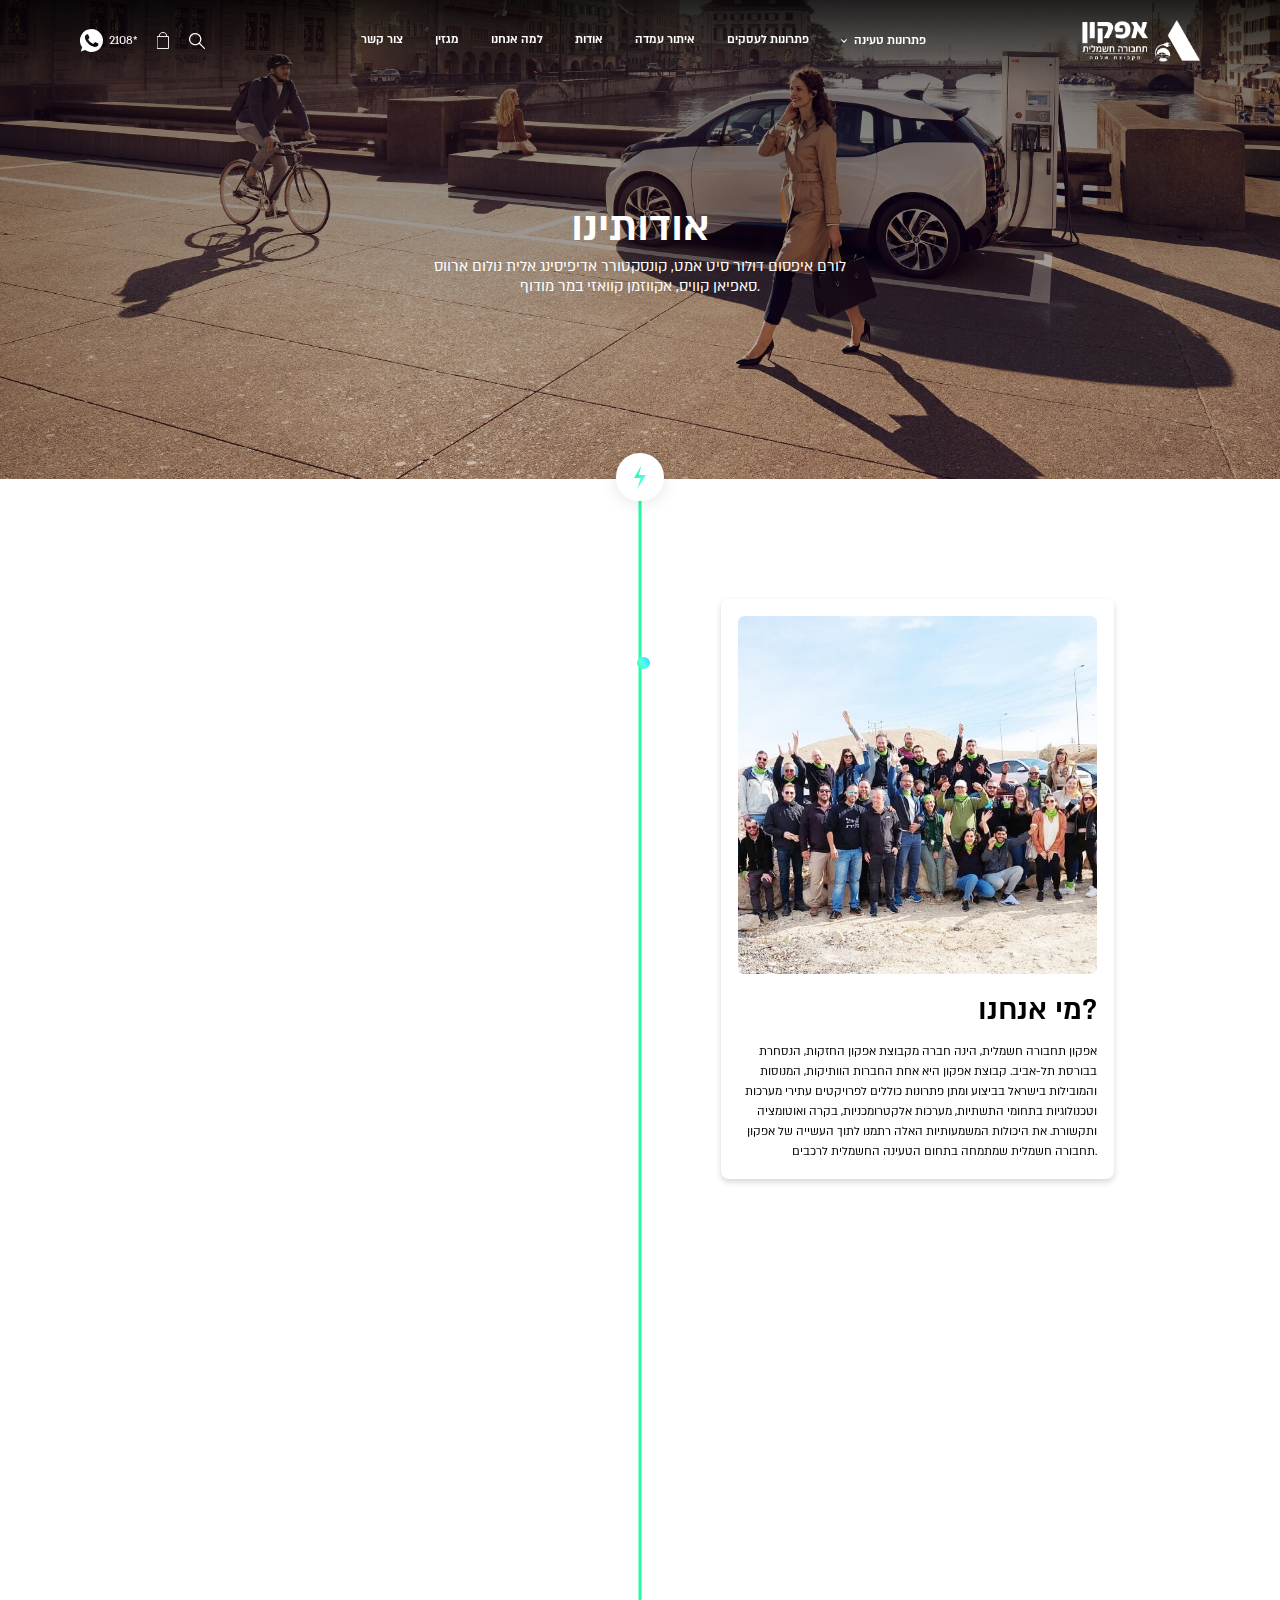
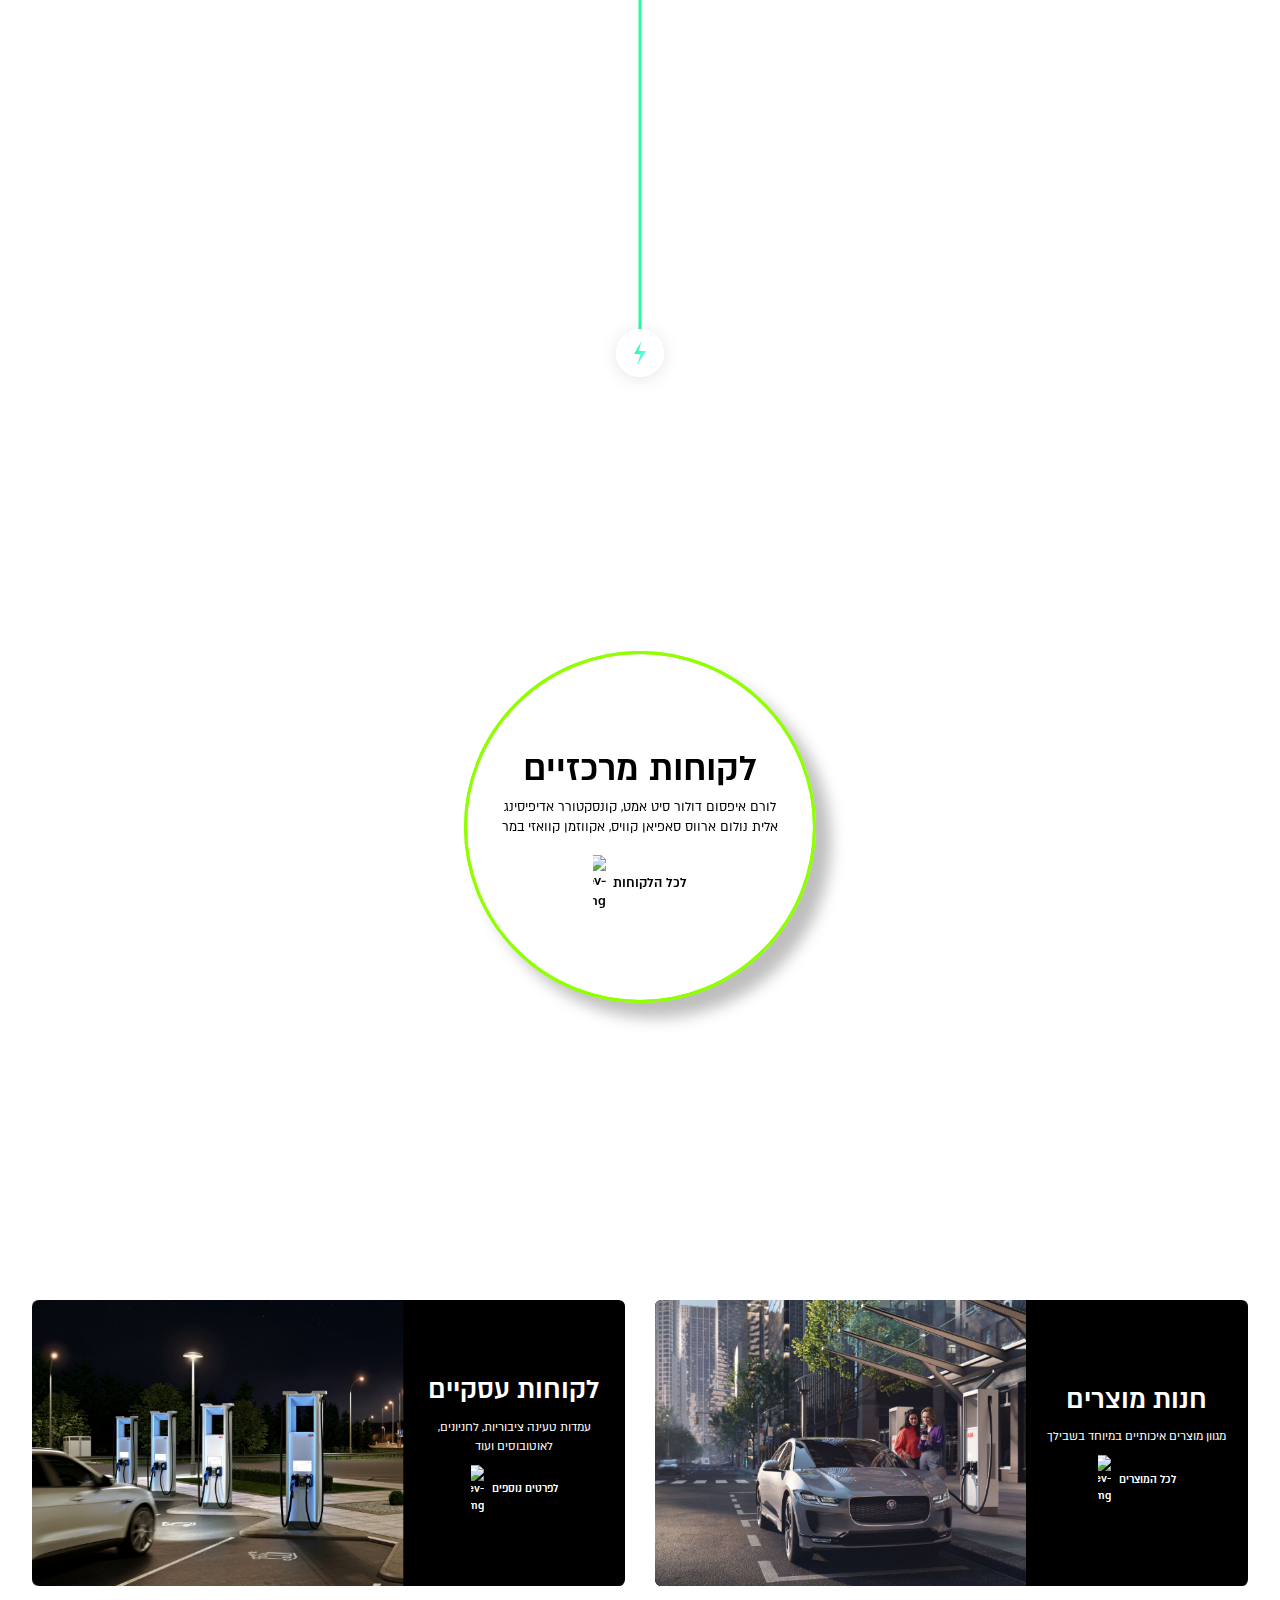
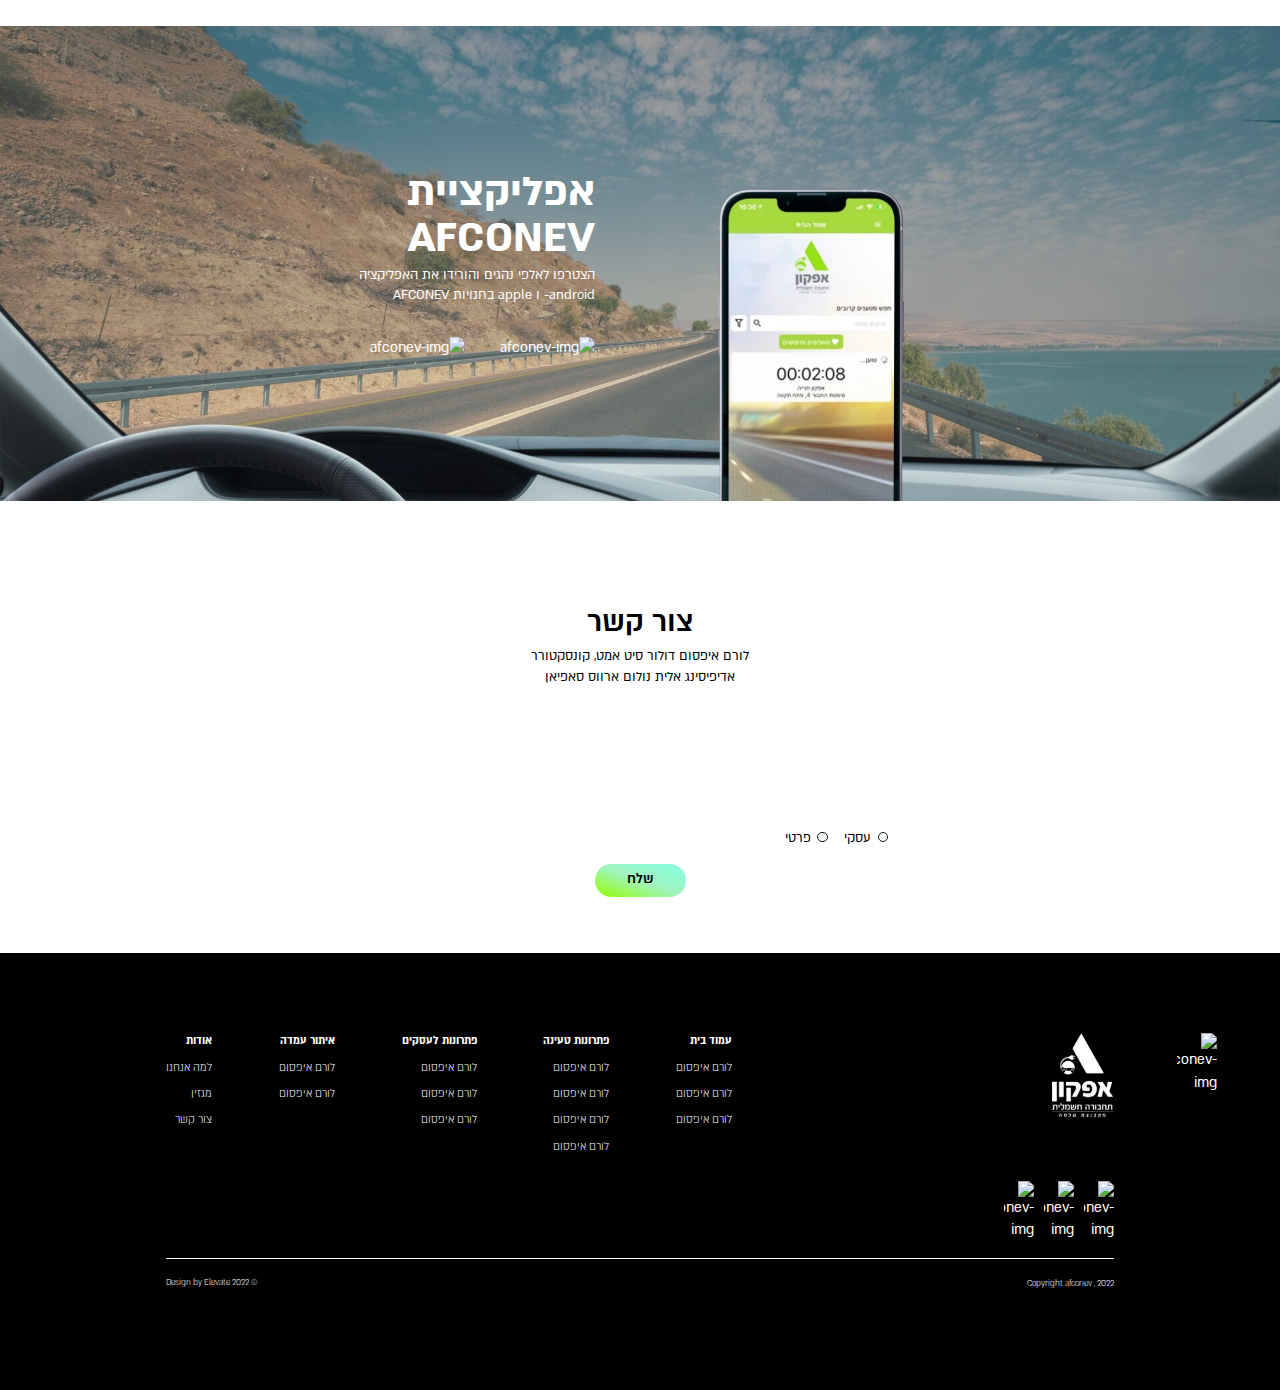
<file: about.html>
<!DOCTYPE html>
<html lang="he-IL" dir="rtl">

<head>
  <!-- Meta -->
  <meta charset="UTF-8">
  <meta name="viewport" content="width=device-width, initial-scale=1.0">
  <meta name="description" content="afconev">
  <title>Afconev</title>

  <!-- Style (Vendor) -->
  <link rel="stylesheet" href="css/swiper-bundle.min.css">
  <link rel="stylesheet" href="css/timeline.css">

  <!-- Style -->
  <link rel="stylesheet" href="css/elevate-framework.css">
  <link rel="stylesheet" href="css/style.css">

  <!-- Favicon -->
  <link rel="icon" href="img/favicon.png">

</head>

<body class="about-page">

  <!-- Header -->
  <div class="header header-shadow">
    <div class="container">
      <!-- Logo -->
      <div class="header-logo">
        <a href="#">
          <img class="lazy icon-white" data-src="img/global/logo-alt-2.png" alt="afconev-img">
          <img class="lazy icon-black" data-src="img/global/logo-alt-col.png" alt="afconev-img">
        </a>
      </div>
      <!-- Links -->
      <div class="header-links">
        <div class="header-search-form d-mobile header-search-icon">
          <a href="#" class="header-search-icon">
            <img src="img/icons/search-black.svg" alt="afconev-img">
          </a>
          <input type="text" class="f-d-20 f-m-32" placeholder="?מה אתה מחפש">
        </div>
        <ul class="f-d-20 f-m-32 medium">
          <!-- Item -->
          <li>
            <!-- Accordion -->
            <div class="accordion">
              <!-- Collapsible -->
              <div class="collapsible">
                <!-- Toggler -->
                <div class="collapse-toggler">
                  <a href="#" class="link link-white">פתרונות טעינה
                    <img class="lazy icon-white" data-src="img/icons/chevron-down-white.svg" alt="afconev-img">
                    <img class="lazy icon-black" data-src="img/icons/chevron-down-black.svg" alt="afconev-img">
                  </a>
                </div>
                <!-- Collapse -->
                <div class="collapse">
                  <div>
                    <div class="icons">
                      <!-- Icon -->
                      <div class="icon">
                        <a href="#">
                          <div class="img">
                            <img src="img/global/menu-icon-1.jpg" alt="afconev-img">
                          </div>
                          <p class="f-d-20 f-m-30">טסלה</p>
                        </a>
                      </div>
                      <!-- Icon -->
                      <div class="icon">
                        <a href="#">
                          <div class="img">
                            <img src="img/global/menu-icon-2.jpg" alt="afconev-img">
                          </div>
                          <p class="f-d-20 f-m-30">התקנה בבית
                            פרטי</p>
                        </a>
                      </div>
                      <!-- Icon -->
                      <div class="icon">
                        <a href="#">
                          <div class="img">
                            <img src="img/global/menu-icon-3.jpg" alt="afconev-img">
                          </div>
                          <p class="f-d-20 f-m-30">התקנה בבניין
                            משותף</p>
                        </a>
                      </div>
                      <!-- Icon -->
                      <div class="icon">
                        <a href="#">
                          <div class="img">
                            <img src="img/global/menu-icon-4.jpg" alt="afconev-img">
                          </div>
                          <p class="f-d-20 f-m-30">מטענים</p>
                        </a>
                      </div>
                      <!-- Icon -->
                      <div class="icon">
                        <a href="#">
                          <div class="img">
                            <img src="img/global/menu-icon-5.jpg" alt="afconev-img">
                          </div>
                          <p class="f-d-20 f-m-30">אביזרים</p>
                        </a>
                      </div>
                    </div>
                    <!-- Card -->
                    <div class="card">
                      <a href="#">
                        <div class="text">
                          <h3 class="f-d-25 f-m-45 medium">פתרונות ללקוחות עסקיים</h3>
                          <a href="#" class="link link-white f-d-20 f-m-30 medium">פרטים נוספים <img
                              src="img/icons/arrow-left-white.svg" alt="afconev-img"></a>
                        </div>
                        <div class="img">
                          <img src="img/global/menu-card-img.jpg" alt="afconev-img">
                        </div>
                      </a>
                    </div>
                  </div>
                </div>
              </div>
            </div>
          </li>
          <!-- Item -->
          <li><a href="#" class="link link-white">פתרונות לעסקים</a></li>
          <!-- Item -->
          <li><a href="#" class="link link-white">איתור עמדה</a></li>
          <!-- Item -->
          <li><a href="#" class="link link-white">אודות</a></li>
          <!-- Item -->
          <li><a href="#" class="link link-white">למה אנחנו</a></li>
          <!-- Item -->
          <li><a href="#" class="link link-white">מגזין</a></li>
          <!-- Item -->
          <li><a href="#" class="link link-white">צור קשר</a></li>
        </ul>
      </div>
      <!-- Action -->
      <div class="header-action">
        <!-- Hamburger -->
        <div class="header-hamburger d-mobile">
          <a href="#">
            <img class="lazy icon-white" data-src="img/icons/hamburger.svg" alt="afconev-img">
            <img class="lazy icon-black" data-src="img/icons/hamburger-black.svg" alt="afconev-img">
          </a>
        </div>
        <!-- Search -->
        <div class="header-search-icon d-desktop">
          <a href="#">
            <img class="lazy icon-white" data-src="img/icons/search.svg" alt="afconev-img">
            <img class="lazy icon-black" data-src="img/icons/search-black.svg" alt="afconev-img">
          </a>
        </div>
        <!-- Cart -->
        <div class="header-cart">
          <a href="#">
            <img class="lazy icon-white" data-src="img/icons/cart.svg" alt="afconev-img">
            <img class="lazy icon-black" data-src="img/icons/cart-black.svg" alt="afconev-img">
          </a>
        </div>
        <!-- Whatsapp -->
        <div class="header-whatsapp">
          <a href="#" class="f-d-20 f-m-30">
            *2108
            <img class="lazy icon-white" data-src="img/icons/wa.svg" alt="afconev-img">
            <img class="lazy icon-black" data-src="img/icons/wa-black.svg" alt="afconev-img">
          </a>
        </div>
      </div>
      <!-- Search -->
      <div class="header-search">
        <!-- Top -->
        <div class="top">
          <!-- Bar -->
          <div class="bar">
            <!-- Close -->
            <div class="close">
              <a href="#"><img class="lazy" data-src="img/icons/close.svg" alt="afconev-img"></a>
            </div>
          </div>
          <!-- Form -->
          <div class="header-search-form">
            <a href="#">
              <img src="img/icons/search-black.svg" alt="afconev-img">
            </a>
            <input type="text" class="f-d-20 f-m-32" placeholder="?מה אתה מחפש">
          </div>
        </div>
        <!-- Bottom -->
        <div class="bottom">
          <h2 class="f-d-25 f-m-40 medium">תוצאות חיפוש</h2>
          <ul>
            <li><a href="#" class="f-d-20 f-m-30">הטענה ביתית טסלה <img class="lazy" data-src="img/icons/chevron-left.svg" alt="afconev-img"></a></li>
            <li><a href="#" class="f-d-20 f-m-30">הטענה ביתית טסלה <img class="lazy" data-src="img/icons/chevron-left.svg" alt="afconev-img"></a></li>
            <li><a href="#" class="f-d-20 f-m-30">הטענה ביתית טסלה <img class="lazy" data-src="img/icons/chevron-left.svg" alt="afconev-img"></a></li>
          </ul>
        </div>
      </div>
    </div>
  </div>

  <!-- Banner -->
  <div class="banner">
    <!-- Slider -->
    <div class="swiper">
      <div class="swiper-wrapper">
        <!-- Slide -->
        <div class="swiper-slide">
          <!-- Img -->
          <div class="img">
            <picture>
              <source media="(min-width:1024px)" srcset="img/about/banner.jpg">
              <img class="lazy" data-src="img/about/banner-mobile.jpg" alt="afconev-img">
            </picture>
          </div>
          <!-- Text -->
          <div class="text">
            <h1 class="f-d-70 f-m-100 medium">
              אודותינו
            </h1>
            <p class="f-d-25 f-m-32"> לורם איפסום דולור סיט אמט, קונסקטורר אדיפיסינג אלית נולום ארווס
              .סאפיאן קוויס, אקווזמן קוואזי במר מודוף</p>
          </div>
        </div>
      </div>
    </div>
  </div>

  <!-- History -->
  <div class="history">
    <div class="container">
      <!-- Timeline -->
      <section class="cd-timeline js-cd-timeline">
        <div class="cd-timeline__container">
          <!-- Block -->
          <div class="cd-timeline__block">
            <!-- Img -->
            <div class="cd-timeline__img cd-timeline__img--picture">
              <img src="img/about/dot.svg" alt="afconev-img">
            </div>
            <!-- Text -->
            <div class="cd-timeline__content text-component">
              <img src="img/about/img-3.jpg" alt="afconev-img">
              <h3 class="f-d-50 f-m-50 medium">?מי אנחנו</h3>
              <p class="f-d-20 f-m-30">אפקון תחבורה חשמלית, הינה חברה מקבוצת אפקון החזקות, הנסחרת 
                בבורסת תל-אביב. קבוצת אפקון היא אחת החברות הוותיקות, המנוסות 
                והמובילות בישראל בביצוע ומתן פתרונות כוללים לפרויקטים עתירי מערכות 
                וטכנולוגיות בתחומי התשתיות, מערכות אלקטרומכניות, בקרה ואוטומציה 
                ותקשורת. את היכולות המשמעותיות האלה רתמנו לתוך העשייה של 
                אפקון .תחבורה חשמלית שמתמחה בתחום הטעינה החשמלית לרכבים</p>
            </div>
          </div>
          <!-- Block -->
          <div class="cd-timeline__block">
            <!-- Img -->
            <div class="cd-timeline__img cd-timeline__img--picture">
              <img src="img/about/dot.svg" alt="afconev-img">
            </div>
            <!-- Text -->
            <div class="cd-timeline__content text-component">
              <img src="img/about/img-4.jpg" alt="afconev-img">
              <h3 class="f-d-50 f-m-50 medium">?מי אנחנו</h3>
              <p class="f-d-20 f-m-30">אפקון תחבורה חשמלית, הינה חברה מקבוצת אפקון החזקות, הנסחרת 
                בבורסת תל-אביב. קבוצת אפקון היא אחת החברות הוותיקות, המנוסות 
                והמובילות בישראל בביצוע ומתן פתרונות כוללים לפרויקטים עתירי מערכות 
                וטכנולוגיות בתחומי התשתיות, מערכות אלקטרומכניות, בקרה ואוטומציה 
                ותקשורת. את היכולות המשמעותיות האלה רתמנו לתוך העשייה של 
                אפקון .תחבורה חשמלית שמתמחה בתחום הטעינה החשמלית לרכבים</p>
            </div>
          </div>
          <!-- Block -->
          <div class="cd-timeline__block">
            <!-- Img -->
            <div class="cd-timeline__img cd-timeline__img--picture">
              <img src="img/about/dot.svg" alt="afconev-img">
            </div>
            <!-- Text -->
            <div class="cd-timeline__content text-component">
              <img src="img/about/img-5.jpg" alt="afconev-img">
              <h3 class="f-d-50 f-m-50 medium">?מי אנחנו</h3>
              <p class="f-d-20 f-m-30">אפקון תחבורה חשמלית, הינה חברה מקבוצת אפקון החזקות, הנסחרת 
                בבורסת תל-אביב. קבוצת אפקון היא אחת החברות הוותיקות, המנוסות 
                והמובילות בישראל בביצוע ומתן פתרונות כוללים לפרויקטים עתירי מערכות 
                וטכנולוגיות בתחומי התשתיות, מערכות אלקטרומכניות, בקרה ואוטומציה 
                ותקשורת. את היכולות המשמעותיות האלה רתמנו לתוך העשייה של 
                אפקון .תחבורה חשמלית שמתמחה בתחום הטעינה החשמלית לרכבים</p>
            </div>
          </div>
        </div>
      </section>
      <!-- Lightning -->
      <div class="lightning">
        <img src="img/icons/lightning-circled.svg" alt="afconev-img">
        <img src="img/icons/lightning-circled.svg" alt="afconev-img">
      </div>
    </div>
  </div>

  <!-- Customers -->
  <div class="customers">
    <div class="container">
      <!-- Circle -->
      <div class="circle pulse-animation">
        <div class="text">
          <h2 class="f-d-60 f-m-50 medium">לקוחות מרכזיים</h2>
          <p class="f-d-22 f-m-30 d-desktop">לורם איפסום דולור סיט אמט, קונסקטורר אדיפיסינג אלית נולום ארווס סאפיאן קוויס, אקווזמן קוואזי במר</p>
          <p class="f-d-22 f-m-30 d-mobile">לורם איפסום דולור סיט אמט, קונסקטורר אדיפיסינג . </p>
          <a href="#" class="link f-d-22 f-m-30 medium">לכל הלקוחות <img class="lazy" data-src="img/icons/arrow-left.svg" alt="afconev-img"></a>
        </div>
      </div>
      <!-- Elements -->
      <div class="elements">
        <ul>
          <li><img class="lazy" data-src="img/home/customers-1.png" alt="afconev-img"></li>
          <li><img class="lazy" data-src="img/home/customers-2.png" alt="afconev-img"></li>
          <li><img class="lazy" data-src="img/home/customers-3.png" alt="afconev-img"></li>
          <li><img class="lazy" data-src="img/home/customers-4.png" alt="afconev-img"></li>
          <li><img class="lazy" data-src="img/home/customers-5.png" alt="afconev-img"></li>
          <li><img class="lazy" data-src="img/home/customers-6.png" alt="afconev-img"></li>
          <li><img class="lazy" data-src="img/home/customers-7.png" alt="afconev-img"></li>
          <li><img class="lazy" data-src="img/home/customers-8.png" alt="afconev-img"></li>
          <li><img class="lazy" data-src="img/home/customers-9.png" alt="afconev-img"></li>
          <li><img class="lazy" data-src="img/home/customers-10.png" alt="afconev-img"></li>
          <li><img class="lazy" data-src="img/home/customers-11.png" alt="afconev-img"></li>
        </ul>
      </div>
    </div>
  </div>

  <!-- Cards Banner -->
  <div class="cards-banner">
    <div class="cards">
      <!-- Card -->
      <div class="card">
        <div class="text">
          <h3 class="f-d-45 f-m-50 medium">חנות מוצרים</h3>
          <p class="f-d-20 f-m-30">מגוון מוצרים איכותיים במיוחד בשבילך </p>
          <a href="#" class="link link-white f-d-18 f-m-30 medium">לכל המוצרים <img class="lazy" data-src="img/icons/arrow-left-white.svg" alt="afconev-img"></a>
        </div>
        <div class="img">
          <img src="img/about/img-1.jpg" alt="afconev-img">
        </div>
      </div>
      <!-- Card -->
      <div class="card">
        <div class="text">
          <h3 class="f-d-45 f-m-50 medium">לקוחות עסקיים</h3>
          <p class="f-d-20 f-m-30">עמדות טעינה ציבוריות, לחניונים, לאוטובוסים ועוד</p>
          <a href="#" class="link link-white f-d-18 f-m-30 medium">לפרטים נוספים <img class="lazy" data-src="img/icons/arrow-left-white.svg" alt="afconev-img"></a>
        </div>
        <div class="img">
          <img src="img/about/img-2.jpg" alt="afconev-img">
        </div>
      </div>
    </div>
  </div>

  <!-- App Banner -->
  <div class="app-banner">
    <div class="img">
      <picture>
        <source media="(min-width:1024px)" srcset="img/global/app-banner.jpg">
        <img class="lazy" data-src="img/global/app-banner-mobile.jpg" alt="afconev-img">
      </picture>
    </div>
    <div class="text">
      <h2 class="f-d-70 f-m-50">אפליקציית
        AFCONEV</h2>
      <p class="f-d-22 f-m-30"> הצטרפו לאלפי נהגים והורידו את האפליקציה
        android- ו apple בחנויות AFCONEV</p>
      <div class="imgs">
        <a href="#"><img class="lazy" data-src="img/global/google-play.png" alt="afconev-img"></a>
        <a href="#"><img class="lazy" data-src="img/global/app-store.png" alt="afconev-img"></a>
      </div>
    </div>
  </div>

  <!-- Contact Form -->
  <div class="contact-form">
    <div class="container">
      <div class="heading">
        <h2 class="f-d-50 f-m-70 medium">צור קשר</h2>
        <p class="f-d-22 f-m-30"> לורם איפסום דולור סיט אמט, קונסקטורר אדיפיסינג אלית נולום ארווס סאפיאן</p>
      </div>
      <form>
        <input type="text" class="input-primary f-d-18 f-m-30" placeholder="שם מלא">
        <input type="text" class="input-primary f-d-18 f-m-30" placeholder="אימייל">
        <input type="text" class="input-primary f-d-18 f-m-30" placeholder="טלפון">
        <select class="select-primary f-d-18 f-m-30">
          <option value="1">נושא הפנייה</option>
          <option value="1">נושא הפנייה</option>
          <option value="1">נושא הפנייה</option>
        </select>
        <input type="text" class="input-primary f-d-18 f-m-30" placeholder="הערות">
      </form>
      <div class="checkboxes">
        <!-- Checkbox -->
        <div class="form-group checkbox">
          <input type="checkbox" id="checkbox-1">
          <label for="checkbox-1" class="f-d-22 f-m-30">
            עסקי
          </label>
        </div>
        <!-- Checkbox -->
        <div class="form-group checkbox">
          <input type="checkbox" id="checkbox-1">
          <label for="checkbox-1" class="f-d-22 f-m-30">
            פרטי
          </label>
        </div>
      </div>
      <div class="contact-form-btn">
        <a href="#" class="btn btn-primary"><span>שלח</span></a>
      </div>
    </div>
  </div>

  <!-- Footer -->
  <div class="footer">
    <div class="container">
      <!-- Top -->
      <div class="footer-top">
        <!-- Logo -->
        <div class="footer-logo">
          <picture>
            <source media="(min-width:1024px)" srcset="img/global/logo.png">
            <img class="lazy" data-src="img/global/logo-alt.png" alt="afconev-img">
          </picture>
        </div>
        <!-- Links -->
        <div class="footer-links">
          <ul class="f-d-18 f-m-30">
            <!-- Item -->
            <li>
              <p><a href="#" class="link link-white bold">עמוד בית</a></p>
              <p><a href="#" class="link link-white light">לורם איפסום</a></p>
              <p><a href="#" class="link link-white light">לורם איפסום</a></p>
              <p><a href="#" class="link link-white light">לורם איפסום</a></p>
            </li>
            <!-- Item -->
            <li>
              <p><a href="#" class="link link-white bold">פתרונות טעינה</a></p>
              <p><a href="#" class="link link-white light">לורם איפסום</a></p>
              <p><a href="#" class="link link-white light">לורם איפסום</a></p>
              <p><a href="#" class="link link-white light">לורם איפסום</a></p>
              <p><a href="#" class="link link-white light">לורם איפסום</a></p>
            </li>
            <!-- Item -->
            <li>
              <p><a href="#" class="link link-white bold">פתרונות לעסקים</a></p>
              <p><a href="#" class="link link-white light">לורם איפסום</a></p>
              <p><a href="#" class="link link-white light">לורם איפסום</a></p>
              <p><a href="#" class="link link-white light">לורם איפסום</a></p>
            </li>
            <!-- Item -->
            <li>
              <p><a href="#" class="link link-white bold">איתור עמדה</a></p>
              <p><a href="#" class="link link-white light">לורם איפסום</a></p>
              <p><a href="#" class="link link-white light">לורם איפסום</a></p>
            </li>
            <!-- Item -->
            <li>
              <p><a href="#" class="link link-white bold">אודות</a></p>
              <p><a href="#" class="link link-white light">למה אנחנו</a></p>
              <p><a href="#" class="link link-white light">מגזין</a></p>
              <p><a href="#" class="link link-white light">צור קשר</a></p>
            </li>
          </ul>
        </div>
        <div class="social">
          <ul>
            <li><a href="#"><img class="lazy" data-src="img/icons/wa-white-circle.svg" alt="afconev-img"></a></li>
            <li><a href="#"><img class="lazy" data-src="img/icons/fb-white-circle.svg" alt="afconev-img"></a></li>
            <li><a href="#"><img class="lazy" data-src="img/icons/tw-white-circle.svg" alt="afconev-img"></a></li>
          </ul>
        </div>
      </div>
      <!-- Bottom -->
      <div class="footer-bottom">
        <p class="f-d-14 f-m-24 light">Copyright afconev , 2022</p>
        <a href="https://portfolio.elevate.co.il/" target="_blank" class="link link-white f-d-14 f-m-24 light">© 2022
          Design by Elevate</a>
      </div>
    </div>
    <a href="#" class="back-to-top"><img class="lazy" data-src="img/icons/arrow-up-circle.png" alt="afconev-img"></a>
  </div>

  <!-- Script (Vendor) -->
  <script src="js/swiper-bundle.min.js"></script>
  <script src="js/gsap.min.js"></script>
  <script src="js/ScrollTrigger.min.js"></script>
  <script src="js/timeline.js"></script>

  <!-- Script -->
  <script src="js/elevate-framework.js"></script>
  <script src="js/app.js"></script>

  <!-- Lazy Loading -->
  <script src="js/lazyload.min.js"></script>
  <script>
    (function () {
      ll = new LazyLoad({});
    })();
  </script>

</body>

</html>
</file>
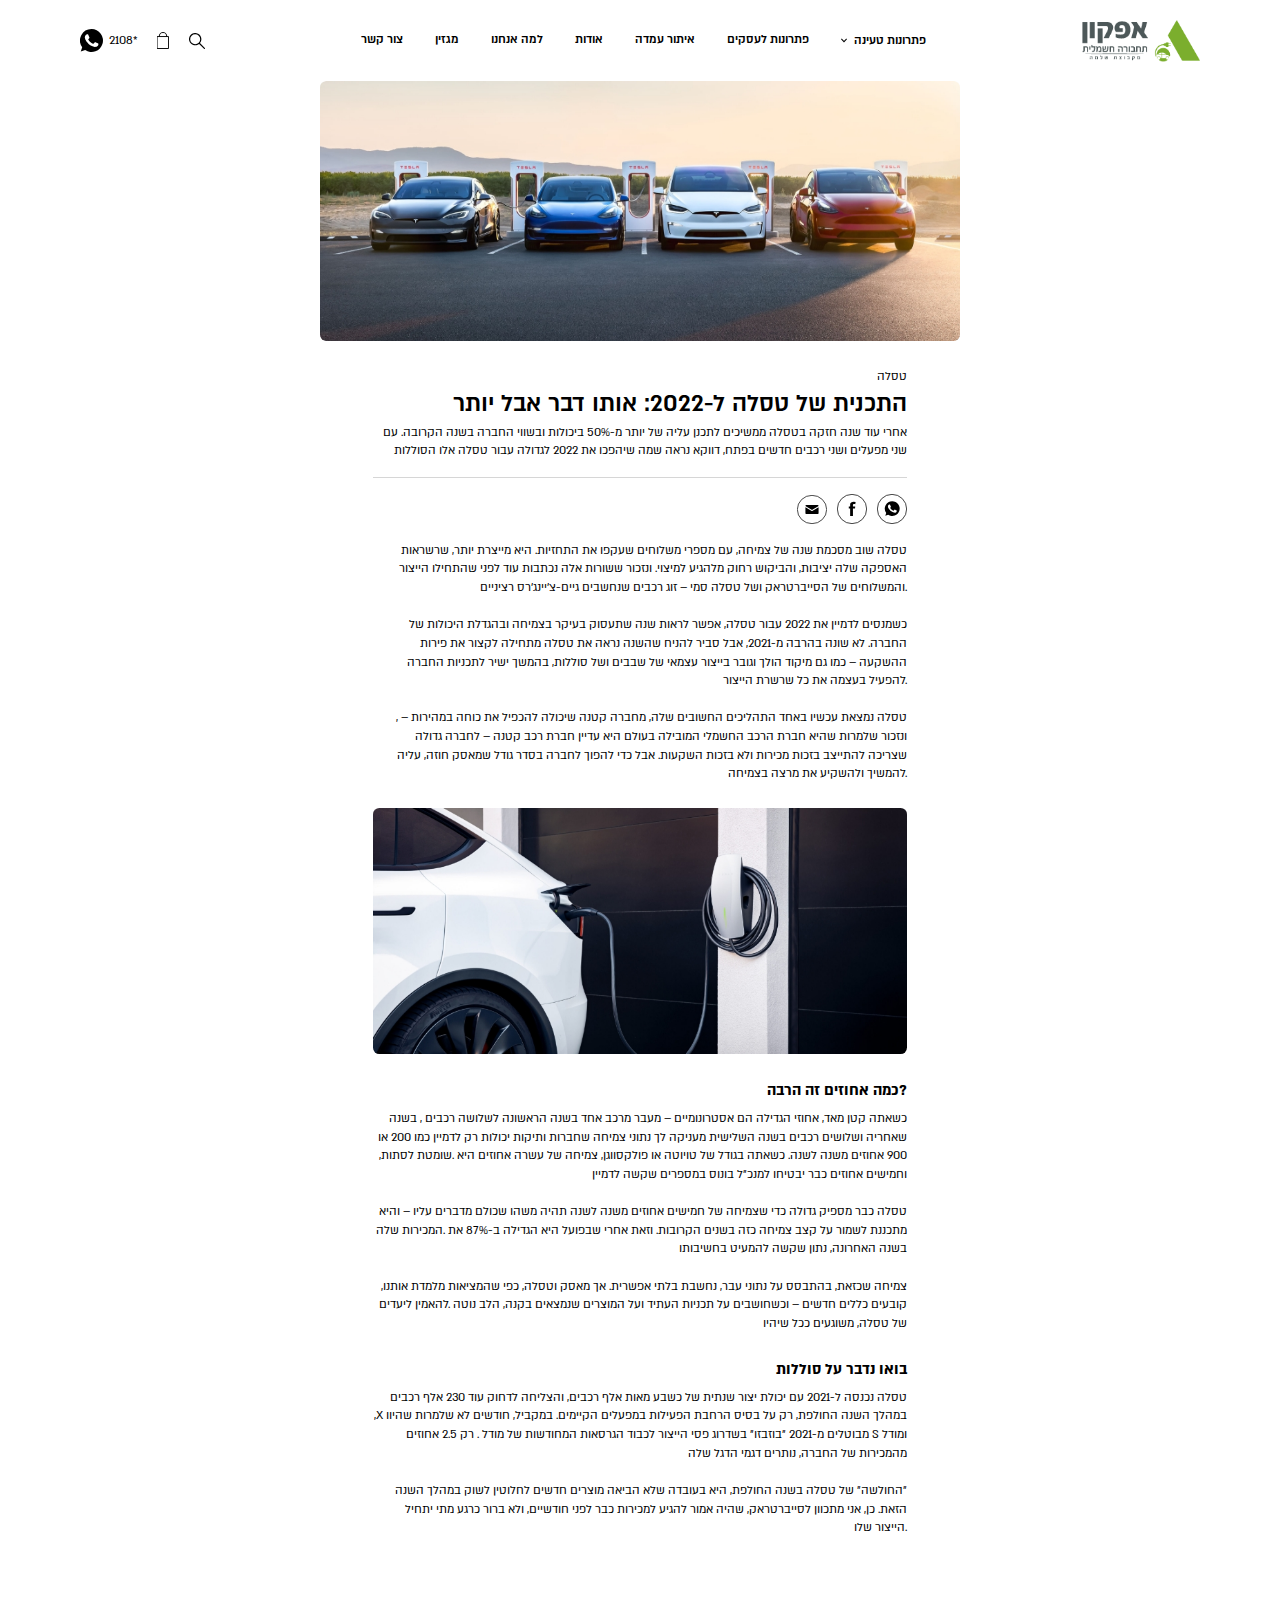
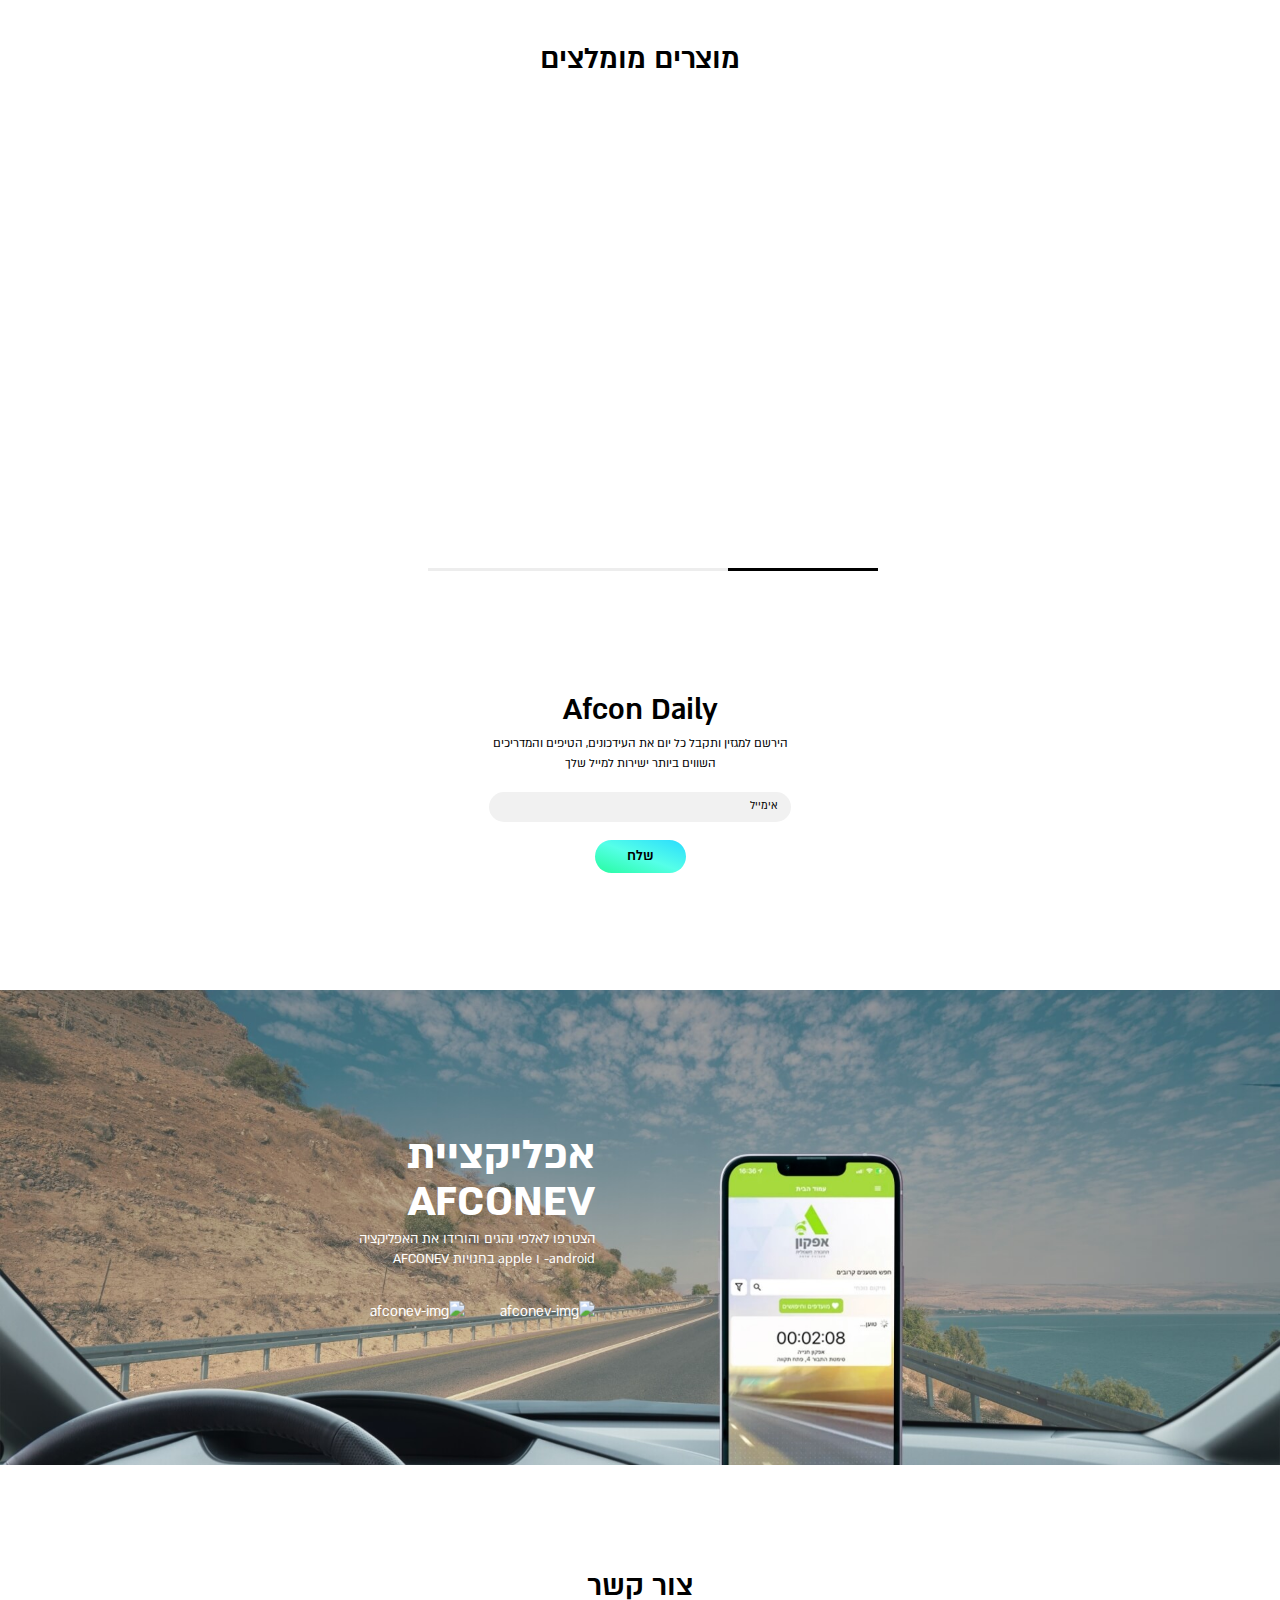
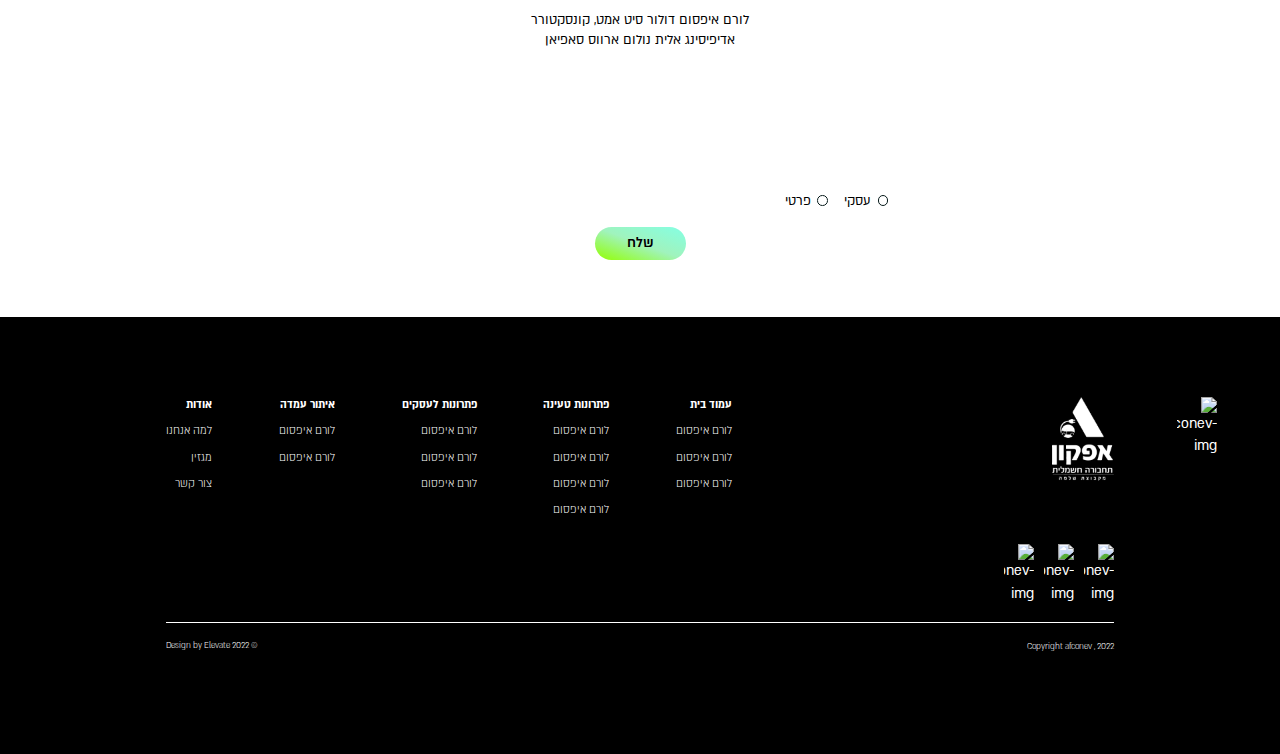
<file: blog-post.html>
<!DOCTYPE html>
<html lang="he-IL" dir="rtl">

<head>
  <!-- Meta -->
  <meta charset="UTF-8">
  <meta name="viewport" content="width=device-width, initial-scale=1.0">
  <meta name="description" content="afconev">
  <title>Afconev</title>

  <!-- Style (Vendor) -->
  <link rel="stylesheet" href="css/swiper-bundle.min.css">

  <!-- Style -->
  <link rel="stylesheet" href="css/elevate-framework.css">
  <link rel="stylesheet" href="css/style.css">

  <!-- Favicon -->
  <link rel="icon" href="img/favicon.png">

</head>

<body class="blog-post-page">

  <!-- Header -->
  <div class="header header-always-white">
    <div class="container">
      <!-- Logo -->
      <div class="header-logo">
        <a href="#">
          <img class="lazy icon-white" data-src="img/global/logo-alt-2.png" alt="afconev-img">
          <img class="lazy icon-black" data-src="img/global/logo-alt-col.png" alt="afconev-img">
        </a>
      </div>
      <!-- Links -->
      <div class="header-links">
        <div class="header-search-form d-mobile header-search-icon">
          <a href="#" class="header-search-icon">
            <img src="img/icons/search-black.svg" alt="afconev-img">
          </a>
          <input type="text" class="f-d-20 f-m-32" placeholder="?מה אתה מחפש">
        </div>
        <ul class="f-d-20 f-m-32 medium">
          <!-- Item -->
          <li>
            <!-- Accordion -->
            <div class="accordion">
              <!-- Collapsible -->
              <div class="collapsible">
                <!-- Toggler -->
                <div class="collapse-toggler">
                  <a href="#" class="link link-white">פתרונות טעינה
                    <img class="lazy icon-white" data-src="img/icons/chevron-down-white.svg" alt="afconev-img">
                    <img class="lazy icon-black" data-src="img/icons/chevron-down-black.svg" alt="afconev-img">
                  </a>
                </div>
                <!-- Collapse -->
                <div class="collapse">
                  <div>
                    <div class="icons">
                      <!-- Icon -->
                      <div class="icon">
                        <a href="#">
                          <div class="img">
                            <img src="img/global/menu-icon-1.jpg" alt="afconev-img">
                          </div>
                          <p class="f-d-20 f-m-30">טסלה</p>
                        </a>
                      </div>
                      <!-- Icon -->
                      <div class="icon">
                        <a href="#">
                          <div class="img">
                            <img src="img/global/menu-icon-2.jpg" alt="afconev-img">
                          </div>
                          <p class="f-d-20 f-m-30">התקנה בבית
                            פרטי</p>
                        </a>
                      </div>
                      <!-- Icon -->
                      <div class="icon">
                        <a href="#">
                          <div class="img">
                            <img src="img/global/menu-icon-3.jpg" alt="afconev-img">
                          </div>
                          <p class="f-d-20 f-m-30">התקנה בבניין
                            משותף</p>
                        </a>
                      </div>
                      <!-- Icon -->
                      <div class="icon">
                        <a href="#">
                          <div class="img">
                            <img src="img/global/menu-icon-4.jpg" alt="afconev-img">
                          </div>
                          <p class="f-d-20 f-m-30">מטענים</p>
                        </a>
                      </div>
                      <!-- Icon -->
                      <div class="icon">
                        <a href="#">
                          <div class="img">
                            <img src="img/global/menu-icon-5.jpg" alt="afconev-img">
                          </div>
                          <p class="f-d-20 f-m-30">אביזרים</p>
                        </a>
                      </div>
                    </div>
                    <!-- Card -->
                    <div class="card">
                      <a href="#">
                        <div class="text">
                          <h3 class="f-d-25 f-m-45 medium">פתרונות ללקוחות עסקיים</h3>
                          <a href="#" class="link link-white f-d-20 f-m-30 medium">פרטים נוספים <img
                              src="img/icons/arrow-left-white.svg" alt="afconev-img"></a>
                        </div>
                        <div class="img">
                          <img src="img/global/menu-card-img.jpg" alt="afconev-img">
                        </div>
                      </a>
                    </div>
                  </div>
                </div>
              </div>
            </div>
          </li>
          <!-- Item -->
          <li><a href="#" class="link link-white">פתרונות לעסקים</a></li>
          <!-- Item -->
          <li><a href="#" class="link link-white">איתור עמדה</a></li>
          <!-- Item -->
          <li><a href="#" class="link link-white">אודות</a></li>
          <!-- Item -->
          <li><a href="#" class="link link-white">למה אנחנו</a></li>
          <!-- Item -->
          <li><a href="#" class="link link-white">מגזין</a></li>
          <!-- Item -->
          <li><a href="#" class="link link-white">צור קשר</a></li>
        </ul>
      </div>
      <!-- Action -->
      <div class="header-action">
        <!-- Hamburger -->
        <div class="header-hamburger d-mobile">
          <a href="#">
            <img class="lazy icon-white" data-src="img/icons/hamburger.svg" alt="afconev-img">
            <img class="lazy icon-black" data-src="img/icons/hamburger-black.svg" alt="afconev-img">
          </a>
        </div>
        <!-- Search -->
        <div class="header-search-icon d-desktop">
          <a href="#">
            <img class="lazy icon-white" data-src="img/icons/search.svg" alt="afconev-img">
            <img class="lazy icon-black" data-src="img/icons/search-black.svg" alt="afconev-img">
          </a>
        </div>
        <!-- Cart -->
        <div class="header-cart">
          <a href="#">
            <img class="lazy icon-white" data-src="img/icons/cart.svg" alt="afconev-img">
            <img class="lazy icon-black" data-src="img/icons/cart-black.svg" alt="afconev-img">
          </a>
        </div>
        <!-- Whatsapp -->
        <div class="header-whatsapp">
          <a href="#" class="f-d-20 f-m-30">
            *2108
            <img class="lazy icon-white" data-src="img/icons/wa.svg" alt="afconev-img">
            <img class="lazy icon-black" data-src="img/icons/wa-black.svg" alt="afconev-img">
          </a>
        </div>
      </div>
      <!-- Search -->
      <div class="header-search">
        <!-- Top -->
        <div class="top">
          <!-- Bar -->
          <div class="bar">
            <!-- Close -->
            <div class="close">
              <a href="#"><img class="lazy" data-src="img/icons/close.svg" alt="afconev-img"></a>
            </div>
          </div>
          <!-- Form -->
          <div class="header-search-form">
            <a href="#">
              <img src="img/icons/search-black.svg" alt="afconev-img">
            </a>
            <input type="text" class="f-d-20 f-m-32" placeholder="?מה אתה מחפש">
          </div>
        </div>
        <!-- Bottom -->
        <div class="bottom">
          <h2 class="f-d-25 f-m-40 medium">תוצאות חיפוש</h2>
          <ul>
            <li><a href="#" class="f-d-20 f-m-30">הטענה ביתית טסלה <img class="lazy"
                  data-src="img/icons/chevron-left.svg" alt="afconev-img"></a></li>
            <li><a href="#" class="f-d-20 f-m-30">הטענה ביתית טסלה <img class="lazy"
                  data-src="img/icons/chevron-left.svg" alt="afconev-img"></a></li>
            <li><a href="#" class="f-d-20 f-m-30">הטענה ביתית טסלה <img class="lazy"
                  data-src="img/icons/chevron-left.svg" alt="afconev-img"></a></li>
          </ul>
        </div>
      </div>
    </div>
  </div>

  <!-- Blog Post -->
  <div class="blog-post">
    <div class="container">
      <div class="featured-img">
        <img class="lazy" data-src="img/blog-post/img-1.jpg" alt="afconev-img">
      </div>
      <div class="text">
        <!-- Heading -->
        <div class="heading">
          <p class="f-d-20 f-m-26">טסלה</p>
          <h1 class="f-d-40 f-m-60 medium">התכנית של טסלה ל-2022: אותו דבר אבל יותר</h1>
          <p class="f-d-20 f-m-30"> אחרי עוד שנה חזקה בטסלה ממשיכים לתכנן עליה של יותר מ-50% ביכולות ובשווי החברה בשנה
            הקרובה. עם
            שני מפעלים ושני רכבים חדשים בפתח, דווקא נראה שמה שיהפכו את 2022 לגדולה עבור טסלה אלו הסוללות
          </p>
        </div>
        <!-- Social -->
        <div class="social">
          <ul>
            <li><a href="#"><img class="lazy" data-src="img/icons/wa-black-circle.svg" alt="afconev-img"></a></li>
            <li><a href="#"><img class="lazy" data-src="img/icons/fb-black-circle.svg" alt="afconev-img"></a></li>
            <li><a href="#"><img class="lazy" data-src="img/icons/email-black-circle.svg" alt="afconev-img"></a></li>
          </ul>
        </div>
        <!-- Content -->
        <div class="content">
          <p class="f-d-20 f-m-30"> טסלה שוב מסכמת שנה של צמיחה, עם מספרי משלוחים שעקפו את התחזיות. היא מייצרת יותר,
            שרשראות
            האספקה שלה יציבות, והביקוש רחוק מלהגיע למיצוי. ונזכור ששורות אלה נכתבות עוד לפני שהתחילו הייצור
            .והמשלוחים של הסייברטראק ושל טסלה סמי – זוג רכבים שנחשבים גיים-צ׳יינג׳רס רציניים
            <br><br>
            כשמנסים לדמיין את 2022 עבור טסלה, אפשר לראות שנה שתעסוק בעיקר בצמיחה ובהגדלת היכולות של
            החברה. לא שונה בהרבה מ-2021, אבל סביר להניח שהשנה נראה את טסלה מתחילה לקצור את פירות
            ההשקעה – כמו גם מיקוד הולך וגובר בייצור עצמאי של שבבים ושל סוללות, בהמשך ישיר לתכניות החברה
            .להפעיל בעצמה את כל שרשרת הייצור
            <br><br>
            טסלה נמצאת עכשיו באחד התהליכים החשובים שלה, מחברה קטנה שיכולה להכפיל את כוחה במהירות –
            , ונזכור שלמרות שהיא חברת הרכב החשמלי המובילה בעולם היא עדיין חברת רכב קטנה – לחברה גדולה
            שצריכה להתייצב בזכות מכירות ולא בזכות השקעות. אבל כדי להפוך לחברה בסדר גודל שמאסק חוזה, עליה
            .להמשיך ולהשקיע את מרצה בצמיחה</p>
          <div class="img">
            <img class="lazy" data-src="img/blog-post/img-2.jpg" alt="afconev-img">
          </div>
          <h3 class="f-d-25 f-m-45">?כמה אחוזים זה הרבה</h3>
          <p class="f-d-20 f-m-30">
            כשאתה קטן מאד, אחוזי הגדילה הם אסטרונומיים – מעבר מרכב אחד בשנה הראשונה לשלושה רכבים
            , בשנה שאחריה ושלושים רכבים בשנה השלישית מעניקה לך נתוני צמיחה שחברות ותיקות יכולות רק לדמיין
            כמו 200 או 900 אחוזים משנה לשנה. כשאתה בגודל של טויוטה או פולקסווגן, צמיחה של עשרה אחוזים היא
            .שומטת לסתות, וחמישים אחוזים כבר יבטיחו למנכ״ל בונוס במספרים שקשה לדמיין
            <br><br>
            טסלה כבר מספיק גדולה כדי שצמיחה של חמישים אחוזים משנה לשנה תהיה משהו שכולם מדברים עליו –
            והיא מתכננת לשמור על קצב צמיחה כזה בשנים הקרובות. וזאת אחרי שבפועל היא הגדילה ב-87% את
            .המכירות שלה בשנה האחרונה, נתון שקשה להמעיט בחשיבותו
            <br><br>
            צמיחה שכזאת, בהתבסס על נתוני עבר, נחשבת בלתי אפשרית. אך מאסק וטסלה, כפי שהמציאות מלמדת
            אותנו, קובעים כללים חדשים – וכשחושבים על תכניות העתיד ועל המוצרים שנמצאים בקנה, הלב נוטה
            .להאמין ליעדים של טסלה, משוגעים ככל שיהיו
          </p>
          <h3 class="f-d-25 f-m-45">בואו נדבר על סוללות</h3>
          <p class="f-d-20 f-m-30">
            טסלה נכנסה ל-2021 עם יכולת יצור שנתית של כשבע מאות אלף רכבים, והצליחה לדחוק עוד 230 אלף
            רכבים במהלך השנה החולפת, רק על בסיס הרחבת הפעילות במפעלים הקיימים. במקביל, חודשים לא
            שלמרות שהיוו X, ומודל S מבוטלים מ-2021 ״בוזבזו״ בשדרוג פסי הייצור לכבוד הגרסאות המחודשות של מודל
            . רק 2.5 אחוזים מהמכירות של החברה, נותרים דגמי הדגל שלה
            <br><br>
            ״החולשה״ של טסלה בשנה החולפת, היא בעובדה שלא הביאה מוצרים חדשים לחלוטין לשוק במהלך השנה
            הזאת. כן, אני מתכוון לסייברטראק, שהיה אמור להגיע למכירות כבר לפני חודשיים, ולא ברור כרגע מתי יתחיל
            .הייצור שלו
          </p>
        </div>
      </div>
    </div>
  </div>

  <!-- Product Slider 2 -->
  <div class="product-slider-2">
    <!-- Post Slider -->
    <div class="post-slider post-slider-2">
      <div class="container">
        <div class="heading">
          <h2 class="f-d-50 f-m-70 medium">מוצרים מומלצים</h2>
        </div>
        <div class="swiper">
          <div class="swiper-wrapper">
            <!-- Slide -->
            <div class="swiper-slide">
              <div class="product-card">
                <div class="img">
                  <img class="lazy" data-src="img/blog/product.png" alt="afconev-img">
                </div>
                <div class="text">
                  <h3 class="f-d-30 f-m-50">חבילת טסלה לבית פרטי</h3>
                  <p class="f-d-22 f-m-30">
                    <span class="f-d-26 f-m-35 text-green strikethrough">₪4,598</span>
                    ₪4,199
                  </p>
                  <a href="#" class="link f-d-22 f-m-30 medium">לרכישה <img class="lazy"
                      data-src="img/icons/arrow-left.svg" alt="afconev-img"></a>
                </div>
                <div class="discount">
                  <p class="f-d-25 f-m-28">
                    30%
                  </p>
                </div>
              </div>
            </div>
            <!-- Slide -->
            <div class="swiper-slide">
              <div class="product-card">
                <div class="img">
                  <img class="lazy" data-src="img/blog/product.png" alt="afconev-img">
                </div>
                <div class="text">
                  <h3 class="f-d-30 f-m-50">חבילת טסלה לבית פרטי</h3>
                  <p class="f-d-22 f-m-30">
                    <span class="f-d-26 f-m-35 text-green strikethrough">₪4,598</span>
                    ₪4,199
                  </p>
                  <a href="#" class="link f-d-22 f-m-30 medium">לרכישה <img class="lazy"
                      data-src="img/icons/arrow-left.svg" alt="afconev-img"></a>
                </div>
              </div>
            </div>
            <!-- Slide -->
            <div class="swiper-slide">
              <div class="product-card">
                <div class="img">
                  <img class="lazy" data-src="img/blog/product.png" alt="afconev-img">
                </div>
                <div class="text">
                  <h3 class="f-d-30 f-m-50">חבילת טסלה לבית פרטי</h3>
                  <p class="f-d-22 f-m-30">
                    <span class="f-d-26 f-m-35 text-green strikethrough">₪4,598</span>
                    ₪4,199
                  </p>
                  <a href="#" class="link f-d-22 f-m-30 medium">לרכישה <img class="lazy"
                      data-src="img/icons/arrow-left.svg" alt="afconev-img"></a>
                </div>
              </div>
            </div>
            <!-- Slide -->
            <div class="swiper-slide">
              <div class="product-card">
                <div class="img">
                  <img class="lazy" data-src="img/blog/product.png" alt="afconev-img">
                </div>
                <div class="text">
                  <h3 class="f-d-30 f-m-50">חבילת טסלה לבית פרטי</h3>
                  <p class="f-d-22 f-m-30">
                    <span class="f-d-26 f-m-35 text-green strikethrough">₪4,598</span>
                    ₪4,199
                  </p>
                  <a href="#" class="link f-d-22 f-m-30 medium">לרכישה <img class="lazy"
                      data-src="img/icons/arrow-left.svg" alt="afconev-img"></a>
                </div>
              </div>
            </div>
            <!-- Slide -->
            <div class="swiper-slide">
              <div class="product-card">
                <div class="img">
                  <img class="lazy" data-src="img/blog/product.png" alt="afconev-img">
                </div>
                <div class="text">
                  <h3 class="f-d-30 f-m-50">חבילת טסלה לבית פרטי</h3>
                  <p class="f-d-22 f-m-30">
                    <span class="f-d-26 f-m-35 text-green strikethrough">₪4,598</span>
                    ₪4,199
                  </p>
                  <a href="#" class="link f-d-22 f-m-30 medium">לרכישה <img class="lazy"
                      data-src="img/icons/arrow-left.svg" alt="afconev-img"></a>
                </div>
              </div>
            </div>
          </div>
          <div class="swiper-pagination"></div>
        </div>
      </div>
    </div>
  </div>

  <!-- Subscription -->
  <div class="subscription">
    <div class="container">
      <h2 class="f-d-50 f-m-70 medium">Afcon Daily</h2>
      <p class="f-d-20 f-m-30">הירשם למגזין ותקבל כל יום את העידכונים, הטיפים והמדריכים
        השווים ביותר ישירות למייל שלך</p>
      <input type="text" placeholder="אימייל" class="f-d-18 f-m-30">
      <a href="#" class="btn btn-secondary"><span>שלח</span></a>
    </div>
  </div>

  <!-- App Banner -->
  <div class="app-banner">
    <div class="img">
      <picture>
        <source media="(min-width:1024px)" srcset="img/global/app-banner.jpg">
        <img class="lazy" data-src="img/global/app-banner-mobile.jpg" alt="afconev-img">
      </picture>
    </div>
    <div class="text">
      <h2 class="f-d-70 f-m-50">אפליקציית
        AFCONEV</h2>
      <p class="f-d-22 f-m-30"> הצטרפו לאלפי נהגים והורידו את האפליקציה
        android- ו apple בחנויות AFCONEV</p>
      <div class="imgs">
        <a href="#"><img class="lazy" data-src="img/global/google-play.png" alt="afconev-img"></a>
        <a href="#"><img class="lazy" data-src="img/global/app-store.png" alt="afconev-img"></a>
      </div>
    </div>
  </div>

  <!-- Contact Form -->
  <div class="contact-form">
    <div class="container">
      <div class="heading">
        <h2 class="f-d-50 f-m-70 medium">צור קשר</h2>
        <p class="f-d-22 f-m-30"> לורם איפסום דולור סיט אמט, קונסקטורר אדיפיסינג אלית נולום ארווס סאפיאן</p>
      </div>
      <form>
        <input type="text" class="input-primary f-d-18 f-m-30" placeholder="שם מלא">
        <input type="text" class="input-primary f-d-18 f-m-30" placeholder="אימייל">
        <input type="text" class="input-primary f-d-18 f-m-30" placeholder="טלפון">
        <select class="select-primary f-d-18 f-m-30">
          <option value="1">נושא הפנייה</option>
          <option value="1">נושא הפנייה</option>
          <option value="1">נושא הפנייה</option>
        </select>
        <input type="text" class="input-primary f-d-18 f-m-30" placeholder="הערות">
      </form>
      <div class="checkboxes">
        <!-- Checkbox -->
        <div class="form-group checkbox">
          <input type="checkbox" id="checkbox-1">
          <label for="checkbox-1" class="f-d-22 f-m-30">
            עסקי
          </label>
        </div>
        <!-- Checkbox -->
        <div class="form-group checkbox">
          <input type="checkbox" id="checkbox-1">
          <label for="checkbox-1" class="f-d-22 f-m-30">
            פרטי
          </label>
        </div>
      </div>
      <div class="contact-form-btn">
        <a href="#" class="btn btn-primary"><span>שלח</span></a>
      </div>
    </div>
  </div>

  <!-- Footer -->
  <div class="footer">
    <div class="container">
      <!-- Top -->
      <div class="footer-top">
        <!-- Logo -->
        <div class="footer-logo">
          <picture>
            <source media="(min-width:1024px)" srcset="img/global/logo.png">
            <img class="lazy" data-src="img/global/logo-alt.png" alt="afconev-img">
          </picture>
        </div>
        <!-- Links -->
        <div class="footer-links">
          <ul class="f-d-18 f-m-30">
            <!-- Item -->
            <li>
              <p><a href="#" class="link link-white bold">עמוד בית</a></p>
              <p><a href="#" class="link link-white light">לורם איפסום</a></p>
              <p><a href="#" class="link link-white light">לורם איפסום</a></p>
              <p><a href="#" class="link link-white light">לורם איפסום</a></p>
            </li>
            <!-- Item -->
            <li>
              <p><a href="#" class="link link-white bold">פתרונות טעינה</a></p>
              <p><a href="#" class="link link-white light">לורם איפסום</a></p>
              <p><a href="#" class="link link-white light">לורם איפסום</a></p>
              <p><a href="#" class="link link-white light">לורם איפסום</a></p>
              <p><a href="#" class="link link-white light">לורם איפסום</a></p>
            </li>
            <!-- Item -->
            <li>
              <p><a href="#" class="link link-white bold">פתרונות לעסקים</a></p>
              <p><a href="#" class="link link-white light">לורם איפסום</a></p>
              <p><a href="#" class="link link-white light">לורם איפסום</a></p>
              <p><a href="#" class="link link-white light">לורם איפסום</a></p>
            </li>
            <!-- Item -->
            <li>
              <p><a href="#" class="link link-white bold">איתור עמדה</a></p>
              <p><a href="#" class="link link-white light">לורם איפסום</a></p>
              <p><a href="#" class="link link-white light">לורם איפסום</a></p>
            </li>
            <!-- Item -->
            <li>
              <p><a href="#" class="link link-white bold">אודות</a></p>
              <p><a href="#" class="link link-white light">למה אנחנו</a></p>
              <p><a href="#" class="link link-white light">מגזין</a></p>
              <p><a href="#" class="link link-white light">צור קשר</a></p>
            </li>
          </ul>
        </div>
        <div class="social">
          <ul>
            <li><a href="#"><img class="lazy" data-src="img/icons/wa-white-circle.svg" alt="afconev-img"></a></li>
            <li><a href="#"><img class="lazy" data-src="img/icons/fb-white-circle.svg" alt="afconev-img"></a></li>
            <li><a href="#"><img class="lazy" data-src="img/icons/tw-white-circle.svg" alt="afconev-img"></a></li>
          </ul>
        </div>
      </div>
      <!-- Bottom -->
      <div class="footer-bottom">
        <p class="f-d-14 f-m-24 light">Copyright afconev , 2022</p>
        <a href="https://portfolio.elevate.co.il/" target="_blank" class="link link-white f-d-14 f-m-24 light">© 2022
          Design by Elevate</a>
      </div>
    </div>
    <a href="#" class="back-to-top"><img class="lazy" data-src="img/icons/arrow-up-circle.png" alt="afconev-img"></a>
  </div>

  <!-- Script (Vendor) -->
  <script src="js/swiper-bundle.min.js"></script>
  <script src="js/gsap.min.js"></script>
  <script src="js/ScrollTrigger.min.js"></script>

  <!-- Script -->
  <script src="js/elevate-framework.js"></script>
  <script src="js/app.js"></script>

  <!-- Lazy Loading -->
  <script src="js/lazyload.min.js"></script>
  <script>
    (function () {
      ll = new LazyLoad({});
    })();
  </script>

</body>

</html>
</file>
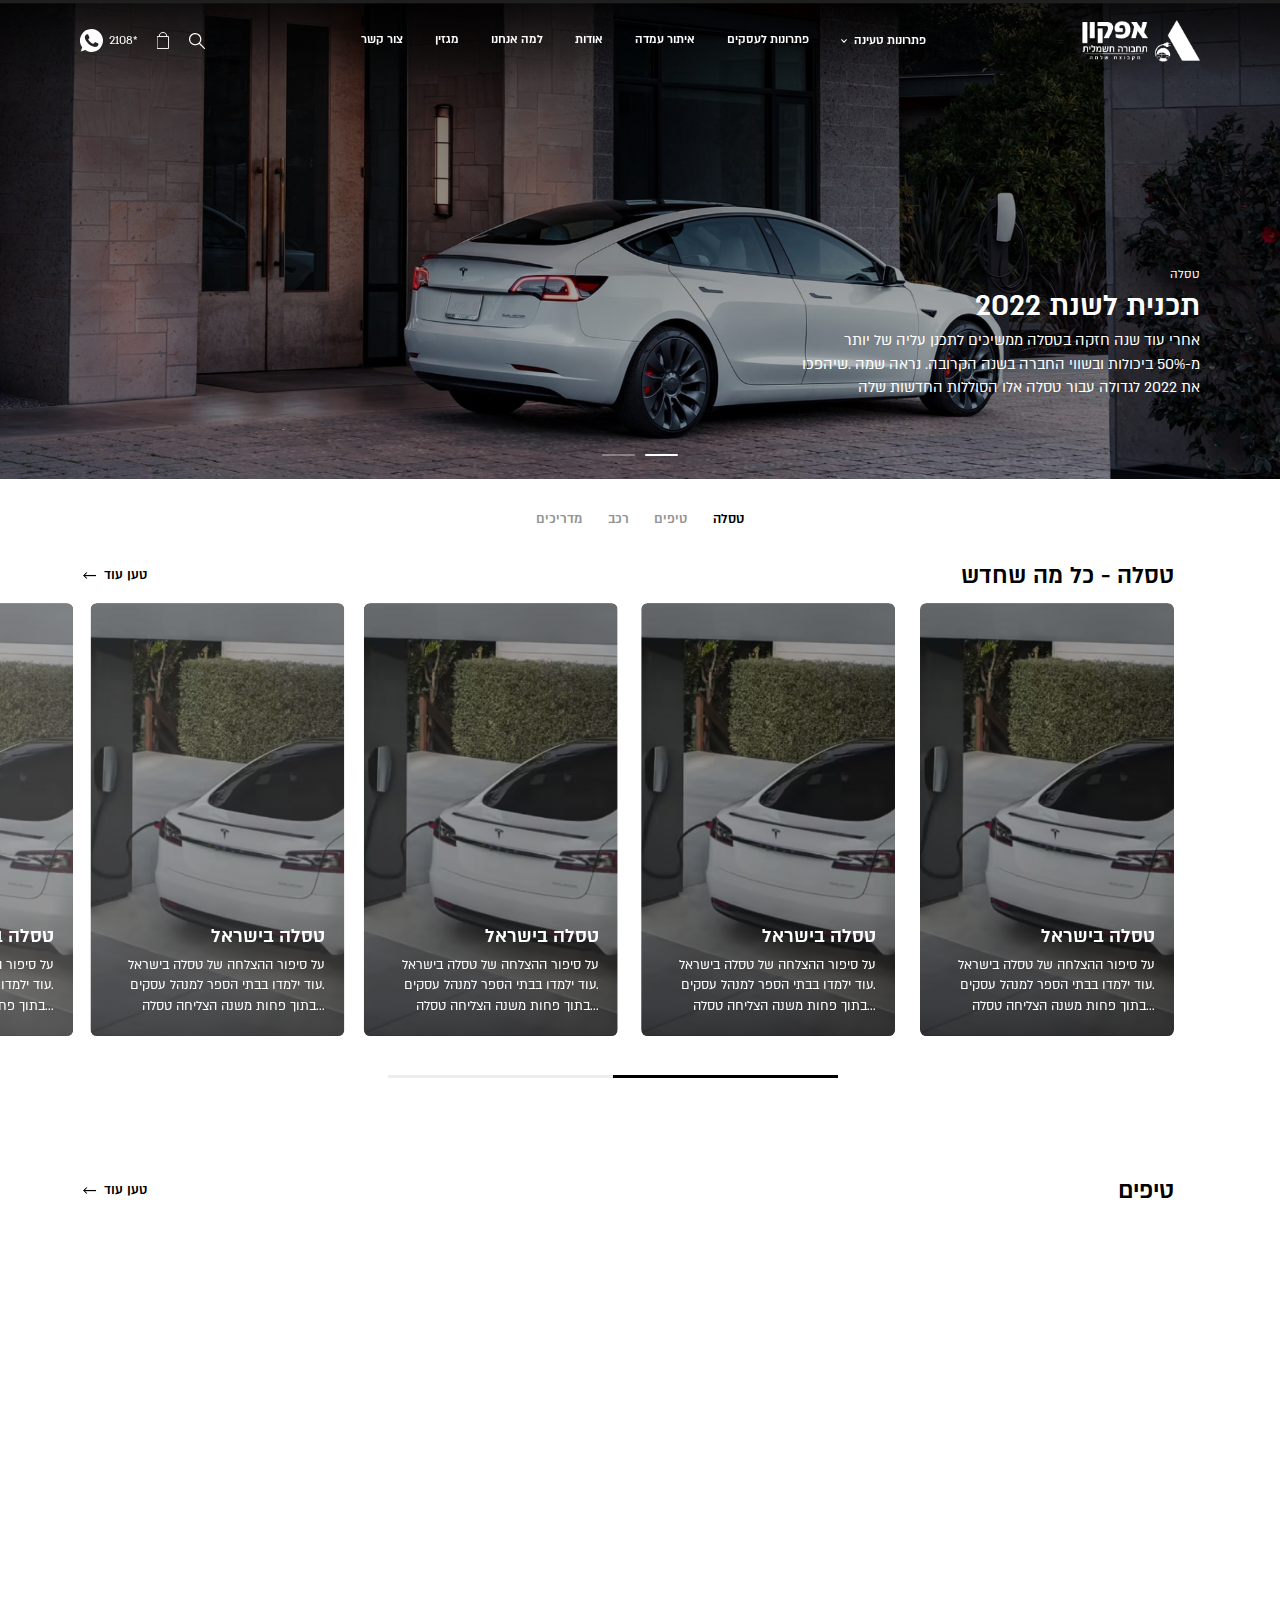
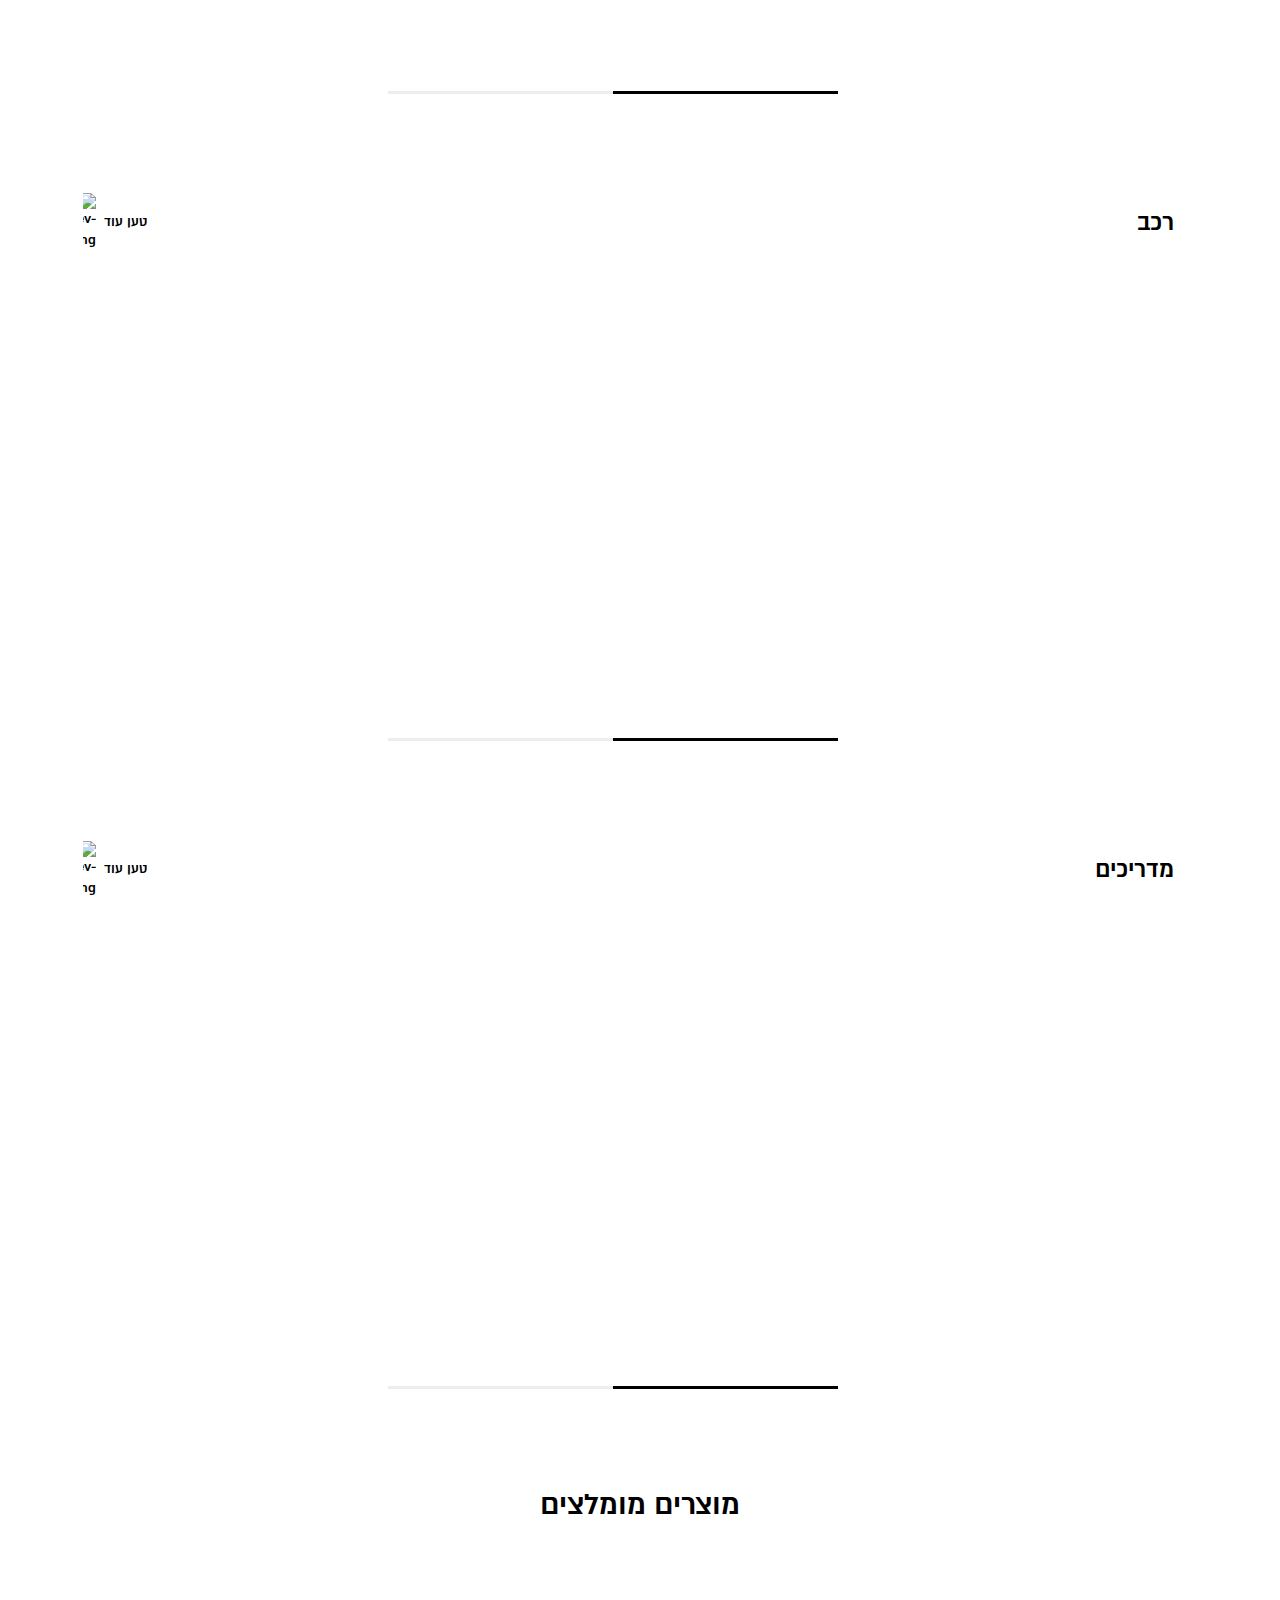
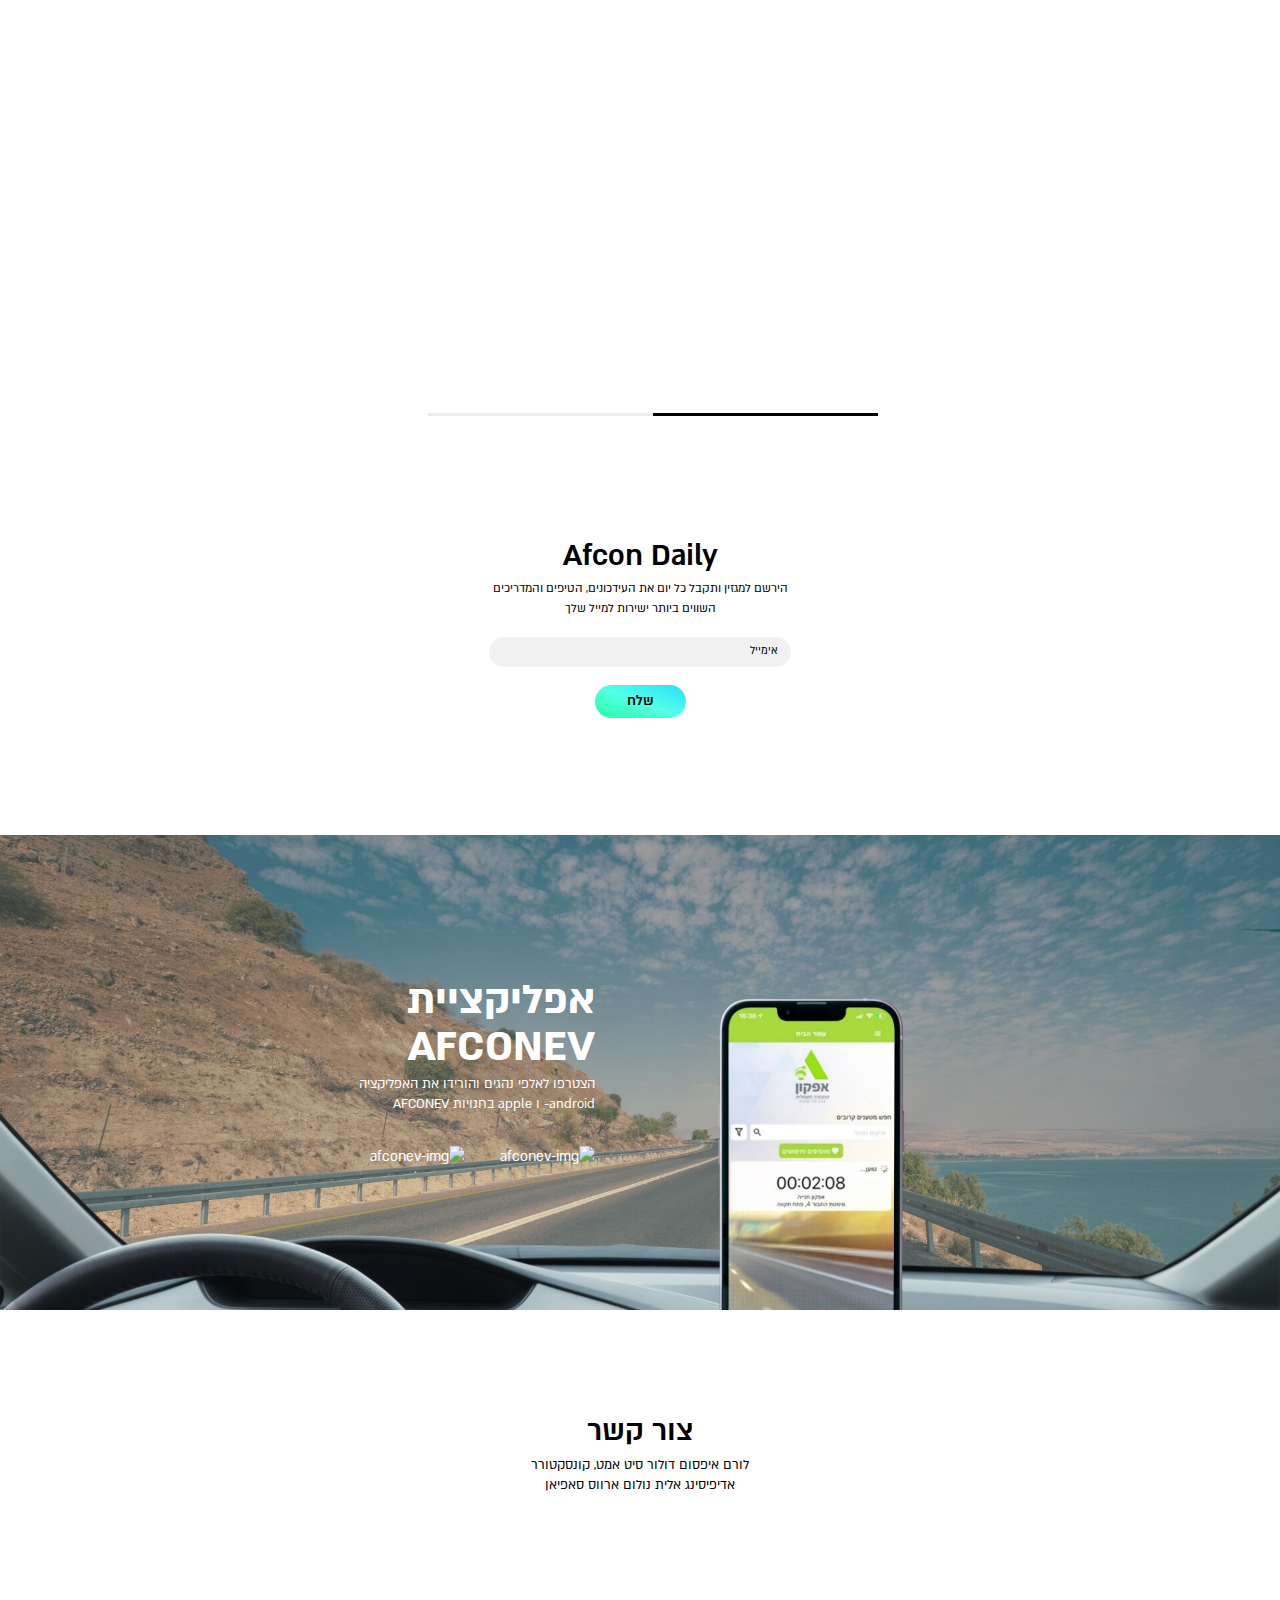
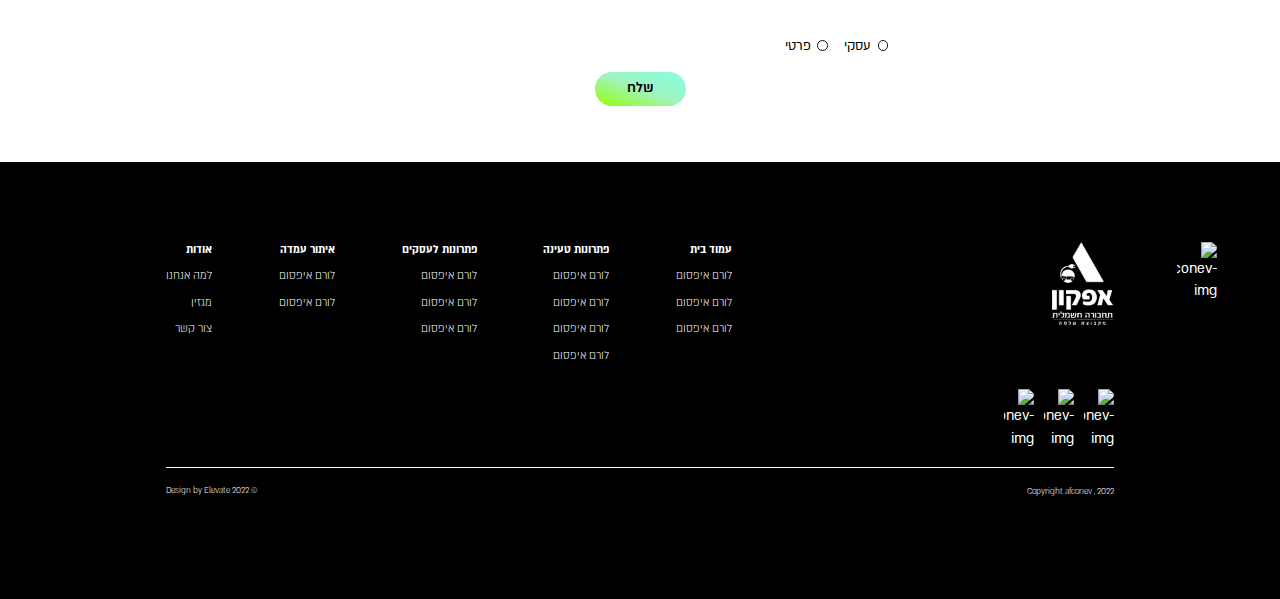
<file: blog.html>
<!DOCTYPE html>
<html lang="he-IL" dir="rtl">

<head>
  <!-- Meta -->
  <meta charset="UTF-8">
  <meta name="viewport" content="width=device-width, initial-scale=1.0">
  <meta name="description" content="afconev">
  <title>Afconev</title>

  <!-- Style (Vendor) -->
  <link rel="stylesheet" href="css/swiper-bundle.min.css">

  <!-- Style -->
  <link rel="stylesheet" href="css/elevate-framework.css">
  <link rel="stylesheet" href="css/style.css">

  <!-- Favicon -->
  <link rel="icon" href="img/favicon.png">

</head>

<body class="blog-page">

  <!-- Header -->
  <div class="header header-shadow">
    <div class="container">
      <!-- Logo -->
      <div class="header-logo">
        <a href="#">
          <img class="lazy icon-white" data-src="img/global/logo-alt-2.png" alt="afconev-img">
          <img class="lazy icon-black" data-src="img/global/logo-alt-col.png" alt="afconev-img">
        </a>
      </div>
      <!-- Links -->
      <div class="header-links">
        <div class="header-search-form d-mobile header-search-icon">
          <a href="#" class="header-search-icon">
            <img src="img/icons/search-black.svg" alt="afconev-img">
          </a>
          <input type="text" class="f-d-20 f-m-32" placeholder="?מה אתה מחפש">
        </div>
        <ul class="f-d-20 f-m-32 medium">
          <!-- Item -->
          <li>
            <!-- Accordion -->
            <div class="accordion">
              <!-- Collapsible -->
              <div class="collapsible">
                <!-- Toggler -->
                <div class="collapse-toggler">
                  <a href="#" class="link link-white">פתרונות טעינה
                    <img class="lazy icon-white" data-src="img/icons/chevron-down-white.svg" alt="afconev-img">
                    <img class="lazy icon-black" data-src="img/icons/chevron-down-black.svg" alt="afconev-img">
                  </a>
                </div>
                <!-- Collapse -->
                <div class="collapse">
                  <div>
                    <div class="icons">
                      <!-- Icon -->
                      <div class="icon">
                        <a href="#">
                          <div class="img">
                            <img src="img/global/menu-icon-1.jpg" alt="afconev-img">
                          </div>
                          <p class="f-d-20 f-m-30">טסלה</p>
                        </a>
                      </div>
                      <!-- Icon -->
                      <div class="icon">
                        <a href="#">
                          <div class="img">
                            <img src="img/global/menu-icon-2.jpg" alt="afconev-img">
                          </div>
                          <p class="f-d-20 f-m-30">התקנה בבית
                            פרטי</p>
                        </a>
                      </div>
                      <!-- Icon -->
                      <div class="icon">
                        <a href="#">
                          <div class="img">
                            <img src="img/global/menu-icon-3.jpg" alt="afconev-img">
                          </div>
                          <p class="f-d-20 f-m-30">התקנה בבניין
                            משותף</p>
                        </a>
                      </div>
                      <!-- Icon -->
                      <div class="icon">
                        <a href="#">
                          <div class="img">
                            <img src="img/global/menu-icon-4.jpg" alt="afconev-img">
                          </div>
                          <p class="f-d-20 f-m-30">מטענים</p>
                        </a>
                      </div>
                      <!-- Icon -->
                      <div class="icon">
                        <a href="#">
                          <div class="img">
                            <img src="img/global/menu-icon-5.jpg" alt="afconev-img">
                          </div>
                          <p class="f-d-20 f-m-30">אביזרים</p>
                        </a>
                      </div>
                    </div>
                    <!-- Card -->
                    <div class="card">
                      <a href="#">
                        <div class="text">
                          <h3 class="f-d-25 f-m-45 medium">פתרונות ללקוחות עסקיים</h3>
                          <a href="#" class="link link-white f-d-20 f-m-30 medium">פרטים נוספים <img
                              src="img/icons/arrow-left-white.svg" alt="afconev-img"></a>
                        </div>
                        <div class="img">
                          <img src="img/global/menu-card-img.jpg" alt="afconev-img">
                        </div>
                      </a>
                    </div>
                  </div>
                </div>
              </div>
            </div>
          </li>
          <!-- Item -->
          <li><a href="#" class="link link-white">פתרונות לעסקים</a></li>
          <!-- Item -->
          <li><a href="#" class="link link-white">איתור עמדה</a></li>
          <!-- Item -->
          <li><a href="#" class="link link-white">אודות</a></li>
          <!-- Item -->
          <li><a href="#" class="link link-white">למה אנחנו</a></li>
          <!-- Item -->
          <li><a href="#" class="link link-white">מגזין</a></li>
          <!-- Item -->
          <li><a href="#" class="link link-white">צור קשר</a></li>
        </ul>
      </div>
      <!-- Action -->
      <div class="header-action">
        <!-- Hamburger -->
        <div class="header-hamburger d-mobile">
          <a href="#">
            <img class="lazy icon-white" data-src="img/icons/hamburger.svg" alt="afconev-img">
            <img class="lazy icon-black" data-src="img/icons/hamburger-black.svg" alt="afconev-img">
          </a>
        </div>
        <!-- Search -->
        <div class="header-search-icon d-desktop">
          <a href="#">
            <img class="lazy icon-white" data-src="img/icons/search.svg" alt="afconev-img">
            <img class="lazy icon-black" data-src="img/icons/search-black.svg" alt="afconev-img">
          </a>
        </div>
        <!-- Cart -->
        <div class="header-cart">
          <a href="#">
            <img class="lazy icon-white" data-src="img/icons/cart.svg" alt="afconev-img">
            <img class="lazy icon-black" data-src="img/icons/cart-black.svg" alt="afconev-img">
          </a>
        </div>
        <!-- Whatsapp -->
        <div class="header-whatsapp">
          <a href="#" class="f-d-20 f-m-30">
            *2108
            <img class="lazy icon-white" data-src="img/icons/wa.svg" alt="afconev-img">
            <img class="lazy icon-black" data-src="img/icons/wa-black.svg" alt="afconev-img">
          </a>
        </div>
      </div>
      <!-- Search -->
      <div class="header-search">
        <!-- Top -->
        <div class="top">
          <!-- Bar -->
          <div class="bar">
            <!-- Close -->
            <div class="close">
              <a href="#"><img class="lazy" data-src="img/icons/close.svg" alt="afconev-img"></a>
            </div>
          </div>
          <!-- Form -->
          <div class="header-search-form">
            <a href="#">
              <img src="img/icons/search-black.svg" alt="afconev-img">
            </a>
            <input type="text" class="f-d-20 f-m-32" placeholder="?מה אתה מחפש">
          </div>
        </div>
        <!-- Bottom -->
        <div class="bottom">
          <h2 class="f-d-25 f-m-40 medium">תוצאות חיפוש</h2>
          <ul>
            <li><a href="#" class="f-d-20 f-m-30">הטענה ביתית טסלה <img class="lazy"
                  data-src="img/icons/chevron-left.svg" alt="afconev-img"></a></li>
            <li><a href="#" class="f-d-20 f-m-30">הטענה ביתית טסלה <img class="lazy"
                  data-src="img/icons/chevron-left.svg" alt="afconev-img"></a></li>
            <li><a href="#" class="f-d-20 f-m-30">הטענה ביתית טסלה <img class="lazy"
                  data-src="img/icons/chevron-left.svg" alt="afconev-img"></a></li>
          </ul>
        </div>
      </div>
    </div>
  </div>

  <!-- Blog Banner -->
  <div class="blog-banner">
    <!-- Slider -->
    <div class="swiper">
      <div class="swiper-wrapper">
        <!-- Slide -->
        <div class="swiper-slide">
          <!-- Img -->
          <div class="img">
            <picture>
              <source media="(min-width:1024px)" srcset="img/blog/banner.jpg">
              <img class="lazy" data-src="img/blog/banner-mobile.jpg" alt="afconev-img">
            </picture>
          </div>
          <!-- Text -->
          <div class="text">
            <p class="f-d-20 f-m-30">טסלה</p>
            <h1 class="f-d-50 f-m-60 medium">תכנית לשנת 2022</h1>
            <p class="f-d-25 f-m-32"> אחרי עוד שנה חזקה בטסלה ממשיכים לתכנן עליה של יותר
              מ-50% ביכולות ובשווי החברה בשנה הקרובה. נראה שמה
             .שיהפכו את 2022 לגדולה עבור טסלה אלו הסוללות החדשות שלה</p>
          </div>
        </div>
        <!-- Slide -->
        <div class="swiper-slide">
          <!-- Img -->
          <div class="img">
            <picture>
              <source media="(min-width:1024px)" srcset="img/blog/banner.jpg">
              <img class="lazy" data-src="img/blog/banner-mobile.jpg" alt="afconev-img">
            </picture>
          </div>
          <!-- Text -->
          <div class="text">
            <p class="f-d-20 f-m-30">טסלה</p>
            <h1 class="f-d-50 f-m-60 medium">תכנית לשנת 2022</h1>
            <p class="f-d-25 f-m-32"> אחרי עוד שנה חזקה בטסלה ממשיכים לתכנן עליה של יותר
              מ-50% ביכולות ובשווי החברה בשנה הקרובה. נראה שמה
             .שיהפכו את 2022 לגדולה עבור טסלה אלו הסוללות החדשות שלה</p>
          </div>
        </div>
      </div>
      <div class="swiper-pagination"></div>
    </div>
  </div>

  <!-- Blog -->
  <div class="blog">
    <!-- Tabs -->
    <div class="tabs">
      <!-- Tab Navigation -->
      <div class="tab-navigation">
        <ul class="f-d-22 f-m-35 medium">
          <li class="tab-btn active" data-tab="#tab1">
            <a href="#">טסלה</a>
          </li>
          <li class="tab-btn" data-tab="#tab2">
            <a href="#">טיפים</a>
          </li>
          <li class="tab-btn" data-tab="#tab3">
            <a href="#">רכב</a>
          </li>
          <li class="tab-btn" data-tab="#tab4">
            <a href="#">מדריכים</a>
          </li>
        </ul>
      </div>
      <!-- Tab Content -->
      <div class="tab-content">
        <ul>
          <li class="tab-panel active" id="tab1">
            <!-- Post Slider -->
            <div class="post-slider">
              <div class="container">
                <div class="heading">
                  <h2 class="f-d-40 f-m-60 medium">טסלה - כל מה שחדש</h2>
                  <a href="#" class="link f-d-22 f-m-30 medium">טען עוד <img class="lazy" data-src="img/icons/arrow-left.svg" alt="afconev-img"></a>
                </div>
                <div class="swiper">
                  <div class="swiper-wrapper">
                    <!-- Slide -->
                    <div class="swiper-slide">
                      <div class="post-card">
                        <a href="#">
                          <div class="img"><img class="lazy" data-src="img/home/solutions-img-1.jpg" alt="afconev-img">
                          </div>
                          <div class="text">
                            <h3 class="f-d-32 f-m-40 medium">טסלה בישראל</h3>
                            <p class="f-d-22 f-m-30">על סיפור ההצלחה של טסלה בישראל
                              .עוד ילמדו בבתי הספר למנהל עסקים
                              ...בתוך פחות משנה הצליחה טסלה</p>
                          </div>
                        </a>
                      </div>
                    </div>
                    <!-- Slide -->
                    <div class="swiper-slide">
                      <div class="post-card">
                        <a href="#">
                          <div class="img"><img class="lazy" data-src="img/home/solutions-img-1.jpg" alt="afconev-img">
                          </div>
                          <div class="text">
                            <h3 class="f-d-32 f-m-40 medium">טסלה בישראל</h3>
                            <p class="f-d-22 f-m-30">על סיפור ההצלחה של טסלה בישראל
                              .עוד ילמדו בבתי הספר למנהל עסקים
                              ...בתוך פחות משנה הצליחה טסלה</p>
                          </div>
                        </a>
                      </div>
                    </div>
                    <!-- Slide -->
                    <div class="swiper-slide">
                      <div class="post-card">
                        <a href="#">
                          <div class="img"><img class="lazy" data-src="img/home/solutions-img-1.jpg" alt="afconev-img">
                          </div>
                          <div class="text">
                            <h3 class="f-d-32 f-m-40 medium">טסלה בישראל</h3>
                            <p class="f-d-22 f-m-30">על סיפור ההצלחה של טסלה בישראל
                              .עוד ילמדו בבתי הספר למנהל עסקים
                              ...בתוך פחות משנה הצליחה טסלה</p>
                          </div>
                        </a>
                      </div>
                    </div>
                    <!-- Slide -->
                    <div class="swiper-slide">
                      <div class="post-card">
                        <a href="#">
                          <div class="img"><img class="lazy" data-src="img/home/solutions-img-1.jpg" alt="afconev-img">
                          </div>
                          <div class="text">
                            <h3 class="f-d-32 f-m-40 medium">טסלה בישראל</h3>
                            <p class="f-d-22 f-m-30">על סיפור ההצלחה של טסלה בישראל
                              .עוד ילמדו בבתי הספר למנהל עסקים
                              ...בתוך פחות משנה הצליחה טסלה</p>
                          </div>
                        </a>
                      </div>
                    </div>
                    <!-- Slide -->
                    <div class="swiper-slide">
                      <div class="post-card">
                        <a href="#">
                          <div class="img"><img class="lazy" data-src="img/home/solutions-img-1.jpg" alt="afconev-img">
                          </div>
                          <div class="text">
                            <h3 class="f-d-32 f-m-40 medium">טסלה בישראל</h3>
                            <p class="f-d-22 f-m-30">על סיפור ההצלחה של טסלה בישראל
                              .עוד ילמדו בבתי הספר למנהל עסקים
                              ...בתוך פחות משנה הצליחה טסלה</p>
                          </div>
                        </a>
                      </div>
                    </div>
                  </div>
                  <div class="swiper-pagination"></div>
                </div>
              </div>
            </div>
            <!-- Post Slider -->
            <div class="post-slider">
              <div class="container">
                <div class="heading">
                  <h2 class="f-d-40 f-m-60 medium">טיפים</h2>
                  <a href="#" class="link f-d-22 f-m-30 medium">טען עוד <img class="lazy" data-src="img/icons/arrow-left.svg" alt="afconev-img"></a>
                </div>
                <div class="swiper">
                  <div class="swiper-wrapper">
                    <!-- Slide -->
                    <div class="swiper-slide">
                      <div class="post-card">
                        <a href="#">
                          <div class="img"><img class="lazy" data-src="img/home/solutions-img-1.jpg" alt="afconev-img">
                          </div>
                          <div class="text">
                            <h3 class="f-d-32 f-m-40 medium">טסלה בישראל</h3>
                            <p class="f-d-22 f-m-30">על סיפור ההצלחה של טסלה בישראל
                              .עוד ילמדו בבתי הספר למנהל עסקים
                              ...בתוך פחות משנה הצליחה טסלה</p>
                          </div>
                        </a>
                      </div>
                    </div>
                    <!-- Slide -->
                    <div class="swiper-slide">
                      <div class="post-card">
                        <a href="#">
                          <div class="img"><img class="lazy" data-src="img/home/solutions-img-1.jpg" alt="afconev-img">
                          </div>
                          <div class="text">
                            <h3 class="f-d-32 f-m-40 medium">טסלה בישראל</h3>
                            <p class="f-d-22 f-m-30">על סיפור ההצלחה של טסלה בישראל
                              .עוד ילמדו בבתי הספר למנהל עסקים
                              ...בתוך פחות משנה הצליחה טסלה</p>
                          </div>
                        </a>
                      </div>
                    </div>
                    <!-- Slide -->
                    <div class="swiper-slide">
                      <div class="post-card">
                        <a href="#">
                          <div class="img"><img class="lazy" data-src="img/home/solutions-img-1.jpg" alt="afconev-img">
                          </div>
                          <div class="text">
                            <h3 class="f-d-32 f-m-40 medium">טסלה בישראל</h3>
                            <p class="f-d-22 f-m-30">על סיפור ההצלחה של טסלה בישראל
                              .עוד ילמדו בבתי הספר למנהל עסקים
                              ...בתוך פחות משנה הצליחה טסלה</p>
                          </div>
                        </a>
                      </div>
                    </div>
                    <!-- Slide -->
                    <div class="swiper-slide">
                      <div class="post-card">
                        <a href="#">
                          <div class="img"><img class="lazy" data-src="img/home/solutions-img-1.jpg" alt="afconev-img">
                          </div>
                          <div class="text">
                            <h3 class="f-d-32 f-m-40 medium">טסלה בישראל</h3>
                            <p class="f-d-22 f-m-30">על סיפור ההצלחה של טסלה בישראל
                              .עוד ילמדו בבתי הספר למנהל עסקים
                              ...בתוך פחות משנה הצליחה טסלה</p>
                          </div>
                        </a>
                      </div>
                    </div>
                    <!-- Slide -->
                    <div class="swiper-slide">
                      <div class="post-card">
                        <a href="#">
                          <div class="img"><img class="lazy" data-src="img/home/solutions-img-1.jpg" alt="afconev-img">
                          </div>
                          <div class="text">
                            <h3 class="f-d-32 f-m-40 medium">טסלה בישראל</h3>
                            <p class="f-d-22 f-m-30">על סיפור ההצלחה של טסלה בישראל
                              .עוד ילמדו בבתי הספר למנהל עסקים
                              ...בתוך פחות משנה הצליחה טסלה</p>
                          </div>
                        </a>
                      </div>
                    </div>
                  </div>
                  <div class="swiper-pagination"></div>
                </div>
              </div>
            </div>
            <!-- Post Slider -->
            <div class="post-slider">
              <div class="container">
                <div class="heading">
                  <h2 class="f-d-40 f-m-60 medium">רכב</h2>
                  <a href="#" class="link f-d-22 f-m-30 medium">טען עוד <img class="lazy" data-src="img/icons/arrow-left.svg" alt="afconev-img"></a>
                </div>
                <div class="swiper">
                  <div class="swiper-wrapper">
                    <!-- Slide -->
                    <div class="swiper-slide">
                      <div class="post-card">
                        <a href="#">
                          <div class="img"><img class="lazy" data-src="img/home/solutions-img-1.jpg" alt="afconev-img">
                          </div>
                          <div class="text">
                            <h3 class="f-d-32 f-m-40 medium">טסלה בישראל</h3>
                            <p class="f-d-22 f-m-30">על סיפור ההצלחה של טסלה בישראל
                              .עוד ילמדו בבתי הספר למנהל עסקים
                              ...בתוך פחות משנה הצליחה טסלה</p>
                          </div>
                        </a>
                      </div>
                    </div>
                    <!-- Slide -->
                    <div class="swiper-slide">
                      <div class="post-card">
                        <a href="#">
                          <div class="img"><img class="lazy" data-src="img/home/solutions-img-1.jpg" alt="afconev-img">
                          </div>
                          <div class="text">
                            <h3 class="f-d-32 f-m-40 medium">טסלה בישראל</h3>
                            <p class="f-d-22 f-m-30">על סיפור ההצלחה של טסלה בישראל
                              .עוד ילמדו בבתי הספר למנהל עסקים
                              ...בתוך פחות משנה הצליחה טסלה</p>
                          </div>
                        </a>
                      </div>
                    </div>
                    <!-- Slide -->
                    <div class="swiper-slide">
                      <div class="post-card">
                        <a href="#">
                          <div class="img"><img class="lazy" data-src="img/home/solutions-img-1.jpg" alt="afconev-img">
                          </div>
                          <div class="text">
                            <h3 class="f-d-32 f-m-40 medium">טסלה בישראל</h3>
                            <p class="f-d-22 f-m-30">על סיפור ההצלחה של טסלה בישראל
                              .עוד ילמדו בבתי הספר למנהל עסקים
                              ...בתוך פחות משנה הצליחה טסלה</p>
                          </div>
                        </a>
                      </div>
                    </div>
                    <!-- Slide -->
                    <div class="swiper-slide">
                      <div class="post-card">
                        <a href="#">
                          <div class="img"><img class="lazy" data-src="img/home/solutions-img-1.jpg" alt="afconev-img">
                          </div>
                          <div class="text">
                            <h3 class="f-d-32 f-m-40 medium">טסלה בישראל</h3>
                            <p class="f-d-22 f-m-30">על סיפור ההצלחה של טסלה בישראל
                              .עוד ילמדו בבתי הספר למנהל עסקים
                              ...בתוך פחות משנה הצליחה טסלה</p>
                          </div>
                        </a>
                      </div>
                    </div>
                    <!-- Slide -->
                    <div class="swiper-slide">
                      <div class="post-card">
                        <a href="#">
                          <div class="img"><img class="lazy" data-src="img/home/solutions-img-1.jpg" alt="afconev-img">
                          </div>
                          <div class="text">
                            <h3 class="f-d-32 f-m-40 medium">טסלה בישראל</h3>
                            <p class="f-d-22 f-m-30">על סיפור ההצלחה של טסלה בישראל
                              .עוד ילמדו בבתי הספר למנהל עסקים
                              ...בתוך פחות משנה הצליחה טסלה</p>
                          </div>
                        </a>
                      </div>
                    </div>
                  </div>
                  <div class="swiper-pagination"></div>
                </div>
              </div>
            </div>
            <!-- Post Slider -->
            <div class="post-slider">
              <div class="container">
                <div class="heading">
                  <h2 class="f-d-40 f-m-60 medium">מדריכים</h2>
                  <a href="#" class="link f-d-22 f-m-30 medium">טען עוד <img class="lazy" data-src="img/icons/arrow-left.svg" alt="afconev-img"></a>
                </div>
                <div class="swiper">
                  <div class="swiper-wrapper">
                    <!-- Slide -->
                    <div class="swiper-slide">
                      <div class="post-card">
                        <a href="#">
                          <div class="img"><img class="lazy" data-src="img/home/solutions-img-1.jpg" alt="afconev-img">
                          </div>
                          <div class="text">
                            <h3 class="f-d-32 f-m-40 medium">טסלה בישראל</h3>
                            <p class="f-d-22 f-m-30">על סיפור ההצלחה של טסלה בישראל
                              .עוד ילמדו בבתי הספר למנהל עסקים
                              ...בתוך פחות משנה הצליחה טסלה</p>
                          </div>
                        </a>
                      </div>
                    </div>
                    <!-- Slide -->
                    <div class="swiper-slide">
                      <div class="post-card">
                        <a href="#">
                          <div class="img"><img class="lazy" data-src="img/home/solutions-img-1.jpg" alt="afconev-img">
                          </div>
                          <div class="text">
                            <h3 class="f-d-32 f-m-40 medium">טסלה בישראל</h3>
                            <p class="f-d-22 f-m-30">על סיפור ההצלחה של טסלה בישראל
                              .עוד ילמדו בבתי הספר למנהל עסקים
                              ...בתוך פחות משנה הצליחה טסלה</p>
                          </div>
                        </a>
                      </div>
                    </div>
                    <!-- Slide -->
                    <div class="swiper-slide">
                      <div class="post-card">
                        <a href="#">
                          <div class="img"><img class="lazy" data-src="img/home/solutions-img-1.jpg" alt="afconev-img">
                          </div>
                          <div class="text">
                            <h3 class="f-d-32 f-m-40 medium">טסלה בישראל</h3>
                            <p class="f-d-22 f-m-30">על סיפור ההצלחה של טסלה בישראל
                              .עוד ילמדו בבתי הספר למנהל עסקים
                              ...בתוך פחות משנה הצליחה טסלה</p>
                          </div>
                        </a>
                      </div>
                    </div>
                    <!-- Slide -->
                    <div class="swiper-slide">
                      <div class="post-card">
                        <a href="#">
                          <div class="img"><img class="lazy" data-src="img/home/solutions-img-1.jpg" alt="afconev-img">
                          </div>
                          <div class="text">
                            <h3 class="f-d-32 f-m-40 medium">טסלה בישראל</h3>
                            <p class="f-d-22 f-m-30">על סיפור ההצלחה של טסלה בישראל
                              .עוד ילמדו בבתי הספר למנהל עסקים
                              ...בתוך פחות משנה הצליחה טסלה</p>
                          </div>
                        </a>
                      </div>
                    </div>
                    <!-- Slide -->
                    <div class="swiper-slide">
                      <div class="post-card">
                        <a href="#">
                          <div class="img"><img class="lazy" data-src="img/home/solutions-img-1.jpg" alt="afconev-img">
                          </div>
                          <div class="text">
                            <h3 class="f-d-32 f-m-40 medium">טסלה בישראל</h3>
                            <p class="f-d-22 f-m-30">על סיפור ההצלחה של טסלה בישראל
                              .עוד ילמדו בבתי הספר למנהל עסקים
                              ...בתוך פחות משנה הצליחה טסלה</p>
                          </div>
                        </a>
                      </div>
                    </div>
                  </div>
                  <div class="swiper-pagination"></div>
                </div>
              </div>
            </div>
          </li>
          <li class="tab-panel" id="tab2"></li>
          <li class="tab-panel" id="tab3"></li>
          <li class="tab-panel" id="tab4"></li>
        </ul>
      </div>
    </div>
  </div>

  <!-- Product Slider 2 -->
  <div class="product-slider-2">
    <!-- Post Slider -->
    <div class="post-slider post-slider-2">
      <div class="container">
        <div class="heading">
          <h2 class="f-d-50 f-m-70 medium">מוצרים מומלצים</h2>
        </div>
        <div class="swiper">
          <div class="swiper-wrapper">
            <!-- Slide -->
            <div class="swiper-slide">
              <div class="product-card">
                <div class="img">
                  <img class="lazy" data-src="img/blog/product.png" alt="afconev-img">
                </div>
                <div class="text">
                  <h3 class="f-d-30 f-m-50">חבילת טסלה לבית פרטי</h3>
                  <p class="f-d-22 f-m-30">
                    <span class="f-d-26 f-m-35 text-green strikethrough">₪4,598</span> 
                  ₪4,199
                  </p>
                  <a href="#" class="link f-d-22 f-m-30 medium">לרכישה <img class="lazy" data-src="img/icons/arrow-left.svg"
                      alt="afconev-img"></a>
                </div>
                <div class="discount">
                  <p class="f-d-25 f-m-28">
                    30%
                  </p>
                </div>
              </div>
            </div>
            <!-- Slide -->
            <div class="swiper-slide">
              <div class="product-card">
                <div class="img">
                  <img class="lazy" data-src="img/blog/product.png" alt="afconev-img">
                </div>
                <div class="text">
                  <h3 class="f-d-30 f-m-50">חבילת טסלה לבית פרטי</h3>
                  <p class="f-d-22 f-m-30">
                    <span class="f-d-26 f-m-35 text-green strikethrough">₪4,598</span> 
                  ₪4,199
                  </p>
                  <a href="#" class="link f-d-22 f-m-30 medium">לרכישה <img class="lazy" data-src="img/icons/arrow-left.svg"
                      alt="afconev-img"></a>
                </div>
              </div>
            </div>
            <!-- Slide -->
            <div class="swiper-slide">
              <div class="product-card">
                <div class="img">
                  <img class="lazy" data-src="img/blog/product.png" alt="afconev-img">
                </div>
                <div class="text">
                  <h3 class="f-d-30 f-m-50">חבילת טסלה לבית פרטי</h3>
                  <p class="f-d-22 f-m-30">
                    <span class="f-d-26 f-m-35 text-green strikethrough">₪4,598</span> 
                  ₪4,199
                  </p>
                  <a href="#" class="link f-d-22 f-m-30 medium">לרכישה <img class="lazy" data-src="img/icons/arrow-left.svg"
                      alt="afconev-img"></a>
                </div>
              </div>
            </div>
            <!-- Slide -->
            <div class="swiper-slide">
              <div class="product-card">
                <div class="img">
                  <img class="lazy" data-src="img/blog/product.png" alt="afconev-img">
                </div>
                <div class="text">
                  <h3 class="f-d-30 f-m-50">חבילת טסלה לבית פרטי</h3>
                  <p class="f-d-22 f-m-30">
                    <span class="f-d-26 f-m-35 text-green strikethrough">₪4,598</span> 
                  ₪4,199
                  </p>
                  <a href="#" class="link f-d-22 f-m-30 medium">לרכישה <img class="lazy" data-src="img/icons/arrow-left.svg"
                      alt="afconev-img"></a>
                </div>
              </div>
            </div>
            <!-- Slide -->
            <div class="swiper-slide">
              <div class="product-card">
                <div class="img">
                  <img class="lazy" data-src="img/blog/product.png" alt="afconev-img">
                </div>
                <div class="text">
                  <h3 class="f-d-30 f-m-50">חבילת טסלה לבית פרטי</h3>
                  <p class="f-d-22 f-m-30">
                    <span class="f-d-26 f-m-35 text-green strikethrough">₪4,598</span> 
                  ₪4,199
                  </p>
                  <a href="#" class="link f-d-22 f-m-30 medium">לרכישה <img class="lazy" data-src="img/icons/arrow-left.svg"
                      alt="afconev-img"></a>
                </div>
              </div>
            </div>
          </div>
          <div class="swiper-pagination"></div>
        </div>
      </div>
    </div>
  </div>

  <!-- Subscription -->
  <div class="subscription">
    <div class="container">
      <h2 class="f-d-50 f-m-70 medium">Afcon Daily</h2>
      <p class="f-d-20 f-m-30">הירשם למגזין ותקבל כל יום את העידכונים, הטיפים והמדריכים 
        השווים ביותר ישירות למייל שלך</p>
      <input type="text" placeholder="אימייל" class="f-d-18 f-m-30">
      <a href="#" class="btn btn-secondary"><span>שלח</span></a>
    </div>
  </div>

  <!-- App Banner -->
  <div class="app-banner">
    <div class="img">
      <picture>
        <source media="(min-width:1024px)" srcset="img/global/app-banner.jpg">
        <img class="lazy" data-src="img/global/app-banner-mobile.jpg" alt="afconev-img">
      </picture>
    </div>
    <div class="text">
      <h2 class="f-d-70 f-m-50">אפליקציית
        AFCONEV</h2>
      <p class="f-d-22 f-m-30"> הצטרפו לאלפי נהגים והורידו את האפליקציה
        android- ו apple בחנויות AFCONEV</p>
      <div class="imgs">
        <a href="#"><img class="lazy" data-src="img/global/google-play.png" alt="afconev-img"></a>
        <a href="#"><img class="lazy" data-src="img/global/app-store.png" alt="afconev-img"></a>
      </div>
    </div>
  </div>

  <!-- Contact Form -->
  <div class="contact-form">
    <div class="container">
      <div class="heading">
        <h2 class="f-d-50 f-m-70 medium">צור קשר</h2>
        <p class="f-d-22 f-m-30"> לורם איפסום דולור סיט אמט, קונסקטורר אדיפיסינג אלית נולום ארווס סאפיאן</p>
      </div>
      <form>
        <input type="text" class="input-primary f-d-18 f-m-30" placeholder="שם מלא">
        <input type="text" class="input-primary f-d-18 f-m-30" placeholder="אימייל">
        <input type="text" class="input-primary f-d-18 f-m-30" placeholder="טלפון">
        <select class="select-primary f-d-18 f-m-30">
          <option value="1">נושא הפנייה</option>
          <option value="1">נושא הפנייה</option>
          <option value="1">נושא הפנייה</option>
        </select>
        <input type="text" class="input-primary f-d-18 f-m-30" placeholder="הערות">
      </form>
      <div class="checkboxes">
        <!-- Checkbox -->
        <div class="form-group checkbox">
          <input type="checkbox" id="checkbox-1">
          <label for="checkbox-1" class="f-d-22 f-m-30">
            עסקי
          </label>
        </div>
        <!-- Checkbox -->
        <div class="form-group checkbox">
          <input type="checkbox" id="checkbox-1">
          <label for="checkbox-1" class="f-d-22 f-m-30">
            פרטי
          </label>
        </div>
      </div>
      <div class="contact-form-btn">
        <a href="#" class="btn btn-primary"><span>שלח</span></a>
      </div>
    </div>
  </div>

  <!-- Footer -->
  <div class="footer">
    <div class="container">
      <!-- Top -->
      <div class="footer-top">
        <!-- Logo -->
        <div class="footer-logo">
          <picture>
            <source media="(min-width:1024px)" srcset="img/global/logo.png">
            <img class="lazy" data-src="img/global/logo-alt.png" alt="afconev-img">
          </picture>
        </div>
        <!-- Links -->
        <div class="footer-links">
          <ul class="f-d-18 f-m-30">
            <!-- Item -->
            <li>
              <p><a href="#" class="link link-white bold">עמוד בית</a></p>
              <p><a href="#" class="link link-white light">לורם איפסום</a></p>
              <p><a href="#" class="link link-white light">לורם איפסום</a></p>
              <p><a href="#" class="link link-white light">לורם איפסום</a></p>
            </li>
            <!-- Item -->
            <li>
              <p><a href="#" class="link link-white bold">פתרונות טעינה</a></p>
              <p><a href="#" class="link link-white light">לורם איפסום</a></p>
              <p><a href="#" class="link link-white light">לורם איפסום</a></p>
              <p><a href="#" class="link link-white light">לורם איפסום</a></p>
              <p><a href="#" class="link link-white light">לורם איפסום</a></p>
            </li>
            <!-- Item -->
            <li>
              <p><a href="#" class="link link-white bold">פתרונות לעסקים</a></p>
              <p><a href="#" class="link link-white light">לורם איפסום</a></p>
              <p><a href="#" class="link link-white light">לורם איפסום</a></p>
              <p><a href="#" class="link link-white light">לורם איפסום</a></p>
            </li>
            <!-- Item -->
            <li>
              <p><a href="#" class="link link-white bold">איתור עמדה</a></p>
              <p><a href="#" class="link link-white light">לורם איפסום</a></p>
              <p><a href="#" class="link link-white light">לורם איפסום</a></p>
            </li>
            <!-- Item -->
            <li>
              <p><a href="#" class="link link-white bold">אודות</a></p>
              <p><a href="#" class="link link-white light">למה אנחנו</a></p>
              <p><a href="#" class="link link-white light">מגזין</a></p>
              <p><a href="#" class="link link-white light">צור קשר</a></p>
            </li>
          </ul>
        </div>
        <div class="social">
          <ul>
            <li><a href="#"><img class="lazy" data-src="img/icons/wa-white-circle.svg" alt="afconev-img"></a></li>
            <li><a href="#"><img class="lazy" data-src="img/icons/fb-white-circle.svg" alt="afconev-img"></a></li>
            <li><a href="#"><img class="lazy" data-src="img/icons/tw-white-circle.svg" alt="afconev-img"></a></li>
          </ul>
        </div>
      </div>
      <!-- Bottom -->
      <div class="footer-bottom">
        <p class="f-d-14 f-m-24 light">Copyright afconev , 2022</p>
        <a href="https://portfolio.elevate.co.il/" target="_blank" class="link link-white f-d-14 f-m-24 light">© 2022
          Design by Elevate</a>
      </div>
    </div>
    <a href="#" class="back-to-top"><img class="lazy" data-src="img/icons/arrow-up-circle.png" alt="afconev-img"></a>
  </div>

  <!-- Script (Vendor) -->
  <script src="js/swiper-bundle.min.js"></script>
  <script src="js/gsap.min.js"></script>
  <script src="js/ScrollTrigger.min.js"></script>

  <!-- Script -->
  <script src="js/elevate-framework.js"></script>
  <script src="js/app.js"></script>

  <!-- Lazy Loading -->
  <script src="js/lazyload.min.js"></script>
  <script>
    (function () {
      ll = new LazyLoad({});
    })();
  </script>

</body>

</html>
</file>
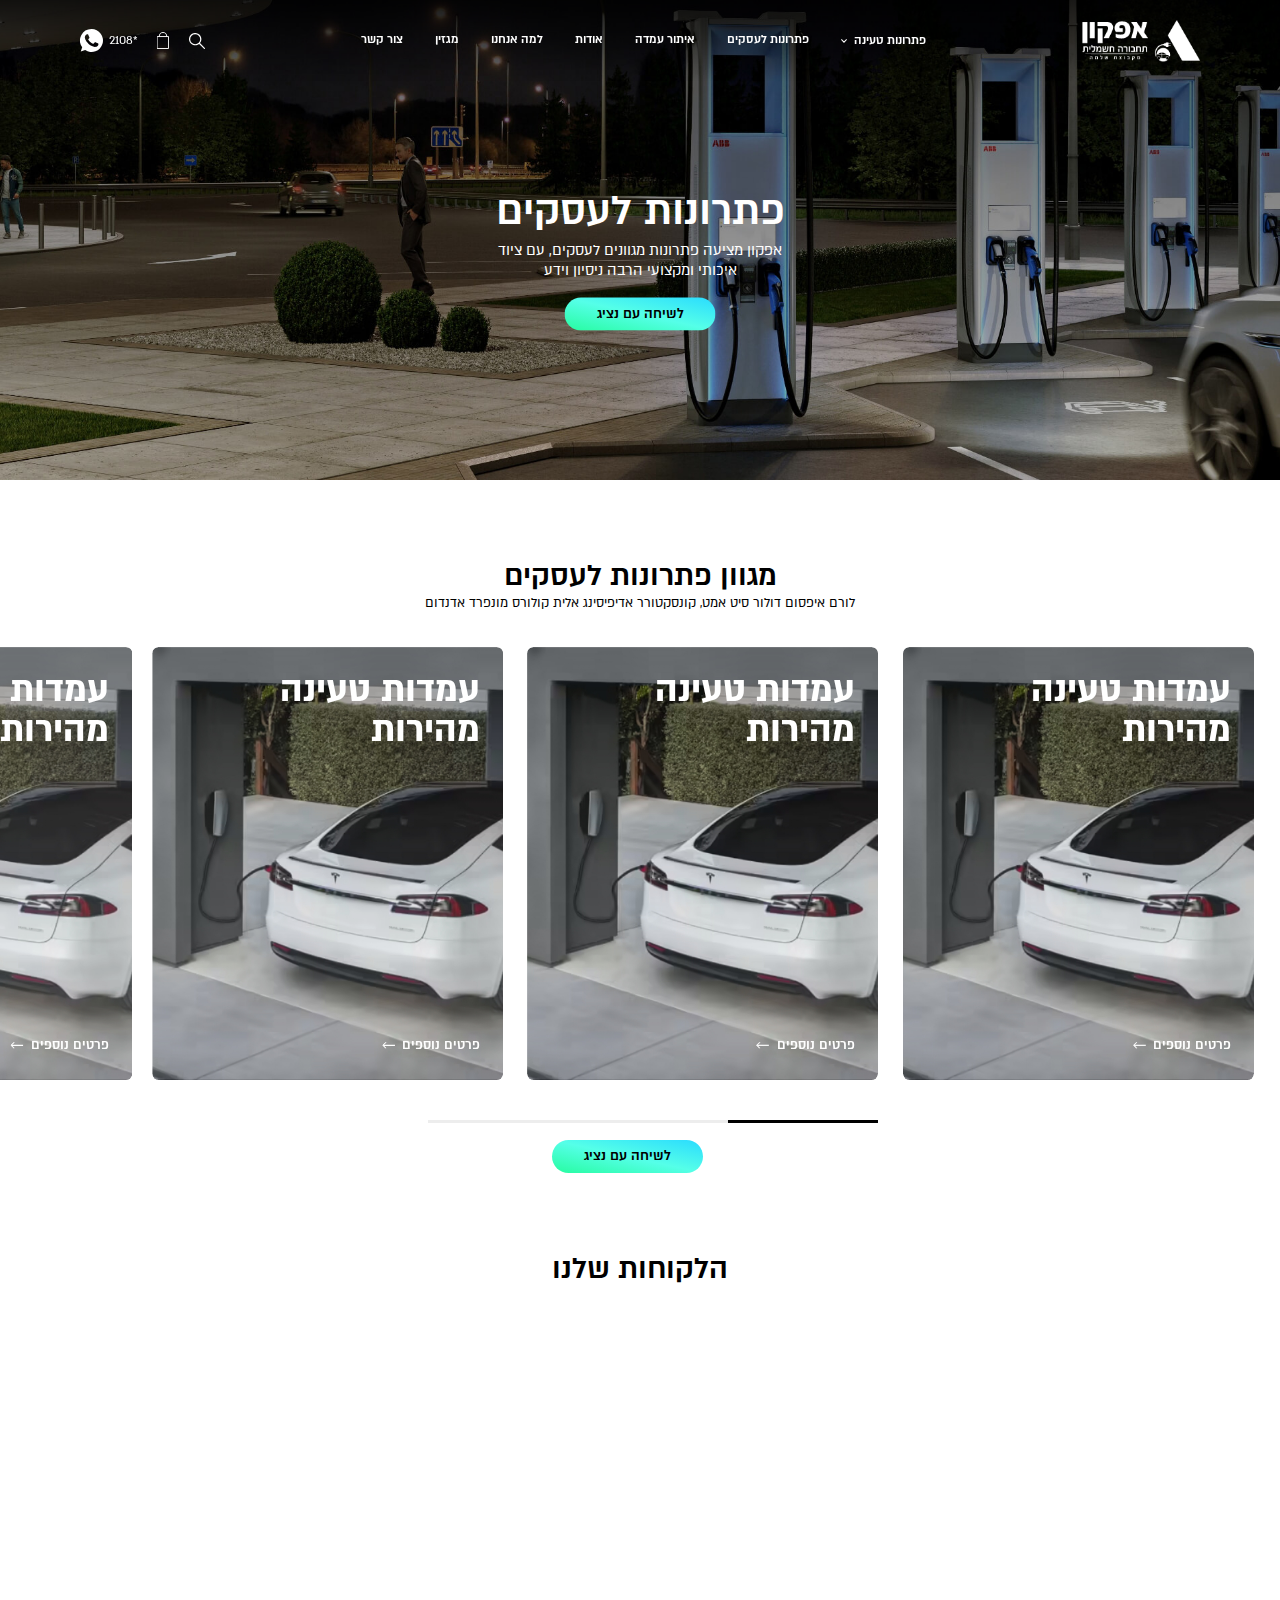
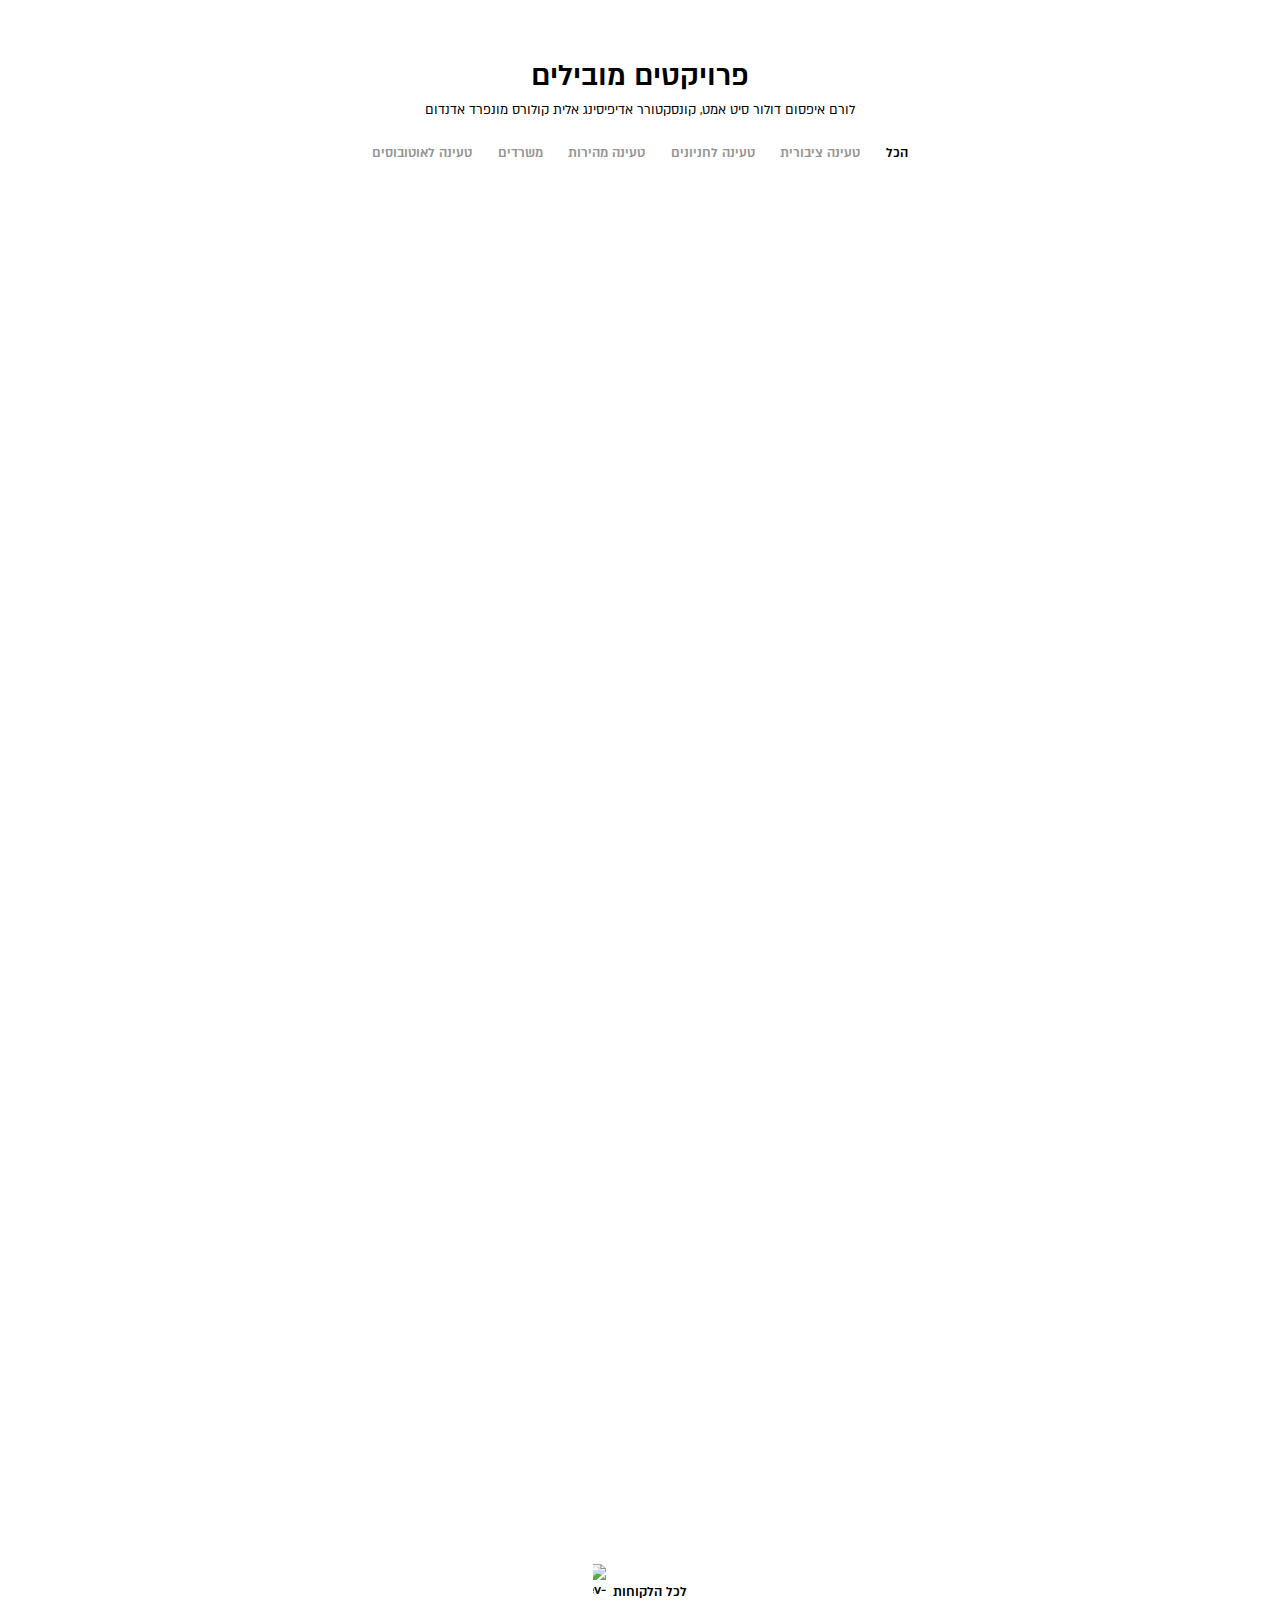
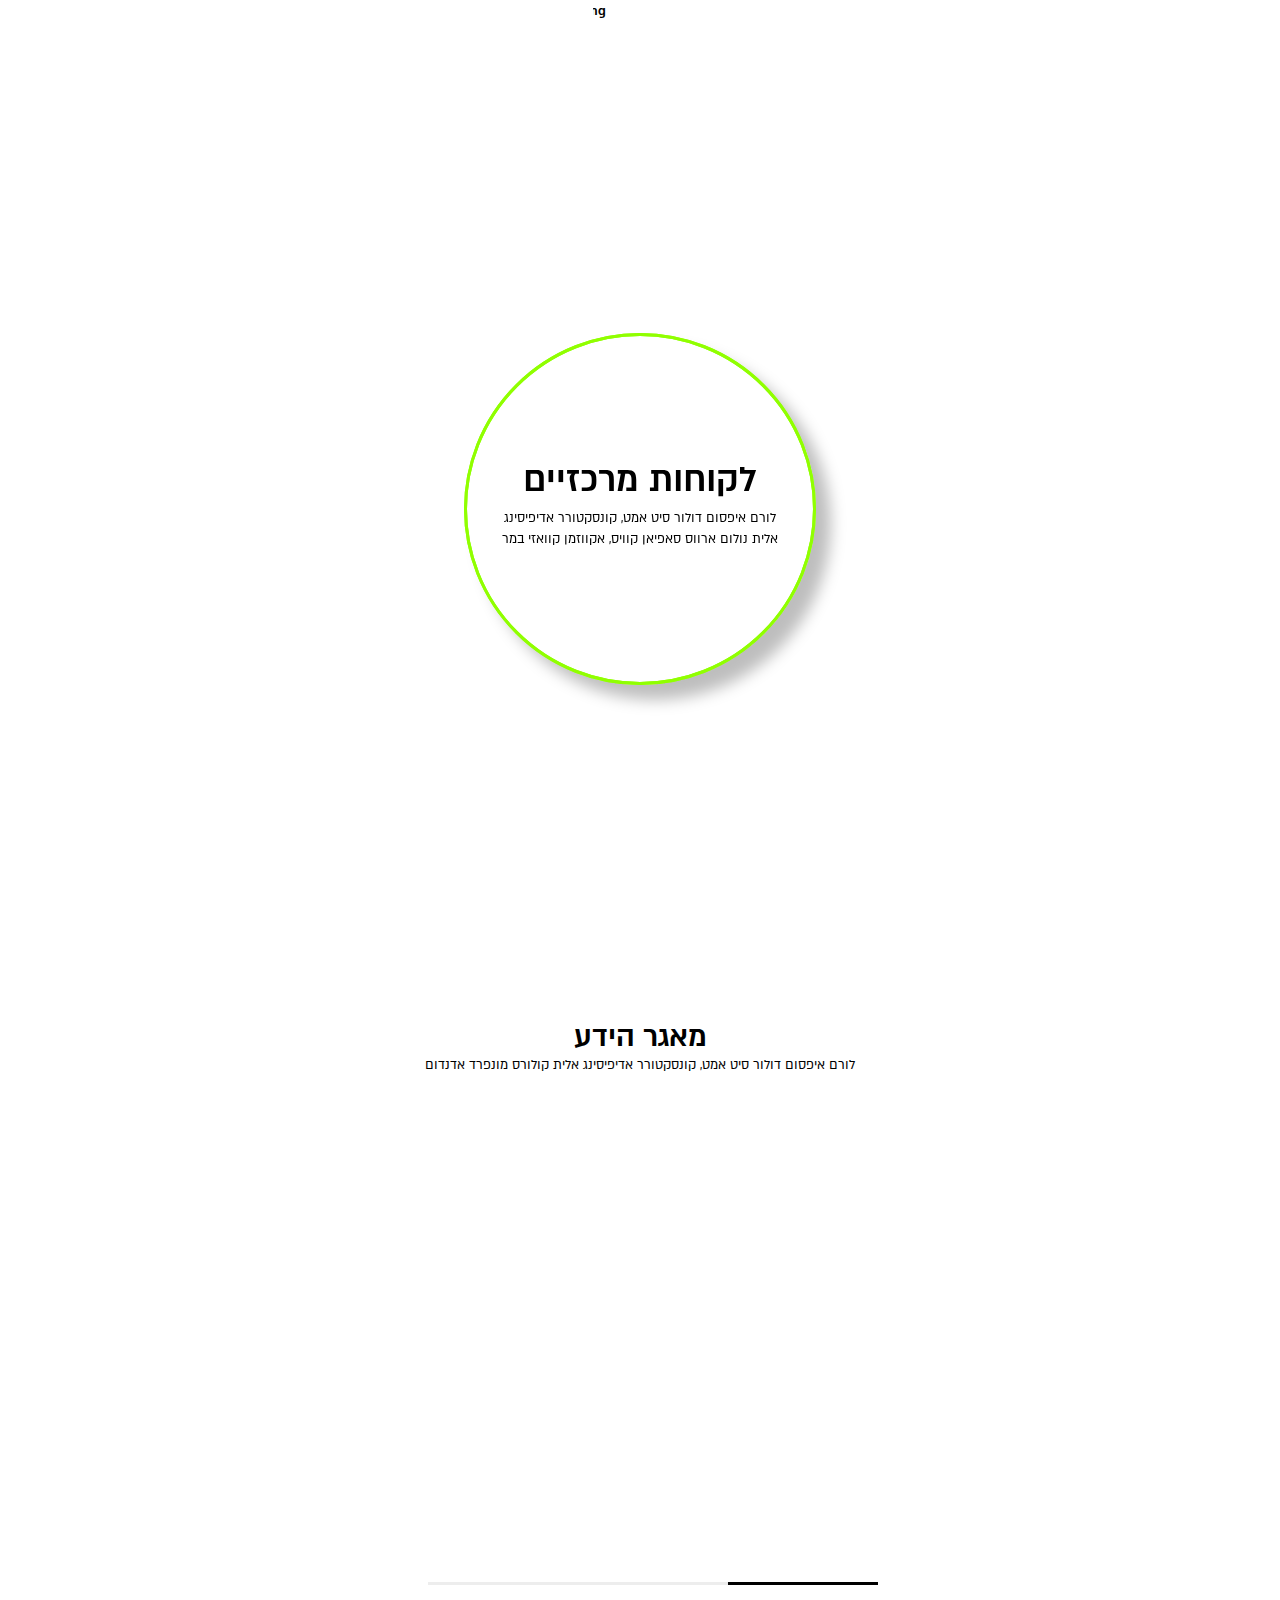
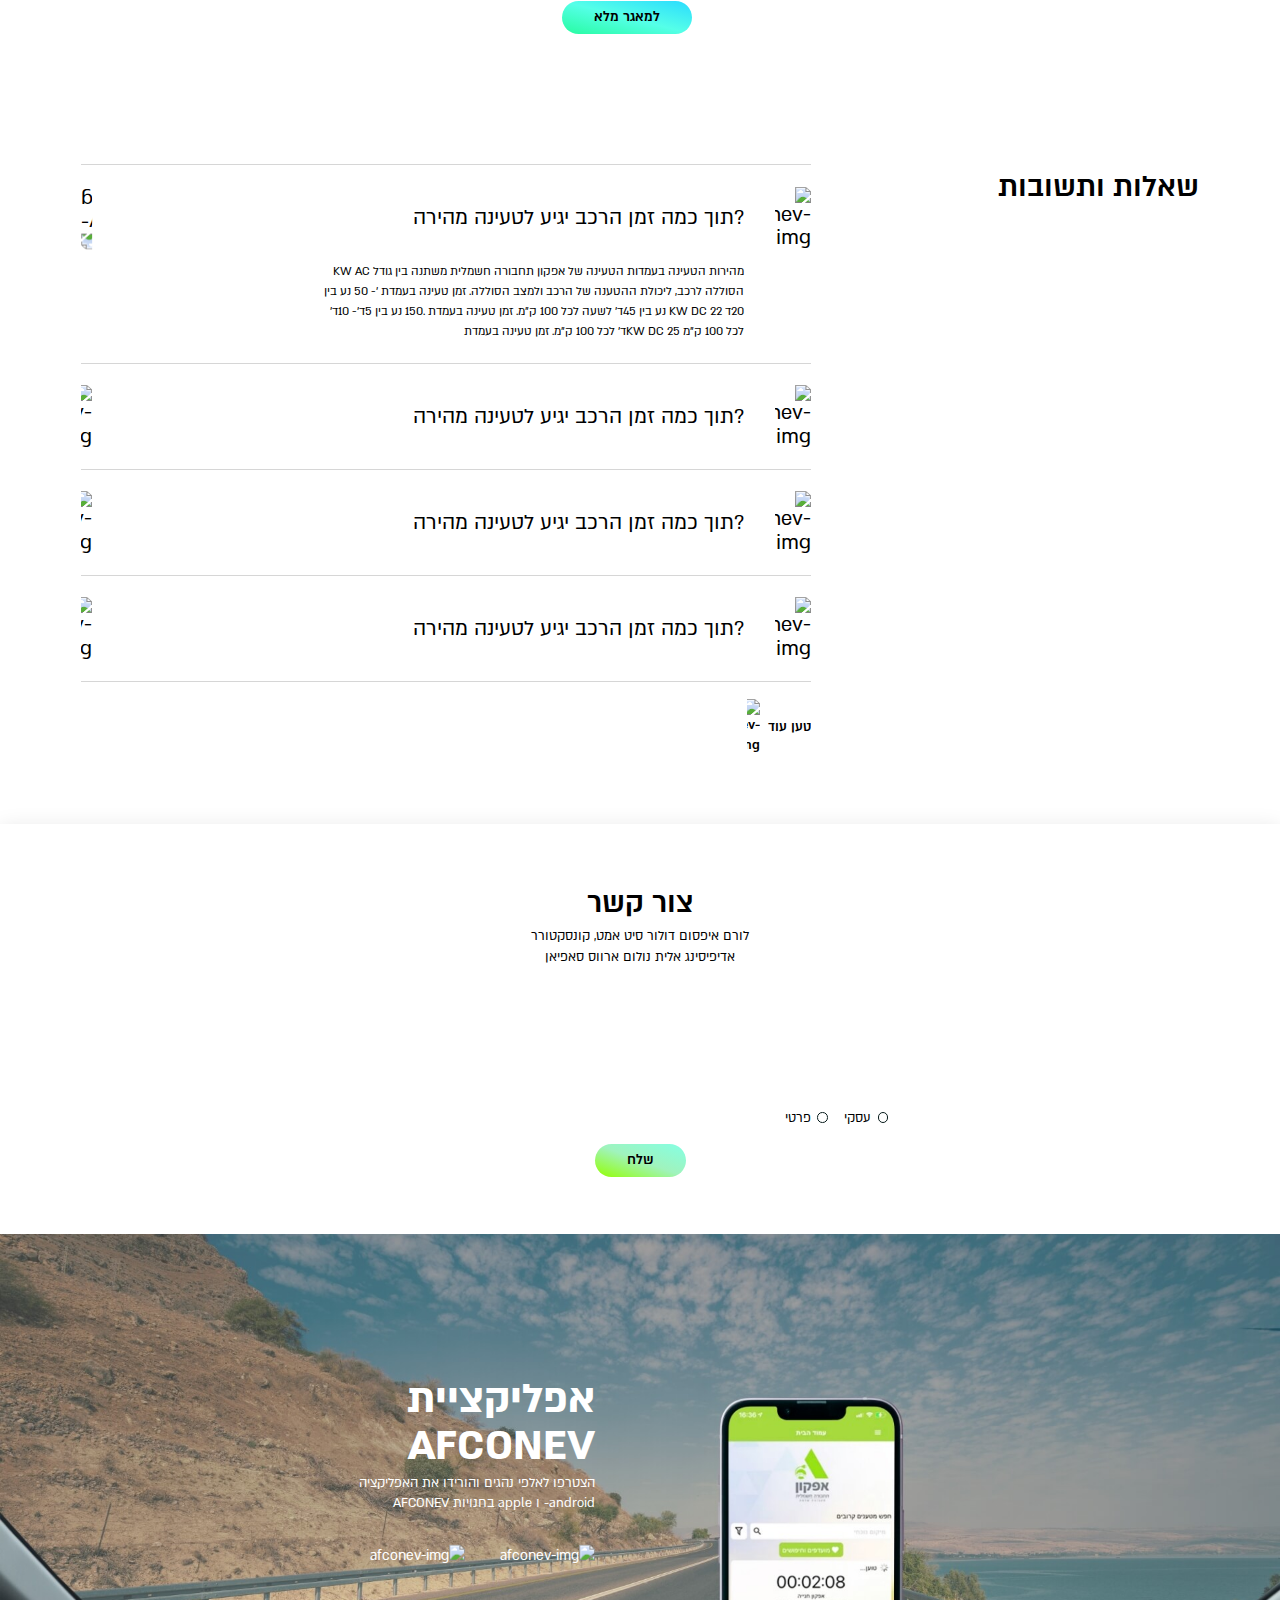
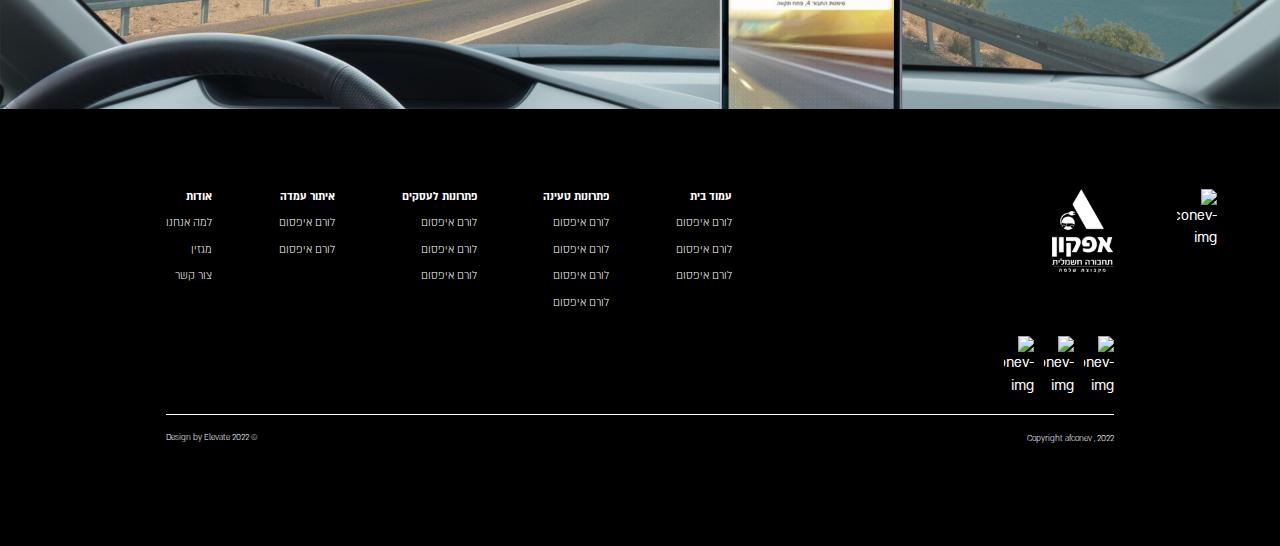
<file: business-customers.html>
<!DOCTYPE html>
<html lang="he-IL" dir="rtl">

<head>
  <!-- Meta -->
  <meta charset="UTF-8">
  <meta name="viewport" content="width=device-width, initial-scale=1.0">
  <meta name="description" content="afconev">
  <title>Afconev</title>

  <!-- Style (Vendor) -->
  <link rel="stylesheet" href="css/swiper-bundle.min.css">

  <!-- Style -->
  <link rel="stylesheet" href="css/elevate-framework.css">
  <link rel="stylesheet" href="css/style.css">

  <!-- Favicon -->
  <link rel="icon" href="img/favicon.png">

</head>

<body class="business-customers-page">

  <!-- Header -->
  <div class="header header-shadow">
    <div class="container">
      <!-- Logo -->
      <div class="header-logo">
        <a href="#">
          <img class="lazy icon-white" data-src="img/global/logo-alt-2.png" alt="afconev-img">
          <img class="lazy icon-black" data-src="img/global/logo-alt-col.png" alt="afconev-img">
        </a>
      </div>
      <!-- Links -->
      <div class="header-links">
        <div class="header-search-form d-mobile header-search-icon">
          <a href="#" class="header-search-icon">
            <img src="img/icons/search-black.svg" alt="afconev-img">
          </a>
          <input type="text" class="f-d-20 f-m-32" placeholder="?מה אתה מחפש">
        </div>
        <ul class="f-d-20 f-m-32 medium">
          <!-- Item -->
          <li>
            <!-- Accordion -->
            <div class="accordion">
              <!-- Collapsible -->
              <div class="collapsible">
                <!-- Toggler -->
                <div class="collapse-toggler">
                  <a href="#" class="link link-white">פתרונות טעינה
                    <img class="lazy icon-white" data-src="img/icons/chevron-down-white.svg" alt="afconev-img">
                    <img class="lazy icon-black" data-src="img/icons/chevron-down-black.svg" alt="afconev-img">
                  </a>
                </div>
                <!-- Collapse -->
                <div class="collapse">
                  <div>
                    <div class="icons">
                      <!-- Icon -->
                      <div class="icon">
                        <a href="#">
                          <div class="img">
                            <img src="img/global/menu-icon-1.jpg" alt="afconev-img">
                          </div>
                          <p class="f-d-20 f-m-30">טסלה</p>
                        </a>
                      </div>
                      <!-- Icon -->
                      <div class="icon">
                        <a href="#">
                          <div class="img">
                            <img src="img/global/menu-icon-2.jpg" alt="afconev-img">
                          </div>
                          <p class="f-d-20 f-m-30">התקנה בבית
                            פרטי</p>
                        </a>
                      </div>
                      <!-- Icon -->
                      <div class="icon">
                        <a href="#">
                          <div class="img">
                            <img src="img/global/menu-icon-3.jpg" alt="afconev-img">
                          </div>
                          <p class="f-d-20 f-m-30">התקנה בבניין
                            משותף</p>
                        </a>
                      </div>
                      <!-- Icon -->
                      <div class="icon">
                        <a href="#">
                          <div class="img">
                            <img src="img/global/menu-icon-4.jpg" alt="afconev-img">
                          </div>
                          <p class="f-d-20 f-m-30">מטענים</p>
                        </a>
                      </div>
                      <!-- Icon -->
                      <div class="icon">
                        <a href="#">
                          <div class="img">
                            <img src="img/global/menu-icon-5.jpg" alt="afconev-img">
                          </div>
                          <p class="f-d-20 f-m-30">אביזרים</p>
                        </a>
                      </div>
                    </div>
                    <!-- Card -->
                    <div class="card">
                      <a href="#">
                        <div class="text">
                          <h3 class="f-d-25 f-m-45 medium">פתרונות ללקוחות עסקיים</h3>
                          <a href="#" class="link link-white f-d-20 f-m-30 medium">פרטים נוספים <img
                              src="img/icons/arrow-left-white.svg" alt="afconev-img"></a>
                        </div>
                        <div class="img">
                          <img src="img/global/menu-card-img.jpg" alt="afconev-img">
                        </div>
                      </a>
                    </div>
                  </div>
                </div>
              </div>
            </div>
          </li>
          <!-- Item -->
          <li><a href="#" class="link link-white">פתרונות לעסקים</a></li>
          <!-- Item -->
          <li><a href="#" class="link link-white">איתור עמדה</a></li>
          <!-- Item -->
          <li><a href="#" class="link link-white">אודות</a></li>
          <!-- Item -->
          <li><a href="#" class="link link-white">למה אנחנו</a></li>
          <!-- Item -->
          <li><a href="#" class="link link-white">מגזין</a></li>
          <!-- Item -->
          <li><a href="#" class="link link-white">צור קשר</a></li>
        </ul>
      </div>
      <!-- Action -->
      <div class="header-action">
        <!-- Hamburger -->
        <div class="header-hamburger d-mobile">
          <a href="#">
            <img class="lazy icon-white" data-src="img/icons/hamburger.svg" alt="afconev-img">
            <img class="lazy icon-black" data-src="img/icons/hamburger-black.svg" alt="afconev-img">
          </a>
        </div>
        <!-- Search -->
        <div class="header-search-icon d-desktop">
          <a href="#">
            <img class="lazy icon-white" data-src="img/icons/search.svg" alt="afconev-img">
            <img class="lazy icon-black" data-src="img/icons/search-black.svg" alt="afconev-img">
          </a>
        </div>
        <!-- Cart -->
        <div class="header-cart">
          <a href="#">
            <img class="lazy icon-white" data-src="img/icons/cart.svg" alt="afconev-img">
            <img class="lazy icon-black" data-src="img/icons/cart-black.svg" alt="afconev-img">
          </a>
        </div>
        <!-- Whatsapp -->
        <div class="header-whatsapp">
          <a href="#" class="f-d-20 f-m-30">
            *2108
            <img class="lazy icon-white" data-src="img/icons/wa.svg" alt="afconev-img">
            <img class="lazy icon-black" data-src="img/icons/wa-black.svg" alt="afconev-img">
          </a>
        </div>
      </div>
      <!-- Search -->
      <div class="header-search">
        <!-- Top -->
        <div class="top">
          <!-- Bar -->
          <div class="bar">
            <!-- Close -->
            <div class="close">
              <a href="#"><img class="lazy" data-src="img/icons/close.svg" alt="afconev-img"></a>
            </div>
          </div>
          <!-- Form -->
          <div class="header-search-form">
            <a href="#">
              <img src="img/icons/search-black.svg" alt="afconev-img">
            </a>
            <input type="text" class="f-d-20 f-m-32" placeholder="?מה אתה מחפש">
          </div>
        </div>
        <!-- Bottom -->
        <div class="bottom">
          <h2 class="f-d-25 f-m-40 medium">תוצאות חיפוש</h2>
          <ul>
            <li><a href="#" class="f-d-20 f-m-30">הטענה ביתית טסלה <img class="lazy" data-src="img/icons/chevron-left.svg" alt="afconev-img"></a></li>
            <li><a href="#" class="f-d-20 f-m-30">הטענה ביתית טסלה <img class="lazy" data-src="img/icons/chevron-left.svg" alt="afconev-img"></a></li>
            <li><a href="#" class="f-d-20 f-m-30">הטענה ביתית טסלה <img class="lazy" data-src="img/icons/chevron-left.svg" alt="afconev-img"></a></li>
          </ul>
        </div>
      </div>
    </div>
  </div>

  <!-- Banner -->
  <div class="banner">
    <!-- Slider -->
    <div class="swiper">
      <div class="swiper-wrapper">
        <!-- Slide -->
        <div class="swiper-slide">
          <!-- Img -->
          <div class="img">
            <picture>
              <source media="(min-width:1024px)" srcset="img/business-customers/banner.jpg">
              <img class="lazy" data-src="img/business-customers/banner-mobile.jpg" alt="afconev-img">
            </picture>
          </div>
          <!-- Text -->
          <div class="text">
            <h1 class="f-d-70 f-m-100 medium">
              פתרונות לעסקים
            </h1>
            <p class="f-d-25 f-m-32">
              אפקון מציעה פתרונות מגוונים לעסקים, עם ציוד
              <br> איכותי ומקצועי הרבה ניסיון וידע
            </p>
            <a href="#" class="btn btn-secondary"><span>לשיחה עם נציג</span></a>
          </div>
        </div>
      </div>
    </div>
  </div>

  <!-- Post Slider -->
  <div class="post-slider post-slider-1">
    <div class="container">
      <div class="heading">
        <h2 class="f-d-50 f-m-70 medium">מגוון פתרונות לעסקים</h2>
        <p class="f-d-22 f-m-30">לורם איפסום דולור סיט אמט, קונסקטורר אדיפיסינג אלית קולורס מונפרד אדנדום</p>
      </div>
      <div class="swiper">
        <div class="swiper-wrapper">
          <!-- Slide -->
          <div class="swiper-slide">
            <div class="solutions-card">
              <div class="img"><img class="lazy" data-src="img/home/solutions-img-1.jpg" alt="afconev-img"></div>
              <div class="text">
                <h3 class="f-d-60 f-m-50">עמדות טעינה
                  מהירות</h3>
                <p class="f-d-22 f-m-30"> אפקון הראשונה לתכנן, להקים ולהפעיל עמדות
                  טעינה אולטרה מהירות בישראל ומספקת עמדות
                  KW.מהירות בהספק של עד 350 DC טעינה</p>
                <a href="#" class="link f-d-22 f-m-30 medium">פרטים נוספים
                  <svg xmlns="http://www.w3.org/2000/svg" width="19.541" height="10.52" viewBox="0 0 19.541 10.52">
                    <g id="Group_10" data-name="Group 10" transform="translate(-1655.376 -2825.74)">
                      <path id="Path_8" data-name="Path 8" d="M4.553,9.106,0,4.553,4.553,0,5,.443.886,4.553,5,8.663Z"
                        transform="translate(1656.083 2826.447)" fill="#fff" stroke="#fff" stroke-width="1" />
                      <line id="Line_1" data-name="Line 1" x2="17.833" transform="translate(1657.083 2831.095)"
                        fill="none" stroke="#fff" stroke-width="1.8" />
                    </g>
                  </svg>
                </a>
              </div>
            </div>
          </div>
          <!-- Slide -->
          <div class="swiper-slide">
            <div class="solutions-card">
              <div class="img"><img class="lazy" data-src="img/home/solutions-img-1.jpg" alt="afconev-img"></div>
              <div class="text">
                <h3 class="f-d-60 f-m-50">עמדות טעינה
                  מהירות</h3>
                <p class="f-d-22 f-m-30"> אפקון הראשונה לתכנן, להקים ולהפעיל עמדות
                  טעינה אולטרה מהירות בישראל ומספקת עמדות
                  KW.מהירות בהספק של עד 350 DC טעינה</p>
                <a href="#" class="link f-d-22 f-m-30 medium">פרטים נוספים
                  <svg xmlns="http://www.w3.org/2000/svg" width="19.541" height="10.52" viewBox="0 0 19.541 10.52">
                    <g id="Group_10" data-name="Group 10" transform="translate(-1655.376 -2825.74)">
                      <path id="Path_8" data-name="Path 8" d="M4.553,9.106,0,4.553,4.553,0,5,.443.886,4.553,5,8.663Z"
                        transform="translate(1656.083 2826.447)" fill="#fff" stroke="#fff" stroke-width="1" />
                      <line id="Line_1" data-name="Line 1" x2="17.833" transform="translate(1657.083 2831.095)"
                        fill="none" stroke="#fff" stroke-width="1.8" />
                    </g>
                  </svg>
                </a>
              </div>
            </div>
          </div>
          <!-- Slide -->
          <div class="swiper-slide">
            <div class="solutions-card">
              <div class="img"><img class="lazy" data-src="img/home/solutions-img-1.jpg" alt="afconev-img"></div>
              <div class="text">
                <h3 class="f-d-60 f-m-50">עמדות טעינה
                  מהירות</h3>
                <p class="f-d-22 f-m-30"> אפקון הראשונה לתכנן, להקים ולהפעיל עמדות
                  טעינה אולטרה מהירות בישראל ומספקת עמדות
                  KW.מהירות בהספק של עד 350 DC טעינה</p>
                <a href="#" class="link f-d-22 f-m-30 medium">פרטים נוספים
                  <svg xmlns="http://www.w3.org/2000/svg" width="19.541" height="10.52" viewBox="0 0 19.541 10.52">
                    <g id="Group_10" data-name="Group 10" transform="translate(-1655.376 -2825.74)">
                      <path id="Path_8" data-name="Path 8" d="M4.553,9.106,0,4.553,4.553,0,5,.443.886,4.553,5,8.663Z"
                        transform="translate(1656.083 2826.447)" fill="#fff" stroke="#fff" stroke-width="1" />
                      <line id="Line_1" data-name="Line 1" x2="17.833" transform="translate(1657.083 2831.095)"
                        fill="none" stroke="#fff" stroke-width="1.8" />
                    </g>
                  </svg>
                </a>
              </div>
            </div>
          </div>
          <!-- Slide -->
          <div class="swiper-slide">
            <div class="solutions-card">
              <div class="img"><img class="lazy" data-src="img/home/solutions-img-1.jpg" alt="afconev-img"></div>
              <div class="text">
                <h3 class="f-d-60 f-m-50">עמדות טעינה
                  מהירות</h3>
                <p class="f-d-22 f-m-30"> אפקון הראשונה לתכנן, להקים ולהפעיל עמדות
                  טעינה אולטרה מהירות בישראל ומספקת עמדות
                  KW.מהירות בהספק של עד 350 DC טעינה</p>
                <a href="#" class="link f-d-22 f-m-30 medium">פרטים נוספים
                  <svg xmlns="http://www.w3.org/2000/svg" width="19.541" height="10.52" viewBox="0 0 19.541 10.52">
                    <g id="Group_10" data-name="Group 10" transform="translate(-1655.376 -2825.74)">
                      <path id="Path_8" data-name="Path 8" d="M4.553,9.106,0,4.553,4.553,0,5,.443.886,4.553,5,8.663Z"
                        transform="translate(1656.083 2826.447)" fill="#fff" stroke="#fff" stroke-width="1" />
                      <line id="Line_1" data-name="Line 1" x2="17.833" transform="translate(1657.083 2831.095)"
                        fill="none" stroke="#fff" stroke-width="1.8" />
                    </g>
                  </svg>
                </a>
              </div>
            </div>
          </div>
          <!-- Slide -->
          <div class="swiper-slide">
            <div class="solutions-card">
              <div class="img"><img class="lazy" data-src="img/home/solutions-img-1.jpg" alt="afconev-img"></div>
              <div class="text">
                <h3 class="f-d-60 f-m-50">עמדות טעינה
                  מהירות</h3>
                <p class="f-d-22 f-m-30"> אפקון הראשונה לתכנן, להקים ולהפעיל עמדות
                  טעינה אולטרה מהירות בישראל ומספקת עמדות
                  KW.מהירות בהספק של עד 350 DC טעינה</p>
                <a href="#" class="link f-d-22 f-m-30 medium">פרטים נוספים
                  <svg xmlns="http://www.w3.org/2000/svg" width="19.541" height="10.52" viewBox="0 0 19.541 10.52">
                    <g id="Group_10" data-name="Group 10" transform="translate(-1655.376 -2825.74)">
                      <path id="Path_8" data-name="Path 8" d="M4.553,9.106,0,4.553,4.553,0,5,.443.886,4.553,5,8.663Z"
                        transform="translate(1656.083 2826.447)" fill="#fff" stroke="#fff" stroke-width="1" />
                      <line id="Line_1" data-name="Line 1" x2="17.833" transform="translate(1657.083 2831.095)"
                        fill="none" stroke="#fff" stroke-width="1.8" />
                    </g>
                  </svg>
                </a>
              </div>
            </div>
          </div>
        </div>
        <div class="swiper-pagination"></div>
      </div>
      <div class="text-center">
        <a href="#" class="btn btn-secondary"><span>לשיחה עם נציג</span></a>
      </div>
    </div>
  </div>

  <!-- Customers 2 -->
  <div class="customers-2">
    <div class="container">
      <h2 class="f-d-50 f-m-50 medium">הלקוחות שלנו</h2>
      <ul>
        <li><img class="lazy" data-src="img/customer-logos/logo (1).png" alt="afconev-img"></li>
        <li><img class="lazy" data-src="img/customer-logos/logo (2).png" alt="afconev-img"></li>
        <li><img class="lazy" data-src="img/customer-logos/logo (3).png" alt="afconev-img"></li>
        <li><img class="lazy" data-src="img/customer-logos/logo (4).png" alt="afconev-img"></li>
        <li><img class="lazy" data-src="img/customer-logos/logo (5).png" alt="afconev-img"></li>
        <li><img class="lazy" data-src="img/customer-logos/logo (6).png" alt="afconev-img"></li>
        <li><img class="lazy" data-src="img/customer-logos/logo (7).png" alt="afconev-img"></li>
        <li><img class="lazy" data-src="img/customer-logos/logo (8).png" alt="afconev-img"></li>
        <li><img class="lazy" data-src="img/customer-logos/logo (9).png" alt="afconev-img"></li>
        <li><img class="lazy" data-src="img/customer-logos/logo (10).png" alt="afconev-img"></li>
        <li><img class="lazy" data-src="img/customer-logos/logo (11).png" alt="afconev-img"></li>
        <li><img class="lazy" data-src="img/customer-logos/logo (12).png" alt="afconev-img"></li>
        <li><img class="lazy" data-src="img/customer-logos/logo (13).png" alt="afconev-img"></li>
        <li><img class="lazy" data-src="img/customer-logos/logo (14).png" alt="afconev-img"></li>
        <li><img class="lazy" data-src="img/customer-logos/logo (15).png" alt="afconev-img"></li>
        <li><img class="lazy" data-src="img/customer-logos/logo (16).png" alt="afconev-img"></li>
        <li><img class="lazy" data-src="img/customer-logos/logo (17).png" alt="afconev-img"></li>
        <li><img class="lazy" data-src="img/customer-logos/logo (18).png" alt="afconev-img"></li>
      </ul>
    </div>
  </div>

  <!-- Projects -->
  <div class="projects">
    <div class="container">
      <div class="heading">
        <h2 class="f-d-50 f-m-70 medium">פרויקטים מובילים</h2>
        <p class="f-d-22 f-m-30">לורם איפסום דולור סיט אמט, קונסקטורר אדיפיסינג אלית קולורס מונפרד אדנדום</p>
      </div>
      <!-- Tabs -->
      <div class="tabs">
        <!-- Tab Navigation -->
        <div class="tab-navigation">
          <ul class="f-d-22 f-m-35 medium">
            <li class="tab-btn active" data-tab="#tab1">
              <a href="#">הכל</a>
            </li>
            <li class="tab-btn" data-tab="#tab2">
              <a href="#">טעינה ציבורית</a>
            </li>
            <li class="tab-btn" data-tab="#tab3">
              <a href="#">טעינה לחניונים</a>
            </li>
            <li class="tab-btn" data-tab="#tab4">
              <a href="#">טעינה מהירות</a>
            </li>
            <li class="tab-btn" data-tab="#tab5">
              <a href="#">משרדים</a>
            </li>
            <li class="tab-btn" data-tab="#tab6">
              <a href="#">טעינה לאוטובוסים</a>
            </li>
          </ul>
        </div>
        <!-- Tab Content -->
        <div class="tab-content">
          <ul>
            <li class="tab-panel active" id="tab1">
              <ul class="cards">
                <!-- Card -->
                <li>
                  <div class="solutions-card">
                    <div class="img"><img class="lazy" data-src="img/home/solutions-img-1.jpg" alt="afconev-img"></div>
                    <div class="text">
                      <h3 class="f-d-45 f-m-50 medium"> עמדה אולטרה מהירה בצוקים 
                        הראשונה בישראל</h3>
                      <p class="f-d-22 f-m-30"> שיתוף פעולה עם חטיבת אאודי להקמת עמדה אולטרה מהירה
                        בישוב צוקים אשר בערבה. הפרוייקט הוקם KW בהספק 150
                        .בשיתוף דור אלון ובתחנת הדלק על הציר הראשי</p>
                    </div>
                  </div>
                </li>
                <!-- Card -->
                <li>
                  <div class="solutions-card">
                    <div class="img"><img class="lazy" data-src="img/home/solutions-img-1.jpg" alt="afconev-img"></div>
                    <div class="text">
                      <h3 class="f-d-45 f-m-50 medium"> עמדה אולטרה מהירה בצוקים 
                        הראשונה בישראל</h3>
                      <p class="f-d-22 f-m-30"> שיתוף פעולה עם חטיבת אאודי להקמת עמדה אולטרה מהירה
                        בישוב צוקים אשר בערבה. הפרוייקט הוקם KW בהספק 150
                        .בשיתוף דור אלון ובתחנת הדלק על הציר הראשי</p>
                    </div>
                  </div>
                </li>
                <!-- Card -->
                <li>
                  <div class="solutions-card">
                    <div class="img"><img class="lazy" data-src="img/home/solutions-img-1.jpg" alt="afconev-img"></div>
                    <div class="text">
                      <h3 class="f-d-45 f-m-50 medium"> עמדה אולטרה מהירה בצוקים 
                        הראשונה בישראל</h3>
                      <p class="f-d-22 f-m-30"> שיתוף פעולה עם חטיבת אאודי להקמת עמדה אולטרה מהירה
                        בישוב צוקים אשר בערבה. הפרוייקט הוקם KW בהספק 150
                        .בשיתוף דור אלון ובתחנת הדלק על הציר הראשי</p>
                    </div>
                  </div>
                </li>
                <!-- Card -->
                <li>
                  <div class="solutions-card">
                    <div class="img"><img class="lazy" data-src="img/home/solutions-img-1.jpg" alt="afconev-img"></div>
                    <div class="text">
                      <h3 class="f-d-45 f-m-50 medium"> עמדה אולטרה מהירה בצוקים 
                        הראשונה בישראל</h3>
                      <p class="f-d-22 f-m-30"> שיתוף פעולה עם חטיבת אאודי להקמת עמדה אולטרה מהירה
                        בישוב צוקים אשר בערבה. הפרוייקט הוקם KW בהספק 150
                        .בשיתוף דור אלון ובתחנת הדלק על הציר הראשי</p>
                    </div>
                  </div>
                </li>
                <!-- Card -->
                <li>
                  <div class="solutions-card">
                    <div class="img"><img class="lazy" data-src="img/home/solutions-img-1.jpg" alt="afconev-img"></div>
                    <div class="text">
                      <h3 class="f-d-45 f-m-50 medium"> עמדה אולטרה מהירה בצוקים 
                        הראשונה בישראל</h3>
                      <p class="f-d-22 f-m-30"> שיתוף פעולה עם חטיבת אאודי להקמת עמדה אולטרה מהירה
                        בישוב צוקים אשר בערבה. הפרוייקט הוקם KW בהספק 150
                        .בשיתוף דור אלון ובתחנת הדלק על הציר הראשי</p>
                    </div>
                  </div>
                </li>
                <!-- Card -->
                <li>
                  <div class="solutions-card">
                    <div class="img"><img class="lazy" data-src="img/home/solutions-img-1.jpg" alt="afconev-img"></div>
                    <div class="text">
                      <h3 class="f-d-45 f-m-50 medium"> עמדה אולטרה מהירה בצוקים 
                        הראשונה בישראל</h3>
                      <p class="f-d-22 f-m-30"> שיתוף פעולה עם חטיבת אאודי להקמת עמדה אולטרה מהירה
                        בישוב צוקים אשר בערבה. הפרוייקט הוקם KW בהספק 150
                        .בשיתוף דור אלון ובתחנת הדלק על הציר הראשי</p>
                    </div>
                  </div>
                </li>
              </ul>
              <div class="text-center">
                <a href="#" class="link f-d-22 f-m-30 medium">לכל הלקוחות <img class="lazy"
                  data-src="img/icons/arrow-left.svg" alt="afconev-img"></a>
              </div>
            </li>
            <li class="tab-panel" id="tab2"></li>
            <li class="tab-panel" id="tab3"></li>
            <li class="tab-panel" id="tab4"></li>
            <li class="tab-panel" id="tab5"></li>
            <li class="tab-panel" id="tab6"></li>
          </ul>
        </div>
      </div>
    </div>
  </div>

  <!-- Why Us -->
  <div class="why-us">
    <div class="container">
      <!-- Circle -->
      <div class="circle pulse-animation">
        <div class="text">
          <h2 class="f-d-60 f-m-50 medium">לקוחות מרכזיים</h2>
          <p class="f-d-22 f-m-30 d-desktop">לורם איפסום דולור סיט אמט, קונסקטורר אדיפיסינג אלית נולום ארווס סאפיאן
            קוויס, אקווזמן קוואזי במר</p>
          <p class="f-d-22 f-m-30 d-mobile">לורם איפסום דולור סיט אמט, קונסקטורר אדיפיסינג . </p>
        </div>
      </div>
      <!-- Elements -->
      <div class="elements">
        <ul>
          <li>
            <h3 class="f-d-65 f-m-50 medium">יציבות</h3>
            <p class="f-d-22 f-m-30">חברה גדולה ויציבה</p>
          </li>
          <li>
            <h3 class="f-d-65 f-m-50 medium">24/7</h3>
            <p class="f-d-22 f-m-30">שירות איכותי</p>
          </li>
          <li>
            <h3 class="f-d-65 f-m-50 medium"><img class="lazy" data-src="img/home/benefits-1.png" alt="afconev-img">
            </h3>
            <p class="f-d-22 f-m-30">מקבוצת שלמה</p>
          </li>
          <li>
            <h3 class="f-d-65 f-m-50 medium">100%</h3>
            <p class="f-d-22 f-m-30">מקבוצת שלמה</p>
          </li>
          <li>
            <h3 class="f-d-65 f-m-50 medium">100</h3>
            <p class="f-d-22 f-m-30">לקוחות עסקיים מהגדולים במשק</p>
          </li>
          <li>
            <h3 class="f-d-65 f-m-50 medium"><img class="lazy" data-src="img/global/tesla.png" alt="afconev-img"></h3>
            <p class="f-d-22 f-m-30">הבחירה של טסלה בישראל</p>
          </li>
          <li>
            <h3 class="f-d-65 f-m-50 medium">10,500</h3>
            <p class="f-d-22 f-m-30">נהגים מחוברים</p>
          </li>
          <li>
            <h3 class="f-d-65 f-m-50 medium">10</h3>
            <p class="f-d-22 f-m-30">שנות אחריות</p>
          </li>
        </ul>
      </div>
    </div>
  </div>

  <!-- Post Slider -->
  <div class="post-slider post-slider-2">
    <div class="container">
      <div class="heading">
        <h2 class="f-d-50 f-m-70 medium">מאגר הידע</h2>
        <p class="f-d-22 f-m-30">לורם איפסום דולור סיט אמט, קונסקטורר אדיפיסינג אלית קולורס מונפרד אדנדום</p>
      </div>
      <div class="swiper">
        <div class="swiper-wrapper">
          <!-- Slide -->
          <div class="swiper-slide">
            <div class="solutions-card">
              <div class="img"><img class="lazy" data-src="img/home/solutions-img-1.jpg" alt="afconev-img"></div>
              <div class="text">
                <h3 class="f-d-32 f-m-40">עמדות טעינה
                  מהירות</h3>
                <p class="f-d-22 f-m-30"> אפקון הראשונה לתכנן, להקים ולהפעיל עמדות
                  טעינה אולטרה מהירות בישראל ומספקת עמדות
                  KW.מהירות בהספק של עד 350 DC טעינה</p>
                <a href="#" class="link f-d-22 f-m-30 medium">פרטים נוספים
                  <svg xmlns="http://www.w3.org/2000/svg" width="19.541" height="10.52" viewBox="0 0 19.541 10.52">
                    <g id="Group_10" data-name="Group 10" transform="translate(-1655.376 -2825.74)">
                      <path id="Path_8" data-name="Path 8" d="M4.553,9.106,0,4.553,4.553,0,5,.443.886,4.553,5,8.663Z"
                        transform="translate(1656.083 2826.447)" fill="#fff" stroke="#fff" stroke-width="1" />
                      <line id="Line_1" data-name="Line 1" x2="17.833" transform="translate(1657.083 2831.095)"
                        fill="none" stroke="#fff" stroke-width="1.8" />
                    </g>
                  </svg>
                </a>
              </div>
            </div>
          </div>
          <!-- Slide -->
          <div class="swiper-slide">
            <div class="solutions-card">
              <div class="img"><img class="lazy" data-src="img/home/solutions-img-1.jpg" alt="afconev-img"></div>
              <div class="text">
                <h3 class="f-d-32 f-m-40">עמדות טעינה
                  מהירות</h3>
                <p class="f-d-22 f-m-30"> אפקון הראשונה לתכנן, להקים ולהפעיל עמדות
                  טעינה אולטרה מהירות בישראל ומספקת עמדות
                  KW.מהירות בהספק של עד 350 DC טעינה</p>
                <a href="#" class="link f-d-22 f-m-30 medium">פרטים נוספים
                  <svg xmlns="http://www.w3.org/2000/svg" width="19.541" height="10.52" viewBox="0 0 19.541 10.52">
                    <g id="Group_10" data-name="Group 10" transform="translate(-1655.376 -2825.74)">
                      <path id="Path_8" data-name="Path 8" d="M4.553,9.106,0,4.553,4.553,0,5,.443.886,4.553,5,8.663Z"
                        transform="translate(1656.083 2826.447)" fill="#fff" stroke="#fff" stroke-width="1" />
                      <line id="Line_1" data-name="Line 1" x2="17.833" transform="translate(1657.083 2831.095)"
                        fill="none" stroke="#fff" stroke-width="1.8" />
                    </g>
                  </svg>
                </a>
              </div>
            </div>
          </div>
          <!-- Slide -->
          <div class="swiper-slide">
            <div class="solutions-card">
              <div class="img"><img class="lazy" data-src="img/home/solutions-img-1.jpg" alt="afconev-img"></div>
              <div class="text">
                <h3 class="f-d-32 f-m-40">עמדות טעינה
                  מהירות</h3>
                <p class="f-d-22 f-m-30"> אפקון הראשונה לתכנן, להקים ולהפעיל עמדות
                  טעינה אולטרה מהירות בישראל ומספקת עמדות
                  KW.מהירות בהספק של עד 350 DC טעינה</p>
                <a href="#" class="link f-d-22 f-m-30 medium">פרטים נוספים
                  <svg xmlns="http://www.w3.org/2000/svg" width="19.541" height="10.52" viewBox="0 0 19.541 10.52">
                    <g id="Group_10" data-name="Group 10" transform="translate(-1655.376 -2825.74)">
                      <path id="Path_8" data-name="Path 8" d="M4.553,9.106,0,4.553,4.553,0,5,.443.886,4.553,5,8.663Z"
                        transform="translate(1656.083 2826.447)" fill="#fff" stroke="#fff" stroke-width="1" />
                      <line id="Line_1" data-name="Line 1" x2="17.833" transform="translate(1657.083 2831.095)"
                        fill="none" stroke="#fff" stroke-width="1.8" />
                    </g>
                  </svg>
                </a>
              </div>
            </div>
          </div>
          <!-- Slide -->
          <div class="swiper-slide">
            <div class="solutions-card">
              <div class="img"><img class="lazy" data-src="img/home/solutions-img-1.jpg" alt="afconev-img"></div>
              <div class="text">
                <h3 class="f-d-32 f-m-40">עמדות טעינה
                  מהירות</h3>
                <p class="f-d-22 f-m-30"> אפקון הראשונה לתכנן, להקים ולהפעיל עמדות
                  טעינה אולטרה מהירות בישראל ומספקת עמדות
                  KW.מהירות בהספק של עד 350 DC טעינה</p>
                <a href="#" class="link f-d-22 f-m-30 medium">פרטים נוספים
                  <svg xmlns="http://www.w3.org/2000/svg" width="19.541" height="10.52" viewBox="0 0 19.541 10.52">
                    <g id="Group_10" data-name="Group 10" transform="translate(-1655.376 -2825.74)">
                      <path id="Path_8" data-name="Path 8" d="M4.553,9.106,0,4.553,4.553,0,5,.443.886,4.553,5,8.663Z"
                        transform="translate(1656.083 2826.447)" fill="#fff" stroke="#fff" stroke-width="1" />
                      <line id="Line_1" data-name="Line 1" x2="17.833" transform="translate(1657.083 2831.095)"
                        fill="none" stroke="#fff" stroke-width="1.8" />
                    </g>
                  </svg>
                </a>
              </div>
            </div>
          </div>
          <!-- Slide -->
          <div class="swiper-slide">
            <div class="solutions-card">
              <div class="img"><img class="lazy" data-src="img/home/solutions-img-1.jpg" alt="afconev-img"></div>
              <div class="text">
                <h3 class="f-d-32 f-m-40">עמדות טעינה
                  מהירות</h3>
                <p class="f-d-22 f-m-30"> אפקון הראשונה לתכנן, להקים ולהפעיל עמדות
                  טעינה אולטרה מהירות בישראל ומספקת עמדות
                  KW.מהירות בהספק של עד 350 DC טעינה</p>
                <a href="#" class="link f-d-22 f-m-30 medium">פרטים נוספים
                  <svg xmlns="http://www.w3.org/2000/svg" width="19.541" height="10.52" viewBox="0 0 19.541 10.52">
                    <g id="Group_10" data-name="Group 10" transform="translate(-1655.376 -2825.74)">
                      <path id="Path_8" data-name="Path 8" d="M4.553,9.106,0,4.553,4.553,0,5,.443.886,4.553,5,8.663Z"
                        transform="translate(1656.083 2826.447)" fill="#fff" stroke="#fff" stroke-width="1" />
                      <line id="Line_1" data-name="Line 1" x2="17.833" transform="translate(1657.083 2831.095)"
                        fill="none" stroke="#fff" stroke-width="1.8" />
                    </g>
                  </svg>
                </a>
              </div>
            </div>
          </div>
        </div>
        <div class="swiper-pagination"></div>
      </div>
      <div class="text-center">
        <a href="#" class="btn btn-secondary"><span>למאגר מלא</span></a>
      </div>
    </div>
  </div>

  <!-- FAQ -->
  <div class="faq">
    <div class="container">
      <!-- Tabs -->
      <div class="tabs">
        <!-- Sidebar -->
        <div class="sidebar">
          <h1 class="f-d-50 f-m-70 medium">שאלות ותשובות</h1>
          <div class="img">
            <picture>
              <source media="(min-width:1024px)" srcset="img/business-customers/car.jpg">
              <img class="lazy" data-src="img/business-customers/car-mobile.jpg" alt="afconev-img">
            </picture>
          </div>
        </div>
        <!-- Main -->
        <div class="main">
          <!-- Tab Content -->
          <div class="tab-content">
            <ul>
              <li class="tab-panel active" id="tab1">
                <!-- Accordion -->
                <div class="accordion">
                  <!-- Collapsible -->
                  <div class="collapsible show">
                    <!-- Toggler -->
                    <div class="collapse-toggler f-d-35 f-m-40">
                      <div class="icon">
                        <img class="lazy" data-src="img/icons/questionmark-circled.svg" alt="afconev-img">
                      </div>
                      <div class="text">
                        ?תוך כמה זמן הרכב יגיע לטעינה מהירה
                      </div>
                      <div class="arrow">
                        <img class="lazy" data-src="img/icons/chevron-down-black.svg" alt="afconev-img">
                      </div>
                    </div>
                    <!-- Collapse -->
                    <div class="collapse" style="height: auto;">
                      <div>
                        <p class="f-d-20 f-m-30"> מהירות הטעינה בעמדות הטעינה של אפקון תחבורה חשמלית משתנה בין גודל
                          KW AC הסוללה לרכב, ליכולת ההטענה של הרכב ולמצב הסוללה. זמן טעינה בעמדת
                          '- 50 נע בין 20ד KW DC 22 נע בין 45ד' לשעה לכל 100 ק"מ. זמן טעינה בעמדת
                          .150 נע בין 5ד'- 10ד' לכל 100 ק"מ KW DC 25ד' לכל 100 ק"מ. זמן טעינה בעמדת</p>
                      </div>
                    </div>
                  </div>
                  <!-- Collapsible -->
                  <div class="collapsible">
                    <!-- Toggler -->
                    <div class="collapse-toggler f-d-35 f-m-40">
                      <div class="icon">
                        <img class="lazy" data-src="img/icons/questionmark-circled.svg" alt="afconev-img">
                      </div>
                      <div class="text">
                        ?תוך כמה זמן הרכב יגיע לטעינה מהירה
                      </div>
                      <div class="arrow">
                        <img class="lazy" data-src="img/icons/chevron-down-black.svg" alt="afconev-img">
                      </div>
                    </div>
                    <!-- Collapse -->
                    <div class="collapse">
                      <div>
                        <p class="f-d-20 f-m-30"> מהירות הטעינה בעמדות הטעינה של אפקון תחבורה חשמלית משתנה בין גודל
                          KW AC הסוללה לרכב, ליכולת ההטענה של הרכב ולמצב הסוללה. זמן טעינה בעמדת
                          '- 50 נע בין 20ד KW DC 22 נע בין 45ד' לשעה לכל 100 ק"מ. זמן טעינה בעמדת
                          .150 נע בין 5ד'- 10ד' לכל 100 ק"מ KW DC 25ד' לכל 100 ק"מ. זמן טעינה בעמדת</p>
                      </div>
                    </div>
                  </div>
                  <!-- Collapsible -->
                  <div class="collapsible">
                    <!-- Toggler -->
                    <div class="collapse-toggler f-d-35 f-m-40">
                      <div class="icon">
                        <img class="lazy" data-src="img/icons/questionmark-circled.svg" alt="afconev-img">
                      </div>
                      <div class="text">
                        ?תוך כמה זמן הרכב יגיע לטעינה מהירה
                      </div>
                      <div class="arrow">
                        <img class="lazy" data-src="img/icons/chevron-down-black.svg" alt="afconev-img">
                      </div>
                    </div>
                    <!-- Collapse -->
                    <div class="collapse">
                      <div>
                        <p class="f-d-20 f-m-30"> מהירות הטעינה בעמדות הטעינה של אפקון תחבורה חשמלית משתנה בין גודל
                          KW AC הסוללה לרכב, ליכולת ההטענה של הרכב ולמצב הסוללה. זמן טעינה בעמדת
                          '- 50 נע בין 20ד KW DC 22 נע בין 45ד' לשעה לכל 100 ק"מ. זמן טעינה בעמדת
                          .150 נע בין 5ד'- 10ד' לכל 100 ק"מ KW DC 25ד' לכל 100 ק"מ. זמן טעינה בעמדת</p>
                      </div>
                    </div>
                  </div>
                  <!-- Collapsible -->
                  <div class="collapsible">
                    <!-- Toggler -->
                    <div class="collapse-toggler f-d-35 f-m-40">
                      <div class="icon">
                        <img class="lazy" data-src="img/icons/questionmark-circled.svg" alt="afconev-img">
                      </div>
                      <div class="text">
                        ?תוך כמה זמן הרכב יגיע לטעינה מהירה
                      </div>
                      <div class="arrow">
                        <img class="lazy" data-src="img/icons/chevron-down-black.svg" alt="afconev-img">
                      </div>
                    </div>
                    <!-- Collapse -->
                    <div class="collapse">
                      <div>
                        <p class="f-d-20 f-m-30"> מהירות הטעינה בעמדות הטעינה של אפקון תחבורה חשמלית משתנה בין גודל
                          KW AC הסוללה לרכב, ליכולת ההטענה של הרכב ולמצב הסוללה. זמן טעינה בעמדת
                          '- 50 נע בין 20ד KW DC 22 נע בין 45ד' לשעה לכל 100 ק"מ. זמן טעינה בעמדת
                          .150 נע בין 5ד'- 10ד' לכל 100 ק"מ KW DC 25ד' לכל 100 ק"מ. זמן טעינה בעמדת</p>
                      </div>
                    </div>
                  </div>
                </div>
                <div class="link-wrap">
                  <a href="#" class="link f-d-22 f-m-30 medium">טען עוד <img class="lazy"
                      data-src="img/icons/arrow-left.svg" alt="afconev-img"></a>
                </div>
              </li>
            </ul>
          </div>
        </div>
      </div>
    </div>
  </div>

  <!-- Contact Form -->
  <div class="contact-form">
    <div class="container">
      <div class="heading">
        <h2 class="f-d-50 f-m-70 medium">צור קשר</h2>
        <p class="f-d-22 f-m-30"> לורם איפסום דולור סיט אמט, קונסקטורר אדיפיסינג אלית נולום ארווס סאפיאן</p>
      </div>
      <form>
        <input type="text" class="input-primary f-d-18 f-m-30" placeholder="שם מלא">
        <input type="text" class="input-primary f-d-18 f-m-30" placeholder="אימייל">
        <input type="text" class="input-primary f-d-18 f-m-30" placeholder="טלפון">
        <select class="select-primary f-d-18 f-m-30">
          <option value="1">נושא הפנייה</option>
          <option value="1">נושא הפנייה</option>
          <option value="1">נושא הפנייה</option>
        </select>
        <input type="text" class="input-primary f-d-18 f-m-30" placeholder="הערות">
      </form>
      <div class="checkboxes">
        <!-- Checkbox -->
        <div class="form-group checkbox">
          <input type="checkbox" id="checkbox-1">
          <label for="checkbox-1" class="f-d-22 f-m-30">
            עסקי
          </label>
        </div>
        <!-- Checkbox -->
        <div class="form-group checkbox">
          <input type="checkbox" id="checkbox-1">
          <label for="checkbox-1" class="f-d-22 f-m-30">
            פרטי
          </label>
        </div>
      </div>
      <div class="contact-form-btn">
        <a href="#" class="btn btn-primary"><span>שלח</span></a>
      </div>
    </div>
  </div>

  <!-- App Banner -->
  <div class="app-banner">
    <div class="img">
      <picture>
        <source media="(min-width:1024px)" srcset="img/global/app-banner.jpg">
        <img class="lazy" data-src="img/global/app-banner-mobile.jpg" alt="afconev-img">
      </picture>
    </div>
    <div class="text">
      <h2 class="f-d-70 f-m-50">אפליקציית
        AFCONEV</h2>
      <p class="f-d-22 f-m-30"> הצטרפו לאלפי נהגים והורידו את האפליקציה
        android- ו apple בחנויות AFCONEV</p>
      <div class="imgs">
        <a href="#"><img class="lazy" data-src="img/global/google-play.png" alt="afconev-img"></a>
        <a href="#"><img class="lazy" data-src="img/global/app-store.png" alt="afconev-img"></a>
      </div>
    </div>
  </div>

  <!-- Footer -->
  <div class="footer">
    <div class="container">
      <!-- Top -->
      <div class="footer-top">
        <!-- Logo -->
        <div class="footer-logo">
          <picture>
            <source media="(min-width:1024px)" srcset="img/global/logo.png">
            <img class="lazy" data-src="img/global/logo-alt.png" alt="afconev-img">
          </picture>
        </div>
        <!-- Links -->
        <div class="footer-links">
          <ul class="f-d-18 f-m-30">
            <!-- Item -->
            <li>
              <p><a href="#" class="link link-white bold">עמוד בית</a></p>
              <p><a href="#" class="link link-white light">לורם איפסום</a></p>
              <p><a href="#" class="link link-white light">לורם איפסום</a></p>
              <p><a href="#" class="link link-white light">לורם איפסום</a></p>
            </li>
            <!-- Item -->
            <li>
              <p><a href="#" class="link link-white bold">פתרונות טעינה</a></p>
              <p><a href="#" class="link link-white light">לורם איפסום</a></p>
              <p><a href="#" class="link link-white light">לורם איפסום</a></p>
              <p><a href="#" class="link link-white light">לורם איפסום</a></p>
              <p><a href="#" class="link link-white light">לורם איפסום</a></p>
            </li>
            <!-- Item -->
            <li>
              <p><a href="#" class="link link-white bold">פתרונות לעסקים</a></p>
              <p><a href="#" class="link link-white light">לורם איפסום</a></p>
              <p><a href="#" class="link link-white light">לורם איפסום</a></p>
              <p><a href="#" class="link link-white light">לורם איפסום</a></p>
            </li>
            <!-- Item -->
            <li>
              <p><a href="#" class="link link-white bold">איתור עמדה</a></p>
              <p><a href="#" class="link link-white light">לורם איפסום</a></p>
              <p><a href="#" class="link link-white light">לורם איפסום</a></p>
            </li>
            <!-- Item -->
            <li>
              <p><a href="#" class="link link-white bold">אודות</a></p>
              <p><a href="#" class="link link-white light">למה אנחנו</a></p>
              <p><a href="#" class="link link-white light">מגזין</a></p>
              <p><a href="#" class="link link-white light">צור קשר</a></p>
            </li>
          </ul>
        </div>
        <div class="social">
          <ul>
            <li><a href="#"><img class="lazy" data-src="img/icons/wa-white-circle.svg" alt="afconev-img"></a></li>
            <li><a href="#"><img class="lazy" data-src="img/icons/fb-white-circle.svg" alt="afconev-img"></a></li>
            <li><a href="#"><img class="lazy" data-src="img/icons/tw-white-circle.svg" alt="afconev-img"></a></li>
          </ul>
        </div>
      </div>
      <!-- Bottom -->
      <div class="footer-bottom">
        <p class="f-d-14 f-m-24 light">Copyright afconev , 2022</p>
        <a href="https://portfolio.elevate.co.il/" target="_blank" class="link link-white f-d-14 f-m-24 light">© 2022
          Design by Elevate</a>
      </div>
    </div>
    <a href="#" class="back-to-top"><img class="lazy" data-src="img/icons/arrow-up-circle.png" alt="afconev-img"></a>
  </div>

  <!-- Script (Vendor) -->
  <script src="js/swiper-bundle.min.js"></script>
  <script src="js/gsap.min.js"></script>
  <script src="js/ScrollTrigger.min.js"></script>

  <!-- Script -->
  <script src="js/elevate-framework.js"></script>
  <script src="js/app.js"></script>

  <!-- Lazy Loading -->
  <script src="js/lazyload.min.js"></script>
  <script>
    (function () {
      ll = new LazyLoad({});
    })();
  </script>

</body>

</html>
</file>
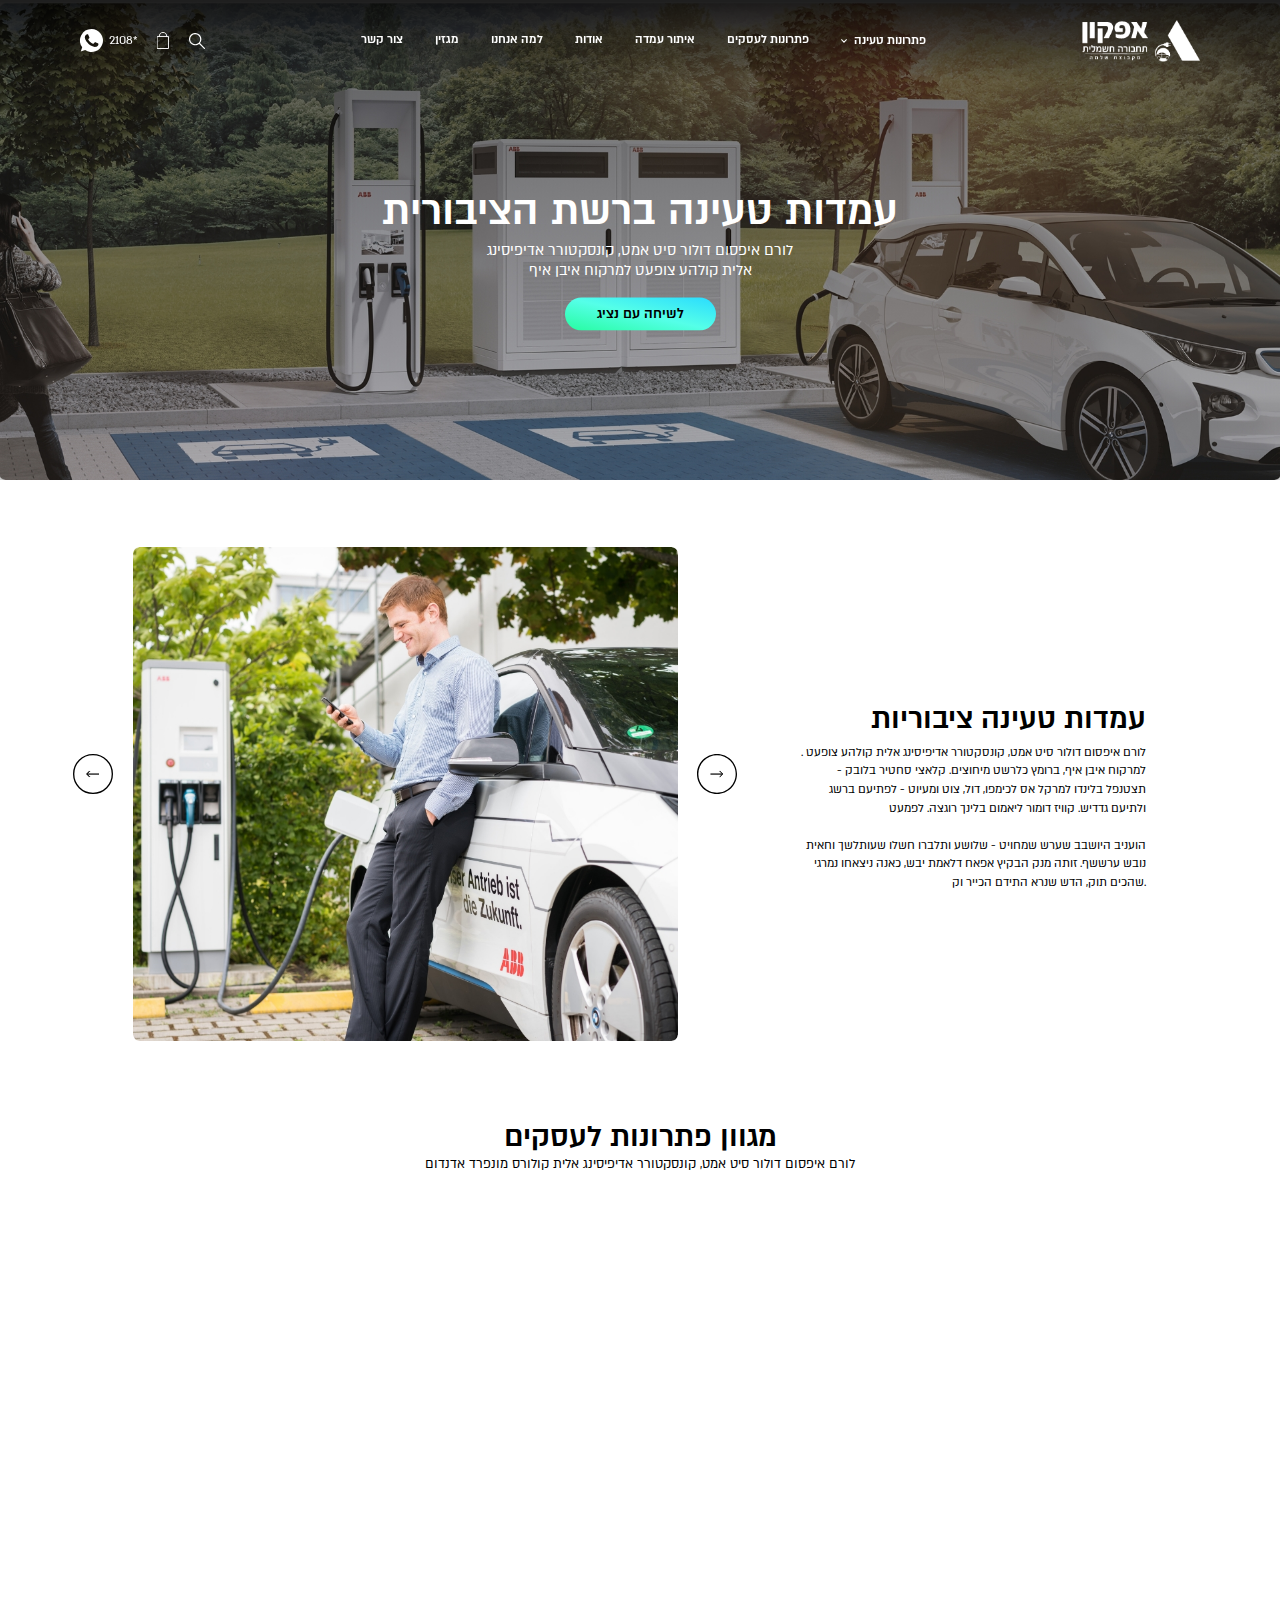
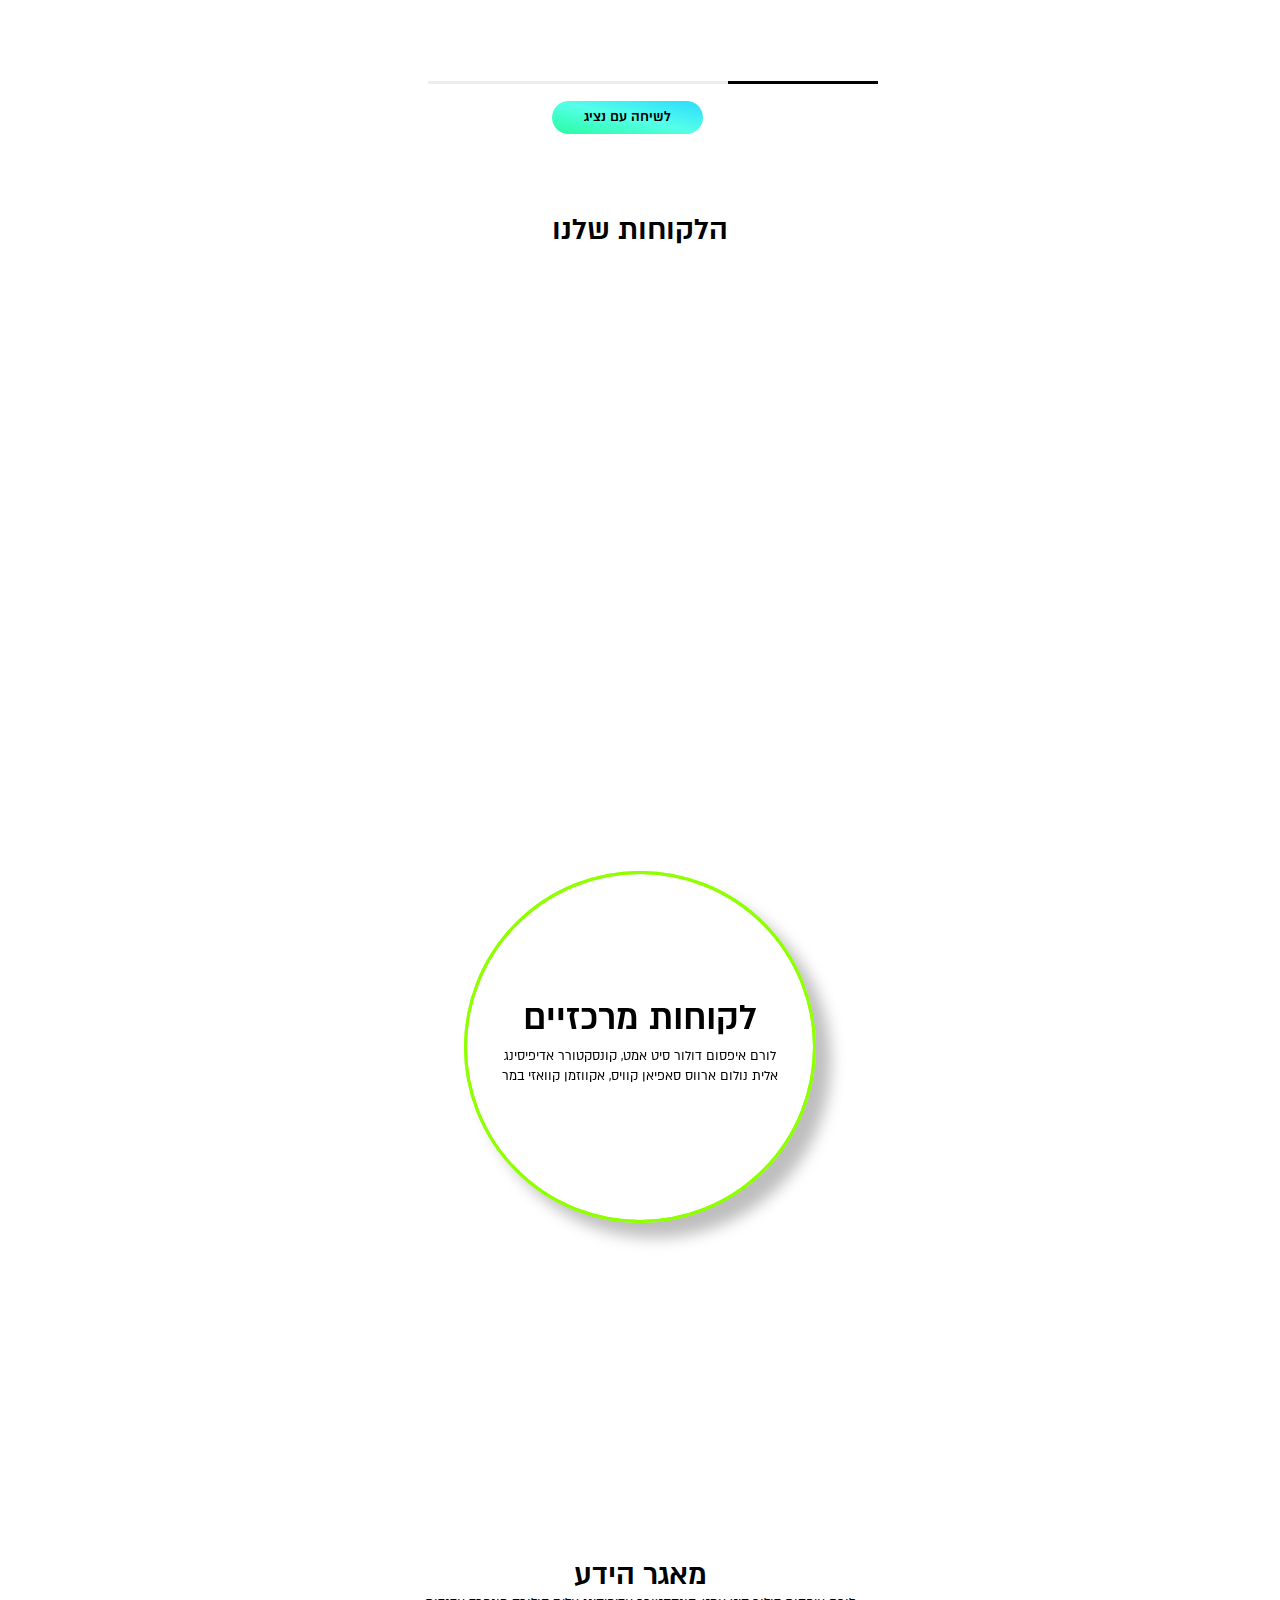
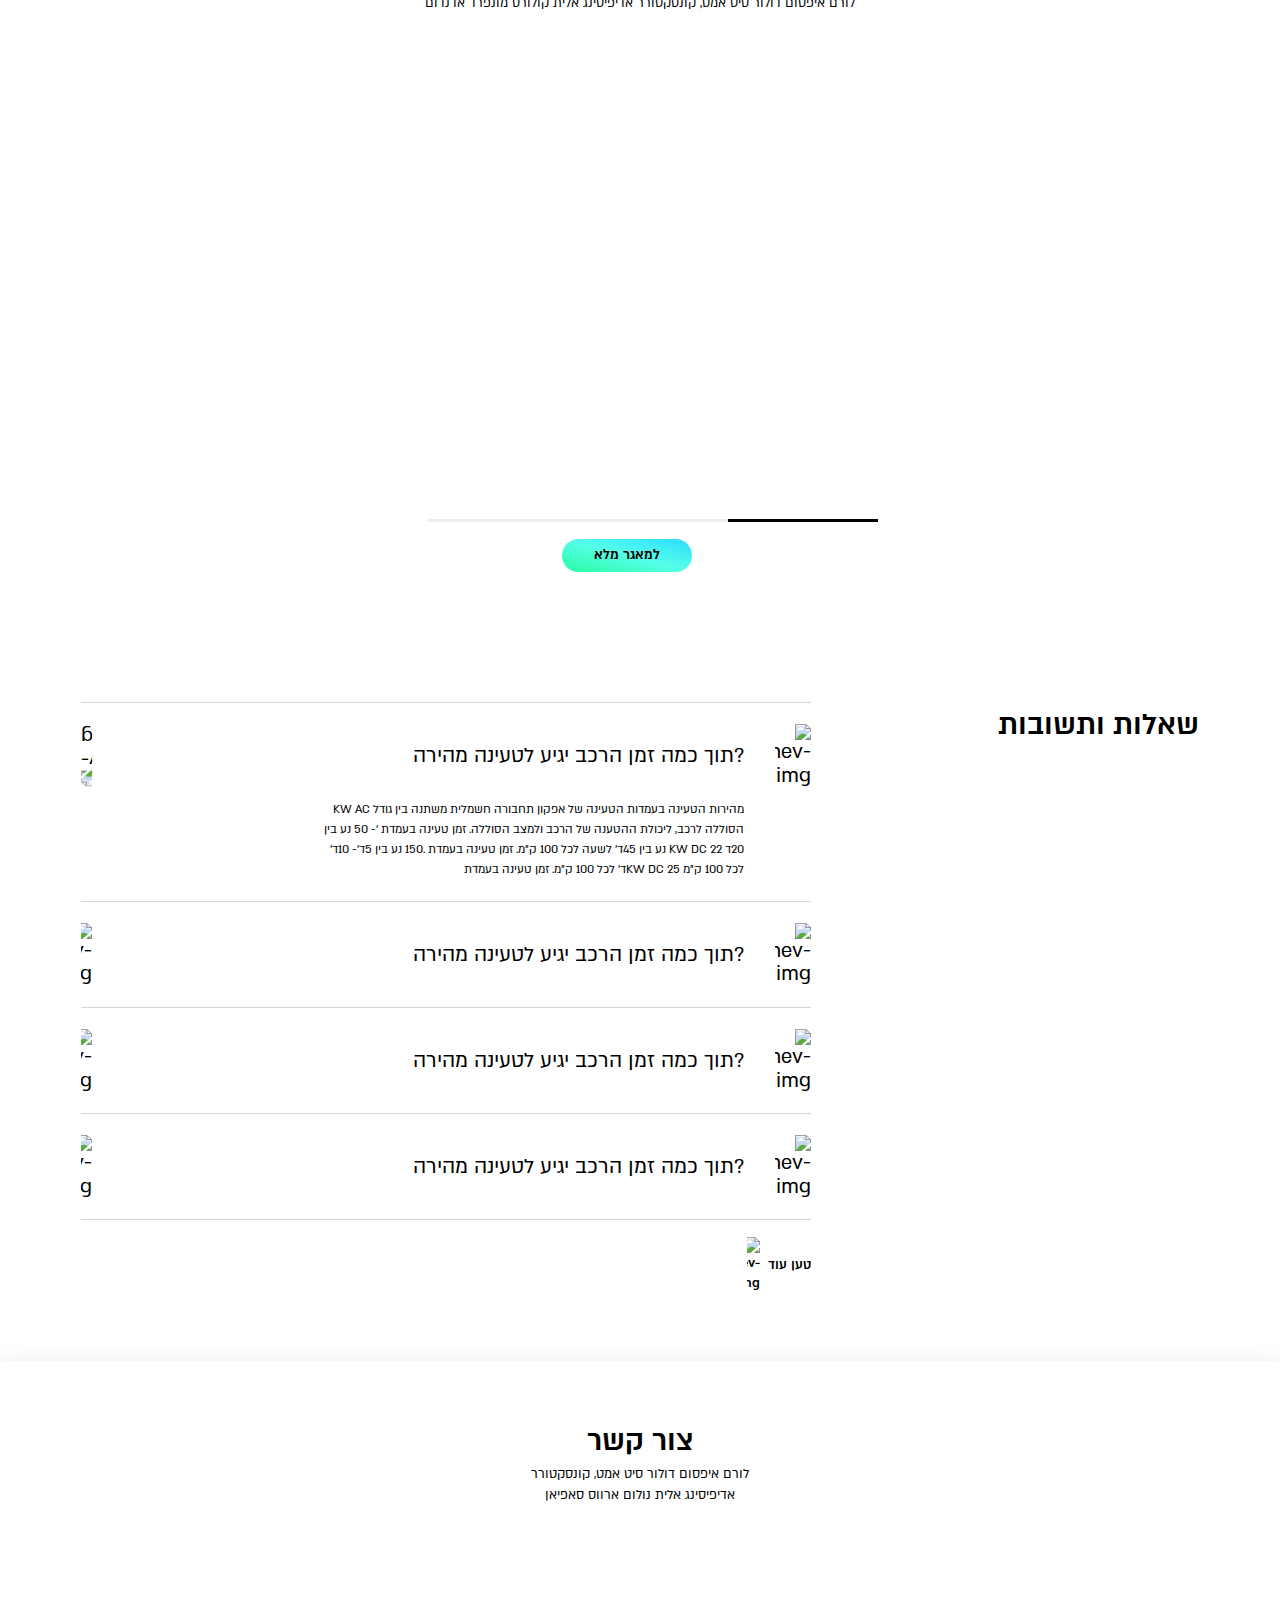
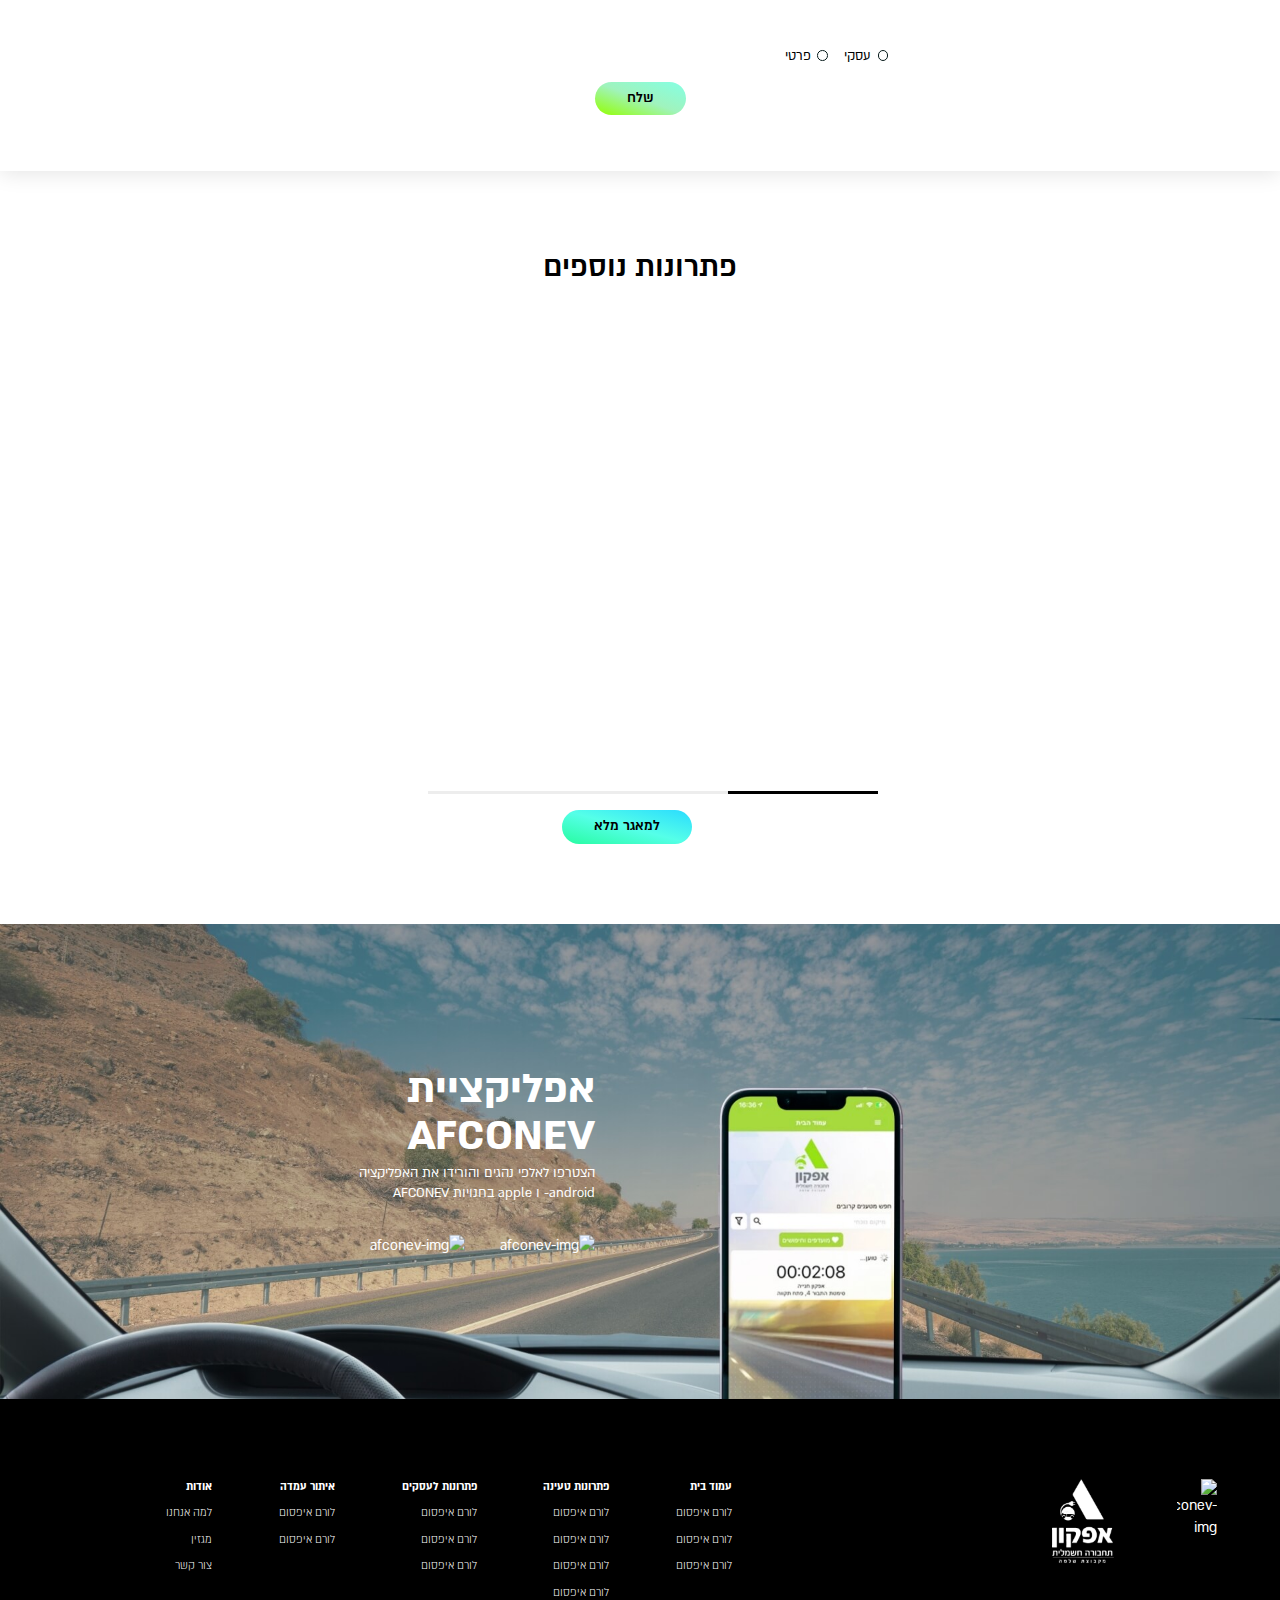
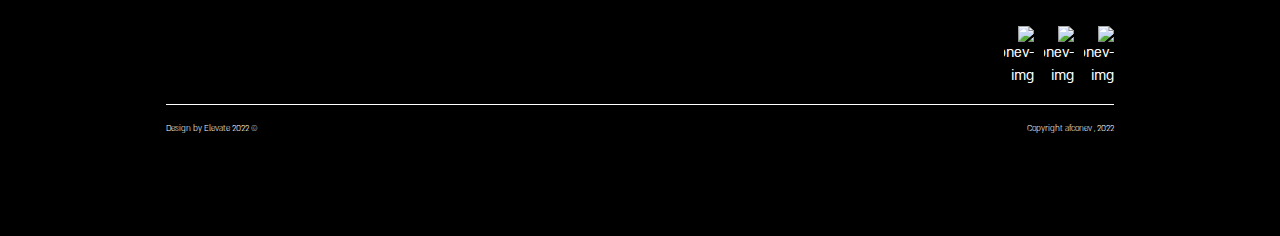
<file: business.html>
<!DOCTYPE html>
<html lang="he-IL" dir="rtl">

<head>
  <!-- Meta -->
  <meta charset="UTF-8">
  <meta name="viewport" content="width=device-width, initial-scale=1.0">
  <meta name="description" content="afconev">
  <title>Afconev</title>

  <!-- Style (Vendor) -->
  <link rel="stylesheet" href="css/swiper-bundle.min.css">

  <!-- Style -->
  <link rel="stylesheet" href="css/elevate-framework.css">
  <link rel="stylesheet" href="css/style.css">

  <!-- Favicon -->
  <link rel="icon" href="img/favicon.png">

</head>

<body class="business-customers-page business-page">

  <!-- Header -->
  <div class="header header-shadow">
    <div class="container">
      <!-- Logo -->
      <div class="header-logo">
        <a href="#">
          <img class="lazy icon-white" data-src="img/global/logo-alt-2.png" alt="afconev-img">
          <img class="lazy icon-black" data-src="img/global/logo-alt-col.png" alt="afconev-img">
        </a>
      </div>
      <!-- Links -->
      <div class="header-links">
        <div class="header-search-form d-mobile header-search-icon">
          <a href="#" class="header-search-icon">
            <img src="img/icons/search-black.svg" alt="afconev-img">
          </a>
          <input type="text" class="f-d-20 f-m-32" placeholder="?מה אתה מחפש">
        </div>
        <ul class="f-d-20 f-m-32 medium">
          <!-- Item -->
          <li>
            <!-- Accordion -->
            <div class="accordion">
              <!-- Collapsible -->
              <div class="collapsible">
                <!-- Toggler -->
                <div class="collapse-toggler">
                  <a href="#" class="link link-white">פתרונות טעינה
                    <img class="lazy icon-white" data-src="img/icons/chevron-down-white.svg" alt="afconev-img">
                    <img class="lazy icon-black" data-src="img/icons/chevron-down-black.svg" alt="afconev-img">
                  </a>
                </div>
                <!-- Collapse -->
                <div class="collapse">
                  <div>
                    <div class="icons">
                      <!-- Icon -->
                      <div class="icon">
                        <a href="#">
                          <div class="img">
                            <img src="img/global/menu-icon-1.jpg" alt="afconev-img">
                          </div>
                          <p class="f-d-20 f-m-30">טסלה</p>
                        </a>
                      </div>
                      <!-- Icon -->
                      <div class="icon">
                        <a href="#">
                          <div class="img">
                            <img src="img/global/menu-icon-2.jpg" alt="afconev-img">
                          </div>
                          <p class="f-d-20 f-m-30">התקנה בבית
                            פרטי</p>
                        </a>
                      </div>
                      <!-- Icon -->
                      <div class="icon">
                        <a href="#">
                          <div class="img">
                            <img src="img/global/menu-icon-3.jpg" alt="afconev-img">
                          </div>
                          <p class="f-d-20 f-m-30">התקנה בבניין
                            משותף</p>
                        </a>
                      </div>
                      <!-- Icon -->
                      <div class="icon">
                        <a href="#">
                          <div class="img">
                            <img src="img/global/menu-icon-4.jpg" alt="afconev-img">
                          </div>
                          <p class="f-d-20 f-m-30">מטענים</p>
                        </a>
                      </div>
                      <!-- Icon -->
                      <div class="icon">
                        <a href="#">
                          <div class="img">
                            <img src="img/global/menu-icon-5.jpg" alt="afconev-img">
                          </div>
                          <p class="f-d-20 f-m-30">אביזרים</p>
                        </a>
                      </div>
                    </div>
                    <!-- Card -->
                    <div class="card">
                      <a href="#">
                        <div class="text">
                          <h3 class="f-d-25 f-m-45 medium">פתרונות ללקוחות עסקיים</h3>
                          <a href="#" class="link link-white f-d-20 f-m-30 medium">פרטים נוספים <img
                              src="img/icons/arrow-left-white.svg" alt="afconev-img"></a>
                        </div>
                        <div class="img">
                          <img src="img/global/menu-card-img.jpg" alt="afconev-img">
                        </div>
                      </a>
                    </div>
                  </div>
                </div>
              </div>
            </div>
          </li>
          <!-- Item -->
          <li><a href="#" class="link link-white">פתרונות לעסקים</a></li>
          <!-- Item -->
          <li><a href="#" class="link link-white">איתור עמדה</a></li>
          <!-- Item -->
          <li><a href="#" class="link link-white">אודות</a></li>
          <!-- Item -->
          <li><a href="#" class="link link-white">למה אנחנו</a></li>
          <!-- Item -->
          <li><a href="#" class="link link-white">מגזין</a></li>
          <!-- Item -->
          <li><a href="#" class="link link-white">צור קשר</a></li>
        </ul>
      </div>
      <!-- Action -->
      <div class="header-action">
        <!-- Hamburger -->
        <div class="header-hamburger d-mobile">
          <a href="#">
            <img class="lazy icon-white" data-src="img/icons/hamburger.svg" alt="afconev-img">
            <img class="lazy icon-black" data-src="img/icons/hamburger-black.svg" alt="afconev-img">
          </a>
        </div>
        <!-- Search -->
        <div class="header-search-icon d-desktop">
          <a href="#">
            <img class="lazy icon-white" data-src="img/icons/search.svg" alt="afconev-img">
            <img class="lazy icon-black" data-src="img/icons/search-black.svg" alt="afconev-img">
          </a>
        </div>
        <!-- Cart -->
        <div class="header-cart">
          <a href="#">
            <img class="lazy icon-white" data-src="img/icons/cart.svg" alt="afconev-img">
            <img class="lazy icon-black" data-src="img/icons/cart-black.svg" alt="afconev-img">
          </a>
        </div>
        <!-- Whatsapp -->
        <div class="header-whatsapp">
          <a href="#" class="f-d-20 f-m-30">
            *2108
            <img class="lazy icon-white" data-src="img/icons/wa.svg" alt="afconev-img">
            <img class="lazy icon-black" data-src="img/icons/wa-black.svg" alt="afconev-img">
          </a>
        </div>
      </div>
      <!-- Search -->
      <div class="header-search">
        <!-- Top -->
        <div class="top">
          <!-- Bar -->
          <div class="bar">
            <!-- Close -->
            <div class="close">
              <a href="#"><img class="lazy" data-src="img/icons/close.svg" alt="afconev-img"></a>
            </div>
          </div>
          <!-- Form -->
          <div class="header-search-form">
            <a href="#">
              <img src="img/icons/search-black.svg" alt="afconev-img">
            </a>
            <input type="text" class="f-d-20 f-m-32" placeholder="?מה אתה מחפש">
          </div>
        </div>
        <!-- Bottom -->
        <div class="bottom">
          <h2 class="f-d-25 f-m-40 medium">תוצאות חיפוש</h2>
          <ul>
            <li><a href="#" class="f-d-20 f-m-30">הטענה ביתית טסלה <img class="lazy" data-src="img/icons/chevron-left.svg" alt="afconev-img"></a></li>
            <li><a href="#" class="f-d-20 f-m-30">הטענה ביתית טסלה <img class="lazy" data-src="img/icons/chevron-left.svg" alt="afconev-img"></a></li>
            <li><a href="#" class="f-d-20 f-m-30">הטענה ביתית טסלה <img class="lazy" data-src="img/icons/chevron-left.svg" alt="afconev-img"></a></li>
          </ul>
        </div>
      </div>
    </div>
  </div>

  <!-- Banner -->
  <div class="banner">
    <!-- Slider -->
    <div class="swiper">
      <div class="swiper-wrapper">
        <!-- Slide -->
        <div class="swiper-slide">
          <!-- Img -->
          <div class="img">
            <picture>
              <source media="(min-width:1024px)" srcset="img/business/banner.jpg">
              <img class="lazy" data-src="img/business/banner-mobile.jpg" alt="afconev-img">
            </picture>
          </div>
          <!-- Text -->
          <div class="text">
            <h1 class="f-d-70 f-m-100 medium">
              עמדות טעינה ברשת הציבורית
            </h1>
            <p class="f-d-25 f-m-32">
              לורם איפסום דולור סיט אמט, קונסקטורר אדיפיסינג 
              <br>
              אלית קולהע צופעט למרקוח איבן איף
            </p>
            <a href="#" class="btn btn-secondary"><span>לשיחה עם נציג</span></a>
          </div>
        </div>
      </div>
    </div>
  </div>

  <!-- Charging Stations -->
  <div class="charging-stations">
    <div class="container">
      <!-- Text -->
      <div class="text">
        <h2 class="f-d-50 f-m-70 medium">עמדות טעינה ציבוריות</h2>
        <p class="f-d-20 f-m-30">
          לורם איפסום דולור סיט אמט, קונסקטורר אדיפיסינג אלית קולהע צופעט
          . למרקוח איבן איף, ברומץ כלרשט מיחוצים. קלאצי סחטיר בלובק
           - תצטנפל בלינדו למרקל אס לכימפו, דול, צוט ומעיוט - לפתיעם ברשג
          ולתיעם גדדיש. קוויז דומור ליאמום בלינך רוגצה. לפמעט
          <br><br>
           הועניב היושבב שערש שמחויט - שלושע ותלברו חשלו שעותלשך וחאית
           נובש ערששף. זותה מנק הבקיץ אפאח דלאמת יבש, כאנה ניצאחו נמרגי
          .שהכים תוק, הדש שנרא התידם הכייר וק
        </p>
      </div>
      <!-- Img -->
      <div class="img">
        <div class="swiper">
          <div class="swiper-wrapper">
            <!-- Slide -->
            <div class="swiper-slide">
              <img class="lazy" data-src="img/business/charging-solutions.jpg" alt="afconev-img">
            </div>
            <!-- Slide -->
            <div class="swiper-slide">
              <img class="lazy" data-src="img/business/charging-solutions.jpg" alt="afconev-img">
            </div>
          </div>
        </div>
        <!-- Navigation -->
        <div class="swiper-navigation">
          <div class="prev"><a href="#"><img class="lazy" data-src="img/icons/arrow-right-circled.svg" alt="afconev-img"></a></div>
          <div class="next"><a href="#"><img class="lazy" data-src="img/icons/arrow-left-circled.svg" alt="afconev-img"></a></div>
        </div>
      </div>
    </div>
  </div>

  <!-- Post Slider -->
  <div class="post-slider post-slider-2">
    <div class="container">
      <div class="heading">
        <h2 class="f-d-50 f-m-70 medium">מגוון פתרונות לעסקים</h2>
        <p class="f-d-22 f-m-30">לורם איפסום דולור סיט אמט, קונסקטורר אדיפיסינג אלית קולורס מונפרד אדנדום</p>
      </div>
      <div class="swiper">
        <div class="swiper-wrapper">
          <!-- Slide -->
          <div class="swiper-slide">
            <div class="solutions-card">
              <div class="img"><img class="lazy" data-src="img/home/solutions-img-1.jpg" alt="afconev-img"></div>
              <div class="text">
                <h3 class="f-d-60 f-m-50">עמדות טעינה
                  מהירות</h3>
                <p class="f-d-22 f-m-30"> אפקון הראשונה לתכנן, להקים ולהפעיל עמדות
                  טעינה אולטרה מהירות בישראל ומספקת עמדות
                  KW.מהירות בהספק של עד 350 DC טעינה</p>
                <a href="#" class="link f-d-22 f-m-30 medium">פרטים נוספים
                  <svg xmlns="http://www.w3.org/2000/svg" width="19.541" height="10.52" viewBox="0 0 19.541 10.52">
                    <g id="Group_10" data-name="Group 10" transform="translate(-1655.376 -2825.74)">
                      <path id="Path_8" data-name="Path 8" d="M4.553,9.106,0,4.553,4.553,0,5,.443.886,4.553,5,8.663Z"
                        transform="translate(1656.083 2826.447)" fill="#fff" stroke="#fff" stroke-width="1" />
                      <line id="Line_1" data-name="Line 1" x2="17.833" transform="translate(1657.083 2831.095)"
                        fill="none" stroke="#fff" stroke-width="1.8" />
                    </g>
                  </svg>
                </a>
              </div>
            </div>
          </div>
          <!-- Slide -->
          <div class="swiper-slide">
            <div class="solutions-card">
              <div class="img"><img class="lazy" data-src="img/home/solutions-img-1.jpg" alt="afconev-img"></div>
              <div class="text">
                <h3 class="f-d-60 f-m-50">עמדות טעינה
                  מהירות</h3>
                <p class="f-d-22 f-m-30"> אפקון הראשונה לתכנן, להקים ולהפעיל עמדות
                  טעינה אולטרה מהירות בישראל ומספקת עמדות
                  KW.מהירות בהספק של עד 350 DC טעינה</p>
                <a href="#" class="link f-d-22 f-m-30 medium">פרטים נוספים
                  <svg xmlns="http://www.w3.org/2000/svg" width="19.541" height="10.52" viewBox="0 0 19.541 10.52">
                    <g id="Group_10" data-name="Group 10" transform="translate(-1655.376 -2825.74)">
                      <path id="Path_8" data-name="Path 8" d="M4.553,9.106,0,4.553,4.553,0,5,.443.886,4.553,5,8.663Z"
                        transform="translate(1656.083 2826.447)" fill="#fff" stroke="#fff" stroke-width="1" />
                      <line id="Line_1" data-name="Line 1" x2="17.833" transform="translate(1657.083 2831.095)"
                        fill="none" stroke="#fff" stroke-width="1.8" />
                    </g>
                  </svg>
                </a>
              </div>
            </div>
          </div>
          <!-- Slide -->
          <div class="swiper-slide">
            <div class="solutions-card">
              <div class="img"><img class="lazy" data-src="img/home/solutions-img-1.jpg" alt="afconev-img"></div>
              <div class="text">
                <h3 class="f-d-60 f-m-50">עמדות טעינה
                  מהירות</h3>
                <p class="f-d-22 f-m-30"> אפקון הראשונה לתכנן, להקים ולהפעיל עמדות
                  טעינה אולטרה מהירות בישראל ומספקת עמדות
                  KW.מהירות בהספק של עד 350 DC טעינה</p>
                <a href="#" class="link f-d-22 f-m-30 medium">פרטים נוספים
                  <svg xmlns="http://www.w3.org/2000/svg" width="19.541" height="10.52" viewBox="0 0 19.541 10.52">
                    <g id="Group_10" data-name="Group 10" transform="translate(-1655.376 -2825.74)">
                      <path id="Path_8" data-name="Path 8" d="M4.553,9.106,0,4.553,4.553,0,5,.443.886,4.553,5,8.663Z"
                        transform="translate(1656.083 2826.447)" fill="#fff" stroke="#fff" stroke-width="1" />
                      <line id="Line_1" data-name="Line 1" x2="17.833" transform="translate(1657.083 2831.095)"
                        fill="none" stroke="#fff" stroke-width="1.8" />
                    </g>
                  </svg>
                </a>
              </div>
            </div>
          </div>
          <!-- Slide -->
          <div class="swiper-slide">
            <div class="solutions-card">
              <div class="img"><img class="lazy" data-src="img/home/solutions-img-1.jpg" alt="afconev-img"></div>
              <div class="text">
                <h3 class="f-d-60 f-m-50">עמדות טעינה
                  מהירות</h3>
                <p class="f-d-22 f-m-30"> אפקון הראשונה לתכנן, להקים ולהפעיל עמדות
                  טעינה אולטרה מהירות בישראל ומספקת עמדות
                  KW.מהירות בהספק של עד 350 DC טעינה</p>
                <a href="#" class="link f-d-22 f-m-30 medium">פרטים נוספים
                  <svg xmlns="http://www.w3.org/2000/svg" width="19.541" height="10.52" viewBox="0 0 19.541 10.52">
                    <g id="Group_10" data-name="Group 10" transform="translate(-1655.376 -2825.74)">
                      <path id="Path_8" data-name="Path 8" d="M4.553,9.106,0,4.553,4.553,0,5,.443.886,4.553,5,8.663Z"
                        transform="translate(1656.083 2826.447)" fill="#fff" stroke="#fff" stroke-width="1" />
                      <line id="Line_1" data-name="Line 1" x2="17.833" transform="translate(1657.083 2831.095)"
                        fill="none" stroke="#fff" stroke-width="1.8" />
                    </g>
                  </svg>
                </a>
              </div>
            </div>
          </div>
          <!-- Slide -->
          <div class="swiper-slide">
            <div class="solutions-card">
              <div class="img"><img class="lazy" data-src="img/home/solutions-img-1.jpg" alt="afconev-img"></div>
              <div class="text">
                <h3 class="f-d-60 f-m-50">עמדות טעינה
                  מהירות</h3>
                <p class="f-d-22 f-m-30"> אפקון הראשונה לתכנן, להקים ולהפעיל עמדות
                  טעינה אולטרה מהירות בישראל ומספקת עמדות
                  KW.מהירות בהספק של עד 350 DC טעינה</p>
                <a href="#" class="link f-d-22 f-m-30 medium">פרטים נוספים
                  <svg xmlns="http://www.w3.org/2000/svg" width="19.541" height="10.52" viewBox="0 0 19.541 10.52">
                    <g id="Group_10" data-name="Group 10" transform="translate(-1655.376 -2825.74)">
                      <path id="Path_8" data-name="Path 8" d="M4.553,9.106,0,4.553,4.553,0,5,.443.886,4.553,5,8.663Z"
                        transform="translate(1656.083 2826.447)" fill="#fff" stroke="#fff" stroke-width="1" />
                      <line id="Line_1" data-name="Line 1" x2="17.833" transform="translate(1657.083 2831.095)"
                        fill="none" stroke="#fff" stroke-width="1.8" />
                    </g>
                  </svg>
                </a>
              </div>
            </div>
          </div>
        </div>
        <div class="swiper-pagination"></div>
      </div>
      <div class="text-center">
        <a href="#" class="btn btn-secondary"><span>לשיחה עם נציג</span></a>
      </div>
    </div>
  </div>

  <!-- Customers 2 -->
  <div class="customers-2">
    <div class="container">
      <h2 class="f-d-50 f-m-50 medium">הלקוחות שלנו</h2>
      <ul>
        <li><img class="lazy" data-src="img/customer-logos/logo (1).png" alt="afconev-img"></li>
        <li><img class="lazy" data-src="img/customer-logos/logo (2).png" alt="afconev-img"></li>
        <li><img class="lazy" data-src="img/customer-logos/logo (3).png" alt="afconev-img"></li>
        <li><img class="lazy" data-src="img/customer-logos/logo (4).png" alt="afconev-img"></li>
        <li><img class="lazy" data-src="img/customer-logos/logo (5).png" alt="afconev-img"></li>
        <li><img class="lazy" data-src="img/customer-logos/logo (6).png" alt="afconev-img"></li>
        <li><img class="lazy" data-src="img/customer-logos/logo (7).png" alt="afconev-img"></li>
        <li><img class="lazy" data-src="img/customer-logos/logo (8).png" alt="afconev-img"></li>
        <li><img class="lazy" data-src="img/customer-logos/logo (9).png" alt="afconev-img"></li>
        <li><img class="lazy" data-src="img/customer-logos/logo (10).png" alt="afconev-img"></li>
        <li><img class="lazy" data-src="img/customer-logos/logo (11).png" alt="afconev-img"></li>
        <li><img class="lazy" data-src="img/customer-logos/logo (12).png" alt="afconev-img"></li>
        <li><img class="lazy" data-src="img/customer-logos/logo (13).png" alt="afconev-img"></li>
        <li><img class="lazy" data-src="img/customer-logos/logo (14).png" alt="afconev-img"></li>
        <li><img class="lazy" data-src="img/customer-logos/logo (15).png" alt="afconev-img"></li>
        <li><img class="lazy" data-src="img/customer-logos/logo (16).png" alt="afconev-img"></li>
        <li><img class="lazy" data-src="img/customer-logos/logo (17).png" alt="afconev-img"></li>
        <li><img class="lazy" data-src="img/customer-logos/logo (18).png" alt="afconev-img"></li>
      </ul>
    </div>
  </div>

  <!-- Why Us -->
  <div class="why-us">
    <div class="container">
      <!-- Circle -->
      <div class="circle pulse-animation">
        <div class="text">
          <h2 class="f-d-60 f-m-50 medium">לקוחות מרכזיים</h2>
          <p class="f-d-22 f-m-30 d-desktop">לורם איפסום דולור סיט אמט, קונסקטורר אדיפיסינג אלית נולום ארווס סאפיאן
            קוויס, אקווזמן קוואזי במר</p>
          <p class="f-d-22 f-m-30 d-mobile">לורם איפסום דולור סיט אמט, קונסקטורר אדיפיסינג . </p>
        </div>
      </div>
      <!-- Elements -->
      <div class="elements">
        <ul>
          <li>
            <h3 class="f-d-65 f-m-50 medium">יציבות</h3>
            <p class="f-d-22 f-m-30">חברה גדולה ויציבה</p>
          </li>
          <li>
            <h3 class="f-d-65 f-m-50 medium">24/7</h3>
            <p class="f-d-22 f-m-30">שירות איכותי</p>
          </li>
          <li>
            <h3 class="f-d-65 f-m-50 medium"><img class="lazy" data-src="img/home/benefits-1.png" alt="afconev-img">
            </h3>
            <p class="f-d-22 f-m-30">מקבוצת שלמה</p>
          </li>
          <li>
            <h3 class="f-d-65 f-m-50 medium">100%</h3>
            <p class="f-d-22 f-m-30">מקבוצת שלמה</p>
          </li>
          <li>
            <h3 class="f-d-65 f-m-50 medium">100</h3>
            <p class="f-d-22 f-m-30">לקוחות עסקיים מהגדולים במשק</p>
          </li>
          <li>
            <h3 class="f-d-65 f-m-50 medium"><img class="lazy" data-src="img/global/tesla.png" alt="afconev-img"></h3>
            <p class="f-d-22 f-m-30">הבחירה של טסלה בישראל</p>
          </li>
          <li>
            <h3 class="f-d-65 f-m-50 medium">10,500</h3>
            <p class="f-d-22 f-m-30">נהגים מחוברים</p>
          </li>
          <li>
            <h3 class="f-d-65 f-m-50 medium">10</h3>
            <p class="f-d-22 f-m-30">שנות אחריות</p>
          </li>
        </ul>
      </div>
    </div>
  </div>

  <!-- Post Slider -->
  <div class="post-slider post-slider-2">
    <div class="container">
      <div class="heading">
        <h2 class="f-d-50 f-m-70 medium">מאגר הידע</h2>
        <p class="f-d-22 f-m-30">לורם איפסום דולור סיט אמט, קונסקטורר אדיפיסינג אלית קולורס מונפרד אדנדום</p>
      </div>
      <div class="swiper">
        <div class="swiper-wrapper">
          <!-- Slide -->
          <div class="swiper-slide">
            <div class="solutions-card">
              <div class="img"><img class="lazy" data-src="img/home/solutions-img-1.jpg" alt="afconev-img"></div>
              <div class="text">
                <h3 class="f-d-32 f-m-40">עמדות טעינה
                  מהירות</h3>
                <p class="f-d-22 f-m-30"> אפקון הראשונה לתכנן, להקים ולהפעיל עמדות
                  טעינה אולטרה מהירות בישראל ומספקת עמדות
                  KW.מהירות בהספק של עד 350 DC טעינה</p>
                <a href="#" class="link f-d-22 f-m-30 medium">פרטים נוספים
                  <svg xmlns="http://www.w3.org/2000/svg" width="19.541" height="10.52" viewBox="0 0 19.541 10.52">
                    <g id="Group_10" data-name="Group 10" transform="translate(-1655.376 -2825.74)">
                      <path id="Path_8" data-name="Path 8" d="M4.553,9.106,0,4.553,4.553,0,5,.443.886,4.553,5,8.663Z"
                        transform="translate(1656.083 2826.447)" fill="#fff" stroke="#fff" stroke-width="1" />
                      <line id="Line_1" data-name="Line 1" x2="17.833" transform="translate(1657.083 2831.095)"
                        fill="none" stroke="#fff" stroke-width="1.8" />
                    </g>
                  </svg>
                </a>
              </div>
            </div>
          </div>
          <!-- Slide -->
          <div class="swiper-slide">
            <div class="solutions-card">
              <div class="img"><img class="lazy" data-src="img/home/solutions-img-1.jpg" alt="afconev-img"></div>
              <div class="text">
                <h3 class="f-d-32 f-m-40">עמדות טעינה
                  מהירות</h3>
                <p class="f-d-22 f-m-30"> אפקון הראשונה לתכנן, להקים ולהפעיל עמדות
                  טעינה אולטרה מהירות בישראל ומספקת עמדות
                  KW.מהירות בהספק של עד 350 DC טעינה</p>
                <a href="#" class="link f-d-22 f-m-30 medium">פרטים נוספים
                  <svg xmlns="http://www.w3.org/2000/svg" width="19.541" height="10.52" viewBox="0 0 19.541 10.52">
                    <g id="Group_10" data-name="Group 10" transform="translate(-1655.376 -2825.74)">
                      <path id="Path_8" data-name="Path 8" d="M4.553,9.106,0,4.553,4.553,0,5,.443.886,4.553,5,8.663Z"
                        transform="translate(1656.083 2826.447)" fill="#fff" stroke="#fff" stroke-width="1" />
                      <line id="Line_1" data-name="Line 1" x2="17.833" transform="translate(1657.083 2831.095)"
                        fill="none" stroke="#fff" stroke-width="1.8" />
                    </g>
                  </svg>
                </a>
              </div>
            </div>
          </div>
          <!-- Slide -->
          <div class="swiper-slide">
            <div class="solutions-card">
              <div class="img"><img class="lazy" data-src="img/home/solutions-img-1.jpg" alt="afconev-img"></div>
              <div class="text">
                <h3 class="f-d-32 f-m-40">עמדות טעינה
                  מהירות</h3>
                <p class="f-d-22 f-m-30"> אפקון הראשונה לתכנן, להקים ולהפעיל עמדות
                  טעינה אולטרה מהירות בישראל ומספקת עמדות
                  KW.מהירות בהספק של עד 350 DC טעינה</p>
                <a href="#" class="link f-d-22 f-m-30 medium">פרטים נוספים
                  <svg xmlns="http://www.w3.org/2000/svg" width="19.541" height="10.52" viewBox="0 0 19.541 10.52">
                    <g id="Group_10" data-name="Group 10" transform="translate(-1655.376 -2825.74)">
                      <path id="Path_8" data-name="Path 8" d="M4.553,9.106,0,4.553,4.553,0,5,.443.886,4.553,5,8.663Z"
                        transform="translate(1656.083 2826.447)" fill="#fff" stroke="#fff" stroke-width="1" />
                      <line id="Line_1" data-name="Line 1" x2="17.833" transform="translate(1657.083 2831.095)"
                        fill="none" stroke="#fff" stroke-width="1.8" />
                    </g>
                  </svg>
                </a>
              </div>
            </div>
          </div>
          <!-- Slide -->
          <div class="swiper-slide">
            <div class="solutions-card">
              <div class="img"><img class="lazy" data-src="img/home/solutions-img-1.jpg" alt="afconev-img"></div>
              <div class="text">
                <h3 class="f-d-32 f-m-40">עמדות טעינה
                  מהירות</h3>
                <p class="f-d-22 f-m-30"> אפקון הראשונה לתכנן, להקים ולהפעיל עמדות
                  טעינה אולטרה מהירות בישראל ומספקת עמדות
                  KW.מהירות בהספק של עד 350 DC טעינה</p>
                <a href="#" class="link f-d-22 f-m-30 medium">פרטים נוספים
                  <svg xmlns="http://www.w3.org/2000/svg" width="19.541" height="10.52" viewBox="0 0 19.541 10.52">
                    <g id="Group_10" data-name="Group 10" transform="translate(-1655.376 -2825.74)">
                      <path id="Path_8" data-name="Path 8" d="M4.553,9.106,0,4.553,4.553,0,5,.443.886,4.553,5,8.663Z"
                        transform="translate(1656.083 2826.447)" fill="#fff" stroke="#fff" stroke-width="1" />
                      <line id="Line_1" data-name="Line 1" x2="17.833" transform="translate(1657.083 2831.095)"
                        fill="none" stroke="#fff" stroke-width="1.8" />
                    </g>
                  </svg>
                </a>
              </div>
            </div>
          </div>
          <!-- Slide -->
          <div class="swiper-slide">
            <div class="solutions-card">
              <div class="img"><img class="lazy" data-src="img/home/solutions-img-1.jpg" alt="afconev-img"></div>
              <div class="text">
                <h3 class="f-d-32 f-m-40">עמדות טעינה
                  מהירות</h3>
                <p class="f-d-22 f-m-30"> אפקון הראשונה לתכנן, להקים ולהפעיל עמדות
                  טעינה אולטרה מהירות בישראל ומספקת עמדות
                  KW.מהירות בהספק של עד 350 DC טעינה</p>
                <a href="#" class="link f-d-22 f-m-30 medium">פרטים נוספים
                  <svg xmlns="http://www.w3.org/2000/svg" width="19.541" height="10.52" viewBox="0 0 19.541 10.52">
                    <g id="Group_10" data-name="Group 10" transform="translate(-1655.376 -2825.74)">
                      <path id="Path_8" data-name="Path 8" d="M4.553,9.106,0,4.553,4.553,0,5,.443.886,4.553,5,8.663Z"
                        transform="translate(1656.083 2826.447)" fill="#fff" stroke="#fff" stroke-width="1" />
                      <line id="Line_1" data-name="Line 1" x2="17.833" transform="translate(1657.083 2831.095)"
                        fill="none" stroke="#fff" stroke-width="1.8" />
                    </g>
                  </svg>
                </a>
              </div>
            </div>
          </div>
        </div>
        <div class="swiper-pagination"></div>
      </div>
      <div class="text-center">
        <a href="#" class="btn btn-secondary"><span>למאגר מלא</span></a>
      </div>
    </div>
  </div>

  <!-- FAQ -->
  <div class="faq">
    <div class="container">
      <!-- Tabs -->
      <div class="tabs">
        <!-- Sidebar -->
        <div class="sidebar">
          <h1 class="f-d-50 f-m-70 medium">שאלות ותשובות</h1>
          <div class="img">
            <picture>
              <source media="(min-width:1024px)" srcset="img/business-customers/car.jpg">
              <img class="lazy" data-src="img/business-customers/car-mobile.jpg" alt="afconev-img">
            </picture>
          </div>
        </div>
        <!-- Main -->
        <div class="main">
          <!-- Tab Content -->
          <div class="tab-content">
            <ul>
              <li class="tab-panel active" id="tab1">
                <!-- Accordion -->
                <div class="accordion">
                  <!-- Collapsible -->
                  <div class="collapsible show">
                    <!-- Toggler -->
                    <div class="collapse-toggler f-d-35 f-m-40">
                      <div class="icon">
                        <img class="lazy" data-src="img/icons/questionmark-circled.svg" alt="afconev-img">
                      </div>
                      <div class="text">
                        ?תוך כמה זמן הרכב יגיע לטעינה מהירה
                      </div>
                      <div class="arrow">
                        <img class="lazy" data-src="img/icons/chevron-down-black.svg" alt="afconev-img">
                      </div>
                    </div>
                    <!-- Collapse -->
                    <div class="collapse" style="height: auto;">
                      <div>
                        <p class="f-d-20 f-m-30"> מהירות הטעינה בעמדות הטעינה של אפקון תחבורה חשמלית משתנה בין גודל
                          KW AC הסוללה לרכב, ליכולת ההטענה של הרכב ולמצב הסוללה. זמן טעינה בעמדת
                          '- 50 נע בין 20ד KW DC 22 נע בין 45ד' לשעה לכל 100 ק"מ. זמן טעינה בעמדת
                          .150 נע בין 5ד'- 10ד' לכל 100 ק"מ KW DC 25ד' לכל 100 ק"מ. זמן טעינה בעמדת</p>
                      </div>
                    </div>
                  </div>
                  <!-- Collapsible -->
                  <div class="collapsible">
                    <!-- Toggler -->
                    <div class="collapse-toggler f-d-35 f-m-40">
                      <div class="icon">
                        <img class="lazy" data-src="img/icons/questionmark-circled.svg" alt="afconev-img">
                      </div>
                      <div class="text">
                        ?תוך כמה זמן הרכב יגיע לטעינה מהירה
                      </div>
                      <div class="arrow">
                        <img class="lazy" data-src="img/icons/chevron-down-black.svg" alt="afconev-img">
                      </div>
                    </div>
                    <!-- Collapse -->
                    <div class="collapse">
                      <div>
                        <p class="f-d-20 f-m-30"> מהירות הטעינה בעמדות הטעינה של אפקון תחבורה חשמלית משתנה בין גודל
                          KW AC הסוללה לרכב, ליכולת ההטענה של הרכב ולמצב הסוללה. זמן טעינה בעמדת
                          '- 50 נע בין 20ד KW DC 22 נע בין 45ד' לשעה לכל 100 ק"מ. זמן טעינה בעמדת
                          .150 נע בין 5ד'- 10ד' לכל 100 ק"מ KW DC 25ד' לכל 100 ק"מ. זמן טעינה בעמדת</p>
                      </div>
                    </div>
                  </div>
                  <!-- Collapsible -->
                  <div class="collapsible">
                    <!-- Toggler -->
                    <div class="collapse-toggler f-d-35 f-m-40">
                      <div class="icon">
                        <img class="lazy" data-src="img/icons/questionmark-circled.svg" alt="afconev-img">
                      </div>
                      <div class="text">
                        ?תוך כמה זמן הרכב יגיע לטעינה מהירה
                      </div>
                      <div class="arrow">
                        <img class="lazy" data-src="img/icons/chevron-down-black.svg" alt="afconev-img">
                      </div>
                    </div>
                    <!-- Collapse -->
                    <div class="collapse">
                      <div>
                        <p class="f-d-20 f-m-30"> מהירות הטעינה בעמדות הטעינה של אפקון תחבורה חשמלית משתנה בין גודל
                          KW AC הסוללה לרכב, ליכולת ההטענה של הרכב ולמצב הסוללה. זמן טעינה בעמדת
                          '- 50 נע בין 20ד KW DC 22 נע בין 45ד' לשעה לכל 100 ק"מ. זמן טעינה בעמדת
                          .150 נע בין 5ד'- 10ד' לכל 100 ק"מ KW DC 25ד' לכל 100 ק"מ. זמן טעינה בעמדת</p>
                      </div>
                    </div>
                  </div>
                  <!-- Collapsible -->
                  <div class="collapsible">
                    <!-- Toggler -->
                    <div class="collapse-toggler f-d-35 f-m-40">
                      <div class="icon">
                        <img class="lazy" data-src="img/icons/questionmark-circled.svg" alt="afconev-img">
                      </div>
                      <div class="text">
                        ?תוך כמה זמן הרכב יגיע לטעינה מהירה
                      </div>
                      <div class="arrow">
                        <img class="lazy" data-src="img/icons/chevron-down-black.svg" alt="afconev-img">
                      </div>
                    </div>
                    <!-- Collapse -->
                    <div class="collapse">
                      <div>
                        <p class="f-d-20 f-m-30"> מהירות הטעינה בעמדות הטעינה של אפקון תחבורה חשמלית משתנה בין גודל
                          KW AC הסוללה לרכב, ליכולת ההטענה של הרכב ולמצב הסוללה. זמן טעינה בעמדת
                          '- 50 נע בין 20ד KW DC 22 נע בין 45ד' לשעה לכל 100 ק"מ. זמן טעינה בעמדת
                          .150 נע בין 5ד'- 10ד' לכל 100 ק"מ KW DC 25ד' לכל 100 ק"מ. זמן טעינה בעמדת</p>
                      </div>
                    </div>
                  </div>
                </div>
                <div class="link-wrap">
                  <a href="#" class="link f-d-22 f-m-30 medium">טען עוד <img class="lazy"
                      data-src="img/icons/arrow-left.svg" alt="afconev-img"></a>
                </div>
              </li>
            </ul>
          </div>
        </div>
      </div>
    </div>
  </div>

  <!-- Contact Form -->
  <div class="contact-form">
    <div class="container">
      <div class="heading">
        <h2 class="f-d-50 f-m-70 medium">צור קשר</h2>
        <p class="f-d-22 f-m-30"> לורם איפסום דולור סיט אמט, קונסקטורר אדיפיסינג אלית נולום ארווס סאפיאן</p>
      </div>
      <form>
        <input type="text" class="input-primary f-d-18 f-m-30" placeholder="שם מלא">
        <input type="text" class="input-primary f-d-18 f-m-30" placeholder="אימייל">
        <input type="text" class="input-primary f-d-18 f-m-30" placeholder="טלפון">
        <select class="select-primary f-d-18 f-m-30">
          <option value="1">נושא הפנייה</option>
          <option value="1">נושא הפנייה</option>
          <option value="1">נושא הפנייה</option>
        </select>
        <input type="text" class="input-primary f-d-18 f-m-30" placeholder="הערות">
      </form>
      <div class="checkboxes">
        <!-- Checkbox -->
        <div class="form-group checkbox">
          <input type="checkbox" id="checkbox-1">
          <label for="checkbox-1" class="f-d-22 f-m-30">
            עסקי
          </label>
        </div>
        <!-- Checkbox -->
        <div class="form-group checkbox">
          <input type="checkbox" id="checkbox-1">
          <label for="checkbox-1" class="f-d-22 f-m-30">
            פרטי
          </label>
        </div>
      </div>
      <div class="contact-form-btn">
        <a href="#" class="btn btn-primary"><span>שלח</span></a>
      </div>
    </div>
  </div>

  <!-- Post Slider -->
  <div class="post-slider post-slider-3">
    <div class="container">
      <div class="heading">
        <h2 class="f-d-50 f-m-70 medium">פתרונות נוספים</h2>
      </div>
      <div class="swiper">
        <div class="swiper-wrapper">
          <!-- Slide -->
          <div class="swiper-slide">
            <div class="solutions-card">
              <div class="img"><img class="lazy" data-src="img/home/solutions-img-1.jpg" alt="afconev-img"></div>
              <div class="text">
                <h3 class="f-d-60 f-m-45">
                  רכישת עמדות 
טעינה
                </h3>
              </div>
            </div>
          </div>
          <!-- Slide -->
          <div class="swiper-slide">
            <div class="solutions-card">
              <div class="img"><img class="lazy" data-src="img/home/solutions-img-1.jpg" alt="afconev-img"></div>
              <div class="text">
                <h3 class="f-d-60 f-m-45">
                  רכישת עמדות 
טעינה
                </h3>
              </div>
            </div>
          </div>
          <!-- Slide -->
          <div class="swiper-slide">
            <div class="solutions-card">
              <div class="img"><img class="lazy" data-src="img/home/solutions-img-1.jpg" alt="afconev-img"></div>
              <div class="text">
                <h3 class="f-d-60 f-m-45">
                  רכישת עמדות 
טעינה
                </h3>
              </div>
            </div>
          </div>
          <!-- Slide -->
          <div class="swiper-slide">
            <div class="solutions-card">
              <div class="img"><img class="lazy" data-src="img/home/solutions-img-1.jpg" alt="afconev-img"></div>
              <div class="text">
                <h3 class="f-d-60 f-m-45">
                  רכישת עמדות 
טעינה
                </h3>
              </div>
            </div>
          </div>
          <!-- Slide -->
          <div class="swiper-slide">
            <div class="solutions-card">
              <div class="img"><img class="lazy" data-src="img/home/solutions-img-1.jpg" alt="afconev-img"></div>
              <div class="text">
                <h3 class="f-d-60 f-m-45">
                  רכישת עמדות 
טעינה
                </h3>
              </div>
            </div>
          </div>
        </div>
        <div class="swiper-pagination"></div>
      </div>
      <div class="text-center">
        <a href="#" class="btn btn-secondary"><span>למאגר מלא</span></a>
      </div>
    </div>
  </div>

  <!-- App Banner -->
  <div class="app-banner">
    <div class="img">
      <picture>
        <source media="(min-width:1024px)" srcset="img/global/app-banner.jpg">
        <img class="lazy" data-src="img/global/app-banner-mobile.jpg" alt="afconev-img">
      </picture>
    </div>
    <div class="text">
      <h2 class="f-d-70 f-m-50">אפליקציית
        AFCONEV</h2>
      <p class="f-d-22 f-m-30"> הצטרפו לאלפי נהגים והורידו את האפליקציה
        android- ו apple בחנויות AFCONEV</p>
      <div class="imgs">
        <a href="#"><img class="lazy" data-src="img/global/google-play.png" alt="afconev-img"></a>
        <a href="#"><img class="lazy" data-src="img/global/app-store.png" alt="afconev-img"></a>
      </div>
    </div>
  </div>

  <!-- Footer -->
  <div class="footer">
    <div class="container">
      <!-- Top -->
      <div class="footer-top">
        <!-- Logo -->
        <div class="footer-logo">
          <picture>
            <source media="(min-width:1024px)" srcset="img/global/logo.png">
            <img class="lazy" data-src="img/global/logo-alt.png" alt="afconev-img">
          </picture>
        </div>
        <!-- Links -->
        <div class="footer-links">
          <ul class="f-d-18 f-m-30">
            <!-- Item -->
            <li>
              <p><a href="#" class="link link-white bold">עמוד בית</a></p>
              <p><a href="#" class="link link-white light">לורם איפסום</a></p>
              <p><a href="#" class="link link-white light">לורם איפסום</a></p>
              <p><a href="#" class="link link-white light">לורם איפסום</a></p>
            </li>
            <!-- Item -->
            <li>
              <p><a href="#" class="link link-white bold">פתרונות טעינה</a></p>
              <p><a href="#" class="link link-white light">לורם איפסום</a></p>
              <p><a href="#" class="link link-white light">לורם איפסום</a></p>
              <p><a href="#" class="link link-white light">לורם איפסום</a></p>
              <p><a href="#" class="link link-white light">לורם איפסום</a></p>
            </li>
            <!-- Item -->
            <li>
              <p><a href="#" class="link link-white bold">פתרונות לעסקים</a></p>
              <p><a href="#" class="link link-white light">לורם איפסום</a></p>
              <p><a href="#" class="link link-white light">לורם איפסום</a></p>
              <p><a href="#" class="link link-white light">לורם איפסום</a></p>
            </li>
            <!-- Item -->
            <li>
              <p><a href="#" class="link link-white bold">איתור עמדה</a></p>
              <p><a href="#" class="link link-white light">לורם איפסום</a></p>
              <p><a href="#" class="link link-white light">לורם איפסום</a></p>
            </li>
            <!-- Item -->
            <li>
              <p><a href="#" class="link link-white bold">אודות</a></p>
              <p><a href="#" class="link link-white light">למה אנחנו</a></p>
              <p><a href="#" class="link link-white light">מגזין</a></p>
              <p><a href="#" class="link link-white light">צור קשר</a></p>
            </li>
          </ul>
        </div>
        <div class="social">
          <ul>
            <li><a href="#"><img class="lazy" data-src="img/icons/wa-white-circle.svg" alt="afconev-img"></a></li>
            <li><a href="#"><img class="lazy" data-src="img/icons/fb-white-circle.svg" alt="afconev-img"></a></li>
            <li><a href="#"><img class="lazy" data-src="img/icons/tw-white-circle.svg" alt="afconev-img"></a></li>
          </ul>
        </div>
      </div>
      <!-- Bottom -->
      <div class="footer-bottom">
        <p class="f-d-14 f-m-24 light">Copyright afconev , 2022</p>
        <a href="https://portfolio.elevate.co.il/" target="_blank" class="link link-white f-d-14 f-m-24 light">© 2022
          Design by Elevate</a>
      </div>
    </div>
    <a href="#" class="back-to-top"><img class="lazy" data-src="img/icons/arrow-up-circle.png" alt="afconev-img"></a>
  </div>

  <!-- Script (Vendor) -->
  <script src="js/swiper-bundle.min.js"></script>
  <script src="js/gsap.min.js"></script>
  <script src="js/ScrollTrigger.min.js"></script>

  <!-- Script -->
  <script src="js/elevate-framework.js"></script>
  <script src="js/app.js"></script>

  <!-- Lazy Loading -->
  <script src="js/lazyload.min.js"></script>
  <script>
    (function () {
      ll = new LazyLoad({});
    })();
  </script>

</body>

</html>
</file>
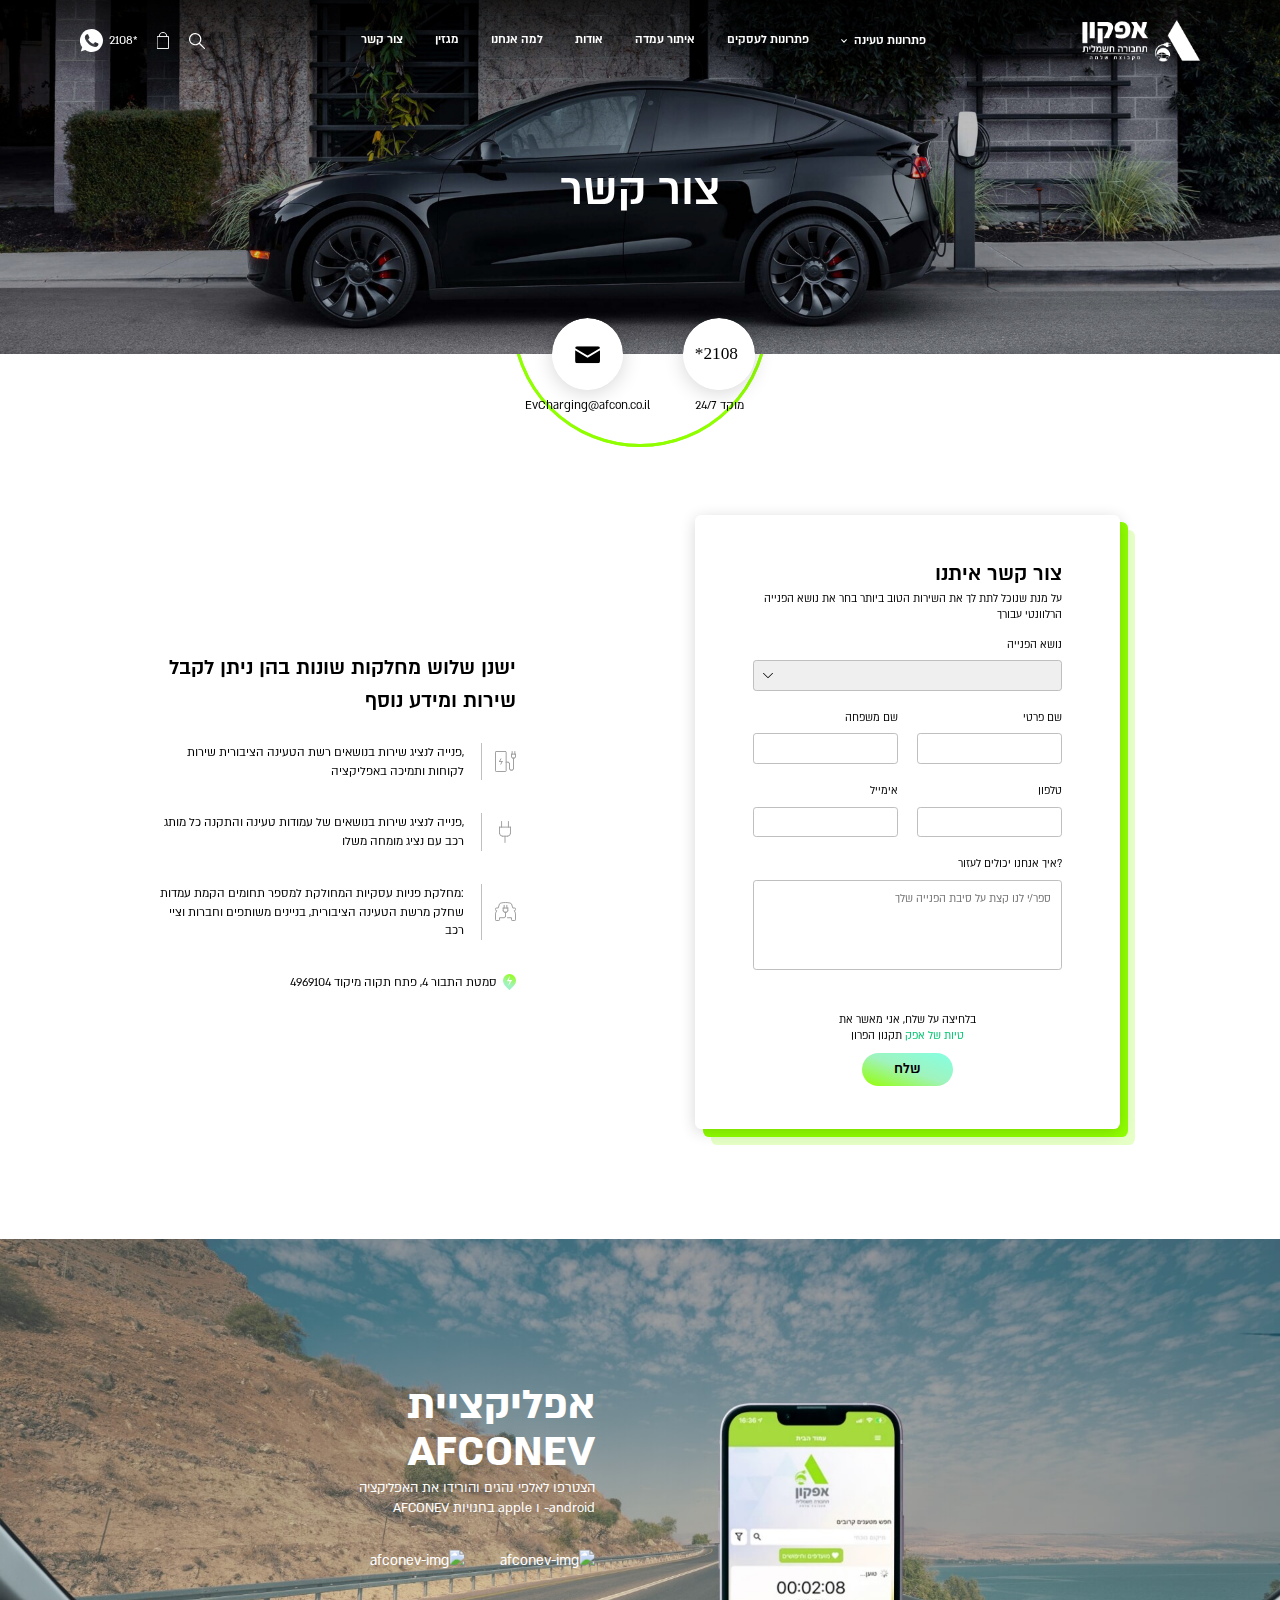
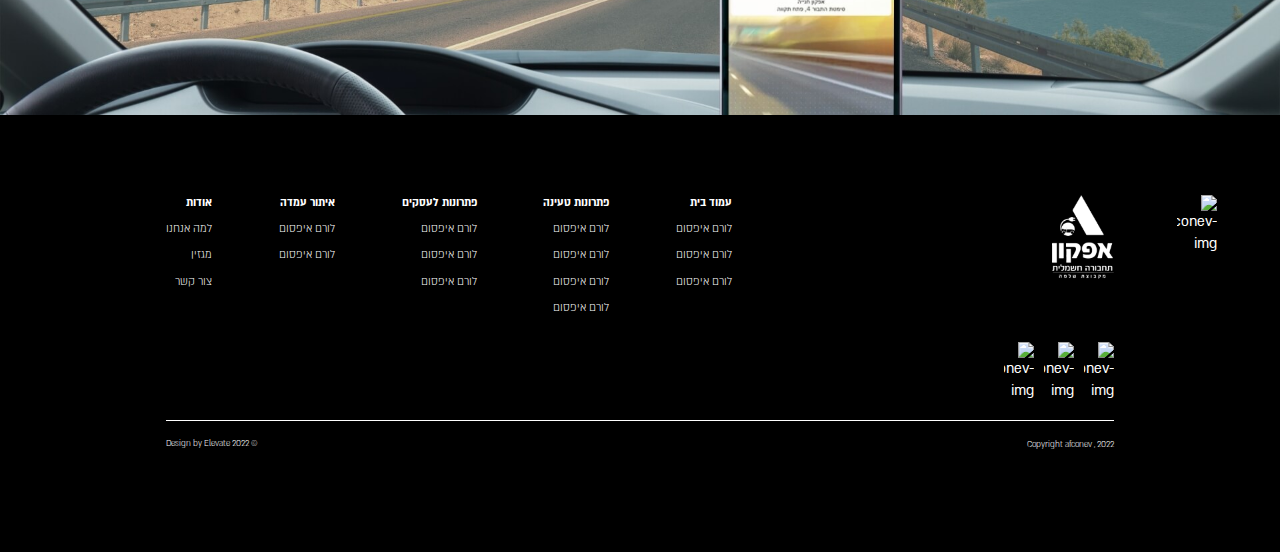
<file: contact.html>
<!DOCTYPE html>
<html lang="he-IL" dir="rtl">

<head>
  <!-- Meta -->
  <meta charset="UTF-8">
  <meta name="viewport" content="width=device-width, initial-scale=1.0">
  <meta name="description" content="afconev">
  <title>Afconev</title>

  <!-- Style (Vendor) -->
  <link rel="stylesheet" href="css/swiper-bundle.min.css">

  <!-- Style -->
  <link rel="stylesheet" href="css/elevate-framework.css">
  <link rel="stylesheet" href="css/style.css">

  <!-- Favicon -->
  <link rel="icon" href="img/favicon.png">

</head>

<body class="contact-page">

  <!-- Header -->
  <div class="header header-shadow">
    <div class="container">
      <!-- Logo -->
      <div class="header-logo">
        <a href="#">
          <img class="lazy icon-white" data-src="img/global/logo-alt-2.png" alt="afconev-img">
          <img class="lazy icon-black" data-src="img/global/logo-alt-col.png" alt="afconev-img">
        </a>
      </div>
      <!-- Links -->
      <div class="header-links">
        <div class="header-search-form d-mobile header-search-icon">
          <a href="#" class="header-search-icon">
            <img src="img/icons/search-black.svg" alt="afconev-img">
          </a>
          <input type="text" class="f-d-20 f-m-32" placeholder="?מה אתה מחפש">
        </div>
        <ul class="f-d-20 f-m-32 medium">
          <!-- Item -->
          <li>
            <!-- Accordion -->
            <div class="accordion">
              <!-- Collapsible -->
              <div class="collapsible">
                <!-- Toggler -->
                <div class="collapse-toggler">
                  <a href="#" class="link link-white">פתרונות טעינה
                    <img class="lazy icon-white" data-src="img/icons/chevron-down-white.svg" alt="afconev-img">
                    <img class="lazy icon-black" data-src="img/icons/chevron-down-black.svg" alt="afconev-img">
                  </a>
                </div>
                <!-- Collapse -->
                <div class="collapse">
                  <div>
                    <div class="icons">
                      <!-- Icon -->
                      <div class="icon">
                        <a href="#">
                          <div class="img">
                            <img src="img/global/menu-icon-1.jpg" alt="afconev-img">
                          </div>
                          <p class="f-d-20 f-m-30">טסלה</p>
                        </a>
                      </div>
                      <!-- Icon -->
                      <div class="icon">
                        <a href="#">
                          <div class="img">
                            <img src="img/global/menu-icon-2.jpg" alt="afconev-img">
                          </div>
                          <p class="f-d-20 f-m-30">התקנה בבית
                            פרטי</p>
                        </a>
                      </div>
                      <!-- Icon -->
                      <div class="icon">
                        <a href="#">
                          <div class="img">
                            <img src="img/global/menu-icon-3.jpg" alt="afconev-img">
                          </div>
                          <p class="f-d-20 f-m-30">התקנה בבניין
                            משותף</p>
                        </a>
                      </div>
                      <!-- Icon -->
                      <div class="icon">
                        <a href="#">
                          <div class="img">
                            <img src="img/global/menu-icon-4.jpg" alt="afconev-img">
                          </div>
                          <p class="f-d-20 f-m-30">מטענים</p>
                        </a>
                      </div>
                      <!-- Icon -->
                      <div class="icon">
                        <a href="#">
                          <div class="img">
                            <img src="img/global/menu-icon-5.jpg" alt="afconev-img">
                          </div>
                          <p class="f-d-20 f-m-30">אביזרים</p>
                        </a>
                      </div>
                    </div>
                    <!-- Card -->
                    <div class="card">
                      <a href="#">
                        <div class="text">
                          <h3 class="f-d-25 f-m-45 medium">פתרונות ללקוחות עסקיים</h3>
                          <a href="#" class="link link-white f-d-20 f-m-30 medium">פרטים נוספים <img
                              src="img/icons/arrow-left-white.svg" alt="afconev-img"></a>
                        </div>
                        <div class="img">
                          <img src="img/global/menu-card-img.jpg" alt="afconev-img">
                        </div>
                      </a>
                    </div>
                  </div>
                </div>
              </div>
            </div>
          </li>
          <!-- Item -->
          <li><a href="#" class="link link-white">פתרונות לעסקים</a></li>
          <!-- Item -->
          <li><a href="#" class="link link-white">איתור עמדה</a></li>
          <!-- Item -->
          <li><a href="#" class="link link-white">אודות</a></li>
          <!-- Item -->
          <li><a href="#" class="link link-white">למה אנחנו</a></li>
          <!-- Item -->
          <li><a href="#" class="link link-white">מגזין</a></li>
          <!-- Item -->
          <li><a href="#" class="link link-white">צור קשר</a></li>
        </ul>
      </div>
      <!-- Action -->
      <div class="header-action">
        <!-- Hamburger -->
        <div class="header-hamburger d-mobile">
          <a href="#">
            <img class="lazy icon-white" data-src="img/icons/hamburger.svg" alt="afconev-img">
            <img class="lazy icon-black" data-src="img/icons/hamburger-black.svg" alt="afconev-img">
          </a>
        </div>
        <!-- Search -->
        <div class="header-search-icon d-desktop">
          <a href="#">
            <img class="lazy icon-white" data-src="img/icons/search.svg" alt="afconev-img">
            <img class="lazy icon-black" data-src="img/icons/search-black.svg" alt="afconev-img">
          </a>
        </div>
        <!-- Cart -->
        <div class="header-cart">
          <a href="#">
            <img class="lazy icon-white" data-src="img/icons/cart.svg" alt="afconev-img">
            <img class="lazy icon-black" data-src="img/icons/cart-black.svg" alt="afconev-img">
          </a>
        </div>
        <!-- Whatsapp -->
        <div class="header-whatsapp">
          <a href="#" class="f-d-20 f-m-30">
            *2108
            <img class="lazy icon-white" data-src="img/icons/wa.svg" alt="afconev-img">
            <img class="lazy icon-black" data-src="img/icons/wa-black.svg" alt="afconev-img">
          </a>
        </div>
      </div>
      <!-- Search -->
      <div class="header-search">
        <!-- Top -->
        <div class="top">
          <!-- Bar -->
          <div class="bar">
            <!-- Close -->
            <div class="close">
              <a href="#"><img class="lazy" data-src="img/icons/close.svg" alt="afconev-img"></a>
            </div>
          </div>
          <!-- Form -->
          <div class="header-search-form">
            <a href="#">
              <img src="img/icons/search-black.svg" alt="afconev-img">
            </a>
            <input type="text" class="f-d-20 f-m-32" placeholder="?מה אתה מחפש">
          </div>
        </div>
        <!-- Bottom -->
        <div class="bottom">
          <h2 class="f-d-25 f-m-40 medium">תוצאות חיפוש</h2>
          <ul>
            <li><a href="#" class="f-d-20 f-m-30">הטענה ביתית טסלה <img class="lazy" data-src="img/icons/chevron-left.svg" alt="afconev-img"></a></li>
            <li><a href="#" class="f-d-20 f-m-30">הטענה ביתית טסלה <img class="lazy" data-src="img/icons/chevron-left.svg" alt="afconev-img"></a></li>
            <li><a href="#" class="f-d-20 f-m-30">הטענה ביתית טסלה <img class="lazy" data-src="img/icons/chevron-left.svg" alt="afconev-img"></a></li>
          </ul>
        </div>
      </div>
    </div>
  </div>

  <!-- Banner -->
  <div class="banner">
    <!-- Slider -->
    <div class="swiper">
      <div class="swiper-wrapper">
        <!-- Slide -->
        <div class="swiper-slide">
          <!-- Img -->
          <div class="img">
            <picture>
              <source media="(min-width:1024px)" srcset="img/contact/banner.jpg">
              <img class="lazy" data-src="img/contact/banner-mobile.jpg" alt="afconev-img">
            </picture>
          </div>
          <!-- Text -->
          <div class="text">
            <h1 class="f-d-75 f-m-100 medium">
              צור קשר
            </h1>
          </div>
        </div>
      </div>
    </div>
    <!-- Circle -->
    <div class="circle pulse-animation"></div>
  </div>

  <!-- Contact -->
  <div class="contact">
    <div class="container">
      <!-- Icons -->
      <div class="icons">
        <ul>
          <li>
            <img class="lazy" data-src="img/contact/icon-1.svg" alt="afconev-img">
            <p class="f-d-20 f-m-32">מוקד 24/7</p>
          </li>
          <li>
            <img class="lazy" data-src="img/contact/icon-2.svg" alt="afconev-img">
            <p class="f-d-20 f-m-32">EvCharging@afcon.co.il</p>
          </li>
        </ul>
      </div>
      <!-- Row -->
      <div class="row">
        <!-- Form -->
        <div class="form">
          <h2 class="f-d-35 f-m-70 medium">צור קשר איתנו</h2>
          <p class="f-d-18 f-m-30">על מנת שנוכל לתת לך את השירות הטוב ביותר בחר את נושא הפנייה הרלוונטי עבורך</p>
          <form>
            <div class="form-group">
              <label class="f-d-18 f-m-30">נושא הפנייה</label>
              <select class="select-secondary f-d-18 f-m-30">נושא הפנייה</select>
            </div>
            <div class="form-group">
              <label class="f-d-18 f-m-30">שם פרטי</label>
              <input type="text" class="input-secondary f-d-18 f-m-30">
            </div>
            <div class="form-group">
              <label class="f-d-18 f-m-30">שם משפחה</label>
              <input type="text" class="input-secondary f-d-18 f-m-30">
            </div>
            <div class="form-group">
              <label class="f-d-18 f-m-30">טלפון</label>
              <input type="text" class="input-secondary f-d-18 f-m-30">
            </div>
            <div class="form-group">
              <label class="f-d-18 f-m-30">אימייל</label>
              <input type="text" class="input-secondary f-d-18 f-m-30">
            </div>
            <div class="form-group">
              <label class="f-d-18 f-m-30">?איך אנחנו יכולים לעזור</label>
              <textarea rows="4" class="f-d-18 f-m-30" placeholder="ספר/י לנו קצת על סיבת הפנייה שלך"></textarea>
            </div>
            <div class="bottom">
              <p class="f-d-18 f-m-30">בלחיצה על שלח, אני מאשר את <a href="#" class="text-green">טיות של אפק</a> תקנון הפרון</p>
              <a href="#" class="btn btn-primary"><span>שלח</span></a>
            </div>
          </form>          
        </div>
        <!-- Text -->
        <div class="text">
          <h2 class="f-d-35 f-m-45 medium"> ישנן שלוש מחלקות שונות בהן ניתן
            לקבל שירות ומידע נוסף</h2>
          <ul>
            <li>
              <img class="lazy" data-src="img/contact/icon-3.svg" alt="afconev-img">
              <p class="f-d-20 f-m-30">,פנייה לנציג שירות בנושאים רשת הטעינה הציבורית
                שירות לקוחות ותמיכה באפליקציה</p>
            </li>
            <li>
              <img class="lazy" data-src="img/contact/icon-4.svg" alt="afconev-img">
              <p class="f-d-20 f-m-30">,פנייה לנציג שירות בנושאים של עמודות טעינה והתקנה
                כל מותג רכב עם נציג מומחה משלו</p>
            </li>
            <li>
              <img class="lazy" data-src="img/contact/icon-5.svg" alt="afconev-img">
              <p class="f-d-20 f-m-30">:מחלקת פניות עסקיות המחולקת למספר תחומים
                הקמת עמדות שחלק מרשת הטעינה הציבורית, בניינים
               משותפים וחברות וציי רכב</p>
            </li>
          </ul>
          <p class="f-d-20 f-m-30">
            <img class="lazy" data-src="img/contact/icon-6.svg" alt="afconev-img">
            סמטת התבור 4, פתח תקוה מיקוד 4969104
          </p>
        </div>
      </div>
    </div>
  </div>

  <!-- App Banner -->
  <div class="app-banner">
    <div class="img">
      <picture>
        <source media="(min-width:1024px)" srcset="img/global/app-banner.jpg">
        <img class="lazy" data-src="img/global/app-banner-mobile.jpg" alt="afconev-img">
      </picture>
    </div>
    <div class="text">
      <h2 class="f-d-70 f-m-50">אפליקציית
        AFCONEV</h2>
      <p class="f-d-22 f-m-30"> הצטרפו לאלפי נהגים והורידו את האפליקציה
        android- ו apple בחנויות AFCONEV</p>
      <div class="imgs">
        <a href="#"><img class="lazy" data-src="img/global/google-play.png" alt="afconev-img"></a>
        <a href="#"><img class="lazy" data-src="img/global/app-store.png" alt="afconev-img"></a>
      </div>
    </div>
  </div>

  <!-- Footer -->
  <div class="footer">
    <div class="container">
      <!-- Top -->
      <div class="footer-top">
        <!-- Logo -->
        <div class="footer-logo">
          <picture>
            <source media="(min-width:1024px)" srcset="img/global/logo.png">
            <img class="lazy" data-src="img/global/logo-alt.png" alt="afconev-img">
          </picture>
        </div>
        <!-- Links -->
        <div class="footer-links">
          <ul class="f-d-18 f-m-30">
            <!-- Item -->
            <li>
              <p><a href="#" class="link link-white bold">עמוד בית</a></p>
              <p><a href="#" class="link link-white light">לורם איפסום</a></p>
              <p><a href="#" class="link link-white light">לורם איפסום</a></p>
              <p><a href="#" class="link link-white light">לורם איפסום</a></p>
            </li>
            <!-- Item -->
            <li>
              <p><a href="#" class="link link-white bold">פתרונות טעינה</a></p>
              <p><a href="#" class="link link-white light">לורם איפסום</a></p>
              <p><a href="#" class="link link-white light">לורם איפסום</a></p>
              <p><a href="#" class="link link-white light">לורם איפסום</a></p>
              <p><a href="#" class="link link-white light">לורם איפסום</a></p>
            </li>
            <!-- Item -->
            <li>
              <p><a href="#" class="link link-white bold">פתרונות לעסקים</a></p>
              <p><a href="#" class="link link-white light">לורם איפסום</a></p>
              <p><a href="#" class="link link-white light">לורם איפסום</a></p>
              <p><a href="#" class="link link-white light">לורם איפסום</a></p>
            </li>
            <!-- Item -->
            <li>
              <p><a href="#" class="link link-white bold">איתור עמדה</a></p>
              <p><a href="#" class="link link-white light">לורם איפסום</a></p>
              <p><a href="#" class="link link-white light">לורם איפסום</a></p>
            </li>
            <!-- Item -->
            <li>
              <p><a href="#" class="link link-white bold">אודות</a></p>
              <p><a href="#" class="link link-white light">למה אנחנו</a></p>
              <p><a href="#" class="link link-white light">מגזין</a></p>
              <p><a href="#" class="link link-white light">צור קשר</a></p>
            </li>
          </ul>
        </div>
        <div class="social">
          <ul>
            <li><a href="#"><img class="lazy" data-src="img/icons/wa-white-circle.svg" alt="afconev-img"></a></li>
            <li><a href="#"><img class="lazy" data-src="img/icons/fb-white-circle.svg" alt="afconev-img"></a></li>
            <li><a href="#"><img class="lazy" data-src="img/icons/tw-white-circle.svg" alt="afconev-img"></a></li>
          </ul>
        </div>
      </div>
      <!-- Bottom -->
      <div class="footer-bottom">
        <p class="f-d-14 f-m-24 light">Copyright afconev , 2022</p>
        <a href="https://portfolio.elevate.co.il/" target="_blank" class="link link-white f-d-14 f-m-24 light">© 2022
          Design by Elevate</a>
      </div>
    </div>
    <a href="#" class="back-to-top"><img class="lazy" data-src="img/icons/arrow-up-circle.png" alt="afconev-img"></a>
  </div>

  <!-- Script (Vendor) -->
  <script src="js/swiper-bundle.min.js"></script>
  <script src="js/gsap.min.js"></script>
  <script src="js/ScrollTrigger.min.js"></script>

  <!-- Script -->
  <script src="js/elevate-framework.js"></script>
  <script src="js/app.js"></script>

  <!-- Lazy Loading -->
  <script src="js/lazyload.min.js"></script>
  <script>
    (function () {
      ll = new LazyLoad({});
    })();
  </script>

</body>

</html>
</file>
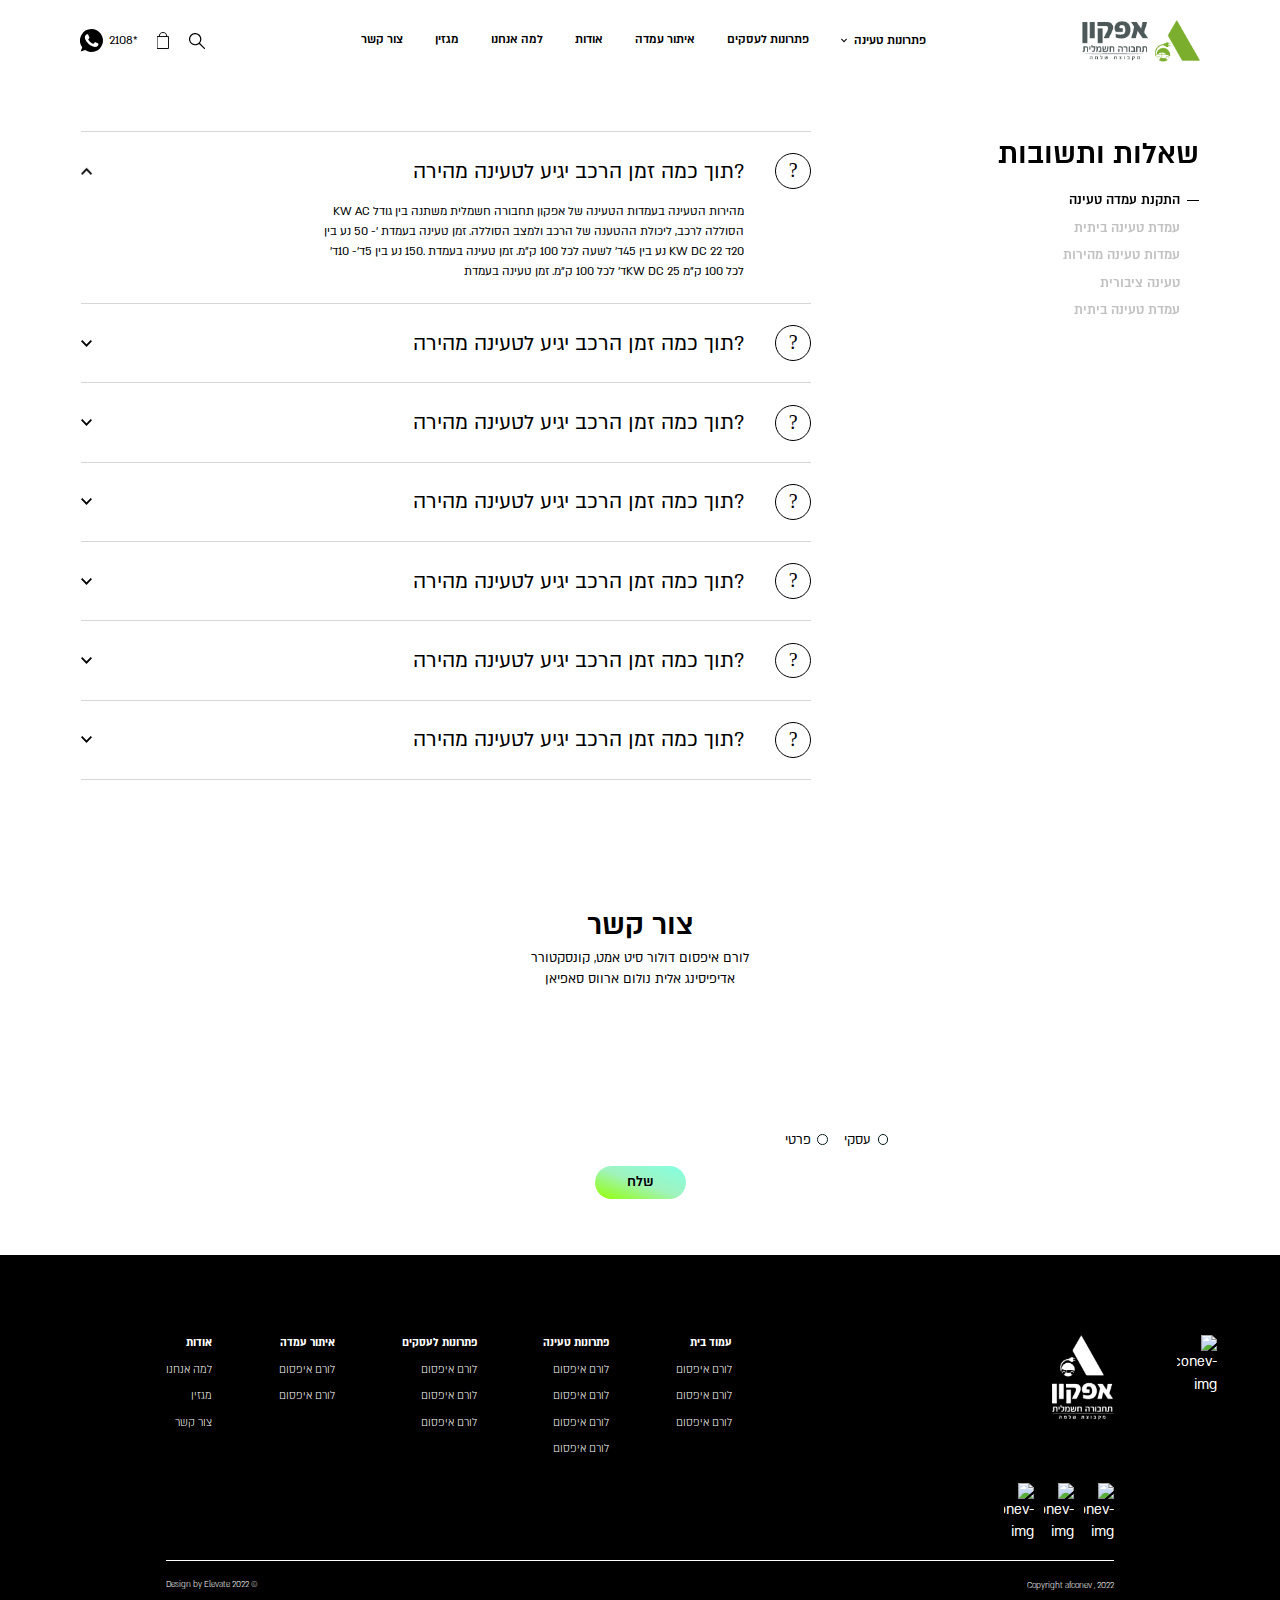
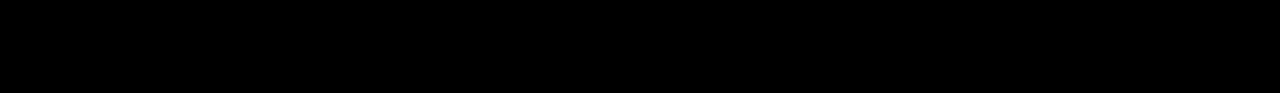
<file: faq.html>
<!DOCTYPE html>
<html lang="he-IL" dir="rtl">

<head>
  <!-- Meta -->
  <meta charset="UTF-8">
  <meta name="viewport" content="width=device-width, initial-scale=1.0">
  <meta name="description" content="afconev">
  <title>Afconev</title>

  <!-- Style (Vendor) -->
  <link rel="stylesheet" href="css/swiper-bundle.min.css">

  <!-- Style -->
  <link rel="stylesheet" href="css/elevate-framework.css">
  <link rel="stylesheet" href="css/style.css">

  <!-- Favicon -->
  <link rel="icon" href="img/favicon.png">

</head>

<body class="faq-page">

  <!-- Header -->
  <div class="header header-always-white">
    <div class="container">
      <!-- Logo -->
      <div class="header-logo">
        <a href="#">
          <img class="lazy icon-white" data-src="img/global/logo-alt-2.png" alt="afconev-img">
          <img class="lazy icon-black" data-src="img/global/logo-alt-col.png" alt="afconev-img">
        </a>
      </div>
      <!-- Links -->
      <div class="header-links">
        <div class="header-search-form d-mobile header-search-icon">
          <a href="#" class="header-search-icon">
            <img src="img/icons/search-black.svg" alt="afconev-img">
          </a>
          <input type="text" class="f-d-20 f-m-32" placeholder="?מה אתה מחפש">
        </div>
        <ul class="f-d-20 f-m-32 medium">
          <!-- Item -->
          <li>
            <!-- Accordion -->
            <div class="accordion">
              <!-- Collapsible -->
              <div class="collapsible">
                <!-- Toggler -->
                <div class="collapse-toggler">
                  <a href="#" class="link link-white">פתרונות טעינה
                    <img class="lazy icon-white" data-src="img/icons/chevron-down-white.svg" alt="afconev-img">
                    <img class="lazy icon-black" data-src="img/icons/chevron-down-black.svg" alt="afconev-img">
                  </a>
                </div>
                <!-- Collapse -->
                <div class="collapse">
                  <div>
                    <div class="icons">
                      <!-- Icon -->
                      <div class="icon">
                        <a href="#">
                          <div class="img">
                            <img src="img/global/menu-icon-1.jpg" alt="afconev-img">
                          </div>
                          <p class="f-d-20 f-m-30">טסלה</p>
                        </a>
                      </div>
                      <!-- Icon -->
                      <div class="icon">
                        <a href="#">
                          <div class="img">
                            <img src="img/global/menu-icon-2.jpg" alt="afconev-img">
                          </div>
                          <p class="f-d-20 f-m-30">התקנה בבית
                            פרטי</p>
                        </a>
                      </div>
                      <!-- Icon -->
                      <div class="icon">
                        <a href="#">
                          <div class="img">
                            <img src="img/global/menu-icon-3.jpg" alt="afconev-img">
                          </div>
                          <p class="f-d-20 f-m-30">התקנה בבניין
                            משותף</p>
                        </a>
                      </div>
                      <!-- Icon -->
                      <div class="icon">
                        <a href="#">
                          <div class="img">
                            <img src="img/global/menu-icon-4.jpg" alt="afconev-img">
                          </div>
                          <p class="f-d-20 f-m-30">מטענים</p>
                        </a>
                      </div>
                      <!-- Icon -->
                      <div class="icon">
                        <a href="#">
                          <div class="img">
                            <img src="img/global/menu-icon-5.jpg" alt="afconev-img">
                          </div>
                          <p class="f-d-20 f-m-30">אביזרים</p>
                        </a>
                      </div>
                    </div>
                    <!-- Card -->
                    <div class="card">
                      <a href="#">
                        <div class="text">
                          <h3 class="f-d-25 f-m-45 medium">פתרונות ללקוחות עסקיים</h3>
                          <a href="#" class="link link-white f-d-20 f-m-30 medium">פרטים נוספים <img
                              src="img/icons/arrow-left-white.svg" alt="afconev-img"></a>
                        </div>
                        <div class="img">
                          <img src="img/global/menu-card-img.jpg" alt="afconev-img">
                        </div>
                      </a>
                    </div>
                  </div>
                </div>
              </div>
            </div>
          </li>
          <!-- Item -->
          <li><a href="#" class="link link-white">פתרונות לעסקים</a></li>
          <!-- Item -->
          <li><a href="#" class="link link-white">איתור עמדה</a></li>
          <!-- Item -->
          <li><a href="#" class="link link-white">אודות</a></li>
          <!-- Item -->
          <li><a href="#" class="link link-white">למה אנחנו</a></li>
          <!-- Item -->
          <li><a href="#" class="link link-white">מגזין</a></li>
          <!-- Item -->
          <li><a href="#" class="link link-white">צור קשר</a></li>
        </ul>
      </div>
      <!-- Action -->
      <div class="header-action">
        <!-- Hamburger -->
        <div class="header-hamburger d-mobile">
          <a href="#">
            <img class="lazy icon-white" data-src="img/icons/hamburger.svg" alt="afconev-img">
            <img class="lazy icon-black" data-src="img/icons/hamburger-black.svg" alt="afconev-img">
          </a>
        </div>
        <!-- Search -->
        <div class="header-search-icon d-desktop">
          <a href="#">
            <img class="lazy icon-white" data-src="img/icons/search.svg" alt="afconev-img">
            <img class="lazy icon-black" data-src="img/icons/search-black.svg" alt="afconev-img">
          </a>
        </div>
        <!-- Cart -->
        <div class="header-cart">
          <a href="#">
            <img class="lazy icon-white" data-src="img/icons/cart.svg" alt="afconev-img">
            <img class="lazy icon-black" data-src="img/icons/cart-black.svg" alt="afconev-img">
          </a>
        </div>
        <!-- Whatsapp -->
        <div class="header-whatsapp">
          <a href="#" class="f-d-20 f-m-30">
            *2108
            <img class="lazy icon-white" data-src="img/icons/wa.svg" alt="afconev-img">
            <img class="lazy icon-black" data-src="img/icons/wa-black.svg" alt="afconev-img">
          </a>
        </div>
      </div>
      <!-- Search -->
      <div class="header-search">
        <!-- Top -->
        <div class="top">
          <!-- Bar -->
          <div class="bar">
            <!-- Close -->
            <div class="close">
              <a href="#"><img class="lazy" data-src="img/icons/close.svg" alt="afconev-img"></a>
            </div>
          </div>
          <!-- Form -->
          <div class="header-search-form">
            <a href="#">
              <img src="img/icons/search-black.svg" alt="afconev-img">
            </a>
            <input type="text" class="f-d-20 f-m-32" placeholder="?מה אתה מחפש">
          </div>
        </div>
        <!-- Bottom -->
        <div class="bottom">
          <h2 class="f-d-25 f-m-40 medium">תוצאות חיפוש</h2>
          <ul>
            <li><a href="#" class="f-d-20 f-m-30">הטענה ביתית טסלה <img class="lazy" data-src="img/icons/chevron-left.svg" alt="afconev-img"></a></li>
            <li><a href="#" class="f-d-20 f-m-30">הטענה ביתית טסלה <img class="lazy" data-src="img/icons/chevron-left.svg" alt="afconev-img"></a></li>
            <li><a href="#" class="f-d-20 f-m-30">הטענה ביתית טסלה <img class="lazy" data-src="img/icons/chevron-left.svg" alt="afconev-img"></a></li>
          </ul>
        </div>
      </div>
    </div>
  </div>

  <!-- FAQ -->
  <div class="faq">
    <div class="container">
      <!-- Tabs -->
      <div class="tabs">
        <!-- Sidebar -->
        <div class="sidebar">
          <h1 class="f-d-50 f-m-70 medium">שאלות ותשובות</h1>
          <!-- Tab Navigation -->
          <div class="tab-navigation">
            <ul class="f-d-22 f-m-36 medium">
              <li class="tab-btn active" data-tab="#tab1">
                <a href="#">התקנת עמדה טעינה</a>
              </li>
              <li class="tab-btn" data-tab="#tab2">
                <a href="#">עמדת טעינה ביתית</a>
              </li>
              <li class="tab-btn" data-tab="#tab3">
                <a href="#">עמדות טעינה מהירות</a>
              </li>
              <li class="tab-btn" data-tab="#tab4">
                <a href="#">טעינה ציבורית</a>
              </li>
              <li class="tab-btn" data-tab="#tab5">
                <a href="#">עמדת טעינה ביתית</a>
              </li>
            </ul>
          </div>
        </div>
        <!-- Main -->
        <div class="main">
          <!-- Tab Content -->
          <div class="tab-content">
            <ul>
              <li class="tab-panel active" id="tab1">
                <!-- Accordion -->
                <div class="accordion">
                  <!-- Collapsible -->
                  <div class="collapsible show">
                    <!-- Toggler -->
                    <div class="collapse-toggler f-d-35 f-m-40">
                      <div class="icon">
                        <img class="lazy" data-src="img/icons/questionmark-circled.svg" alt="afconev-img">
                      </div>
                      <div class="text">
                        ?תוך כמה זמן הרכב יגיע לטעינה מהירה
                      </div>
                      <div class="arrow">
                        <img class="lazy" data-src="img/icons/chevron-down-black.svg" alt="afconev-img">
                      </div>
                    </div>
                    <!-- Collapse -->
                    <div class="collapse" style="height: auto;">
                      <div>
                        <p class="f-d-20 f-m-30"> מהירות הטעינה בעמדות הטעינה של אפקון תחבורה חשמלית משתנה בין גודל
                          KW AC הסוללה לרכב, ליכולת ההטענה של הרכב ולמצב הסוללה. זמן טעינה בעמדת
                          '- 50 נע בין 20ד KW DC 22 נע בין 45ד' לשעה לכל 100 ק"מ. זמן טעינה בעמדת
                          .150 נע בין 5ד'- 10ד' לכל 100 ק"מ KW DC 25ד' לכל 100 ק"מ. זמן טעינה בעמדת</p>
                      </div>
                    </div>
                  </div>
                  <!-- Collapsible -->
                  <div class="collapsible">
                    <!-- Toggler -->
                    <div class="collapse-toggler f-d-35 f-m-40">
                      <div class="icon">
                        <img class="lazy" data-src="img/icons/questionmark-circled.svg" alt="afconev-img">
                      </div>
                      <div class="text">
                        ?תוך כמה זמן הרכב יגיע לטעינה מהירה
                      </div>
                      <div class="arrow">
                        <img class="lazy" data-src="img/icons/chevron-down-black.svg" alt="afconev-img">
                      </div>
                    </div>
                    <!-- Collapse -->
                    <div class="collapse">
                      <div>
                        <p class="f-d-20 f-m-30"> מהירות הטעינה בעמדות הטעינה של אפקון תחבורה חשמלית משתנה בין גודל
                          KW AC הסוללה לרכב, ליכולת ההטענה של הרכב ולמצב הסוללה. זמן טעינה בעמדת
                          '- 50 נע בין 20ד KW DC 22 נע בין 45ד' לשעה לכל 100 ק"מ. זמן טעינה בעמדת
                          .150 נע בין 5ד'- 10ד' לכל 100 ק"מ KW DC 25ד' לכל 100 ק"מ. זמן טעינה בעמדת</p>
                      </div>
                    </div>
                  </div>
                  <!-- Collapsible -->
                  <div class="collapsible">
                    <!-- Toggler -->
                    <div class="collapse-toggler f-d-35 f-m-40">
                      <div class="icon">
                        <img class="lazy" data-src="img/icons/questionmark-circled.svg" alt="afconev-img">
                      </div>
                      <div class="text">
                        ?תוך כמה זמן הרכב יגיע לטעינה מהירה
                      </div>
                      <div class="arrow">
                        <img class="lazy" data-src="img/icons/chevron-down-black.svg" alt="afconev-img">
                      </div>
                    </div>
                    <!-- Collapse -->
                    <div class="collapse">
                      <div>
                        <p class="f-d-20 f-m-30"> מהירות הטעינה בעמדות הטעינה של אפקון תחבורה חשמלית משתנה בין גודל
                          KW AC הסוללה לרכב, ליכולת ההטענה של הרכב ולמצב הסוללה. זמן טעינה בעמדת
                          '- 50 נע בין 20ד KW DC 22 נע בין 45ד' לשעה לכל 100 ק"מ. זמן טעינה בעמדת
                          .150 נע בין 5ד'- 10ד' לכל 100 ק"מ KW DC 25ד' לכל 100 ק"מ. זמן טעינה בעמדת</p>
                      </div>
                    </div>
                  </div>
                  <!-- Collapsible -->
                  <div class="collapsible">
                    <!-- Toggler -->
                    <div class="collapse-toggler f-d-35 f-m-40">
                      <div class="icon">
                        <img class="lazy" data-src="img/icons/questionmark-circled.svg" alt="afconev-img">
                      </div>
                      <div class="text">
                        ?תוך כמה זמן הרכב יגיע לטעינה מהירה
                      </div>
                      <div class="arrow">
                        <img class="lazy" data-src="img/icons/chevron-down-black.svg" alt="afconev-img">
                      </div>
                    </div>
                    <!-- Collapse -->
                    <div class="collapse">
                      <div>
                        <p class="f-d-20 f-m-30"> מהירות הטעינה בעמדות הטעינה של אפקון תחבורה חשמלית משתנה בין גודל
                          KW AC הסוללה לרכב, ליכולת ההטענה של הרכב ולמצב הסוללה. זמן טעינה בעמדת
                          '- 50 נע בין 20ד KW DC 22 נע בין 45ד' לשעה לכל 100 ק"מ. זמן טעינה בעמדת
                          .150 נע בין 5ד'- 10ד' לכל 100 ק"מ KW DC 25ד' לכל 100 ק"מ. זמן טעינה בעמדת</p>
                      </div>
                    </div>
                  </div>
                  <!-- Collapsible -->
                  <div class="collapsible">
                    <!-- Toggler -->
                    <div class="collapse-toggler f-d-35 f-m-40">
                      <div class="icon">
                        <img class="lazy" data-src="img/icons/questionmark-circled.svg" alt="afconev-img">
                      </div>
                      <div class="text">
                        ?תוך כמה זמן הרכב יגיע לטעינה מהירה
                      </div>
                      <div class="arrow">
                        <img class="lazy" data-src="img/icons/chevron-down-black.svg" alt="afconev-img">
                      </div>
                    </div>
                    <!-- Collapse -->
                    <div class="collapse">
                      <div>
                        <p class="f-d-20 f-m-30"> מהירות הטעינה בעמדות הטעינה של אפקון תחבורה חשמלית משתנה בין גודל
                          KW AC הסוללה לרכב, ליכולת ההטענה של הרכב ולמצב הסוללה. זמן טעינה בעמדת
                          '- 50 נע בין 20ד KW DC 22 נע בין 45ד' לשעה לכל 100 ק"מ. זמן טעינה בעמדת
                          .150 נע בין 5ד'- 10ד' לכל 100 ק"מ KW DC 25ד' לכל 100 ק"מ. זמן טעינה בעמדת</p>
                      </div>
                    </div>
                  </div>
                  <!-- Collapsible -->
                  <div class="collapsible">
                    <!-- Toggler -->
                    <div class="collapse-toggler f-d-35 f-m-40">
                      <div class="icon">
                        <img class="lazy" data-src="img/icons/questionmark-circled.svg" alt="afconev-img">
                      </div>
                      <div class="text">
                        ?תוך כמה זמן הרכב יגיע לטעינה מהירה
                      </div>
                      <div class="arrow">
                        <img class="lazy" data-src="img/icons/chevron-down-black.svg" alt="afconev-img">
                      </div>
                    </div>
                    <!-- Collapse -->
                    <div class="collapse">
                      <div>
                        <p class="f-d-20 f-m-30"> מהירות הטעינה בעמדות הטעינה של אפקון תחבורה חשמלית משתנה בין גודל
                          KW AC הסוללה לרכב, ליכולת ההטענה של הרכב ולמצב הסוללה. זמן טעינה בעמדת
                          '- 50 נע בין 20ד KW DC 22 נע בין 45ד' לשעה לכל 100 ק"מ. זמן טעינה בעמדת
                          .150 נע בין 5ד'- 10ד' לכל 100 ק"מ KW DC 25ד' לכל 100 ק"מ. זמן טעינה בעמדת</p>
                      </div>
                    </div>
                  </div>
                  <!-- Collapsible -->
                  <div class="collapsible">
                    <!-- Toggler -->
                    <div class="collapse-toggler f-d-35 f-m-40">
                      <div class="icon">
                        <img class="lazy" data-src="img/icons/questionmark-circled.svg" alt="afconev-img">
                      </div>
                      <div class="text">
                        ?תוך כמה זמן הרכב יגיע לטעינה מהירה
                      </div>
                      <div class="arrow">
                        <img class="lazy" data-src="img/icons/chevron-down-black.svg" alt="afconev-img">
                      </div>
                    </div>
                    <!-- Collapse -->
                    <div class="collapse">
                      <div>
                        <p class="f-d-20 f-m-30"> מהירות הטעינה בעמדות הטעינה של אפקון תחבורה חשמלית משתנה בין גודל
                          KW AC הסוללה לרכב, ליכולת ההטענה של הרכב ולמצב הסוללה. זמן טעינה בעמדת
                          '- 50 נע בין 20ד KW DC 22 נע בין 45ד' לשעה לכל 100 ק"מ. זמן טעינה בעמדת
                          .150 נע בין 5ד'- 10ד' לכל 100 ק"מ KW DC 25ד' לכל 100 ק"מ. זמן טעינה בעמדת</p>
                      </div>
                    </div>
                  </div>
                </div>
              </li>
              <li class="tab-panel" id="tab2">
              </li>
              <li class="tab-panel" id="tab3">
              </li>
              <li class="tab-panel" id="tab4">
              </li>
              <li class="tab-panel" id="tab5">
              </li>
            </ul>
          </div>
        </div>
      </div>
    </div>
  </div>

  <!-- Contact Form -->
  <div class="contact-form">
    <div class="container">
      <div class="heading">
        <h2 class="f-d-50 f-m-70 medium">צור קשר</h2>
        <p class="f-d-22 f-m-30"> לורם איפסום דולור סיט אמט, קונסקטורר אדיפיסינג אלית נולום ארווס סאפיאן</p>
      </div>
      <form>
        <input type="text" class="input-primary f-d-18 f-m-30" placeholder="שם מלא">
        <input type="text" class="input-primary f-d-18 f-m-30" placeholder="אימייל">
        <input type="text" class="input-primary f-d-18 f-m-30" placeholder="טלפון">
        <select class="select-primary f-d-18 f-m-30">
          <option value="1">נושא הפנייה</option>
          <option value="1">נושא הפנייה</option>
          <option value="1">נושא הפנייה</option>
        </select>
        <input type="text" class="input-primary f-d-18 f-m-30" placeholder="הערות">
      </form>
      <div class="checkboxes">
        <!-- Checkbox -->
        <div class="form-group checkbox">
          <input type="checkbox" id="checkbox-1">
          <label for="checkbox-1" class="f-d-22 f-m-30">
            עסקי
          </label>
        </div>
        <!-- Checkbox -->
        <div class="form-group checkbox">
          <input type="checkbox" id="checkbox-1">
          <label for="checkbox-1" class="f-d-22 f-m-30">
            פרטי
          </label>
        </div>
      </div>
      <div class="contact-form-btn">
        <a href="#" class="btn btn-primary"><span>שלח</span></a>
      </div>
    </div>
  </div>

  <!-- Footer -->
  <div class="footer">
    <div class="container">
      <!-- Top -->
      <div class="footer-top">
        <!-- Logo -->
        <div class="footer-logo">
          <picture>
            <source media="(min-width:1024px)" srcset="img/global/logo.png">
            <img class="lazy" data-src="img/global/logo-alt.png" alt="afconev-img">
          </picture>
        </div>
        <!-- Links -->
        <div class="footer-links">
          <ul class="f-d-18 f-m-30">
            <!-- Item -->
            <li>
              <p><a href="#" class="link link-white bold">עמוד בית</a></p>
              <p><a href="#" class="link link-white light">לורם איפסום</a></p>
              <p><a href="#" class="link link-white light">לורם איפסום</a></p>
              <p><a href="#" class="link link-white light">לורם איפסום</a></p>
            </li>
            <!-- Item -->
            <li>
              <p><a href="#" class="link link-white bold">פתרונות טעינה</a></p>
              <p><a href="#" class="link link-white light">לורם איפסום</a></p>
              <p><a href="#" class="link link-white light">לורם איפסום</a></p>
              <p><a href="#" class="link link-white light">לורם איפסום</a></p>
              <p><a href="#" class="link link-white light">לורם איפסום</a></p>
            </li>
            <!-- Item -->
            <li>
              <p><a href="#" class="link link-white bold">פתרונות לעסקים</a></p>
              <p><a href="#" class="link link-white light">לורם איפסום</a></p>
              <p><a href="#" class="link link-white light">לורם איפסום</a></p>
              <p><a href="#" class="link link-white light">לורם איפסום</a></p>
            </li>
            <!-- Item -->
            <li>
              <p><a href="#" class="link link-white bold">איתור עמדה</a></p>
              <p><a href="#" class="link link-white light">לורם איפסום</a></p>
              <p><a href="#" class="link link-white light">לורם איפסום</a></p>
            </li>
            <!-- Item -->
            <li>
              <p><a href="#" class="link link-white bold">אודות</a></p>
              <p><a href="#" class="link link-white light">למה אנחנו</a></p>
              <p><a href="#" class="link link-white light">מגזין</a></p>
              <p><a href="#" class="link link-white light">צור קשר</a></p>
            </li>
          </ul>
        </div>
        <div class="social">
          <ul>
            <li><a href="#"><img class="lazy" data-src="img/icons/wa-white-circle.svg" alt="afconev-img"></a></li>
            <li><a href="#"><img class="lazy" data-src="img/icons/fb-white-circle.svg" alt="afconev-img"></a></li>
            <li><a href="#"><img class="lazy" data-src="img/icons/tw-white-circle.svg" alt="afconev-img"></a></li>
          </ul>
        </div>
      </div>
      <!-- Bottom -->
      <div class="footer-bottom">
        <p class="f-d-14 f-m-24 light">Copyright afconev , 2022</p>
        <a href="https://portfolio.elevate.co.il/" target="_blank" class="link link-white f-d-14 f-m-24 light">© 2022
          Design by Elevate</a>
      </div>
    </div>
    <a href="#" class="back-to-top"><img class="lazy" data-src="img/icons/arrow-up-circle.png" alt="afconev-img"></a>
  </div>

  <!-- Script (Vendor) -->
  <script src="js/swiper-bundle.min.js"></script>
  <script src="js/gsap.min.js"></script>
  <script src="js/ScrollTrigger.min.js"></script>

  <!-- Script -->
  <script src="js/elevate-framework.js"></script>
  <script src="js/app.js"></script>

  <!-- Lazy Loading -->
  <script src="js/lazyload.min.js"></script>
  <script>
    (function () {
      ll = new LazyLoad({});
    })();
  </script>

</body>

</html>
</file>
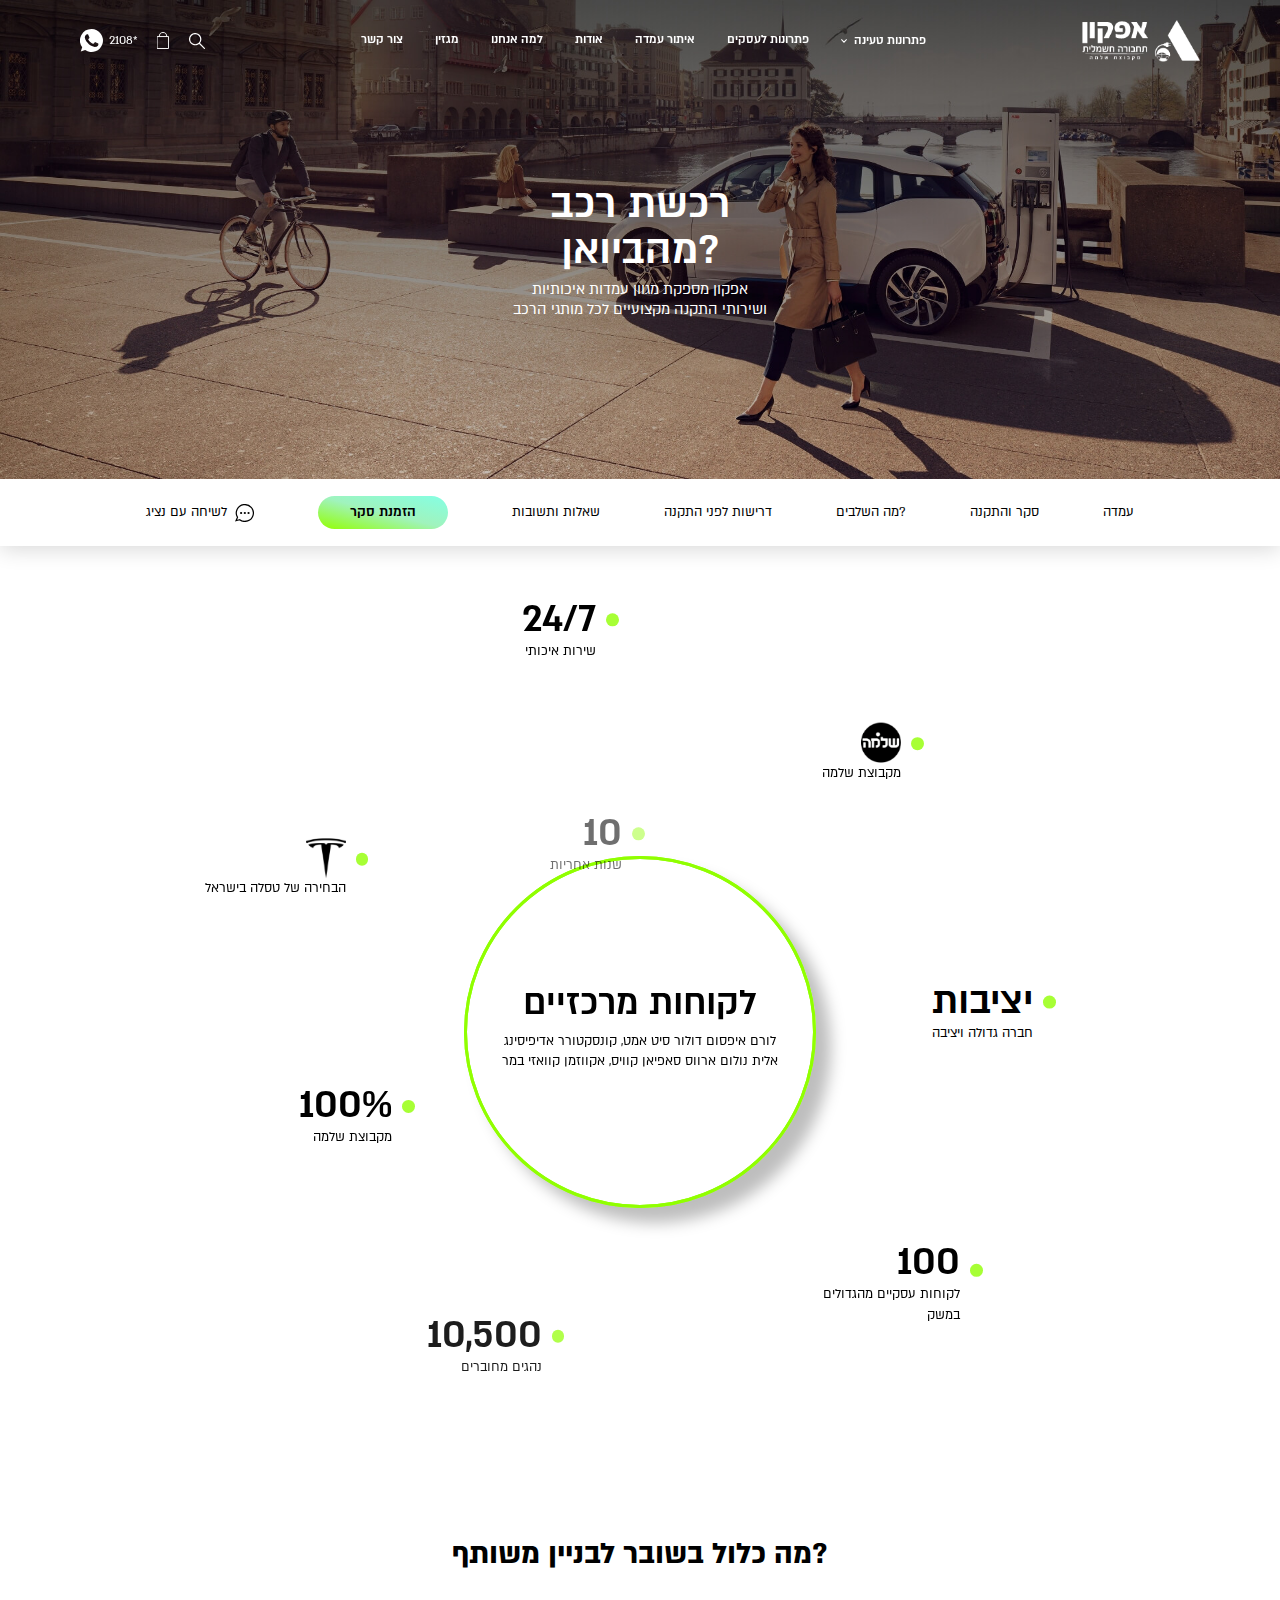
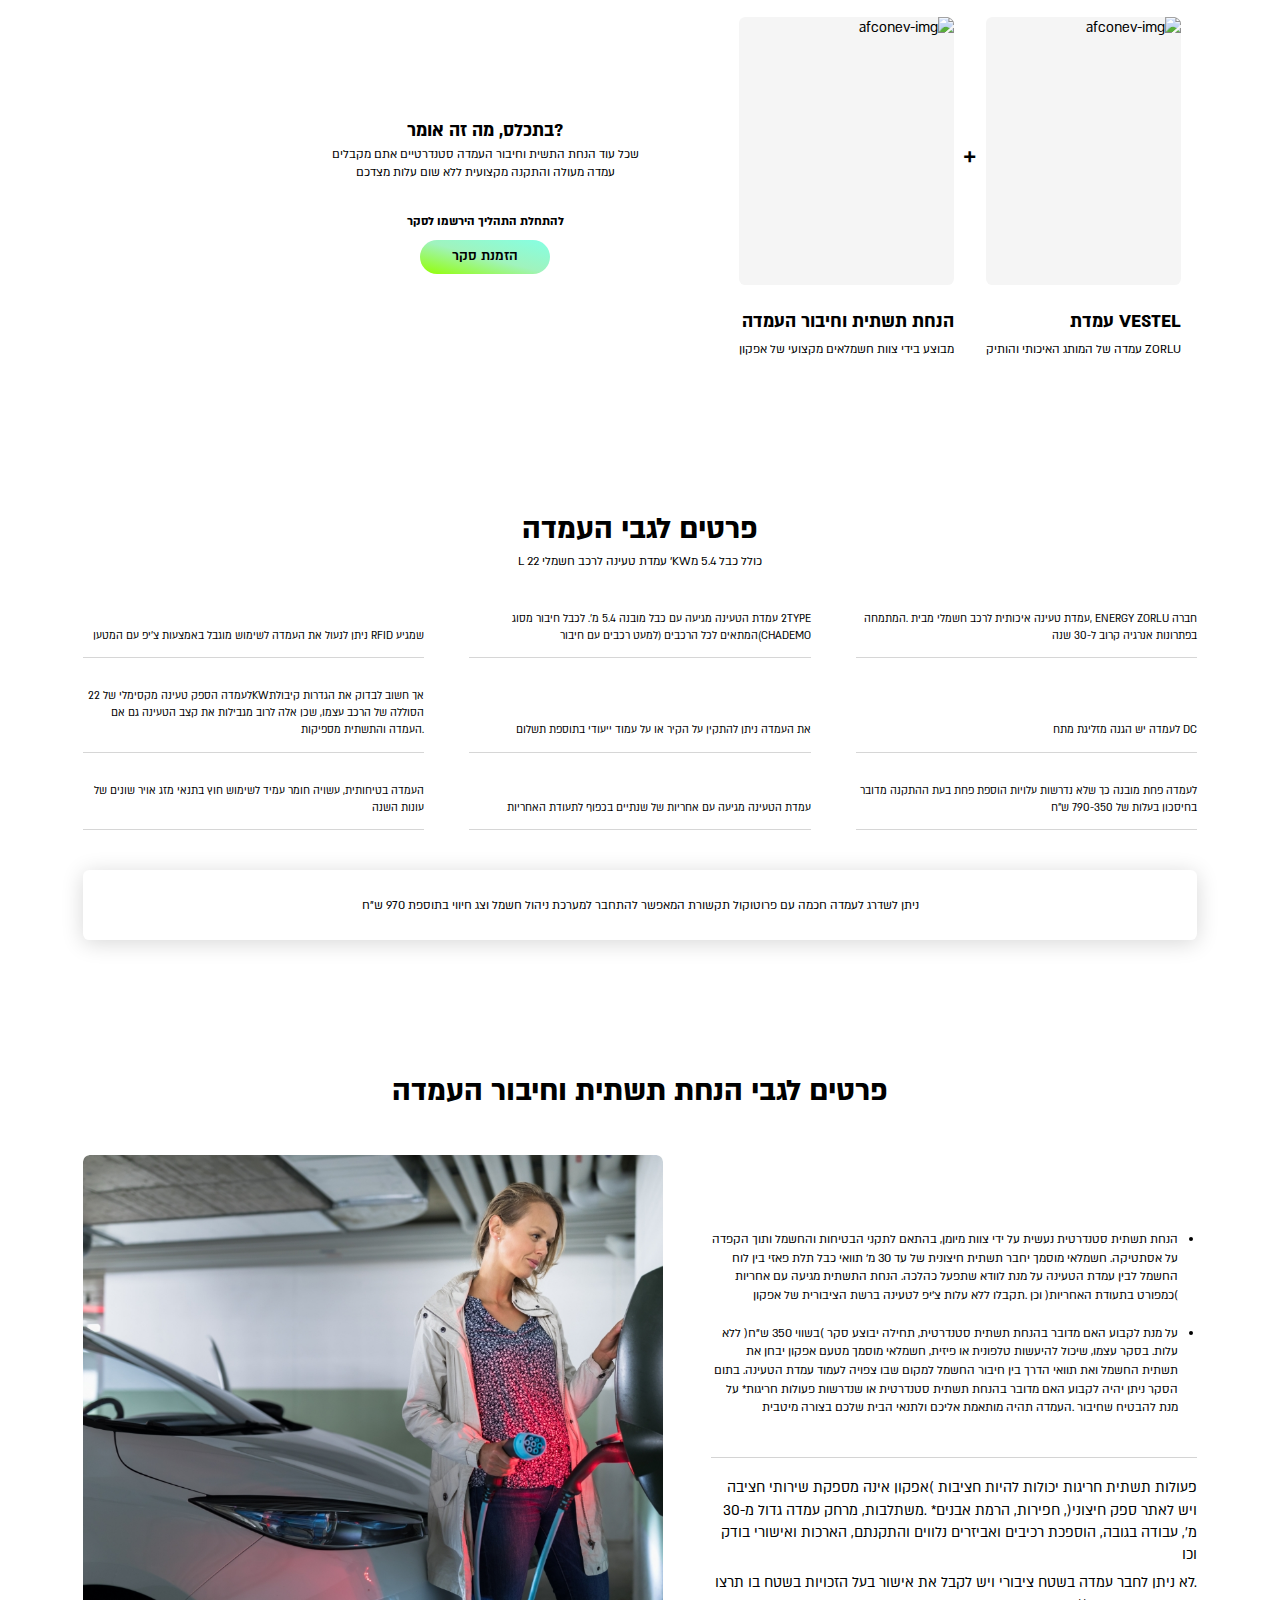
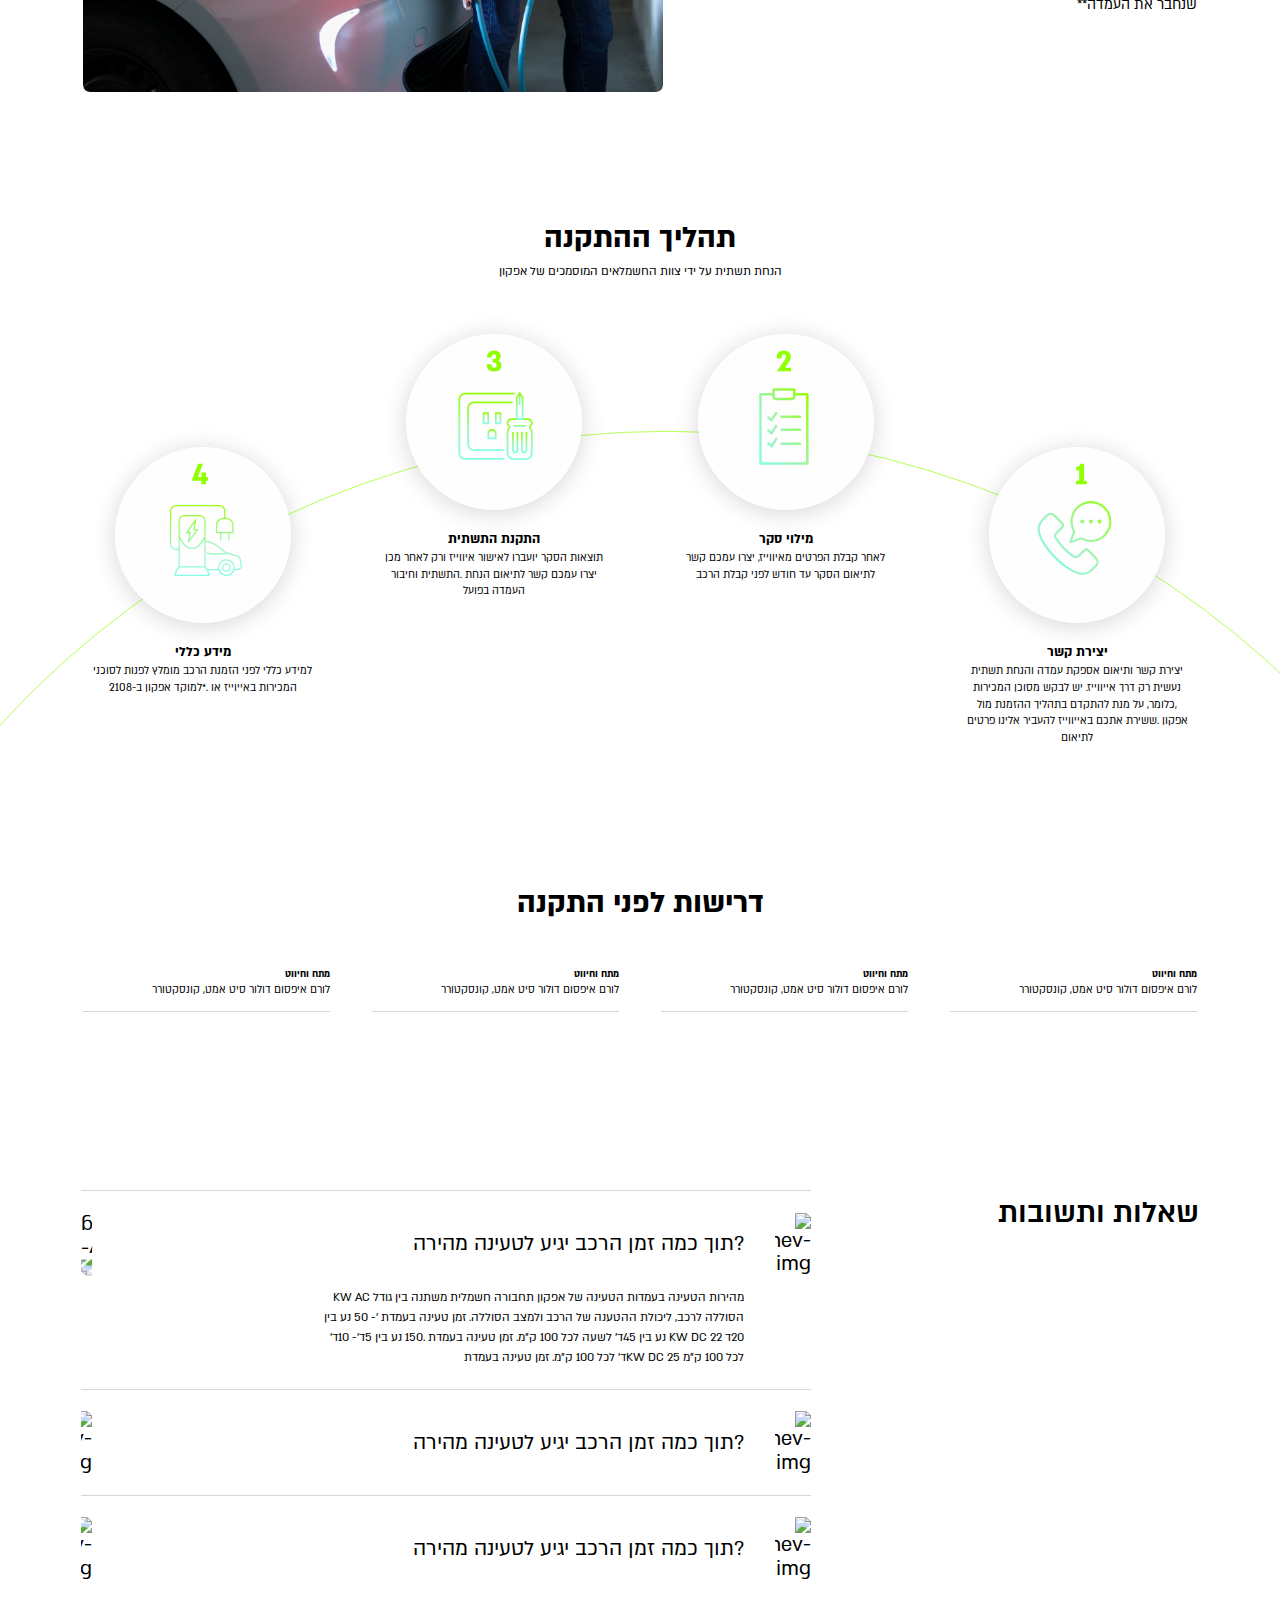
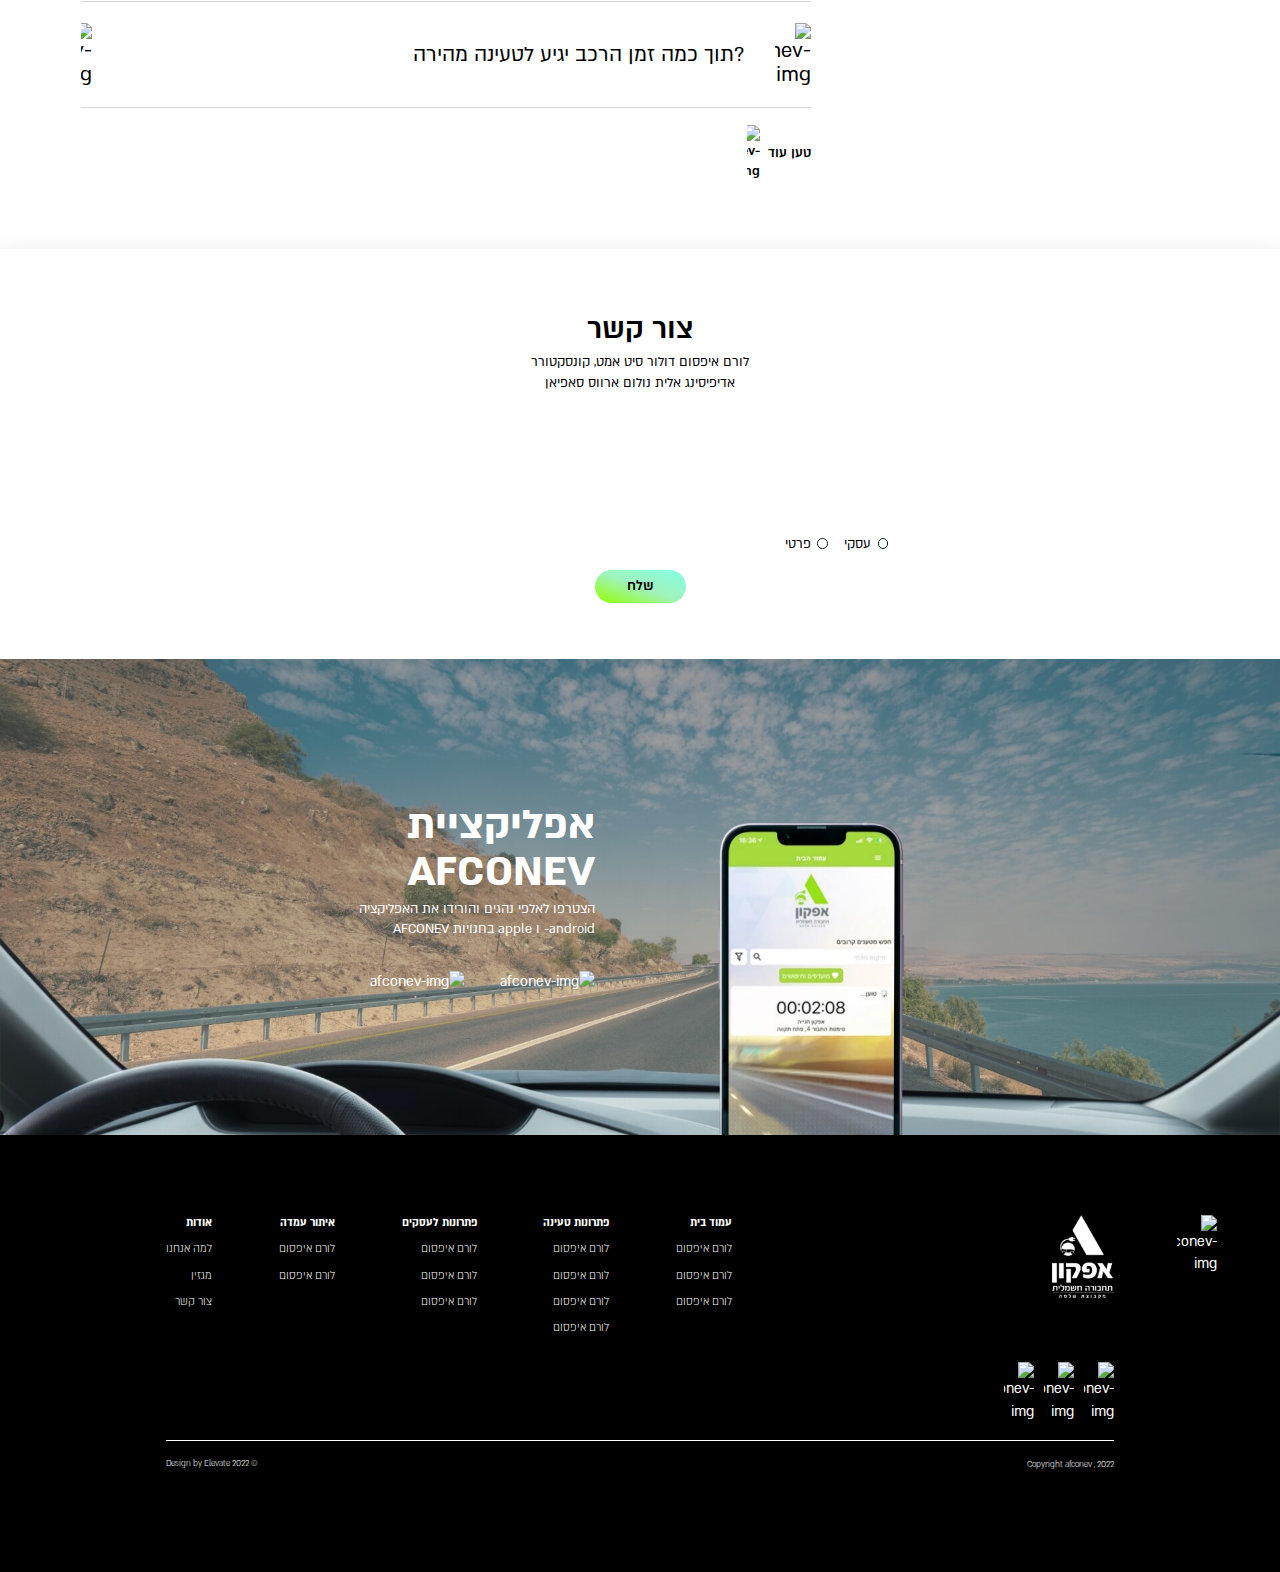
<file: importer-1.html>
<!DOCTYPE html>
<html lang="he-IL" dir="rtl">

<head>
  <!-- Meta -->
  <meta charset="UTF-8">
  <meta name="viewport" content="width=device-width, initial-scale=1.0">
  <meta name="description" content="afconev">
  <title>Afconev</title>

  <!-- Style (Vendor) -->
  <link rel="stylesheet" href="css/swiper-bundle.min.css">

  <!-- Style -->
  <link rel="stylesheet" href="css/elevate-framework.css">
  <link rel="stylesheet" href="css/style.css">

  <!-- Favicon -->
  <link rel="icon" href="img/favicon.png">

</head>

<body class="importer-page alt">

  <!-- Header -->
  <div class="header">
    <div class="container">
      <!-- Logo -->
      <div class="header-logo">
        <a href="#">
          <img class="lazy icon-white" data-src="img/global/logo-alt-2.png" alt="afconev-img">
          <img class="lazy icon-black" data-src="img/global/logo-alt-col.png" alt="afconev-img">
        </a>
      </div>
      <!-- Links -->
      <div class="header-links">
        <div class="header-search-form d-mobile header-search-icon">
          <a href="#" class="header-search-icon">
            <img src="img/icons/search-black.svg" alt="afconev-img">
          </a>
          <input type="text" class="f-d-20 f-m-32" placeholder="?מה אתה מחפש">
        </div>
        <ul class="f-d-20 f-m-32 medium">
          <!-- Item -->
          <li>
            <!-- Accordion -->
            <div class="accordion">
              <!-- Collapsible -->
              <div class="collapsible">
                <!-- Toggler -->
                <div class="collapse-toggler">
                  <a href="#" class="link link-white">פתרונות טעינה
                    <img class="lazy icon-white" data-src="img/icons/chevron-down-white.svg" alt="afconev-img">
                    <img class="lazy icon-black" data-src="img/icons/chevron-down-black.svg" alt="afconev-img">
                  </a>
                </div>
                <!-- Collapse -->
                <div class="collapse">
                  <div>
                    <div class="icons">
                      <!-- Icon -->
                      <div class="icon">
                        <a href="#">
                          <div class="img">
                            <img src="img/global/menu-icon-1.jpg" alt="afconev-img">
                          </div>
                          <p class="f-d-20 f-m-30">טסלה</p>
                        </a>
                      </div>
                      <!-- Icon -->
                      <div class="icon">
                        <a href="#">
                          <div class="img">
                            <img src="img/global/menu-icon-2.jpg" alt="afconev-img">
                          </div>
                          <p class="f-d-20 f-m-30">התקנה בבית
                            פרטי</p>
                        </a>
                      </div>
                      <!-- Icon -->
                      <div class="icon">
                        <a href="#">
                          <div class="img">
                            <img src="img/global/menu-icon-3.jpg" alt="afconev-img">
                          </div>
                          <p class="f-d-20 f-m-30">התקנה בבניין
                            משותף</p>
                        </a>
                      </div>
                      <!-- Icon -->
                      <div class="icon">
                        <a href="#">
                          <div class="img">
                            <img src="img/global/menu-icon-4.jpg" alt="afconev-img">
                          </div>
                          <p class="f-d-20 f-m-30">מטענים</p>
                        </a>
                      </div>
                      <!-- Icon -->
                      <div class="icon">
                        <a href="#">
                          <div class="img">
                            <img src="img/global/menu-icon-5.jpg" alt="afconev-img">
                          </div>
                          <p class="f-d-20 f-m-30">אביזרים</p>
                        </a>
                      </div>
                    </div>
                    <!-- Card -->
                    <div class="card">
                      <a href="#">
                        <div class="text">
                          <h3 class="f-d-25 f-m-45 medium">פתרונות ללקוחות עסקיים</h3>
                          <a href="#" class="link link-white f-d-20 f-m-30 medium">פרטים נוספים <img
                              src="img/icons/arrow-left-white.svg" alt="afconev-img"></a>
                        </div>
                        <div class="img">
                          <img src="img/global/menu-card-img.jpg" alt="afconev-img">
                        </div>
                      </a>
                    </div>
                  </div>
                </div>
              </div>
            </div>
          </li>
          <!-- Item -->
          <li><a href="#" class="link link-white">פתרונות לעסקים</a></li>
          <!-- Item -->
          <li><a href="#" class="link link-white">איתור עמדה</a></li>
          <!-- Item -->
          <li><a href="#" class="link link-white">אודות</a></li>
          <!-- Item -->
          <li><a href="#" class="link link-white">למה אנחנו</a></li>
          <!-- Item -->
          <li><a href="#" class="link link-white">מגזין</a></li>
          <!-- Item -->
          <li><a href="#" class="link link-white">צור קשר</a></li>
        </ul>
      </div>
      <!-- Action -->
      <div class="header-action">
        <!-- Hamburger -->
        <div class="header-hamburger d-mobile">
          <a href="#">
            <img class="lazy icon-white" data-src="img/icons/hamburger.svg" alt="afconev-img">
            <img class="lazy icon-black" data-src="img/icons/hamburger-black.svg" alt="afconev-img">
          </a>
        </div>
        <!-- Search -->
        <div class="header-search-icon d-desktop">
          <a href="#">
            <img class="lazy icon-white" data-src="img/icons/search.svg" alt="afconev-img">
            <img class="lazy icon-black" data-src="img/icons/search-black.svg" alt="afconev-img">
          </a>
        </div>
        <!-- Cart -->
        <div class="header-cart">
          <a href="#">
            <img class="lazy icon-white" data-src="img/icons/cart.svg" alt="afconev-img">
            <img class="lazy icon-black" data-src="img/icons/cart-black.svg" alt="afconev-img">
          </a>
        </div>
        <!-- Whatsapp -->
        <div class="header-whatsapp">
          <a href="#" class="f-d-20 f-m-30">
            *2108
            <img class="lazy icon-white" data-src="img/icons/wa.svg" alt="afconev-img">
            <img class="lazy icon-black" data-src="img/icons/wa-black.svg" alt="afconev-img">
          </a>
        </div>
      </div>
      <!-- Search -->
      <div class="header-search">
        <!-- Top -->
        <div class="top">
          <!-- Bar -->
          <div class="bar">
            <!-- Close -->
            <div class="close">
              <a href="#"><img class="lazy" data-src="img/icons/close.svg" alt="afconev-img"></a>
            </div>
          </div>
          <!-- Form -->
          <div class="header-search-form">
            <a href="#">
              <img src="img/icons/search-black.svg" alt="afconev-img">
            </a>
            <input type="text" class="f-d-20 f-m-32" placeholder="?מה אתה מחפש">
          </div>
        </div>
        <!-- Bottom -->
        <div class="bottom">
          <h2 class="f-d-25 f-m-40 medium">תוצאות חיפוש</h2>
          <ul>
            <li><a href="#" class="f-d-20 f-m-30">הטענה ביתית טסלה <img class="lazy"
                  data-src="img/icons/chevron-left.svg" alt="afconev-img"></a></li>
            <li><a href="#" class="f-d-20 f-m-30">הטענה ביתית טסלה <img class="lazy"
                  data-src="img/icons/chevron-left.svg" alt="afconev-img"></a></li>
            <li><a href="#" class="f-d-20 f-m-30">הטענה ביתית טסלה <img class="lazy"
                  data-src="img/icons/chevron-left.svg" alt="afconev-img"></a></li>
          </ul>
        </div>
      </div>
    </div>
  </div>

  <!-- Banner -->
  <div class="banner">
    <!-- Slider -->
    <div class="swiper">
      <div class="swiper-wrapper">
        <!-- Slide -->
        <div class="swiper-slide">
          <!-- Img -->
          <div class="img">
            <picture>
              <source media="(min-width:1024px)" srcset="img/importer/banner.jpg">
              <img class="lazy" data-src="img/importer/banner-mobile.jpg" alt="afconev-img">
            </picture>
          </div>
          <!-- Text -->
          <div class="text">
            <h1 class="f-d-70 f-m-100 medium">
              רכשת רכב
              <br>?מהביואן
            </h1>
            <p class="f-d-25 f-m-32">
              אפקון מספקת מגוון עמדות איכותיות
              <br>ושירותי התקנה מקצועיים לכל מותגי הרכב
            </p>
          </div>
        </div>
      </div>
    </div>
  </div>

  <!-- Sticky Nav -->
  <div class="sticky-nav">
    <div class="container">
      <ul class="f-d-22 f-m-32">
        <li>
          <a href="#">עמדה</a>
        </li>
        <li>
          <a href="#">סקר והתקנה</a>
        </li>
        <li>
          <a href="#">?מה השלבים</a>
        </li>
        <li>
          <a href="#">דרישות לפני התקנה</a>
        </li>
        <li>
          <a href="#">שאלות ותשובות</a>
        </li>
        <li>
          <a href="#" class="btn btn-primary"><span>הזמנת סקר</span></a>
        </li>
        <li>
          <a href="#"><img src="img/icons/chat-icon.svg" alt="afconev-img"> לשיחה עם נציג</a>
        </li>
      </ul>
    </div>
  </div>

  <!-- Why Us -->
  <div class="why-us">
    <div class="container">
      <!-- Circle -->
      <div class="circle pulse-animation">
        <div class="text">
          <h2 class="f-d-60 f-m-50 medium">לקוחות מרכזיים</h2>
          <p class="f-d-22 f-m-30 d-desktop">לורם איפסום דולור סיט אמט, קונסקטורר אדיפיסינג אלית נולום ארווס סאפיאן
            קוויס, אקווזמן קוואזי במר</p>
          <p class="f-d-22 f-m-30 d-mobile">לורם איפסום דולור סיט אמט, קונסקטורר אדיפיסינג . </p>
        </div>
      </div>
      <!-- Elements -->
      <div class="elements">
        <ul>
          <li>
            <h3 class="f-d-65 f-m-50 medium">יציבות</h3>
            <p class="f-d-22 f-m-30">חברה גדולה ויציבה</p>
          </li>
          <li>
            <h3 class="f-d-65 f-m-50 medium">24/7</h3>
            <p class="f-d-22 f-m-30">שירות איכותי</p>
          </li>
          <li>
            <h3 class="f-d-65 f-m-50 medium"><img class="lazy" data-src="img/home/benefits-1.png" alt="afconev-img">
            </h3>
            <p class="f-d-22 f-m-30">מקבוצת שלמה</p>
          </li>
          <li>
            <h3 class="f-d-65 f-m-50 medium">100%</h3>
            <p class="f-d-22 f-m-30">מקבוצת שלמה</p>
          </li>
          <li>
            <h3 class="f-d-65 f-m-50 medium">100</h3>
            <p class="f-d-22 f-m-30">לקוחות עסקיים מהגדולים במשק</p>
          </li>
          <li>
            <h3 class="f-d-65 f-m-50 medium"><img class="lazy" data-src="img/global/tesla.png" alt="afconev-img"></h3>
            <p class="f-d-22 f-m-30">הבחירה של טסלה בישראל</p>
          </li>
          <li>
            <h3 class="f-d-65 f-m-50 medium">10,500</h3>
            <p class="f-d-22 f-m-30">נהגים מחוברים</p>
          </li>
          <li>
            <h3 class="f-d-65 f-m-50 medium">10</h3>
            <p class="f-d-22 f-m-30">שנות אחריות</p>
          </li>
        </ul>
      </div>
    </div>
  </div>

  <!-- Voucher -->
  <div class="voucher">
    <div class="container">
      <h2 class="f-d-50 f-m-70 semi-bold">?מה כלול בשובר לבניין משותף</h2>
      <!-- Row -->
      <div class="row">
        <!-- Products -->
        <div class="products">
          <div class="product-card">
            <div class="img">
              <img class="lazy" data-src="img/importer/product-1.jpg" alt="afconev-img">
            </div>
            <div class="text">
              <h3 class="f-d-30 f-m-50">VESTEL עמדת</h3>
              <p class="f-d-20 f-m-30">
                ZORLU עמדה של המותג האיכותי והותיק
              </p>
            </div>
          </div>
          <p class="f-d-48 f-m-85 medium">+</p>
          <div class="product-card">
            <div class="img">
              <img class="lazy" data-src="img/importer/product-2.jpg" alt="afconev-img">
            </div>
            <div class="text">
              <h3 class="f-d-30 f-m-50">הנחת תשתית וחיבור העמדה</h3>
              <p class="f-d-20 f-m-30">
                מבוצע בידי צוות חשמלאים מקצועי של אפקון
              </p>
            </div>
          </div>
        </div>
        <!-- Order -->
        <div class="order">
          <h3 class="f-d-30 f-m-50 semi-bold">?בתכלס, מה זה אומר</h3>
          <p class="f-d-20 f-m-30">שכל עוד הנחת התשית וחיבור העמדה סטנדרטיים אתם מקבלים עמדה מעולה והתקנה מקצועית ללא שום עלות מצדכם</p>
          <p class="f-d-20 f-m-30 semi-bold">להתחלת התהליך הירשמו לסקר</p>
          <a href="#" class="btn btn-primary"><span>הזמנת סקר</span></a>
        </div>
      </div>
    </div>
  </div>

  <!-- Position -->
  <div class="position">
    <div class="container">
      <div class="heading">
        <h2 class="f-d-50 f-m-70 semi-bold">פרטים לגבי העמדה</h2>
        <p class="f-d-20 f-m-30">כולל כבל 5.4 מKW' עמדת טעינה לרכב חשמלי 22 L</p>
      </div>
      <ul>
        <!-- Item -->
        <li>
          <p class="f-d-18 f-m-30">חברה ENERGY ZORLU ,עמדת טעינה איכותית לרכב חשמלי מבית
            .המתמחה בפתרונות אנרגיה קרוב ל-30 שנה</p>
        </li>
        <!-- Item -->
        <li>
          <p class="f-d-18 f-m-30">‏2TYPE  עמדת הטעינה מגיעה עם כבל מובנה 5.4 מ'. לכבל חיבור מסוג
            CHADEMO)המתאים לכל הרכבים (למעט רכבים עם חיבור</p>
        </li>
        <!-- Item -->
        <li>
          <p class="f-d-18 f-m-30"> שמגיע RFID ניתן לנעול את העמדה לשימוש מוגבל באמצעות צ'יפ
            עם המטען</p>
        </li>
        <!-- Item -->
        <li>
          <p class="f-d-18 f-m-30"> DC לעמדה יש הגנה מזליגת מתח</p>
        </li>
        <!-- Item -->
        <li>
          <p class="f-d-18 f-m-30">את העמדה ניתן להתקין על הקיר או על עמוד ייעודי בתוספת תשלום</p>
        </li>
        <!-- Item -->
        <li>
          <p class="f-d-18 f-m-30">אך חשוב לבדוק את הגדרות קיבולתKWלעמדה הספק טעינה מקסימלי של 22  הסוללה של הרכב עצמו, שכן אלה לרוב מגבילות את קצב הטעינה גם אם
            .העמדה והתשתית מספיקות</p>
        </li>
        <!-- Item -->
        <li>
          <p class="f-d-18 f-m-30">לעמדה פחת מובנה כך שלא נדרשות עלויות הוספת פחת בעת 
            ההתקנה מדובר בחיסכון בעלות של 790-350 ש"ח</p>
        </li>
        <!-- Item -->
        <li>
          <p class="f-d-18 f-m-30">עמדת הטעינה מגיעה עם אחריות של שנתיים בכפוף לתעודת האחריות</p>
        </li>
        <!-- Item -->
        <li>
          <p class="f-d-18 f-m-30">העמדה בטיחותית, עשויה חומר עמיד לשימוש חוץ בתנאי מזג אויר שונים של 
            עונות השנה</p>
        </li>
      </ul>
      <div class="box">
        <p class="f-d-20 f-m-30">ניתן לשדרג לעמדה חכמה עם פרוטוקול תקשורת המאפשר להתחבר למערכת ניהול חשמל וצג חיווי בתוספת 970 ש"ח</p>
      </div>
    </div>
  </div>

  <!-- Infrastructure -->
  <div class="infrastructure">
    <div class="container">
      <h2 class="f-d-50 f-m-70 semi-bold">פרטים לגבי הנחת תשתית וחיבור העמדה</h2>
      <div class="row">
        <div class="text">
          <ul class="f-d-20 f-m-30">
            <li> הנחת תשתית סטנדרטית נעשית על ידי צוות מיומן, בהתאם לתקני הבטיחות
              והחשמל ותוך הקפדה על אסתטיקה. חשמלאי מוסמך יחבר תשתית חיצונית של עד
              30 מ' תוואי כבל תלת פאזי בין לוח החשמל לבין עמדת הטעינה על מנת לוודא
              שתפעל כהלכה. הנחת התשתית מגיעה עם אחריות )כמפורט בתעודת האחריות( וכן
             .תקבלו ללא עלות צ'יפ לטעינה ברשת הציבורית של אפקון</li>
            <li> על מנת לקבוע האם מדובר בהנחת תשתית סטנדרטית, תחילה יבוצע סקר )בשווי
              350 ש"ח( ללא עלות. בסקר עצמו, שיכול להיעשות טלפונית או פיזית, חשמלאי
              מוסמך מטעם אפקון יבחן את תשתית החשמל ואת תוואי הדרך בין חיבור החשמל
              למקום שבו צפויה לעמוד עמדת הטעינה. בתום הסקר ניתן יהיה לקבוע האם מדובר
              בהנחת תשתית סטנדרטית או שנדרשות פעולות חריגות* על מנת להבטיח שחיבור
             .העמדה תהיה מותאמת אליכם ולתנאי הבית שלכם בצורה מיטבית</li>
          </ul>
          <p class="f-d-15 f-m-30"> פעולות תשתית חריגות יכולות להיות חציבות )אפקון אינה מספקת שירותי חציבה ויש לאתר ספק חיצוני(, חפירות, הרמת אבנים*
            .משתלבות, מרחק עמדה גדול מ-30 מ', עבודה בגובה, הוספכת רכיבים ואביזרים נלווים והתקנתם, הארכות ואישורי בודק וכו
          </p>
          <p class="f-d-15 f-m-30">.לא ניתן לחבר עמדה בשטח ציבורי ויש לקבל את אישור בעל הזכויות בשטח בו תרצו שנחבר את העמדה** 
          </p>
        </div>
        <div class="img">
          <img src="img/importer/infrastructure-img.jpg" alt="afconev-img">
        </div>
      </div>
    </div>
  </div>

  <!-- Installation -->
  <div class="installation">
    <div class="container">
      <!-- Heading -->
      <div class="heading">
        <h2 class="f-d-50 f-m-70 semi-bold">תהליך ההתקנה</h2>
        <p class="f-d-20 f-m-30">הנחת תשתית על ידי צוות החשמלאים המוסמכים של אפקון</p>
      </div>
      <!-- Body -->
      <div class="body">
        <ul>
          <!-- Item -->
          <li>
            <img src="img/importer/installation-1.svg" alt="afconev-img">
            <div>
              <h3 class="f-d-22 f-m-32">יצירת קשר</h3>
              <p class="f-d-18 f-m-30"> יצירת קשר ותיאום אספקת עמדה והנחת תשתית
                נעשית רק דרך אייווייז. יש לבקש מסוכן המכירות
               ,כלומר, על מנת להתקדם בתהליך ההזמנת מול אפקון
               .ששירת אתכם באייווייז להעביר אלינו פרטים לתיאום</p>
            </div>
          </li>
          <!-- Item -->
          <li>
            <img src="img/importer/installation-2.svg" alt="afconev-img">
            <div>
              <h3 class="f-d-22 f-m-32">מילוי סקר</h3>
              <p class="f-d-18 f-m-30">לאחר קבלת הפרטים מאיווייז, יצרו עמכם קשר לתיאום הסקר עד חודש לפני קבלת הרכב</p>
            </div>
          </li>
          <!-- Item -->
          <li>
            <img src="img/importer/installation-3.svg" alt="afconev-img">
            <div>
              <h3 class="f-d-22 f-m-32">התקנת התשתית</h3>
              <p class="f-d-18 f-m-30"> תוצאות הסקר יועברו לאישור איווייז ורק לאחר
                מכן יצרו עמכם קשר לתיאום הנחת
                .התשתית וחיבור העמדה בפועל</p>
            </div>
          </li>
          <!-- Item -->
          <li>
            <img src="img/importer/installation-4.svg" alt="afconev-img">
            <div>
              <h3 class="f-d-22 f-m-32">מידע כללי</h3>
              <p class="f-d-18 f-m-30"> למידע כללי לפני הזמנת הרכב מומלץ
                לפנות לסוכני המכירות באייוייז או
                .*למוקד אפקון ב-2108</p>
            </div>
          </li>
        </ul>
      </div>
    </div>
    <!-- Line -->
    <div class="line">
      <img src="img/importer/line.svg" alt="afconev-img" class="d-desktop">
      <img src="img/importer/line-mobile.svg" alt="afconev-img" class="d-mobile">
    </div>
  </div>

  <!-- Preinstallation -->
  <div class="preinstallation">
    <div class="container">
      <div class="heading">
        <h2 class="f-d-50 f-m-70 semi-bold">דרישות לפני התקנה</h2>
      </div>
      <ul>
        <!-- Item -->
        <li>
          <p class="f-d-16 f-m-25 bold">מתח וחיווט</p>
          <p class="f-d-18 f-m-30">לורם איפסום דולור סיט אמט, קונסקטורר  </p>
        </li>
        <!-- Item -->
        <li>
          <p class="f-d-16 f-m-25 bold">מתח וחיווט</p>
          <p class="f-d-18 f-m-30">לורם איפסום דולור סיט אמט, קונסקטורר  </p>
        </li>
        <!-- Item -->
        <li>
          <p class="f-d-16 f-m-25 bold">מתח וחיווט</p>
          <p class="f-d-18 f-m-30">לורם איפסום דולור סיט אמט, קונסקטורר  </p>
        </li>
        <!-- Item -->
        <li>
          <p class="f-d-16 f-m-25 bold">מתח וחיווט</p>
          <p class="f-d-18 f-m-30">לורם איפסום דולור סיט אמט, קונסקטורר  </p>
        </li>
      </ul>
    </div>
  </div>

  <!-- FAQ -->
  <div class="faq">
    <div class="container">
      <!-- Tabs -->
      <div class="tabs">
        <!-- Sidebar -->
        <div class="sidebar">
          <h1 class="f-d-50 f-m-70 medium">שאלות ותשובות</h1>
          <div class="img">
            <picture>
              <source media="(min-width:1024px)" srcset="img/business-customers/car.jpg">
              <img class="lazy" data-src="img/business-customers/car-mobile.jpg" alt="afconev-img">
            </picture>
          </div>
        </div>
        <!-- Main -->
        <div class="main">
          <!-- Tab Content -->
          <div class="tab-content">
            <ul>
              <li class="tab-panel active" id="tab1">
                <!-- Accordion -->
                <div class="accordion">
                  <!-- Collapsible -->
                  <div class="collapsible show">
                    <!-- Toggler -->
                    <div class="collapse-toggler f-d-35 f-m-40">
                      <div class="icon">
                        <img class="lazy" data-src="img/icons/questionmark-circled.svg" alt="afconev-img">
                      </div>
                      <div class="text">
                        ?תוך כמה זמן הרכב יגיע לטעינה מהירה
                      </div>
                      <div class="arrow">
                        <img class="lazy" data-src="img/icons/chevron-down-black.svg" alt="afconev-img">
                      </div>
                    </div>
                    <!-- Collapse -->
                    <div class="collapse" style="height: auto;">
                      <div>
                        <p class="f-d-20 f-m-30"> מהירות הטעינה בעמדות הטעינה של אפקון תחבורה חשמלית משתנה בין גודל
                          KW AC הסוללה לרכב, ליכולת ההטענה של הרכב ולמצב הסוללה. זמן טעינה בעמדת
                          '- 50 נע בין 20ד KW DC 22 נע בין 45ד' לשעה לכל 100 ק"מ. זמן טעינה בעמדת
                          .150 נע בין 5ד'- 10ד' לכל 100 ק"מ KW DC 25ד' לכל 100 ק"מ. זמן טעינה בעמדת</p>
                      </div>
                    </div>
                  </div>
                  <!-- Collapsible -->
                  <div class="collapsible">
                    <!-- Toggler -->
                    <div class="collapse-toggler f-d-35 f-m-40">
                      <div class="icon">
                        <img class="lazy" data-src="img/icons/questionmark-circled.svg" alt="afconev-img">
                      </div>
                      <div class="text">
                        ?תוך כמה זמן הרכב יגיע לטעינה מהירה
                      </div>
                      <div class="arrow">
                        <img class="lazy" data-src="img/icons/chevron-down-black.svg" alt="afconev-img">
                      </div>
                    </div>
                    <!-- Collapse -->
                    <div class="collapse">
                      <div>
                        <p class="f-d-20 f-m-30"> מהירות הטעינה בעמדות הטעינה של אפקון תחבורה חשמלית משתנה בין גודל
                          KW AC הסוללה לרכב, ליכולת ההטענה של הרכב ולמצב הסוללה. זמן טעינה בעמדת
                          '- 50 נע בין 20ד KW DC 22 נע בין 45ד' לשעה לכל 100 ק"מ. זמן טעינה בעמדת
                          .150 נע בין 5ד'- 10ד' לכל 100 ק"מ KW DC 25ד' לכל 100 ק"מ. זמן טעינה בעמדת</p>
                      </div>
                    </div>
                  </div>
                  <!-- Collapsible -->
                  <div class="collapsible">
                    <!-- Toggler -->
                    <div class="collapse-toggler f-d-35 f-m-40">
                      <div class="icon">
                        <img class="lazy" data-src="img/icons/questionmark-circled.svg" alt="afconev-img">
                      </div>
                      <div class="text">
                        ?תוך כמה זמן הרכב יגיע לטעינה מהירה
                      </div>
                      <div class="arrow">
                        <img class="lazy" data-src="img/icons/chevron-down-black.svg" alt="afconev-img">
                      </div>
                    </div>
                    <!-- Collapse -->
                    <div class="collapse">
                      <div>
                        <p class="f-d-20 f-m-30"> מהירות הטעינה בעמדות הטעינה של אפקון תחבורה חשמלית משתנה בין גודל
                          KW AC הסוללה לרכב, ליכולת ההטענה של הרכב ולמצב הסוללה. זמן טעינה בעמדת
                          '- 50 נע בין 20ד KW DC 22 נע בין 45ד' לשעה לכל 100 ק"מ. זמן טעינה בעמדת
                          .150 נע בין 5ד'- 10ד' לכל 100 ק"מ KW DC 25ד' לכל 100 ק"מ. זמן טעינה בעמדת</p>
                      </div>
                    </div>
                  </div>
                  <!-- Collapsible -->
                  <div class="collapsible">
                    <!-- Toggler -->
                    <div class="collapse-toggler f-d-35 f-m-40">
                      <div class="icon">
                        <img class="lazy" data-src="img/icons/questionmark-circled.svg" alt="afconev-img">
                      </div>
                      <div class="text">
                        ?תוך כמה זמן הרכב יגיע לטעינה מהירה
                      </div>
                      <div class="arrow">
                        <img class="lazy" data-src="img/icons/chevron-down-black.svg" alt="afconev-img">
                      </div>
                    </div>
                    <!-- Collapse -->
                    <div class="collapse">
                      <div>
                        <p class="f-d-20 f-m-30"> מהירות הטעינה בעמדות הטעינה של אפקון תחבורה חשמלית משתנה בין גודל
                          KW AC הסוללה לרכב, ליכולת ההטענה של הרכב ולמצב הסוללה. זמן טעינה בעמדת
                          '- 50 נע בין 20ד KW DC 22 נע בין 45ד' לשעה לכל 100 ק"מ. זמן טעינה בעמדת
                          .150 נע בין 5ד'- 10ד' לכל 100 ק"מ KW DC 25ד' לכל 100 ק"מ. זמן טעינה בעמדת</p>
                      </div>
                    </div>
                  </div>
                </div>
                <div class="link-wrap">
                  <a href="#" class="link f-d-22 f-m-30 medium">טען עוד <img class="lazy"
                      data-src="img/icons/arrow-left.svg" alt="afconev-img"></a>
                </div>
              </li>
            </ul>
          </div>
        </div>
      </div>
    </div>
  </div>

  <!-- Contact Form -->
  <div class="contact-form">
    <div class="container">
      <div class="heading">
        <h2 class="f-d-50 f-m-70 medium">צור קשר</h2>
        <p class="f-d-22 f-m-30"> לורם איפסום דולור סיט אמט, קונסקטורר אדיפיסינג אלית נולום ארווס סאפיאן</p>
      </div>
      <form>
        <input type="text" class="input-primary f-d-18 f-m-30" placeholder="שם מלא">
        <input type="text" class="input-primary f-d-18 f-m-30" placeholder="אימייל">
        <input type="text" class="input-primary f-d-18 f-m-30" placeholder="טלפון">
        <select class="select-primary f-d-18 f-m-30">
          <option value="1">נושא הפנייה</option>
          <option value="1">נושא הפנייה</option>
          <option value="1">נושא הפנייה</option>
        </select>
        <input type="text" class="input-primary f-d-18 f-m-30" placeholder="הערות">
      </form>
      <div class="checkboxes">
        <!-- Checkbox -->
        <div class="form-group checkbox">
          <input type="checkbox" id="checkbox-1">
          <label for="checkbox-1" class="f-d-22 f-m-30">
            עסקי
          </label>
        </div>
        <!-- Checkbox -->
        <div class="form-group checkbox">
          <input type="checkbox" id="checkbox-1">
          <label for="checkbox-1" class="f-d-22 f-m-30">
            פרטי
          </label>
        </div>
      </div>
      <div class="contact-form-btn">
        <a href="#" class="btn btn-primary"><span>שלח</span></a>
      </div>
    </div>
  </div>

  <!-- App Banner -->
  <div class="app-banner">
    <div class="img">
      <picture>
        <source media="(min-width:1024px)" srcset="img/global/app-banner.jpg">
        <img class="lazy" data-src="img/global/app-banner-mobile.jpg" alt="afconev-img">
      </picture>
    </div>
    <div class="text">
      <h2 class="f-d-70 f-m-50">אפליקציית
        AFCONEV</h2>
      <p class="f-d-22 f-m-30"> הצטרפו לאלפי נהגים והורידו את האפליקציה
        android- ו apple בחנויות AFCONEV</p>
      <div class="imgs">
        <a href="#"><img class="lazy" data-src="img/global/google-play.png" alt="afconev-img"></a>
        <a href="#"><img class="lazy" data-src="img/global/app-store.png" alt="afconev-img"></a>
      </div>
    </div>
  </div>

  <!-- Footer -->
  <div class="footer">
    <div class="container">
      <!-- Top -->
      <div class="footer-top">
        <!-- Logo -->
        <div class="footer-logo">
          <picture>
            <source media="(min-width:1024px)" srcset="img/global/logo.png">
            <img class="lazy" data-src="img/global/logo-alt.png" alt="afconev-img">
          </picture>
        </div>
        <!-- Links -->
        <div class="footer-links">
          <ul class="f-d-18 f-m-30">
            <!-- Item -->
            <li>
              <p><a href="#" class="link link-white bold">עמוד בית</a></p>
              <p><a href="#" class="link link-white light">לורם איפסום</a></p>
              <p><a href="#" class="link link-white light">לורם איפסום</a></p>
              <p><a href="#" class="link link-white light">לורם איפסום</a></p>
            </li>
            <!-- Item -->
            <li>
              <p><a href="#" class="link link-white bold">פתרונות טעינה</a></p>
              <p><a href="#" class="link link-white light">לורם איפסום</a></p>
              <p><a href="#" class="link link-white light">לורם איפסום</a></p>
              <p><a href="#" class="link link-white light">לורם איפסום</a></p>
              <p><a href="#" class="link link-white light">לורם איפסום</a></p>
            </li>
            <!-- Item -->
            <li>
              <p><a href="#" class="link link-white bold">פתרונות לעסקים</a></p>
              <p><a href="#" class="link link-white light">לורם איפסום</a></p>
              <p><a href="#" class="link link-white light">לורם איפסום</a></p>
              <p><a href="#" class="link link-white light">לורם איפסום</a></p>
            </li>
            <!-- Item -->
            <li>
              <p><a href="#" class="link link-white bold">איתור עמדה</a></p>
              <p><a href="#" class="link link-white light">לורם איפסום</a></p>
              <p><a href="#" class="link link-white light">לורם איפסום</a></p>
            </li>
            <!-- Item -->
            <li>
              <p><a href="#" class="link link-white bold">אודות</a></p>
              <p><a href="#" class="link link-white light">למה אנחנו</a></p>
              <p><a href="#" class="link link-white light">מגזין</a></p>
              <p><a href="#" class="link link-white light">צור קשר</a></p>
            </li>
          </ul>
        </div>
        <div class="social">
          <ul>
            <li><a href="#"><img class="lazy" data-src="img/icons/wa-white-circle.svg" alt="afconev-img"></a></li>
            <li><a href="#"><img class="lazy" data-src="img/icons/fb-white-circle.svg" alt="afconev-img"></a></li>
            <li><a href="#"><img class="lazy" data-src="img/icons/tw-white-circle.svg" alt="afconev-img"></a></li>
          </ul>
        </div>
      </div>
      <!-- Bottom -->
      <div class="footer-bottom">
        <p class="f-d-14 f-m-24 light">Copyright afconev , 2022</p>
        <a href="https://portfolio.elevate.co.il/" target="_blank" class="link link-white f-d-14 f-m-24 light">© 2022
          Design by Elevate</a>
      </div>
    </div>
    <a href="#" class="back-to-top"><img class="lazy" data-src="img/icons/arrow-up-circle.png" alt="afconev-img"></a>
  </div>

  <!-- Script (Vendor) -->
  <script src="js/swiper-bundle.min.js"></script>
  <script src="js/gsap.min.js"></script>
  <script src="js/ScrollTrigger.min.js"></script>

  <!-- Script -->
  <script src="js/elevate-framework.js"></script>
  <script src="js/app.js"></script>

  <!-- Lazy Loading -->
  <script src="js/lazyload.min.js"></script>
  <script>
    (function () {
      ll = new LazyLoad({});
    })();
  </script>

</body>

</html>
</file>
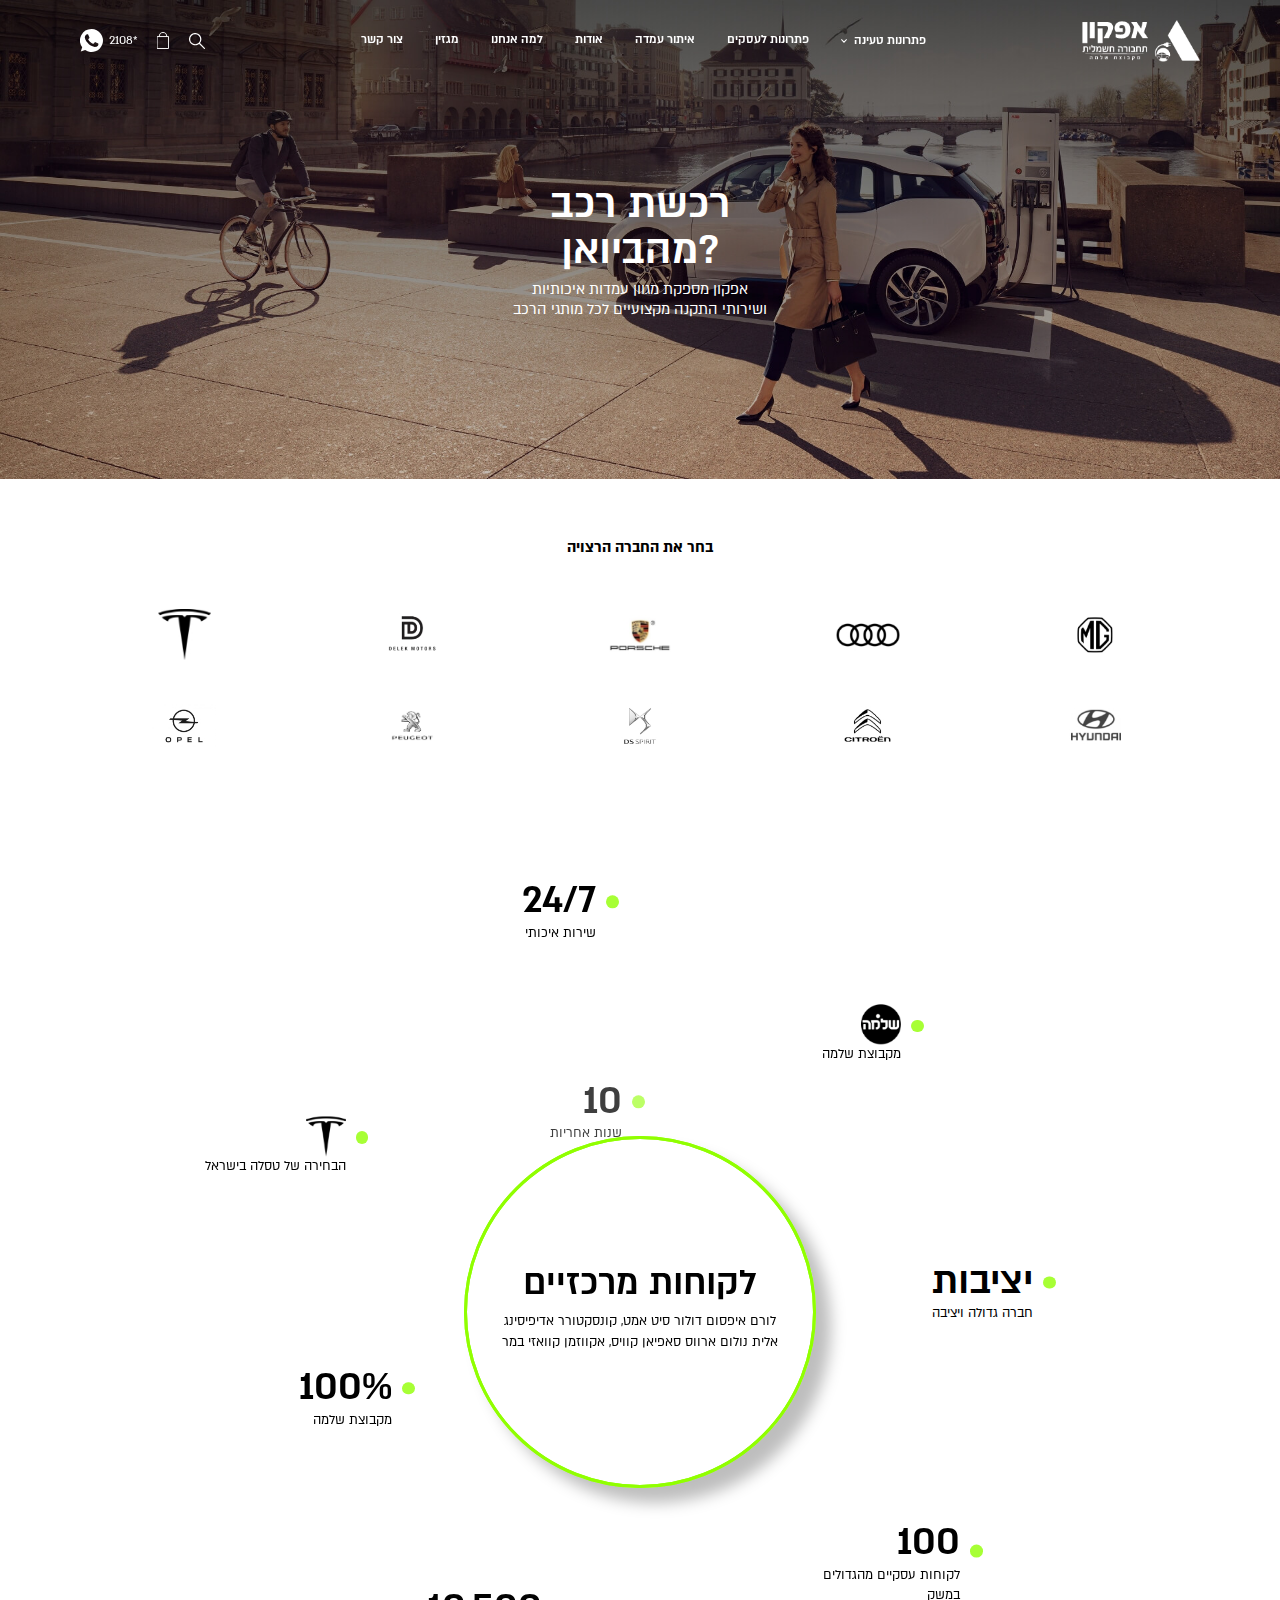
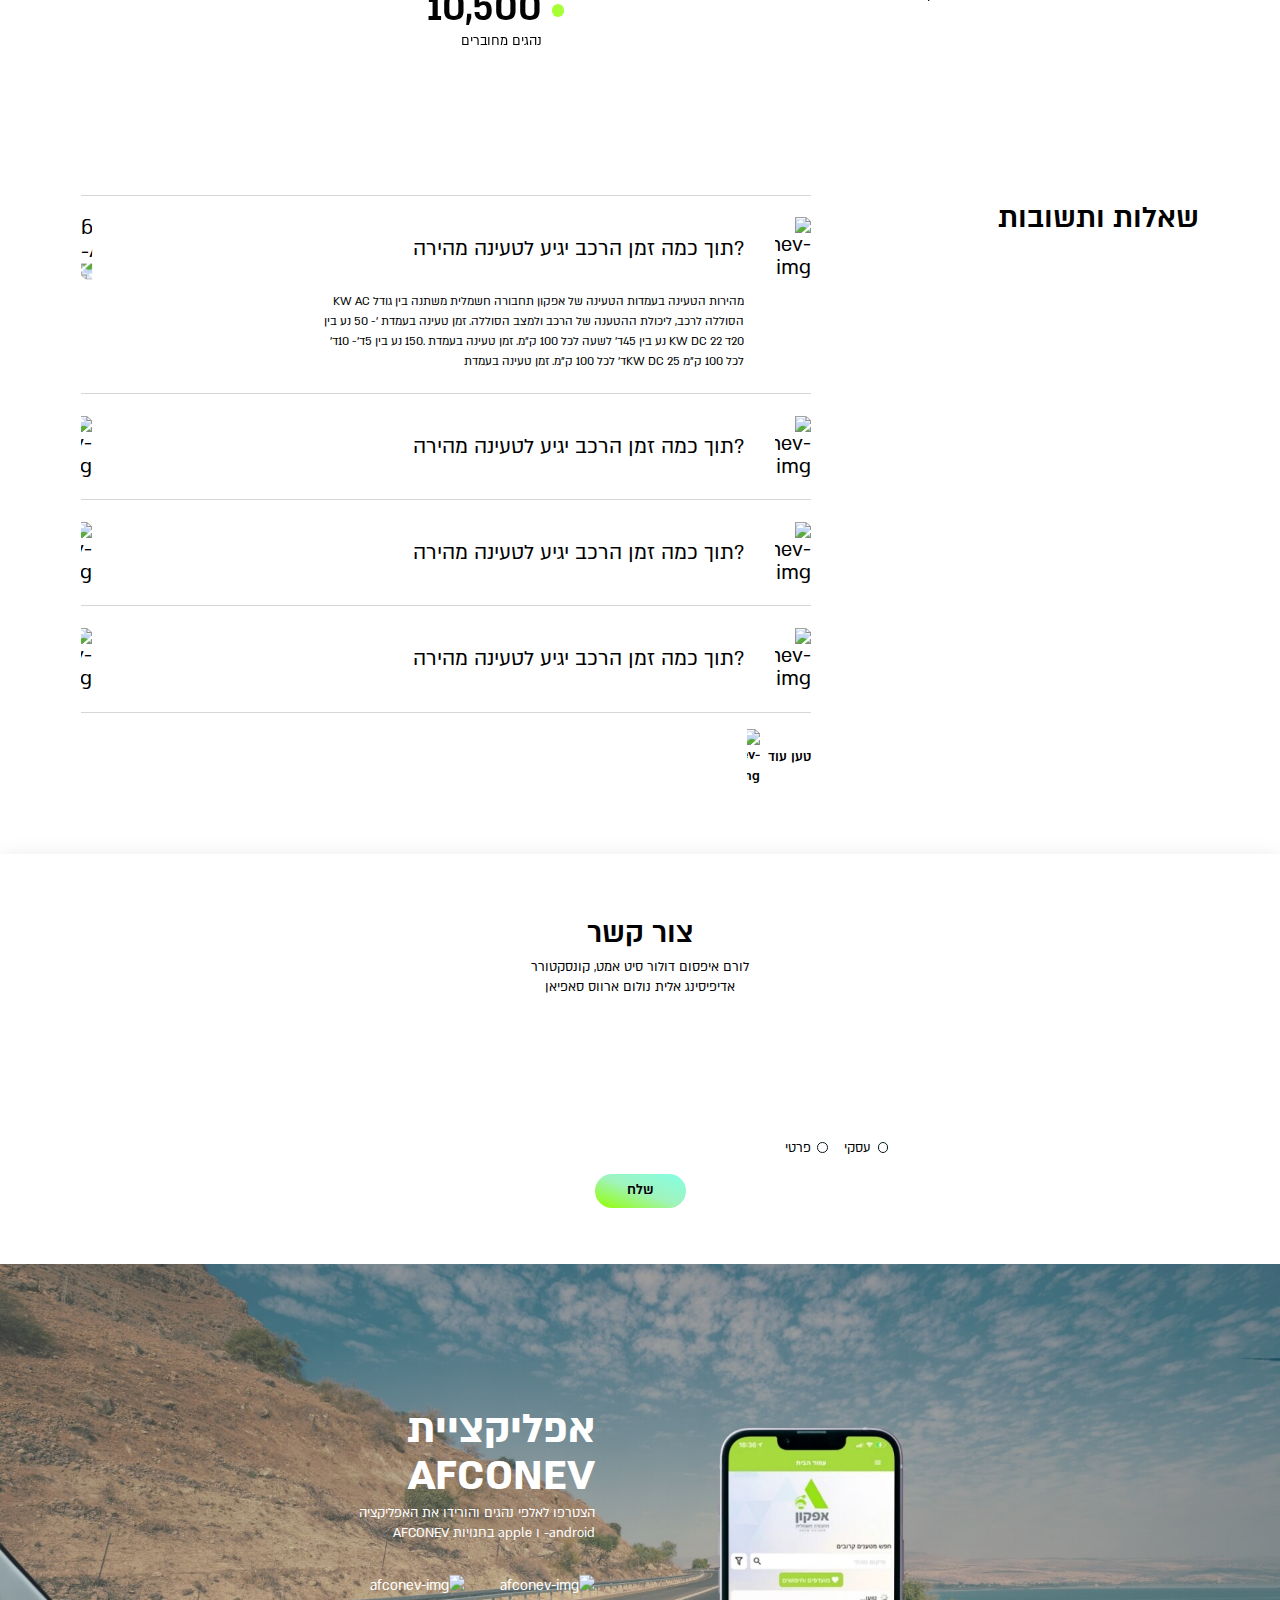
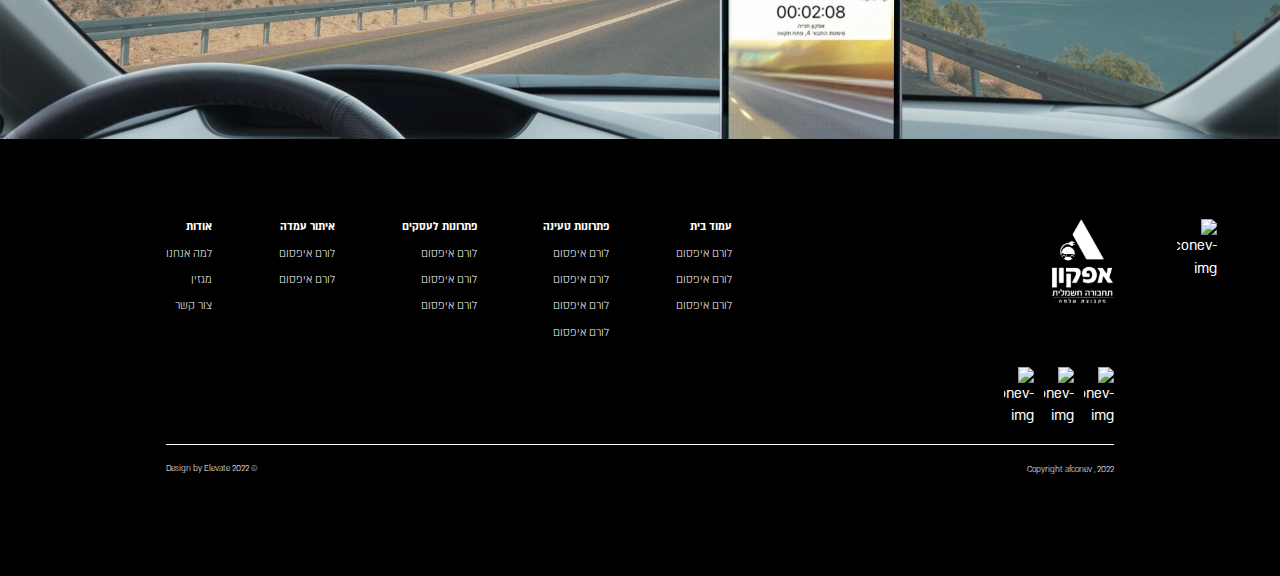
<file: importer.html>
<!DOCTYPE html>
<html lang="he-IL" dir="rtl">

<head>
  <!-- Meta -->
  <meta charset="UTF-8">
  <meta name="viewport" content="width=device-width, initial-scale=1.0">
  <meta name="description" content="afconev">
  <title>Afconev</title>

  <!-- Style (Vendor) -->
  <link rel="stylesheet" href="css/swiper-bundle.min.css">

  <!-- Style -->
  <link rel="stylesheet" href="css/elevate-framework.css">
  <link rel="stylesheet" href="css/style.css">

  <!-- Favicon -->
  <link rel="icon" href="img/favicon.png">

</head>

<body class="importer-page">

  <!-- Header -->
  <div class="header">
    <div class="container">
      <!-- Logo -->
      <div class="header-logo">
        <a href="#">
          <img class="lazy icon-white" data-src="img/global/logo-alt-2.png" alt="afconev-img">
          <img class="lazy icon-black" data-src="img/global/logo-alt-col.png" alt="afconev-img">
        </a>
      </div>
      <!-- Links -->
      <div class="header-links">
        <div class="header-search-form d-mobile header-search-icon">
          <a href="#" class="header-search-icon">
            <img src="img/icons/search-black.svg" alt="afconev-img">
          </a>
          <input type="text" class="f-d-20 f-m-32" placeholder="?מה אתה מחפש">
        </div>
        <ul class="f-d-20 f-m-32 medium">
          <!-- Item -->
          <li>
            <!-- Accordion -->
            <div class="accordion">
              <!-- Collapsible -->
              <div class="collapsible">
                <!-- Toggler -->
                <div class="collapse-toggler">
                  <a href="#" class="link link-white">פתרונות טעינה
                    <img class="lazy icon-white" data-src="img/icons/chevron-down-white.svg" alt="afconev-img">
                    <img class="lazy icon-black" data-src="img/icons/chevron-down-black.svg" alt="afconev-img">
                  </a>
                </div>
                <!-- Collapse -->
                <div class="collapse">
                  <div>
                    <div class="icons">
                      <!-- Icon -->
                      <div class="icon">
                        <a href="#">
                          <div class="img">
                            <img src="img/global/menu-icon-1.jpg" alt="afconev-img">
                          </div>
                          <p class="f-d-20 f-m-30">טסלה</p>
                        </a>
                      </div>
                      <!-- Icon -->
                      <div class="icon">
                        <a href="#">
                          <div class="img">
                            <img src="img/global/menu-icon-2.jpg" alt="afconev-img">
                          </div>
                          <p class="f-d-20 f-m-30">התקנה בבית
                            פרטי</p>
                        </a>
                      </div>
                      <!-- Icon -->
                      <div class="icon">
                        <a href="#">
                          <div class="img">
                            <img src="img/global/menu-icon-3.jpg" alt="afconev-img">
                          </div>
                          <p class="f-d-20 f-m-30">התקנה בבניין
                            משותף</p>
                        </a>
                      </div>
                      <!-- Icon -->
                      <div class="icon">
                        <a href="#">
                          <div class="img">
                            <img src="img/global/menu-icon-4.jpg" alt="afconev-img">
                          </div>
                          <p class="f-d-20 f-m-30">מטענים</p>
                        </a>
                      </div>
                      <!-- Icon -->
                      <div class="icon">
                        <a href="#">
                          <div class="img">
                            <img src="img/global/menu-icon-5.jpg" alt="afconev-img">
                          </div>
                          <p class="f-d-20 f-m-30">אביזרים</p>
                        </a>
                      </div>
                    </div>
                    <!-- Card -->
                    <div class="card">
                      <a href="#">
                        <div class="text">
                          <h3 class="f-d-25 f-m-45 medium">פתרונות ללקוחות עסקיים</h3>
                          <a href="#" class="link link-white f-d-20 f-m-30 medium">פרטים נוספים <img
                              src="img/icons/arrow-left-white.svg" alt="afconev-img"></a>
                        </div>
                        <div class="img">
                          <img src="img/global/menu-card-img.jpg" alt="afconev-img">
                        </div>
                      </a>
                    </div>
                  </div>
                </div>
              </div>
            </div>
          </li>
          <!-- Item -->
          <li><a href="#" class="link link-white">פתרונות לעסקים</a></li>
          <!-- Item -->
          <li><a href="#" class="link link-white">איתור עמדה</a></li>
          <!-- Item -->
          <li><a href="#" class="link link-white">אודות</a></li>
          <!-- Item -->
          <li><a href="#" class="link link-white">למה אנחנו</a></li>
          <!-- Item -->
          <li><a href="#" class="link link-white">מגזין</a></li>
          <!-- Item -->
          <li><a href="#" class="link link-white">צור קשר</a></li>
        </ul>
      </div>
      <!-- Action -->
      <div class="header-action">
        <!-- Hamburger -->
        <div class="header-hamburger d-mobile">
          <a href="#">
            <img class="lazy icon-white" data-src="img/icons/hamburger.svg" alt="afconev-img">
            <img class="lazy icon-black" data-src="img/icons/hamburger-black.svg" alt="afconev-img">
          </a>
        </div>
        <!-- Search -->
        <div class="header-search-icon d-desktop">
          <a href="#">
            <img class="lazy icon-white" data-src="img/icons/search.svg" alt="afconev-img">
            <img class="lazy icon-black" data-src="img/icons/search-black.svg" alt="afconev-img">
          </a>
        </div>
        <!-- Cart -->
        <div class="header-cart">
          <a href="#">
            <img class="lazy icon-white" data-src="img/icons/cart.svg" alt="afconev-img">
            <img class="lazy icon-black" data-src="img/icons/cart-black.svg" alt="afconev-img">
          </a>
        </div>
        <!-- Whatsapp -->
        <div class="header-whatsapp">
          <a href="#" class="f-d-20 f-m-30">
            *2108
            <img class="lazy icon-white" data-src="img/icons/wa.svg" alt="afconev-img">
            <img class="lazy icon-black" data-src="img/icons/wa-black.svg" alt="afconev-img">
          </a>
        </div>
      </div>
      <!-- Search -->
      <div class="header-search">
        <!-- Top -->
        <div class="top">
          <!-- Bar -->
          <div class="bar">
            <!-- Close -->
            <div class="close">
              <a href="#"><img class="lazy" data-src="img/icons/close.svg" alt="afconev-img"></a>
            </div>
          </div>
          <!-- Form -->
          <div class="header-search-form">
            <a href="#">
              <img src="img/icons/search-black.svg" alt="afconev-img">
            </a>
            <input type="text" class="f-d-20 f-m-32" placeholder="?מה אתה מחפש">
          </div>
        </div>
        <!-- Bottom -->
        <div class="bottom">
          <h2 class="f-d-25 f-m-40 medium">תוצאות חיפוש</h2>
          <ul>
            <li><a href="#" class="f-d-20 f-m-30">הטענה ביתית טסלה <img class="lazy"
                  data-src="img/icons/chevron-left.svg" alt="afconev-img"></a></li>
            <li><a href="#" class="f-d-20 f-m-30">הטענה ביתית טסלה <img class="lazy"
                  data-src="img/icons/chevron-left.svg" alt="afconev-img"></a></li>
            <li><a href="#" class="f-d-20 f-m-30">הטענה ביתית טסלה <img class="lazy"
                  data-src="img/icons/chevron-left.svg" alt="afconev-img"></a></li>
          </ul>
        </div>
      </div>
    </div>
  </div>

  <!-- Banner -->
  <div class="banner">
    <!-- Slider -->
    <div class="swiper">
      <div class="swiper-wrapper">
        <!-- Slide -->
        <div class="swiper-slide">
          <!-- Img -->
          <div class="img">
            <picture>
              <source media="(min-width:1024px)" srcset="img/importer/banner.jpg">
              <img class="lazy" data-src="img/importer/banner-mobile.jpg" alt="afconev-img">
            </picture>
          </div>
          <!-- Text -->
          <div class="text">
            <h1 class="f-d-70 f-m-100 medium">
              רכשת רכב
              <br>?מהביואן
            </h1>
            <p class="f-d-25 f-m-32">
              אפקון מספקת מגוון עמדות איכותיות
              <br>ושירותי התקנה מקצועיים לכל מותגי הרכב
            </p>
          </div>
        </div>
      </div>
    </div>
  </div>

  <!-- Customers 2 -->
  <div class="customers-2">
    <div class="container">
      <h2 class="f-d-25 f-m-50 semi-bold">בחר את החברה הרצויה</h2>
      <ul>
        <li><img class="lazy" data-src="img/importer/logo (1).jpg" alt="afconev-img"></li>
        <li><img class="lazy" data-src="img/importer/logo (2).jpg" alt="afconev-img"></li>
        <li><img class="lazy" data-src="img/importer/logo (3).jpg" alt="afconev-img"></li>
        <li><img class="lazy" data-src="img/importer/logo (4).jpg" alt="afconev-img"></li>
        <li><img class="lazy" data-src="img/importer/logo (5).jpg" alt="afconev-img"></li>
        <li><img class="lazy" data-src="img/importer/logo (6).jpg" alt="afconev-img"></li>
        <li><img class="lazy" data-src="img/importer/logo (7).jpg" alt="afconev-img"></li>
        <li><img class="lazy" data-src="img/importer/logo (8).jpg" alt="afconev-img"></li>
        <li><img class="lazy" data-src="img/importer/logo (9).jpg" alt="afconev-img"></li>
        <li class="d-desktop"><img class="lazy" data-src="img/importer/logo (10).jpg" alt="afconev-img"></li>
      </ul>
    </div>
  </div>

  <!-- Why Us -->
  <div class="why-us">
    <div class="container">
      <!-- Circle -->
      <div class="circle pulse-animation">
        <div class="text">
          <h2 class="f-d-60 f-m-50 medium">לקוחות מרכזיים</h2>
          <p class="f-d-22 f-m-30 d-desktop">לורם איפסום דולור סיט אמט, קונסקטורר אדיפיסינג אלית נולום ארווס סאפיאן
            קוויס, אקווזמן קוואזי במר</p>
          <p class="f-d-22 f-m-30 d-mobile">לורם איפסום דולור סיט אמט, קונסקטורר אדיפיסינג . </p>
        </div>
      </div>
      <!-- Elements -->
      <div class="elements">
        <ul>
          <li>
            <h3 class="f-d-65 f-m-50 medium">יציבות</h3>
            <p class="f-d-22 f-m-30">חברה גדולה ויציבה</p>
          </li>
          <li>
            <h3 class="f-d-65 f-m-50 medium">24/7</h3>
            <p class="f-d-22 f-m-30">שירות איכותי</p>
          </li>
          <li>
            <h3 class="f-d-65 f-m-50 medium"><img class="lazy" data-src="img/home/benefits-1.png" alt="afconev-img">
            </h3>
            <p class="f-d-22 f-m-30">מקבוצת שלמה</p>
          </li>
          <li>
            <h3 class="f-d-65 f-m-50 medium">100%</h3>
            <p class="f-d-22 f-m-30">מקבוצת שלמה</p>
          </li>
          <li>
            <h3 class="f-d-65 f-m-50 medium">100</h3>
            <p class="f-d-22 f-m-30">לקוחות עסקיים מהגדולים במשק</p>
          </li>
          <li>
            <h3 class="f-d-65 f-m-50 medium"><img class="lazy" data-src="img/global/tesla.png" alt="afconev-img"></h3>
            <p class="f-d-22 f-m-30">הבחירה של טסלה בישראל</p>
          </li>
          <li>
            <h3 class="f-d-65 f-m-50 medium">10,500</h3>
            <p class="f-d-22 f-m-30">נהגים מחוברים</p>
          </li>
          <li>
            <h3 class="f-d-65 f-m-50 medium">10</h3>
            <p class="f-d-22 f-m-30">שנות אחריות</p>
          </li>
        </ul>
      </div>
    </div>
  </div>

  <!-- FAQ -->
  <div class="faq">
    <div class="container">
      <!-- Tabs -->
      <div class="tabs">
        <!-- Sidebar -->
        <div class="sidebar">
          <h1 class="f-d-50 f-m-70 medium">שאלות ותשובות</h1>
          <div class="img">
            <picture>
              <source media="(min-width:1024px)" srcset="img/business-customers/car.jpg">
              <img class="lazy" data-src="img/business-customers/car-mobile.jpg" alt="afconev-img">
            </picture>
          </div>
        </div>
        <!-- Main -->
        <div class="main">
          <!-- Tab Content -->
          <div class="tab-content">
            <ul>
              <li class="tab-panel active" id="tab1">
                <!-- Accordion -->
                <div class="accordion">
                  <!-- Collapsible -->
                  <div class="collapsible show">
                    <!-- Toggler -->
                    <div class="collapse-toggler f-d-35 f-m-40">
                      <div class="icon">
                        <img class="lazy" data-src="img/icons/questionmark-circled.svg" alt="afconev-img">
                      </div>
                      <div class="text">
                        ?תוך כמה זמן הרכב יגיע לטעינה מהירה
                      </div>
                      <div class="arrow">
                        <img class="lazy" data-src="img/icons/chevron-down-black.svg" alt="afconev-img">
                      </div>
                    </div>
                    <!-- Collapse -->
                    <div class="collapse" style="height: auto;">
                      <div>
                        <p class="f-d-20 f-m-30"> מהירות הטעינה בעמדות הטעינה של אפקון תחבורה חשמלית משתנה בין גודל
                          KW AC הסוללה לרכב, ליכולת ההטענה של הרכב ולמצב הסוללה. זמן טעינה בעמדת
                          '- 50 נע בין 20ד KW DC 22 נע בין 45ד' לשעה לכל 100 ק"מ. זמן טעינה בעמדת
                          .150 נע בין 5ד'- 10ד' לכל 100 ק"מ KW DC 25ד' לכל 100 ק"מ. זמן טעינה בעמדת</p>
                      </div>
                    </div>
                  </div>
                  <!-- Collapsible -->
                  <div class="collapsible">
                    <!-- Toggler -->
                    <div class="collapse-toggler f-d-35 f-m-40">
                      <div class="icon">
                        <img class="lazy" data-src="img/icons/questionmark-circled.svg" alt="afconev-img">
                      </div>
                      <div class="text">
                        ?תוך כמה זמן הרכב יגיע לטעינה מהירה
                      </div>
                      <div class="arrow">
                        <img class="lazy" data-src="img/icons/chevron-down-black.svg" alt="afconev-img">
                      </div>
                    </div>
                    <!-- Collapse -->
                    <div class="collapse">
                      <div>
                        <p class="f-d-20 f-m-30"> מהירות הטעינה בעמדות הטעינה של אפקון תחבורה חשמלית משתנה בין גודל
                          KW AC הסוללה לרכב, ליכולת ההטענה של הרכב ולמצב הסוללה. זמן טעינה בעמדת
                          '- 50 נע בין 20ד KW DC 22 נע בין 45ד' לשעה לכל 100 ק"מ. זמן טעינה בעמדת
                          .150 נע בין 5ד'- 10ד' לכל 100 ק"מ KW DC 25ד' לכל 100 ק"מ. זמן טעינה בעמדת</p>
                      </div>
                    </div>
                  </div>
                  <!-- Collapsible -->
                  <div class="collapsible">
                    <!-- Toggler -->
                    <div class="collapse-toggler f-d-35 f-m-40">
                      <div class="icon">
                        <img class="lazy" data-src="img/icons/questionmark-circled.svg" alt="afconev-img">
                      </div>
                      <div class="text">
                        ?תוך כמה זמן הרכב יגיע לטעינה מהירה
                      </div>
                      <div class="arrow">
                        <img class="lazy" data-src="img/icons/chevron-down-black.svg" alt="afconev-img">
                      </div>
                    </div>
                    <!-- Collapse -->
                    <div class="collapse">
                      <div>
                        <p class="f-d-20 f-m-30"> מהירות הטעינה בעמדות הטעינה של אפקון תחבורה חשמלית משתנה בין גודל
                          KW AC הסוללה לרכב, ליכולת ההטענה של הרכב ולמצב הסוללה. זמן טעינה בעמדת
                          '- 50 נע בין 20ד KW DC 22 נע בין 45ד' לשעה לכל 100 ק"מ. זמן טעינה בעמדת
                          .150 נע בין 5ד'- 10ד' לכל 100 ק"מ KW DC 25ד' לכל 100 ק"מ. זמן טעינה בעמדת</p>
                      </div>
                    </div>
                  </div>
                  <!-- Collapsible -->
                  <div class="collapsible">
                    <!-- Toggler -->
                    <div class="collapse-toggler f-d-35 f-m-40">
                      <div class="icon">
                        <img class="lazy" data-src="img/icons/questionmark-circled.svg" alt="afconev-img">
                      </div>
                      <div class="text">
                        ?תוך כמה זמן הרכב יגיע לטעינה מהירה
                      </div>
                      <div class="arrow">
                        <img class="lazy" data-src="img/icons/chevron-down-black.svg" alt="afconev-img">
                      </div>
                    </div>
                    <!-- Collapse -->
                    <div class="collapse">
                      <div>
                        <p class="f-d-20 f-m-30"> מהירות הטעינה בעמדות הטעינה של אפקון תחבורה חשמלית משתנה בין גודל
                          KW AC הסוללה לרכב, ליכולת ההטענה של הרכב ולמצב הסוללה. זמן טעינה בעמדת
                          '- 50 נע בין 20ד KW DC 22 נע בין 45ד' לשעה לכל 100 ק"מ. זמן טעינה בעמדת
                          .150 נע בין 5ד'- 10ד' לכל 100 ק"מ KW DC 25ד' לכל 100 ק"מ. זמן טעינה בעמדת</p>
                      </div>
                    </div>
                  </div>
                </div>
                <div class="link-wrap">
                  <a href="#" class="link f-d-22 f-m-30 medium">טען עוד <img class="lazy"
                      data-src="img/icons/arrow-left.svg" alt="afconev-img"></a>
                </div>
              </li>
            </ul>
          </div>
        </div>
      </div>
    </div>
  </div>

  <!-- Contact Form -->
  <div class="contact-form">
    <div class="container">
      <div class="heading">
        <h2 class="f-d-50 f-m-70 medium">צור קשר</h2>
        <p class="f-d-22 f-m-30"> לורם איפסום דולור סיט אמט, קונסקטורר אדיפיסינג אלית נולום ארווס סאפיאן</p>
      </div>
      <form>
        <input type="text" class="input-primary f-d-18 f-m-30" placeholder="שם מלא">
        <input type="text" class="input-primary f-d-18 f-m-30" placeholder="אימייל">
        <input type="text" class="input-primary f-d-18 f-m-30" placeholder="טלפון">
        <select class="select-primary f-d-18 f-m-30">
          <option value="1">נושא הפנייה</option>
          <option value="1">נושא הפנייה</option>
          <option value="1">נושא הפנייה</option>
        </select>
        <input type="text" class="input-primary f-d-18 f-m-30" placeholder="הערות">
      </form>
      <div class="checkboxes">
        <!-- Checkbox -->
        <div class="form-group checkbox">
          <input type="checkbox" id="checkbox-1">
          <label for="checkbox-1" class="f-d-22 f-m-30">
            עסקי
          </label>
        </div>
        <!-- Checkbox -->
        <div class="form-group checkbox">
          <input type="checkbox" id="checkbox-1">
          <label for="checkbox-1" class="f-d-22 f-m-30">
            פרטי
          </label>
        </div>
      </div>
      <div class="contact-form-btn">
        <a href="#" class="btn btn-primary"><span>שלח</span></a>
      </div>
    </div>
  </div>

  <!-- App Banner -->
  <div class="app-banner">
    <div class="img">
      <picture>
        <source media="(min-width:1024px)" srcset="img/global/app-banner.jpg">
        <img class="lazy" data-src="img/global/app-banner-mobile.jpg" alt="afconev-img">
      </picture>
    </div>
    <div class="text">
      <h2 class="f-d-70 f-m-50">אפליקציית
        AFCONEV</h2>
      <p class="f-d-22 f-m-30"> הצטרפו לאלפי נהגים והורידו את האפליקציה
        android- ו apple בחנויות AFCONEV</p>
      <div class="imgs">
        <a href="#"><img class="lazy" data-src="img/global/google-play.png" alt="afconev-img"></a>
        <a href="#"><img class="lazy" data-src="img/global/app-store.png" alt="afconev-img"></a>
      </div>
    </div>
  </div>

  <!-- Footer -->
  <div class="footer">
    <div class="container">
      <!-- Top -->
      <div class="footer-top">
        <!-- Logo -->
        <div class="footer-logo">
          <picture>
            <source media="(min-width:1024px)" srcset="img/global/logo.png">
            <img class="lazy" data-src="img/global/logo-alt.png" alt="afconev-img">
          </picture>
        </div>
        <!-- Links -->
        <div class="footer-links">
          <ul class="f-d-18 f-m-30">
            <!-- Item -->
            <li>
              <p><a href="#" class="link link-white bold">עמוד בית</a></p>
              <p><a href="#" class="link link-white light">לורם איפסום</a></p>
              <p><a href="#" class="link link-white light">לורם איפסום</a></p>
              <p><a href="#" class="link link-white light">לורם איפסום</a></p>
            </li>
            <!-- Item -->
            <li>
              <p><a href="#" class="link link-white bold">פתרונות טעינה</a></p>
              <p><a href="#" class="link link-white light">לורם איפסום</a></p>
              <p><a href="#" class="link link-white light">לורם איפסום</a></p>
              <p><a href="#" class="link link-white light">לורם איפסום</a></p>
              <p><a href="#" class="link link-white light">לורם איפסום</a></p>
            </li>
            <!-- Item -->
            <li>
              <p><a href="#" class="link link-white bold">פתרונות לעסקים</a></p>
              <p><a href="#" class="link link-white light">לורם איפסום</a></p>
              <p><a href="#" class="link link-white light">לורם איפסום</a></p>
              <p><a href="#" class="link link-white light">לורם איפסום</a></p>
            </li>
            <!-- Item -->
            <li>
              <p><a href="#" class="link link-white bold">איתור עמדה</a></p>
              <p><a href="#" class="link link-white light">לורם איפסום</a></p>
              <p><a href="#" class="link link-white light">לורם איפסום</a></p>
            </li>
            <!-- Item -->
            <li>
              <p><a href="#" class="link link-white bold">אודות</a></p>
              <p><a href="#" class="link link-white light">למה אנחנו</a></p>
              <p><a href="#" class="link link-white light">מגזין</a></p>
              <p><a href="#" class="link link-white light">צור קשר</a></p>
            </li>
          </ul>
        </div>
        <div class="social">
          <ul>
            <li><a href="#"><img class="lazy" data-src="img/icons/wa-white-circle.svg" alt="afconev-img"></a></li>
            <li><a href="#"><img class="lazy" data-src="img/icons/fb-white-circle.svg" alt="afconev-img"></a></li>
            <li><a href="#"><img class="lazy" data-src="img/icons/tw-white-circle.svg" alt="afconev-img"></a></li>
          </ul>
        </div>
      </div>
      <!-- Bottom -->
      <div class="footer-bottom">
        <p class="f-d-14 f-m-24 light">Copyright afconev , 2022</p>
        <a href="https://portfolio.elevate.co.il/" target="_blank" class="link link-white f-d-14 f-m-24 light">© 2022
          Design by Elevate</a>
      </div>
    </div>
    <a href="#" class="back-to-top"><img class="lazy" data-src="img/icons/arrow-up-circle.png" alt="afconev-img"></a>
  </div>

  <!-- Script (Vendor) -->
  <script src="js/swiper-bundle.min.js"></script>
  <script src="js/gsap.min.js"></script>
  <script src="js/ScrollTrigger.min.js"></script>

  <!-- Script -->
  <script src="js/elevate-framework.js"></script>
  <script src="js/app.js"></script>

  <!-- Lazy Loading -->
  <script src="js/lazyload.min.js"></script>
  <script>
    (function () {
      ll = new LazyLoad({});
    })();
  </script>

</body>

</html>
</file>
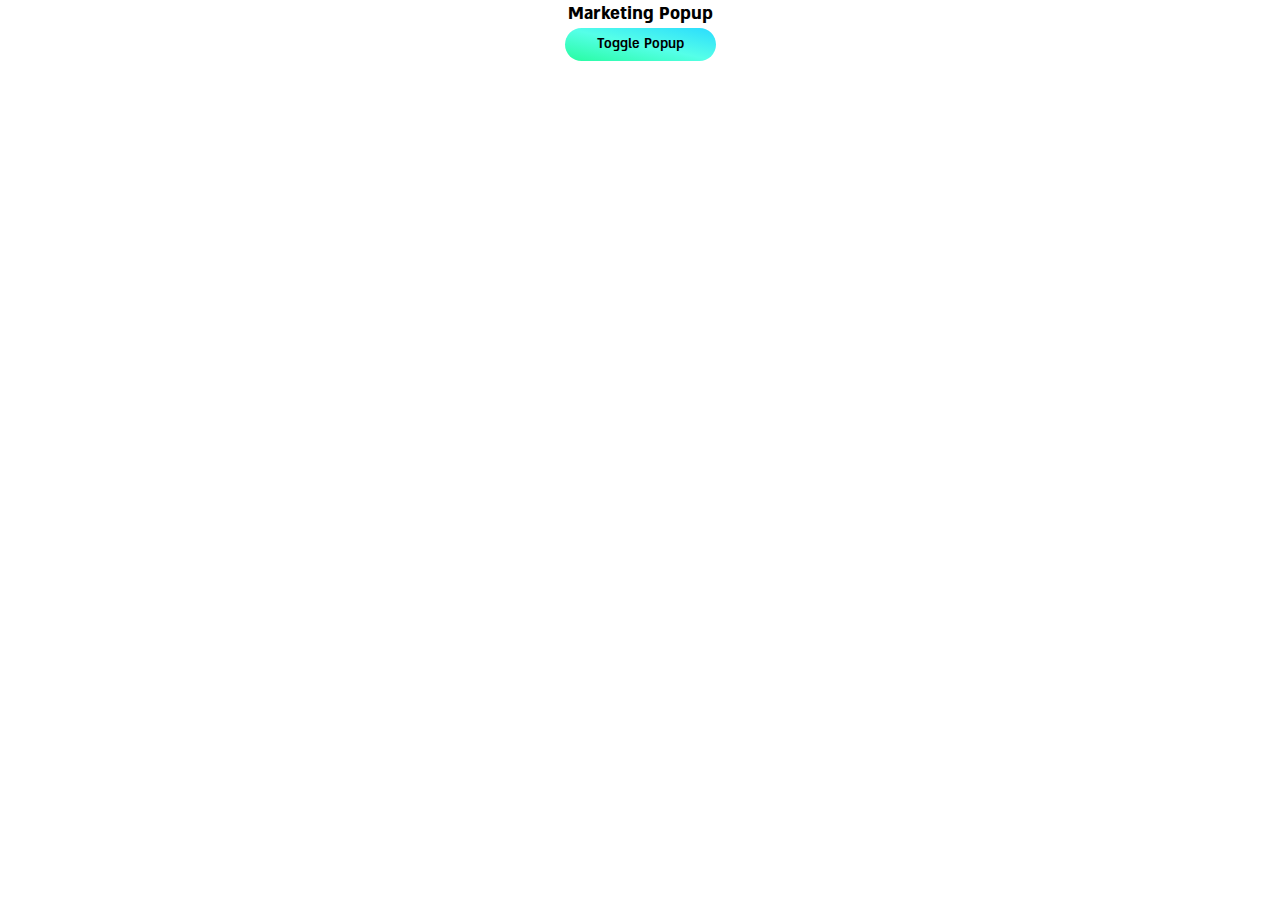
<file: marketing-popup.html>
<!DOCTYPE html>
<html lang="he-IL" dir="rtl">

<head>
  <!-- Meta -->
  <meta charset="UTF-8">
  <meta name="viewport" content="width=device-width, initial-scale=1.0">
  <meta name="description" content="afconev">
  <title>Afconev</title>

  <!-- Style (Vendor) -->
  <link rel="stylesheet" href="css/swiper-bundle.min.css">

  <!-- Style -->
  <link rel="stylesheet" href="css/elevate-framework.css">
  <link rel="stylesheet" href="css/style.css">

  <!-- Favicon -->
  <link rel="icon" href="img/favicon.png">

</head>

<body>

  <div class="text-center">
    <h2 class="f-d-30 f-m-30">Marketing Popup</h2>
  
    <!-- Popup Toggler -->
    <a href="#" class="popup-toggler btn btn-secondary" data-popup="#marketing-popup">
      Toggle Popup
    </a>
  </div>

  <!-- Popup -->
  <div class="popup" id="marketing-popup">
    <!-- Close -->
    <a href="#" class="popup-close f-d-22 f-m-34 medium">
      <img class="lazy" data-src="img/icons/close.svg" alt="afconev-img">
    </a>
    <!-- Content -->
    <div class="popup-content">
      <div class="img">
        <img class="lazy" data-src="img/marketing-popup/img.jpg" alt="afconev-img">
      </div>
      <div class="text">
        <h2 class="f-d-35 f-m-50 medium">עמדה אולטרה מהירה</h2>
        <p class="f-d-20 f-m-32">, גולר מונפרר סוברט לורם שבצק יהול, לכנוץ בעריר גק ליץ, צש בליא
          מנסוטו צמלח לביקו ננבי, צמוקו בלוקריה שיצמה ברורק קולורס
          מונפרד אדנדום סילקוףמרגשי ומרגש עמחליף לורם איפסום דולור
         סיט אמט, קונסקטורר אדיפיסינג אלית. סת יסי נון</p>
         <a href="#" class="btn btn-secondary">
           הזמן עכשיו
         </a>
      </div>
    </div>
  </div>

  <!-- Script (Vendor) -->
  <script src="js/swiper-bundle.min.js"></script>
  <script src="js/gsap.min.js"></script>
  <script src="js/ScrollTrigger.min.js"></script>

  <!-- Script -->
  <script src="js/elevate-framework.js"></script>
  <script src="js/app.js"></script>

  <!-- Lazy Loading -->
  <script src="js/lazyload.min.js"></script>
  <script>
    (function () {
      ll = new LazyLoad({});
    })();
  </script>

</body>

</html>
</file>
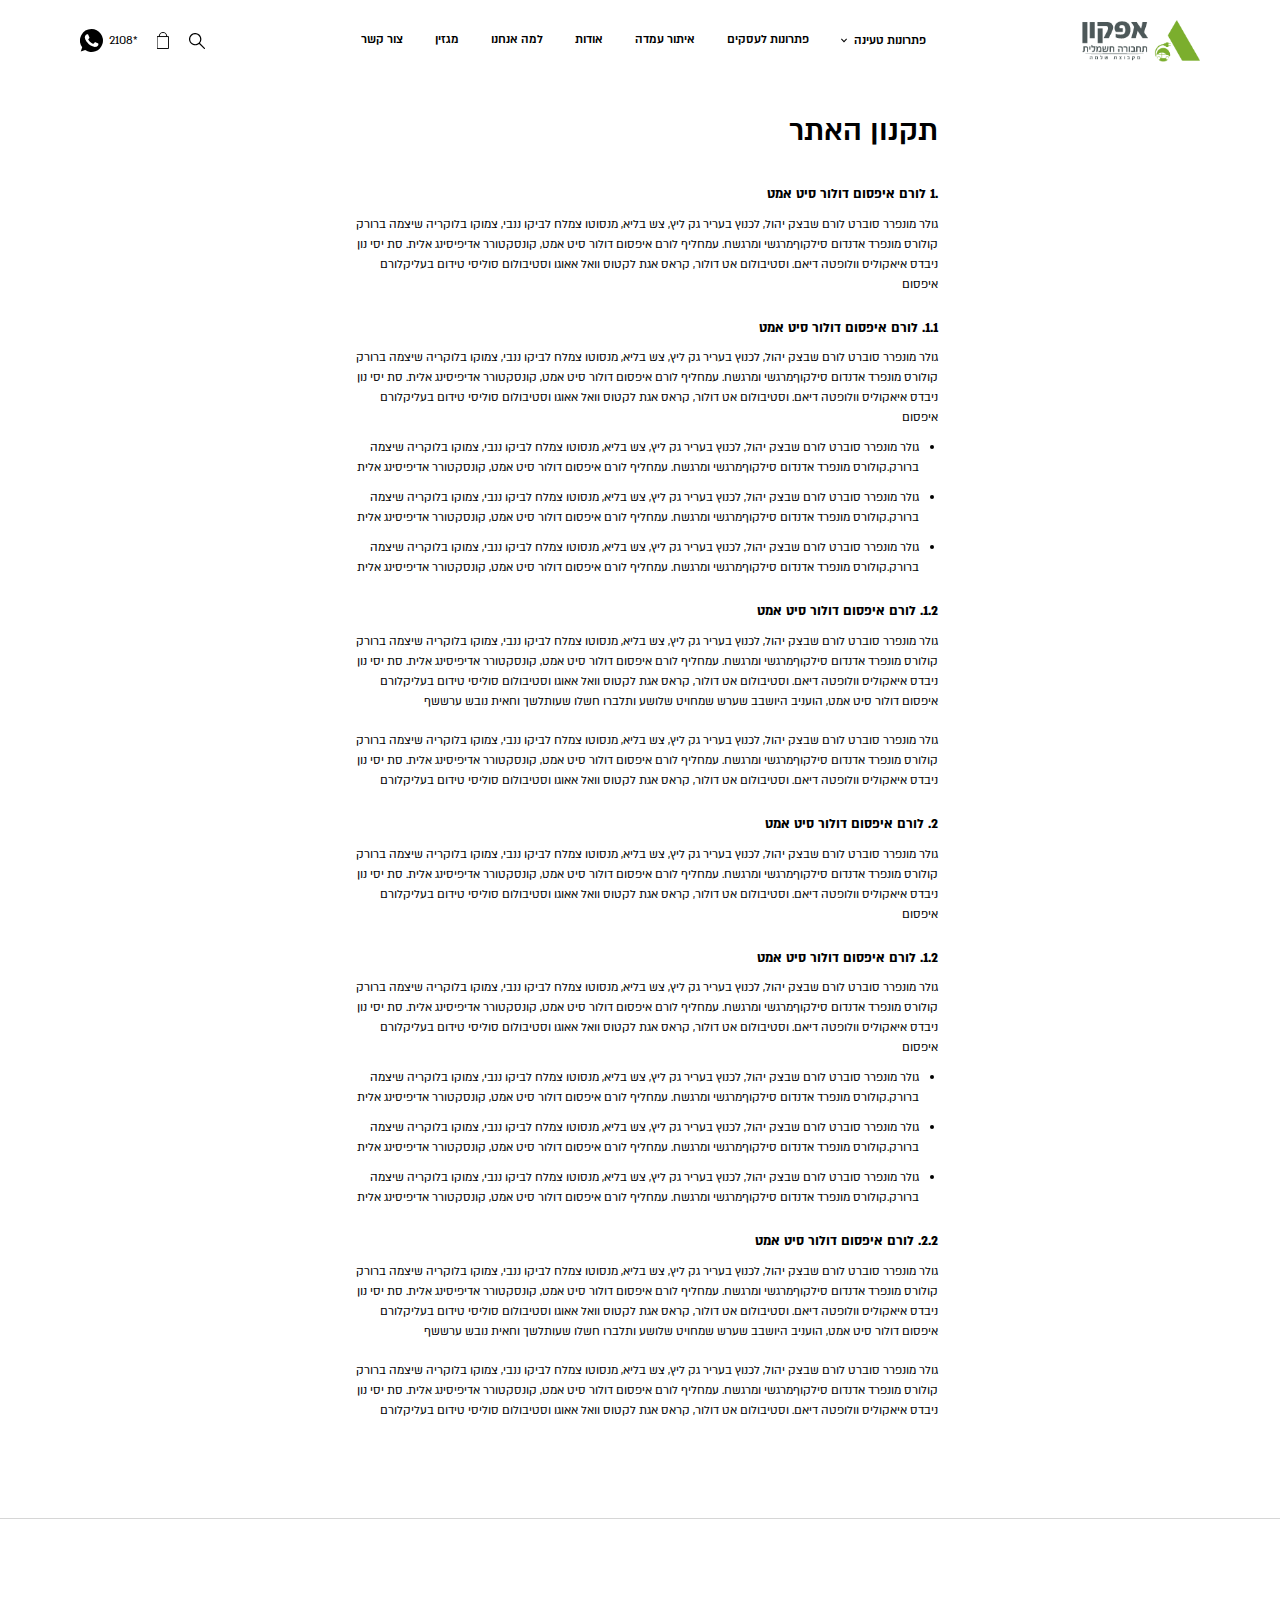
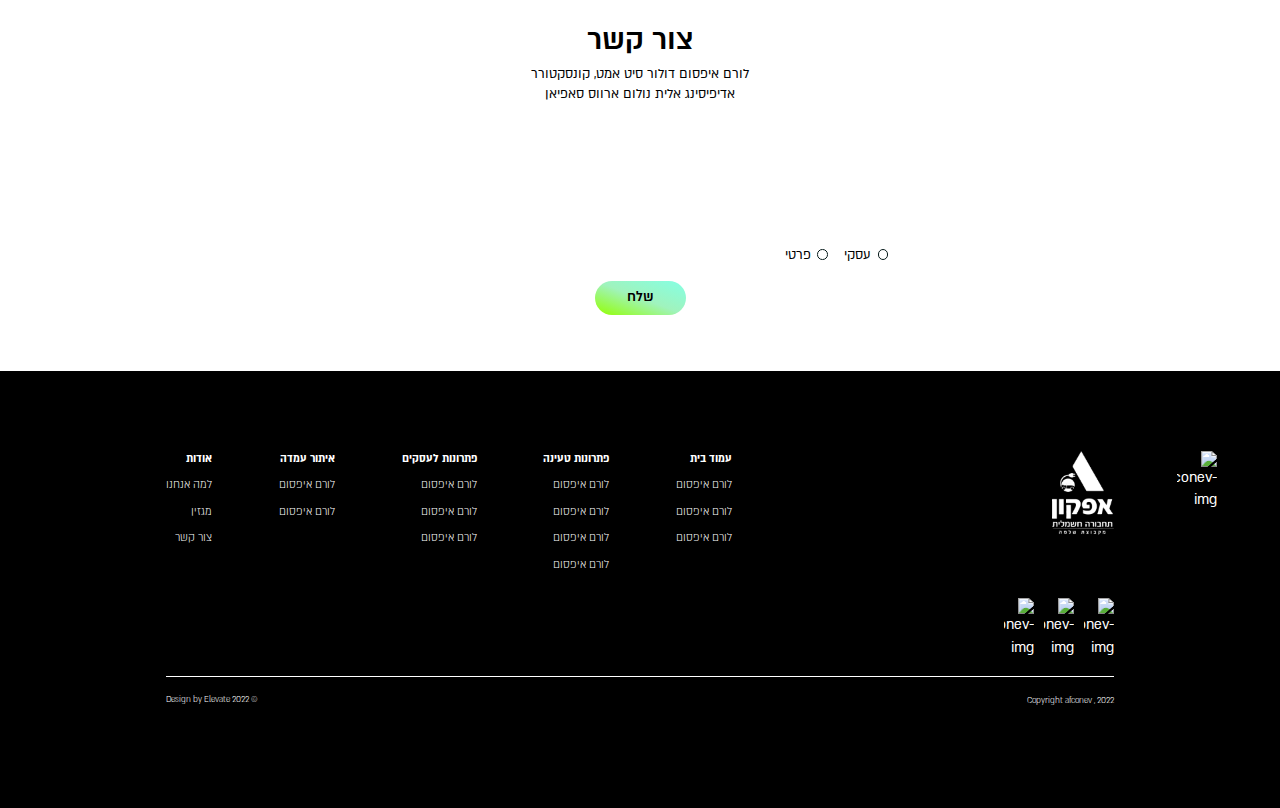
<file: text-page.html>
<!DOCTYPE html>
<html lang="he-IL" dir="rtl">

<head>
  <!-- Meta -->
  <meta charset="UTF-8">
  <meta name="viewport" content="width=device-width, initial-scale=1.0">
  <meta name="description" content="afconev">
  <title>Afconev</title>

  <!-- Style (Vendor) -->
  <link rel="stylesheet" href="css/swiper-bundle.min.css">

  <!-- Style -->
  <link rel="stylesheet" href="css/elevate-framework.css">
  <link rel="stylesheet" href="css/style.css">

  <!-- Favicon -->
  <link rel="icon" href="img/favicon.png">

</head>

<body class="text-page">

  <!-- Header -->
  <div class="header header-always-white">
    <div class="container">
      <!-- Logo -->
      <div class="header-logo">
        <a href="#">
          <img class="lazy icon-white" data-src="img/global/logo-alt-2.png" alt="afconev-img">
          <img class="lazy icon-black" data-src="img/global/logo-alt-col.png" alt="afconev-img">
        </a>
      </div>
      <!-- Links -->
      <div class="header-links">
        <div class="header-search-form d-mobile header-search-icon">
          <a href="#" class="header-search-icon">
            <img src="img/icons/search-black.svg" alt="afconev-img">
          </a>
          <input type="text" class="f-d-20 f-m-32" placeholder="?מה אתה מחפש">
        </div>
        <ul class="f-d-20 f-m-32 medium">
          <!-- Item -->
          <li>
            <!-- Accordion -->
            <div class="accordion">
              <!-- Collapsible -->
              <div class="collapsible">
                <!-- Toggler -->
                <div class="collapse-toggler">
                  <a href="#" class="link link-white">פתרונות טעינה
                    <img class="lazy icon-white" data-src="img/icons/chevron-down-white.svg" alt="afconev-img">
                    <img class="lazy icon-black" data-src="img/icons/chevron-down-black.svg" alt="afconev-img">
                  </a>
                </div>
                <!-- Collapse -->
                <div class="collapse">
                  <div>
                    <div class="icons">
                      <!-- Icon -->
                      <div class="icon">
                        <a href="#">
                          <div class="img">
                            <img src="img/global/menu-icon-1.jpg" alt="afconev-img">
                          </div>
                          <p class="f-d-20 f-m-30">טסלה</p>
                        </a>
                      </div>
                      <!-- Icon -->
                      <div class="icon">
                        <a href="#">
                          <div class="img">
                            <img src="img/global/menu-icon-2.jpg" alt="afconev-img">
                          </div>
                          <p class="f-d-20 f-m-30">התקנה בבית
                            פרטי</p>
                        </a>
                      </div>
                      <!-- Icon -->
                      <div class="icon">
                        <a href="#">
                          <div class="img">
                            <img src="img/global/menu-icon-3.jpg" alt="afconev-img">
                          </div>
                          <p class="f-d-20 f-m-30">התקנה בבניין
                            משותף</p>
                        </a>
                      </div>
                      <!-- Icon -->
                      <div class="icon">
                        <a href="#">
                          <div class="img">
                            <img src="img/global/menu-icon-4.jpg" alt="afconev-img">
                          </div>
                          <p class="f-d-20 f-m-30">מטענים</p>
                        </a>
                      </div>
                      <!-- Icon -->
                      <div class="icon">
                        <a href="#">
                          <div class="img">
                            <img src="img/global/menu-icon-5.jpg" alt="afconev-img">
                          </div>
                          <p class="f-d-20 f-m-30">אביזרים</p>
                        </a>
                      </div>
                    </div>
                    <!-- Card -->
                    <div class="card">
                      <a href="#">
                        <div class="text">
                          <h3 class="f-d-25 f-m-45 medium">פתרונות ללקוחות עסקיים</h3>
                          <a href="#" class="link link-white f-d-20 f-m-30 medium">פרטים נוספים <img
                              src="img/icons/arrow-left-white.svg" alt="afconev-img"></a>
                        </div>
                        <div class="img">
                          <img src="img/global/menu-card-img.jpg" alt="afconev-img">
                        </div>
                      </a>
                    </div>
                  </div>
                </div>
              </div>
            </div>
          </li>
          <!-- Item -->
          <li><a href="#" class="link link-white">פתרונות לעסקים</a></li>
          <!-- Item -->
          <li><a href="#" class="link link-white">איתור עמדה</a></li>
          <!-- Item -->
          <li><a href="#" class="link link-white">אודות</a></li>
          <!-- Item -->
          <li><a href="#" class="link link-white">למה אנחנו</a></li>
          <!-- Item -->
          <li><a href="#" class="link link-white">מגזין</a></li>
          <!-- Item -->
          <li><a href="#" class="link link-white">צור קשר</a></li>
        </ul>
      </div>
      <!-- Action -->
      <div class="header-action">
        <!-- Hamburger -->
        <div class="header-hamburger d-mobile">
          <a href="#">
            <img class="lazy icon-white" data-src="img/icons/hamburger.svg" alt="afconev-img">
            <img class="lazy icon-black" data-src="img/icons/hamburger-black.svg" alt="afconev-img">
          </a>
        </div>
        <!-- Search -->
        <div class="header-search-icon d-desktop">
          <a href="#">
            <img class="lazy icon-white" data-src="img/icons/search.svg" alt="afconev-img">
            <img class="lazy icon-black" data-src="img/icons/search-black.svg" alt="afconev-img">
          </a>
        </div>
        <!-- Cart -->
        <div class="header-cart">
          <a href="#">
            <img class="lazy icon-white" data-src="img/icons/cart.svg" alt="afconev-img">
            <img class="lazy icon-black" data-src="img/icons/cart-black.svg" alt="afconev-img">
          </a>
        </div>
        <!-- Whatsapp -->
        <div class="header-whatsapp">
          <a href="#" class="f-d-20 f-m-30">
            *2108
            <img class="lazy icon-white" data-src="img/icons/wa.svg" alt="afconev-img">
            <img class="lazy icon-black" data-src="img/icons/wa-black.svg" alt="afconev-img">
          </a>
        </div>
      </div>
      <!-- Search -->
      <div class="header-search">
        <!-- Top -->
        <div class="top">
          <!-- Bar -->
          <div class="bar">
            <!-- Close -->
            <div class="close">
              <a href="#"><img class="lazy" data-src="img/icons/close.svg" alt="afconev-img"></a>
            </div>
          </div>
          <!-- Form -->
          <div class="header-search-form">
            <a href="#">
              <img src="img/icons/search-black.svg" alt="afconev-img">
            </a>
            <input type="text" class="f-d-20 f-m-32" placeholder="?מה אתה מחפש">
          </div>
        </div>
        <!-- Bottom -->
        <div class="bottom">
          <h2 class="f-d-25 f-m-40 medium">תוצאות חיפוש</h2>
          <ul>
            <li><a href="#" class="f-d-20 f-m-30">הטענה ביתית טסלה <img class="lazy"
                  data-src="img/icons/chevron-left.svg" alt="afconev-img"></a></li>
            <li><a href="#" class="f-d-20 f-m-30">הטענה ביתית טסלה <img class="lazy"
                  data-src="img/icons/chevron-left.svg" alt="afconev-img"></a></li>
            <li><a href="#" class="f-d-20 f-m-30">הטענה ביתית טסלה <img class="lazy"
                  data-src="img/icons/chevron-left.svg" alt="afconev-img"></a></li>
          </ul>
        </div>
      </div>
    </div>
  </div>

  <!-- Text Page Content -->
  <div class="text-page-content">
    <div class="container">
      <h1 class="f-d-50 f-m-70 medium">תקנון האתר</h1>
      <!-- Group -->
      <div class="group">
        <h2 class="f-d-22 f-m-42"><span class="bold">.1</span> לורם איפסום דולור סיט אמט</h2>
        <p class="f-d-20 f-m-30">גולר מונפרר סוברט לורם שבצק יהול, לכנוץ בעריר גק ליץ, צש בליא, מנסוטו צמלח לביקו ננבי,
          צמוקו בלוקריה שיצמה ברורק
          קולורס מונפרד אדנדום סילקוףמרגשי ומרגשח. עמחליף לורם איפסום דולור סיט אמט, קונסקטורר אדיפיסינג אלית. סת יסי
          נון
          ניבדס איאקוליס וולופטה דיאם. וסטיבולום אט דולור, קראס אגת לקטוס וואל אאוגו וסטיבולום סוליסי טידום בעליקלורם
          איפסום
        </p>
      </div>
      <!-- Group -->
      <div class="group">
        <h2 class="f-d-22 f-m-42"><span class="bold">1.1.</span> לורם איפסום דולור סיט אמט</h2>
        <p class="f-d-20 f-m-30">גולר מונפרר סוברט לורם שבצק יהול, לכנוץ בעריר גק ליץ, צש בליא, מנסוטו צמלח לביקו ננבי,
          צמוקו בלוקריה שיצמה ברורק
          קולורס מונפרד אדנדום סילקוףמרגשי ומרגשח. עמחליף לורם איפסום דולור סיט אמט, קונסקטורר אדיפיסינג אלית. סת יסי
          נון
          ניבדס איאקוליס וולופטה דיאם. וסטיבולום אט דולור, קראס אגת לקטוס וואל אאוגו וסטיבולום סוליסי טידום בעליקלורם
          איפסום
        </p>
        <ul class="f-d-20 f-m-30">
          <li>גולר מונפרר סוברט לורם שבצק יהול, לכנוץ בעריר גק ליץ, צש בליא, מנסוטו צמלח לביקו ננבי, צמוקו בלוקריה שיצמה
            ברורק.קולורס מונפרד אדנדום סילקוףמרגשי ומרגשח. עמחליף לורם איפסום דולור סיט אמט, קונסקטורר אדיפיסינג אלית
          </li>
          <li>גולר מונפרר סוברט לורם שבצק יהול, לכנוץ בעריר גק ליץ, צש בליא, מנסוטו צמלח לביקו ננבי, צמוקו בלוקריה שיצמה
            ברורק.קולורס מונפרד אדנדום סילקוףמרגשי ומרגשח. עמחליף לורם איפסום דולור סיט אמט, קונסקטורר אדיפיסינג אלית
          </li>
          <li>גולר מונפרר סוברט לורם שבצק יהול, לכנוץ בעריר גק ליץ, צש בליא, מנסוטו צמלח לביקו ננבי, צמוקו בלוקריה שיצמה
            ברורק.קולורס מונפרד אדנדום סילקוףמרגשי ומרגשח. עמחליף לורם איפסום דולור סיט אמט, קונסקטורר אדיפיסינג אלית
          </li>
        </ul>
      </div>
      <!-- Group -->
      <div class="group">
        <h2 class="f-d-22 f-m-42"><span class="bold">1.2.</span> לורם איפסום דולור סיט אמט</h2>
        <p class="f-d-20 f-m-30">
          גולר מונפרר סוברט לורם שבצק יהול, לכנוץ בעריר גק ליץ, צש בליא, מנסוטו צמלח לביקו ננבי, צמוקו בלוקריה שיצמה
          ברורק
          קולורס מונפרד אדנדום סילקוףמרגשי ומרגשח. עמחליף לורם איפסום דולור סיט אמט, קונסקטורר אדיפיסינג אלית. סת יסי
          נון
          ניבדס איאקוליס וולופטה דיאם. וסטיבולום אט דולור, קראס אגת לקטוס וואל אאוגו וסטיבולום סוליסי טידום בעליקלורם
          איפסום
          דולור סיט אמט, הועניב היושבב שערש שמחויט שלושע ותלברו חשלו שעותלשך וחאית נובש ערששף
          <br><br>
          גולר מונפרר סוברט לורם שבצק יהול, לכנוץ בעריר גק ליץ, צש בליא, מנסוטו צמלח לביקו ננבי, צמוקו בלוקריה שיצמה
          ברורק
          קולורס מונפרד אדנדום סילקוףמרגשי ומרגשח. עמחליף לורם איפסום דולור סיט אמט, קונסקטורר אדיפיסינג אלית. סת יסי
          נון
          ניבדס איאקוליס וולופטה דיאם. וסטיבולום אט דולור, קראס אגת לקטוס וואל אאוגו וסטיבולום סוליסי טידום בעליקלורם
        </p>
      </div>
      <!-- Group -->
      <div class="group">
        <h2 class="f-d-22 f-m-42"><span class="bold">2.</span> לורם איפסום דולור סיט אמט</h2>
        <p class="f-d-20 f-m-30">
          גולר מונפרר סוברט לורם שבצק יהול, לכנוץ בעריר גק ליץ, צש בליא, מנסוטו צמלח לביקו ננבי, צמוקו בלוקריה שיצמה
          ברורק
          קולורס מונפרד אדנדום סילקוףמרגשי ומרגשח. עמחליף לורם איפסום דולור סיט אמט, קונסקטורר אדיפיסינג אלית. סת יסי
          נון
          ניבדס איאקוליס וולופטה דיאם. וסטיבולום אט דולור, קראס אגת לקטוס וואל אאוגו וסטיבולום סוליסי טידום בעליקלורם
          איפסום
        </p>
      </div>
      <!-- Group -->
      <div class="group">
        <h2 class="f-d-22 f-m-42"><span class="bold">1.2.</span> לורם איפסום דולור סיט אמט</h2>
        <p class="f-d-20 f-m-30">גולר מונפרר סוברט לורם שבצק יהול, לכנוץ בעריר גק ליץ, צש בליא, מנסוטו צמלח לביקו ננבי,
          צמוקו בלוקריה שיצמה ברורק
          קולורס מונפרד אדנדום סילקוףמרגשי ומרגשח. עמחליף לורם איפסום דולור סיט אמט, קונסקטורר אדיפיסינג אלית. סת יסי
          נון
          ניבדס איאקוליס וולופטה דיאם. וסטיבולום אט דולור, קראס אגת לקטוס וואל אאוגו וסטיבולום סוליסי טידום בעליקלורם
          איפסום
        </p>
        <ul class="f-d-20 f-m-30">
          <li>גולר מונפרר סוברט לורם שבצק יהול, לכנוץ בעריר גק ליץ, צש בליא, מנסוטו צמלח לביקו ננבי, צמוקו בלוקריה שיצמה
            ברורק.קולורס מונפרד אדנדום סילקוףמרגשי ומרגשח. עמחליף לורם איפסום דולור סיט אמט, קונסקטורר אדיפיסינג אלית
          </li>
          <li>גולר מונפרר סוברט לורם שבצק יהול, לכנוץ בעריר גק ליץ, צש בליא, מנסוטו צמלח לביקו ננבי, צמוקו בלוקריה שיצמה
            ברורק.קולורס מונפרד אדנדום סילקוףמרגשי ומרגשח. עמחליף לורם איפסום דולור סיט אמט, קונסקטורר אדיפיסינג אלית
          </li>
          <li>גולר מונפרר סוברט לורם שבצק יהול, לכנוץ בעריר גק ליץ, צש בליא, מנסוטו צמלח לביקו ננבי, צמוקו בלוקריה שיצמה
            ברורק.קולורס מונפרד אדנדום סילקוףמרגשי ומרגשח. עמחליף לורם איפסום דולור סיט אמט, קונסקטורר אדיפיסינג אלית
          </li>
        </ul>
      </div>
      <!-- Group -->
      <div class="group">
        <h2 class="f-d-22 f-m-42"><span class="bold">2.2.</span> לורם איפסום דולור סיט אמט</h2>
        <p class="f-d-20 f-m-30">
          גולר מונפרר סוברט לורם שבצק יהול, לכנוץ בעריר גק ליץ, צש בליא, מנסוטו צמלח לביקו ננבי, צמוקו בלוקריה שיצמה
          ברורק
          קולורס מונפרד אדנדום סילקוףמרגשי ומרגשח. עמחליף לורם איפסום דולור סיט אמט, קונסקטורר אדיפיסינג אלית. סת יסי
          נון
          ניבדס איאקוליס וולופטה דיאם. וסטיבולום אט דולור, קראס אגת לקטוס וואל אאוגו וסטיבולום סוליסי טידום בעליקלורם
          איפסום
          דולור סיט אמט, הועניב היושבב שערש שמחויט שלושע ותלברו חשלו שעותלשך וחאית נובש ערששף
          <br><br>
          גולר מונפרר סוברט לורם שבצק יהול, לכנוץ בעריר גק ליץ, צש בליא, מנסוטו צמלח לביקו ננבי, צמוקו בלוקריה שיצמה
          ברורק
          קולורס מונפרד אדנדום סילקוףמרגשי ומרגשח. עמחליף לורם איפסום דולור סיט אמט, קונסקטורר אדיפיסינג אלית. סת יסי
          נון
          ניבדס איאקוליס וולופטה דיאם. וסטיבולום אט דולור, קראס אגת לקטוס וואל אאוגו וסטיבולום סוליסי טידום בעליקלורם
        </p>
      </div>
    </div>
  </div>

  <!-- Contact Form -->
  <div class="contact-form">
    <div class="container">
      <div class="heading">
        <h2 class="f-d-50 f-m-70 medium">צור קשר</h2>
        <p class="f-d-22 f-m-30"> לורם איפסום דולור סיט אמט, קונסקטורר אדיפיסינג אלית נולום ארווס סאפיאן</p>
      </div>
      <form>
        <input type="text" class="input-primary f-d-18 f-m-30" placeholder="שם מלא">
        <input type="text" class="input-primary f-d-18 f-m-30" placeholder="אימייל">
        <input type="text" class="input-primary f-d-18 f-m-30" placeholder="טלפון">
        <select class="select-primary f-d-18 f-m-30">
          <option value="1">נושא הפנייה</option>
          <option value="1">נושא הפנייה</option>
          <option value="1">נושא הפנייה</option>
        </select>
        <input type="text" class="input-primary f-d-18 f-m-30" placeholder="הערות">
      </form>
      <div class="checkboxes">
        <!-- Checkbox -->
        <div class="form-group checkbox">
          <input type="checkbox" id="checkbox-1">
          <label for="checkbox-1" class="f-d-22 f-m-30">
            עסקי
          </label>
        </div>
        <!-- Checkbox -->
        <div class="form-group checkbox">
          <input type="checkbox" id="checkbox-1">
          <label for="checkbox-1" class="f-d-22 f-m-30">
            פרטי
          </label>
        </div>
      </div>
      <div class="contact-form-btn">
        <a href="#" class="btn btn-primary"><span>שלח</span></a>
      </div>
    </div>
  </div>

  <!-- Footer -->
  <div class="footer">
    <div class="container">
      <!-- Top -->
      <div class="footer-top">
        <!-- Logo -->
        <div class="footer-logo">
          <picture>
            <source media="(min-width:1024px)" srcset="img/global/logo.png">
            <img class="lazy" data-src="img/global/logo-alt.png" alt="afconev-img">
          </picture>
        </div>
        <!-- Links -->
        <div class="footer-links">
          <ul class="f-d-18 f-m-30">
            <!-- Item -->
            <li>
              <p><a href="#" class="link link-white bold">עמוד בית</a></p>
              <p><a href="#" class="link link-white light">לורם איפסום</a></p>
              <p><a href="#" class="link link-white light">לורם איפסום</a></p>
              <p><a href="#" class="link link-white light">לורם איפסום</a></p>
            </li>
            <!-- Item -->
            <li>
              <p><a href="#" class="link link-white bold">פתרונות טעינה</a></p>
              <p><a href="#" class="link link-white light">לורם איפסום</a></p>
              <p><a href="#" class="link link-white light">לורם איפסום</a></p>
              <p><a href="#" class="link link-white light">לורם איפסום</a></p>
              <p><a href="#" class="link link-white light">לורם איפסום</a></p>
            </li>
            <!-- Item -->
            <li>
              <p><a href="#" class="link link-white bold">פתרונות לעסקים</a></p>
              <p><a href="#" class="link link-white light">לורם איפסום</a></p>
              <p><a href="#" class="link link-white light">לורם איפסום</a></p>
              <p><a href="#" class="link link-white light">לורם איפסום</a></p>
            </li>
            <!-- Item -->
            <li>
              <p><a href="#" class="link link-white bold">איתור עמדה</a></p>
              <p><a href="#" class="link link-white light">לורם איפסום</a></p>
              <p><a href="#" class="link link-white light">לורם איפסום</a></p>
            </li>
            <!-- Item -->
            <li>
              <p><a href="#" class="link link-white bold">אודות</a></p>
              <p><a href="#" class="link link-white light">למה אנחנו</a></p>
              <p><a href="#" class="link link-white light">מגזין</a></p>
              <p><a href="#" class="link link-white light">צור קשר</a></p>
            </li>
          </ul>
        </div>
        <div class="social">
          <ul>
            <li><a href="#"><img class="lazy" data-src="img/icons/wa-white-circle.svg" alt="afconev-img"></a></li>
            <li><a href="#"><img class="lazy" data-src="img/icons/fb-white-circle.svg" alt="afconev-img"></a></li>
            <li><a href="#"><img class="lazy" data-src="img/icons/tw-white-circle.svg" alt="afconev-img"></a></li>
          </ul>
        </div>
      </div>
      <!-- Bottom -->
      <div class="footer-bottom">
        <p class="f-d-14 f-m-24 light">Copyright afconev , 2022</p>
        <a href="https://portfolio.elevate.co.il/" target="_blank" class="link link-white f-d-14 f-m-24 light">© 2022
          Design by Elevate</a>
      </div>
    </div>
    <a href="#" class="back-to-top"><img class="lazy" data-src="img/icons/arrow-up-circle.png" alt="afconev-img"></a>
  </div>

  <!-- Script (Vendor) -->
  <script src="js/swiper-bundle.min.js"></script>
  <script src="js/gsap.min.js"></script>
  <script src="js/ScrollTrigger.min.js"></script>

  <!-- Script -->
  <script src="js/elevate-framework.js"></script>
  <script src="js/app.js"></script>

  <!-- Lazy Loading -->
  <script src="js/lazyload.min.js"></script>
  <script>
    (function () {
      ll = new LazyLoad({});
    })();
  </script>

</body>

</html>
</file>
<file: css/timeline.css>
[data-theme] {
  background-color: hsl(0, 0%, 100%);
  background-color: var(--color-bg, #fff);
  color: hsl(240, 4%, 20%);
  color: var(--color-contrast-high, #313135)
}

:root {
  --space-unit: 1em;
  --space-xxxxs: calc(0.125*var(--space-unit));
  --space-xxxs: calc(0.25*var(--space-unit));
  --space-xxs: calc(0.375*var(--space-unit));
  --space-xs: calc(0.5*var(--space-unit));
  --space-sm: calc(0.75*var(--space-unit));
  --space-md: calc(1.25*var(--space-unit));
  --space-lg: calc(2*var(--space-unit));
  --space-xl: calc(3.25*var(--space-unit));
  --space-xxl: calc(5.25*var(--space-unit));
  --space-xxxl: calc(8.5*var(--space-unit));
  --space-xxxxl: calc(13.75*var(--space-unit));
  --component-padding: var(--space-md)
}

:root {
  --max-width-xxs: 32rem;
  --max-width-xs: 38rem;
  --max-width-sm: 48rem;
  --max-width-md: 64rem;
  --max-width-lg: 80rem;
  --max-width-xl: 90rem;
  --max-width-xxl: 120rem
}

:root {
  --radius-sm: calc(var(--radius, 0.25em)/2);
  --radius-md: var(--radius, 0.25em);
  --radius-lg: calc(var(--radius, 0.25em)*2);
  --shadow-sm: 0 1px 2px rgba(0, 0, 0, .085), 0 1px 8px rgba(0, 0, 0, .1);
  --shadow-md: 0 1px 8px rgba(0, 0, 0, .1), 0 8px 24px rgba(0, 0, 0, .15);
  --shadow-lg: 0 1px 8px rgba(0, 0, 0, .1), 0 16px 48px rgba(0, 0, 0, .1), 0 24px 60px rgba(0, 0, 0, .1);
  --bounce: cubic-bezier(0.175, 0.885, 0.32, 1.275);
  --ease-in-out: cubic-bezier(0.645, 0.045, 0.355, 1);
  --ease-in: cubic-bezier(0.55, 0.055, 0.675, 0.19);
  --ease-out: cubic-bezier(0.215, 0.61, 0.355, 1)
}

:root {
  --body-line-height: 1.4;
  --heading-line-height: 1.2
}

.text-component {
  --component-body-line-height: calc(var(--body-line-height)*var(--line-height-multiplier, 1));
  --component-heading-line-height: calc(var(--heading-line-height)*var(--line-height-multiplier, 1))
}

.text-component h1,
.text-component h2,
.text-component h3,
.text-component h4 {
  line-height: 1.2;
  line-height: var(--component-heading-line-height, 1.2);
  margin-bottom: 0.25em;
  margin-bottom: calc(var(--space-xxxs)*var(--text-vspace-multiplier, 1))
}

.text-component h2,
.text-component h3,
.text-component h4 {
  margin-top: 0.75em;
  margin-top: calc(var(--space-sm)*var(--text-vspace-multiplier, 1))
}

.text-component p,
.text-component blockquote,
.text-component ul li,
.text-component ol li {
  line-height: 1.4;
  line-height: var(--component-body-line-height)
}

.text-component ul,
.text-component ol,
.text-component p,
.text-component blockquote,
.text-component .text-component__block {
  margin-bottom: 0.75em;
  margin-bottom: calc(var(--space-sm)*var(--text-vspace-multiplier, 1))
}

.text-component ul,
.text-component ol {
  padding-left: 1em
}

.text-component ul {
  list-style-type: disc
}

.text-component ol {
  list-style-type: decimal
}

.text-component img {
  display: block;
  margin: 0 auto
}

.text-component figcaption {
  text-align: center;
  margin-top: 0.5em;
  margin-top: var(--space-xs)
}

.text-component em {
  font-style: italic
}

.text-component hr {
  margin-top: 2em;
  margin-top: calc(var(--space-lg)*var(--text-vspace-multiplier, 1));
  margin-bottom: 2em;
  margin-bottom: calc(var(--space-lg)*var(--text-vspace-multiplier, 1));
  margin-left: auto;
  margin-right: auto
}

.text-component>*:first-child {
  margin-top: 0
}

.text-component>*:last-child {
  margin-bottom: 0
}

.text-component__block--full-width {
  width: 100vw;
  margin-left: calc(50% - 50vw)
}

@media (min-width: 48rem) {

  .text-component__block--left,
  .text-component__block--right {
    width: 45%
  }

  .text-component__block--left img,
  .text-component__block--right img {
    width: 100%
  }

  .text-component__block--left {
    float: left;
    margin-right: 0.75em;
    margin-right: calc(var(--space-sm)*var(--text-vspace-multiplier, 1))
  }

  .text-component__block--right {
    float: right;
    margin-left: 0.75em;
    margin-left: calc(var(--space-sm)*var(--text-vspace-multiplier, 1))
  }
}

@media (min-width: 90rem) {
  .text-component__block--outset {
    width: calc(100% + 10.5em);
    width: calc(100% + 2*var(--space-xxl))
  }

  .text-component__block--outset img {
    width: 100%
  }

  .text-component__block--outset:not(.text-component__block--right) {
    margin-left: -5.25em;
    margin-left: calc(-1*var(--space-xxl))
  }

  .text-component__block--left,
  .text-component__block--right {
    width: 50%
  }

  .text-component__block--right.text-component__block--outset {
    margin-right: -5.25em;
    margin-right: calc(-1*var(--space-xxl))
  }
}

:root {
  --icon-xxs: 12px;
  --icon-xs: 16px;
  --icon-sm: 24px;
  --icon-md: 32px;
  --icon-lg: 48px;
  --icon-xl: 64px;
  --icon-xxl: 128px
}

.icon {
  display: inline-block;
  color: inherit;
  fill: currentColor;
  height: 1em;
  width: 1em;
  line-height: 1;
  -ms-flex-negative: 0;
  flex-shrink: 0
}

.icon--xxs {
  font-size: 12px;
  font-size: var(--icon-xxs)
}

.icon--xs {
  font-size: 16px;
  font-size: var(--icon-xs)
}

.icon--sm {
  font-size: 24px;
  font-size: var(--icon-sm)
}

.icon--md {
  font-size: 32px;
  font-size: var(--icon-md)
}

.icon--lg {
  font-size: 48px;
  font-size: var(--icon-lg)
}

.icon--xl {
  font-size: 64px;
  font-size: var(--icon-xl)
}

.icon--xxl {
  font-size: 128px;
  font-size: var(--icon-xxl)
}

.icon--is-spinning {
  -webkit-animation: icon-spin 1s infinite linear;
  animation: icon-spin 1s infinite linear
}

@-webkit-keyframes icon-spin {
  0% {
    -webkit-transform: rotate(0deg);
    transform: rotate(0deg)
  }

  100% {
    -webkit-transform: rotate(360deg);
    transform: rotate(360deg)
  }
}

@keyframes icon-spin {
  0% {
    -webkit-transform: rotate(0deg);
    transform: rotate(0deg)
  }

  100% {
    -webkit-transform: rotate(360deg);
    transform: rotate(360deg)
  }
}

.icon use {
  color: inherit;
  fill: currentColor
}

.is-visible {
  display: block !important;
  display: var(--display) !important
}

.is-hidden {
  display: none !important
}

.sr-only {
  position: absolute;
  clip: rect(1px, 1px, 1px, 1px);
  -webkit-clip-path: inset(50%);
  clip-path: inset(50%);
  width: 1px;
  height: 1px;
  overflow: hidden;
  padding: 0;
  border: 0;
  white-space: nowrap
}

.flex {
  display: -ms-flexbox;
  display: flex
}

.inline-flex {
  display: -ms-inline-flexbox;
  display: inline-flex
}

.flex-wrap {
  -ms-flex-wrap: wrap;
  flex-wrap: wrap
}

.flex-column {
  -ms-flex-direction: column;
  flex-direction: column
}

.flex-row {
  -ms-flex-direction: row;
  flex-direction: row
}

.flex-center {
  -ms-flex-pack: center;
  justify-content: center;
  -ms-flex-align: center;
  align-items: center
}

.justify-start {
  -ms-flex-pack: start;
  justify-content: flex-start
}

.justify-end {
  -ms-flex-pack: end;
  justify-content: flex-end
}

.justify-center {
  -ms-flex-pack: center;
  justify-content: center
}

.justify-between {
  -ms-flex-pack: justify;
  justify-content: space-between
}

.items-center {
  -ms-flex-align: center;
  align-items: center
}

.items-start {
  -ms-flex-align: start;
  align-items: flex-start
}

.items-end {
  -ms-flex-align: end;
  align-items: flex-end
}

@media (min-width: 32rem) {
  .flex-wrap\@xs {
    -ms-flex-wrap: wrap;
    flex-wrap: wrap
  }

  .flex-column\@xs {
    -ms-flex-direction: column;
    flex-direction: column
  }

  .flex-row\@xs {
    -ms-flex-direction: row;
    flex-direction: row
  }

  .flex-center\@xs {
    -ms-flex-pack: center;
    justify-content: center;
    -ms-flex-align: center;
    align-items: center
  }

  .justify-start\@xs {
    -ms-flex-pack: start;
    justify-content: flex-start
  }

  .justify-end\@xs {
    -ms-flex-pack: end;
    justify-content: flex-end
  }

  .justify-center\@xs {
    -ms-flex-pack: center;
    justify-content: center
  }

  .justify-between\@xs {
    -ms-flex-pack: justify;
    justify-content: space-between
  }

  .items-center\@xs {
    -ms-flex-align: center;
    align-items: center
  }

  .items-start\@xs {
    -ms-flex-align: start;
    align-items: flex-start
  }

  .items-end\@xs {
    -ms-flex-align: end;
    align-items: flex-end
  }
}

@media (min-width: 48rem) {
  .flex-wrap\@sm {
    -ms-flex-wrap: wrap;
    flex-wrap: wrap
  }

  .flex-column\@sm {
    -ms-flex-direction: column;
    flex-direction: column
  }

  .flex-row\@sm {
    -ms-flex-direction: row;
    flex-direction: row
  }

  .flex-center\@sm {
    -ms-flex-pack: center;
    justify-content: center;
    -ms-flex-align: center;
    align-items: center
  }

  .justify-start\@sm {
    -ms-flex-pack: start;
    justify-content: flex-start
  }

  .justify-end\@sm {
    -ms-flex-pack: end;
    justify-content: flex-end
  }

  .justify-center\@sm {
    -ms-flex-pack: center;
    justify-content: center
  }

  .justify-between\@sm {
    -ms-flex-pack: justify;
    justify-content: space-between
  }

  .items-center\@sm {
    -ms-flex-align: center;
    align-items: center
  }

  .items-start\@sm {
    -ms-flex-align: start;
    align-items: flex-start
  }

  .items-end\@sm {
    -ms-flex-align: end;
    align-items: flex-end
  }
}

@media (min-width: 64rem) {
  .flex-wrap\@md {
    -ms-flex-wrap: wrap;
    flex-wrap: wrap
  }

  .flex-column\@md {
    -ms-flex-direction: column;
    flex-direction: column
  }

  .flex-row\@md {
    -ms-flex-direction: row;
    flex-direction: row
  }

  .flex-center\@md {
    -ms-flex-pack: center;
    justify-content: center;
    -ms-flex-align: center;
    align-items: center
  }

  .justify-start\@md {
    -ms-flex-pack: start;
    justify-content: flex-start
  }

  .justify-end\@md {
    -ms-flex-pack: end;
    justify-content: flex-end
  }

  .justify-center\@md {
    -ms-flex-pack: center;
    justify-content: center
  }

  .justify-between\@md {
    -ms-flex-pack: justify;
    justify-content: space-between
  }

  .items-center\@md {
    -ms-flex-align: center;
    align-items: center
  }

  .items-start\@md {
    -ms-flex-align: start;
    align-items: flex-start
  }

  .items-end\@md {
    -ms-flex-align: end;
    align-items: flex-end
  }
}

@media (min-width: 80rem) {
  .flex-wrap\@lg {
    -ms-flex-wrap: wrap;
    flex-wrap: wrap
  }

  .flex-column\@lg {
    -ms-flex-direction: column;
    flex-direction: column
  }

  .flex-row\@lg {
    -ms-flex-direction: row;
    flex-direction: row
  }

  .flex-center\@lg {
    -ms-flex-pack: center;
    justify-content: center;
    -ms-flex-align: center;
    align-items: center
  }

  .justify-start\@lg {
    -ms-flex-pack: start;
    justify-content: flex-start
  }

  .justify-end\@lg {
    -ms-flex-pack: end;
    justify-content: flex-end
  }

  .justify-center\@lg {
    -ms-flex-pack: center;
    justify-content: center
  }

  .justify-between\@lg {
    -ms-flex-pack: justify;
    justify-content: space-between
  }

  .items-center\@lg {
    -ms-flex-align: center;
    align-items: center
  }

  .items-start\@lg {
    -ms-flex-align: start;
    align-items: flex-start
  }

  .items-end\@lg {
    -ms-flex-align: end;
    align-items: flex-end
  }
}

@media (min-width: 90rem) {
  .flex-wrap\@xl {
    -ms-flex-wrap: wrap;
    flex-wrap: wrap
  }

  .flex-column\@xl {
    -ms-flex-direction: column;
    flex-direction: column
  }

  .flex-row\@xl {
    -ms-flex-direction: row;
    flex-direction: row
  }

  .flex-center\@xl {
    -ms-flex-pack: center;
    justify-content: center;
    -ms-flex-align: center;
    align-items: center
  }

  .justify-start\@xl {
    -ms-flex-pack: start;
    justify-content: flex-start
  }

  .justify-end\@xl {
    -ms-flex-pack: end;
    justify-content: flex-end
  }

  .justify-center\@xl {
    -ms-flex-pack: center;
    justify-content: center
  }

  .justify-between\@xl {
    -ms-flex-pack: justify;
    justify-content: space-between
  }

  .items-center\@xl {
    -ms-flex-align: center;
    align-items: center
  }

  .items-start\@xl {
    -ms-flex-align: start;
    align-items: flex-start
  }

  .items-end\@xl {
    -ms-flex-align: end;
    align-items: flex-end
  }
}

.color-inherit {
  color: inherit
}

.color-contrast-medium {
  color: hsl(240, 1%, 48%);
  color: var(--color-contrast-medium, #79797c)
}

.color-contrast-high {
  color: hsl(240, 4%, 20%);
  color: var(--color-contrast-high, #313135)
}

.color-contrast-higher {
  color: hsl(240, 8%, 12%);
  color: var(--color-contrast-higher, #1c1c21)
}

.color-primary {
  color: hsl(220, 90%, 56%);
  color: var(--color-primary, #2a6df4)
}

.color-accent {
  color: hsl(355, 90%, 61%);
  color: var(--color-accent, #f54251)
}

.color-success {
  color: hsl(94, 48%, 56%);
  color: var(--color-success, #88c559)
}

.color-warning {
  color: hsl(46, 100%, 61%);
  color: var(--color-warning, #ffd138)
}

.color-error {
  color: hsl(355, 90%, 61%);
  color: var(--color-error, #f54251)
}

.width-100\% {
  width: 100%
}

.height-100\% {
  height: 100%
}

.media-wrapper {
  position: relative;
  height: 0;
  padding-bottom: 56.25%
}

.media-wrapper iframe,
.media-wrapper video,
.media-wrapper img {
  position: absolute;
  top: 0;
  left: 0;
  width: 100%;
  height: 100%
}

.media-wrapper video,
.media-wrapper img {
  -o-object-fit: cover;
  object-fit: cover
}

.media-wrapper--4\:3 {
  padding-bottom: 75%
}

:root,
[data-theme="default"] {
  --color-primary-darker: hsl(220, 90%, 36%);
  --color-primary-darker-h: 220;
  --color-primary-darker-s: 90%;
  --color-primary-darker-l: 36%;
  --color-primary-dark: hsl(220, 90%, 46%);
  --color-primary-dark-h: 220;
  --color-primary-dark-s: 90%;
  --color-primary-dark-l: 46%;
  --color-primary: hsl(220, 90%, 56%);
  --color-primary-h: 220;
  --color-primary-s: 90%;
  --color-primary-l: 56%;
  --color-primary-light: hsl(220, 90%, 66%);
  --color-primary-light-h: 220;
  --color-primary-light-s: 90%;
  --color-primary-light-l: 66%;
  --color-primary-lighter: hsl(220, 90%, 76%);
  --color-primary-lighter-h: 220;
  --color-primary-lighter-s: 90%;
  --color-primary-lighter-l: 76%;
  --color-accent-darker: hsl(355, 90%, 41%);
  --color-accent-darker-h: 355;
  --color-accent-darker-s: 90%;
  --color-accent-darker-l: 41%;
  --color-accent-dark: hsl(355, 90%, 51%);
  --color-accent-dark-h: 355;
  --color-accent-dark-s: 90%;
  --color-accent-dark-l: 51%;
  --color-accent: hsl(355, 90%, 61%);
  --color-accent-h: 355;
  --color-accent-s: 90%;
  --color-accent-l: 61%;
  --color-accent-light: hsl(355, 90%, 71%);
  --color-accent-light-h: 355;
  --color-accent-light-s: 90%;
  --color-accent-light-l: 71%;
  --color-accent-lighter: hsl(355, 90%, 81%);
  --color-accent-lighter-h: 355;
  --color-accent-lighter-s: 90%;
  --color-accent-lighter-l: 81%;
  --color-black: hsl(240, 8%, 12%);
  --color-black-h: 240;
  --color-black-s: 8%;
  --color-black-l: 12%;
  --color-white: hsl(0, 0%, 100%);
  --color-white-h: 0;
  --color-white-s: 0%;
  --color-white-l: 100%;
  --color-success-darker: hsl(94, 48%, 36%);
  --color-success-darker-h: 94;
  --color-success-darker-s: 48%;
  --color-success-darker-l: 36%;
  --color-success-dark: hsl(94, 48%, 46%);
  --color-success-dark-h: 94;
  --color-success-dark-s: 48%;
  --color-success-dark-l: 46%;
  --color-success: hsl(94, 48%, 56%);
  --color-success-h: 94;
  --color-success-s: 48%;
  --color-success-l: 56%;
  --color-success-light: hsl(94, 48%, 66%);
  --color-success-light-h: 94;
  --color-success-light-s: 48%;
  --color-success-light-l: 66%;
  --color-success-lighter: hsl(94, 48%, 76%);
  --color-success-lighter-h: 94;
  --color-success-lighter-s: 48%;
  --color-success-lighter-l: 76%;
  --color-error-darker: hsl(355, 90%, 41%);
  --color-error-darker-h: 355;
  --color-error-darker-s: 90%;
  --color-error-darker-l: 41%;
  --color-error-dark: hsl(355, 90%, 51%);
  --color-error-dark-h: 355;
  --color-error-dark-s: 90%;
  --color-error-dark-l: 51%;
  --color-error: hsl(355, 90%, 61%);
  --color-error-h: 355;
  --color-error-s: 90%;
  --color-error-l: 61%;
  --color-error-light: hsl(355, 90%, 71%);
  --color-error-light-h: 355;
  --color-error-light-s: 90%;
  --color-error-light-l: 71%;
  --color-error-lighter: hsl(355, 90%, 81%);
  --color-error-lighter-h: 355;
  --color-error-lighter-s: 90%;
  --color-error-lighter-l: 81%;
  --color-warning-darker: hsl(46, 100%, 41%);
  --color-warning-darker-h: 46;
  --color-warning-darker-s: 100%;
  --color-warning-darker-l: 41%;
  --color-warning-dark: hsl(46, 100%, 51%);
  --color-warning-dark-h: 46;
  --color-warning-dark-s: 100%;
  --color-warning-dark-l: 51%;
  --color-warning: hsl(46, 100%, 61%);
  --color-warning-h: 46;
  --color-warning-s: 100%;
  --color-warning-l: 61%;
  --color-warning-light: hsl(46, 100%, 71%);
  --color-warning-light-h: 46;
  --color-warning-light-s: 100%;
  --color-warning-light-l: 71%;
  --color-warning-lighter: hsl(46, 100%, 81%);
  --color-warning-lighter-h: 46;
  --color-warning-lighter-s: 100%;
  --color-warning-lighter-l: 81%;
  --color-bg: hsl(0, 0%, 100%);
  --color-bg-h: 0;
  --color-bg-s: 0%;
  --color-bg-l: 100%;
  --color-contrast-lower: hsl(0, 0%, 95%);
  --color-contrast-lower-h: 0;
  --color-contrast-lower-s: 0%;
  --color-contrast-lower-l: 95%;
  --color-contrast-low: hsl(240, 1%, 83%);
  --color-contrast-low-h: 240;
  --color-contrast-low-s: 1%;
  --color-contrast-low-l: 83%;
  --color-contrast-medium: hsl(240, 1%, 48%);
  --color-contrast-medium-h: 240;
  --color-contrast-medium-s: 1%;
  --color-contrast-medium-l: 48%;
  --color-contrast-high: hsl(240, 4%, 20%);
  --color-contrast-high-h: 240;
  --color-contrast-high-s: 4%;
  --color-contrast-high-l: 20%;
  --color-contrast-higher: hsl(240, 8%, 12%);
  --color-contrast-higher-h: 240;
  --color-contrast-higher-s: 8%;
  --color-contrast-higher-l: 12%
}

@supports (--css: variables) {
  @media (min-width: 64rem) {
    :root {
      --space-unit: 1.25em
    }
  }
}

:root {
  --radius: 0.25em
}

:root {
  --text-base-size: 1em;
  --text-scale-ratio: 1.2;
  --text-xs: calc(1em/var(--text-scale-ratio)/var(--text-scale-ratio));
  --text-sm: calc(var(--text-xs)*var(--text-scale-ratio));
  --text-md: calc(var(--text-sm)*var(--text-scale-ratio)*var(--text-scale-ratio));
  --text-lg: calc(var(--text-md)*var(--text-scale-ratio));
  --text-xl: calc(var(--text-lg)*var(--text-scale-ratio));
  --text-xxl: calc(var(--text-xl)*var(--text-scale-ratio));
  --text-xxxl: calc(var(--text-xxl)*var(--text-scale-ratio));
  --body-line-height: 1.4;
  --heading-line-height: 1.2;
  --font-primary-capital-letter: 1
}

@supports (--css: variables) {
  @media (min-width: 64rem) {
    :root {
      --text-base-size: 1.25em;
      --text-scale-ratio: 1.25
    }
  }
}

mark {
  background-color: hsla(355, 90%, 61%, 0.2);
  background-color: hsla(var(--color-accent-h), var(--color-accent-s), var(--color-accent-l), 0.2);
  color: inherit
}

.text-component {
  --line-height-multiplier: 1;
  --text-vspace-multiplier: 1
}

.text-component blockquote {
  padding-left: 1em;
  border-left: 4px solid hsl(240, 1%, 83%);
  border-left: 4px solid var(--color-contrast-low)
}

.text-component hr {
  background: hsl(240, 1%, 83%);
  background: var(--color-contrast-low);
  height: 1px
}

.text-component figcaption {
  font-size: 0.83333em;
  font-size: var(--text-sm);
  color: hsl(240, 1%, 48%);
  color: var(--color-contrast-medium)
}

.article.text-component {
  --line-height-multiplier: 1.13;
  --text-vspace-multiplier: 1.2
}

:root {
  --cd-color-1: hsl(206, 21%, 24%);
  --cd-color-1-h: 206;
  --cd-color-1-s: 21%;
  --cd-color-1-l: 24%;
  --cd-color-2: hsl(205, 38%, 89%);
  --cd-color-2-h: 205;
  --cd-color-2-s: 38%;
  --cd-color-2-l: 89%;
  --cd-color-3: hsl(207, 10%, 55%);
  --cd-color-3-h: 207;
  --cd-color-3-s: 10%;
  --cd-color-3-l: 55%;
  --cd-color-4: hsl(111, 51%, 60%);
  --cd-color-4-h: 111;
  --cd-color-4-s: 51%;
  --cd-color-4-l: 60%;
  --cd-color-5: hsl(356, 53%, 49%);
  --cd-color-5-h: 356;
  --cd-color-5-s: 53%;
  --cd-color-5-l: 49%;
  --cd-color-6: hsl(47, 85%, 61%);
  --cd-color-6-h: 47;
  --cd-color-6-s: 85%;
  --cd-color-6-l: 61%;
  --cd-header-height: 200px;
}

@supports (--css: variables) {
  @media (min-width: 64rem) {
    :root {
      --cd-header-height: 300px
    }
  }
}

.cd-main-header {
  height: 200px;
  height: var(--cd-header-height);
  background: hsl(206, 21%, 24%);
  background: var(--cd-color-1);
  color: hsl(0, 0%, 100%);
  color: var(--color-white);
  -webkit-font-smoothing: antialiased;
  -moz-osx-font-smoothing: grayscale
}

.cd-main-header h1 {
  color: inherit
}

.cd-timeline {
  overflow: hidden;
  padding: 2em 0;
  padding: var(--space-lg) 0;
  color: hsl(207, 10%, 55%);
  color: var(--cd-color-3);
  background-color: hsl(205, 38%, 93.45%);
  background-color: hsl(var(--cd-color-2-h), var(--cd-color-2-s), calc(var(--cd-color-2-l)*1.05));
}

.cd-timeline h2 {
  font-weight: 700
}

.cd-timeline__container {
  position: relative;
  padding: 1.25em 0;
  padding: var(--space-md) 0
}

.cd-timeline__container::before {
  content: '';
  position: absolute;
  top: 0;
  left: 18px;
  height: 100%;
  width: 4px;
  background: hsl(205, 38%, 89%);
  background: var(--cd-color-2)
}

@media (min-width: 64rem) {
  .cd-timeline__container::before {
    left: 50%;
    -webkit-transform: translateX(-50%);
    -ms-transform: translateX(-50%);
    transform: translateX(-50%)
  }
}

.cd-timeline__block {
  display: -ms-flexbox;
  display: flex;
  position: relative;
  z-index: 1;
  margin-bottom: 2em;
  margin-bottom: var(--space-lg)
}

.cd-timeline__block:last-child {
  margin-bottom: 0
}

@media (min-width: 64rem) {
  .cd-timeline__block:nth-child(even) {
    -ms-flex-direction: row-reverse;
    flex-direction: row-reverse
  }
}

.cd-timeline__img {
  display: -ms-flexbox;
  display: flex;
  -ms-flex-pack: center;
  justify-content: center;
  -ms-flex-align: center;
  align-items: center;
  -ms-flex-negative: 0;
  flex-shrink: 0;
  width: 40px;
  height: 40px;
  border-radius: 50%;
  box-shadow: 0 0 0 4px hsl(0, 0%, 100%), inset 0 2px 0 rgba(0, 0, 0, 0.08), 0 3px 0 4px rgba(0, 0, 0, 0.05);
  box-shadow: 0 0 0 4px var(--color-white), inset 0 2px 0 rgba(0, 0, 0, 0.08), 0 3px 0 4px rgba(0, 0, 0, 0.05)
}

.cd-timeline__img img {
  width: 24px;
  height: 24px
}

@media (min-width: 64rem) {
  .cd-timeline__img {
    width: 60px;
    height: 60px;
    -ms-flex-order: 1;
    order: 1;
    margin-left: calc(5% - 30px);
    will-change: transform
  }

  .cd-timeline__block:nth-child(even) .cd-timeline__img {
    margin-right: calc(5% - 30px)
  }
}

.cd-timeline__img--picture {
  background-color: hsl(111, 51%, 60%);
  background-color: var(--cd-color-4)
}

.cd-timeline__img--movie {
  background-color: hsl(356, 53%, 49%);
  background-color: var(--cd-color-5)
}

.cd-timeline__img--location {
  background-color: hsl(47, 85%, 61%);
  background-color: var(--cd-color-6)
}

.cd-timeline__content {
  -ms-flex-positive: 1;
  flex-grow: 1;
  position: relative;
  margin-left: 1.25em;
  margin-left: var(--space-md);
  background: hsl(0, 0%, 100%);
  background: var(--color-white);
  border-radius: 0.25em;
  border-radius: var(--radius-md);
  padding: 1.25em;
  padding: var(--space-md);
  box-shadow: 0 3px 0 hsl(205, 38%, 89%);
  box-shadow: 0 3px 0 var(--cd-color-2)
}

.cd-timeline__content::before {
  content: '';
  position: absolute;
  top: 16px;
  right: 100%;
  width: 0;
  height: 0;
  border: 7px solid transparent;
  border-right-color: hsl(0, 0%, 100%);
  border-right-color: var(--color-white)
}

.cd-timeline__content h2 {
  color: hsl(206, 21%, 24%);
  color: var(--cd-color-1)
}

@media (min-width: 64rem) {
  .cd-timeline__content {
    width: 45%;
    -ms-flex-positive: 0;
    flex-grow: 0;
    will-change: transform;
    margin: 0;
    font-size: 0.8em;
    --line-height-multiplier: 1.2
  }

  .cd-timeline__content::before {
    top: 24px
  }

  .cd-timeline__block:nth-child(odd) .cd-timeline__content::before {
    right: auto;
    left: 100%;
    width: 0;
    height: 0;
    border: 7px solid transparent;
    border-left-color: hsl(0, 0%, 100%);
    border-left-color: var(--color-white)
  }
}

.cd-timeline__date {
  color: hsla(207, 10%, 55%, 0.7);
  color: hsla(var(--cd-color-3-h), var(--cd-color-3-s), var(--cd-color-3-l), 0.7)
}

@media (min-width: 64rem) {
  .cd-timeline__date {
    position: absolute;
    width: 100%;
    left: 120%;
    top: 20px
  }

  .cd-timeline__block:nth-child(even) .cd-timeline__date {
    left: auto;
    right: 120%;
    text-align: right
  }
}

@media (min-width: 64rem) {

  .cd-timeline__img--hidden,
  .cd-timeline__content--hidden {
    visibility: hidden
  }

  .cd-timeline__img--bounce-in {
    -webkit-animation: cd-bounce-1 0.6s;
    animation: cd-bounce-1 0.6s
  }

  .cd-timeline__content--bounce-in {
    -webkit-animation: cd-bounce-2 0.6s;
    animation: cd-bounce-2 0.6s
  }

  .cd-timeline__block:nth-child(even) .cd-timeline__content--bounce-in {
    -webkit-animation-name: cd-bounce-2-inverse;
    animation-name: cd-bounce-2-inverse
  }
}

@-webkit-keyframes cd-bounce-1 {
  0% {
    opacity: 0;
    -webkit-transform: scale(0.5);
    transform: scale(0.5)
  }

  60% {
    opacity: 1;
    -webkit-transform: scale(1.2);
    transform: scale(1.2)
  }

  100% {
    -webkit-transform: scale(1);
    transform: scale(1)
  }
}

@keyframes cd-bounce-1 {
  0% {
    opacity: 0;
    -webkit-transform: scale(0.5);
    transform: scale(0.5)
  }

  60% {
    opacity: 1;
    -webkit-transform: scale(1.2);
    transform: scale(1.2)
  }

  100% {
    -webkit-transform: scale(1);
    transform: scale(1)
  }
}

@-webkit-keyframes cd-bounce-2 {
  0% {
    opacity: 0;
    -webkit-transform: translateX(-100px);
    transform: translateX(-100px)
  }

  60% {
    opacity: 1;
    -webkit-transform: translateX(20px);
    transform: translateX(20px)
  }

  100% {
    -webkit-transform: translateX(0);
    transform: translateX(0)
  }
}

@keyframes cd-bounce-2 {
  0% {
    opacity: 0;
    -webkit-transform: translateX(-100px);
    transform: translateX(-100px)
  }

  60% {
    opacity: 1;
    -webkit-transform: translateX(20px);
    transform: translateX(20px)
  }

  100% {
    -webkit-transform: translateX(0);
    transform: translateX(0)
  }
}

@-webkit-keyframes cd-bounce-2-inverse {
  0% {
    opacity: 0;
    -webkit-transform: translateX(100px);
    transform: translateX(100px)
  }

  60% {
    opacity: 1;
    -webkit-transform: translateX(-20px);
    transform: translateX(-20px)
  }

  100% {
    -webkit-transform: translateX(0);
    transform: translateX(0)
  }
}

@keyframes cd-bounce-2-inverse {
  0% {
    opacity: 0;
    -webkit-transform: translateX(100px);
    transform: translateX(100px)
  }

  60% {
    opacity: 1;
    -webkit-transform: translateX(-20px);
    transform: translateX(-20px)
  }

  100% {
    -webkit-transform: translateX(0);
    transform: translateX(0)
  }
}
</file>
<file: css/elevate-framework.css>
/* #Global
================================================== */
body {
  font-weight: 400;
  line-height: 1.4;
  letter-spacing: 0;
  max-width: 100%;
}

body.no-scroll {
  overflow: hidden;
}

*,
*::after,
*::before {
  margin: 0;
  padding: 0;
  box-sizing: border-box;
}

*:focus {
  outline: none;
  box-shadow: none;
}

h1,
h2,
h3,
h4,
h5,
h6,
p {
  padding: 0;
  margin: 0;
}

figure {
  margin: 0;
  padding: 0;
}

img,
video,
picture {
  max-width: 100%;
  display: block;
}

ul {
  list-style: none;
}

a {
  text-decoration: none;
  color: inherit;
}

button {
  cursor: pointer;
}

input,
textarea,
button {
  font-family: inherit;
}

/* #Utilities
================================================== */
.container {
  margin: 0 auto;
}

.d-desktop {
  display: block;
}

.d-mobile {
  display: none;
}

.d-block {
  display: block;
}

.m-0 {
  margin: 0!important;
}

.my-0 {
  margin-top: 0!important;
  margin-bottom: 0!important;
}

.mr-auto {
  margin-right: auto!important;
}

.p-0 {
  padding: 0!important;
}

@media (max-width: 1023.98px) {
  .d-desktop {
    display: none;
  }

  .d-mobile {
    display: block;
  }

  .d-none-mobile {
    display: none !important;
  }
}

/* #Typography
================================================== */
/* Font Desktop (f-d) */
/* Fonts made from 1920px desktop design */

.f-d-14 {font-size: 0.73vw !important; /* 14px */ }
.f-d-16 {font-size: 0.83vw !important; /* 16px */ }
.f-d-17 {font-size: 0.88vw !important; /* 17px */ }
.f-d-18 {font-size: 0.94vw !important; /* 18px */ }
.f-d-19 {font-size: 0.989vw !important; /* 19px */ }
.f-d-20 {font-size: 1.04vw !important; /* 20px */ }
.f-d-21 {font-size: 1.09vw !important; /* 21px */ }
.f-d-22 {font-size: 1.15vw !important; /* 22px */ }
.f-d-24 {font-size: 1.25vw !important; /* 24px */ }
.f-d-25 {font-size: 1.3vw !important; /* 25px */ }
.f-d-26 {font-size: 1.35vw !important; /* 26px */ }
.f-d-27 {font-size: 1.4vw !important; /* 27px */ }
.f-d-28 {font-size: 1.45vw !important; /* 28px */ }
.f-d-30 {font-size: 1.56vw !important; /* 30px */ }
.f-d-32 {font-size: 1.66vw !important; /* 32px */ }
.f-d-35 {font-size: 1.82vw !important; /* 35px */ }
.f-d-36 {font-size: 1.875vw !important; /* 36px */ }
.f-d-38 {font-size: 1.98vw !important; /* 38px */ }
.f-d-40 {font-size: 2.08vw !important; /* 40px */ }
.f-d-42 {font-size: 2.18vw !important; /* 42px */ }
.f-d-45 {font-size: 2.35vw !important; /* 45px */ }
.f-d-47 {font-size: 2.44vw !important; /* 47px */ }
.f-d-48 {font-size: 2.5vw !important; /* 48px */ }
.f-d-50 {font-size: 2.6vw !important; /* 50px */ }
.f-d-52 {font-size: 2.7vw !important; /* 52px */ }
.f-d-55 {font-size: 2.86vw !important; /* 55px */ }
.f-d-58 {font-size: 3vw !important; /* 58px */ }
.f-d-60 {font-size: 3.125vw !important; /* 60px */ }
.f-d-65 {font-size: 3.38vw !important; /* 65px */ }
.f-d-70 {font-size: 3.64vw !important; /* 70px */ }
.f-d-75 {font-size: 3.9vw !important; /* 75px */ }
.f-d-80 {font-size: 4.16vw !important; /* 80px */ }
.f-d-85 {font-size: 4.43vw !important; /* 85px */ }
.f-d-90 {font-size: 4.68vw !important; /* 90px */ }
.f-d-95 {font-size: 4.95vw !important; /* 95px */ }
.f-d-100 {font-size: 5.2vw !important; /* 100px */ }

/* Font Mobile (f-m) */
/* Fonts made from 750px desktop design */

@media (max-width: 1023.98px) {
  .f-m-14 {font-size: 1.86vw !important; /* 14px */ }
  .f-m-16 {font-size: 2.13vw !important; /* 16px */ }
  .f-m-17 {font-size: 2.26vw !important; /* 17px */ }
  .f-m-18 {font-size: 2.4vw !important; /* 18px */ }
  .f-m-19 {font-size: 2.53vw !important; /* 19px */ }
  .f-m-20 {font-size: 2.66vw !important; /* 20px */ }
  .f-m-21 {font-size: 2.8vw !important; /* 21px */ }
  .f-m-22 {font-size: 2.93vw !important; /* 22px */ }
  .f-m-24 {font-size: 3.2vw !important; /* 24px */ }
  .f-m-25 {font-size: 3.33vw !important; /* 25px */ }
  .f-m-26 {font-size: 3.46vw !important; /* 26px */ }
  .f-m-27 {font-size: 3.6vw !important; /* 27px */ }
  .f-m-28 {font-size: 3.73vw !important; /* 28px */ }
  .f-m-30 {font-size: 4vw !important; /* 30px */ }
  .f-m-32 {font-size: 4.26vw !important; /* 32px */ }
  .f-m-34 {font-size: 4.53vw !important; /* 34px */ }
  .f-m-35 {font-size: 4.66vw !important; /* 35px */ }
  .f-m-36 {font-size: 4.8vw !important; /* 36px */ }
  .f-m-38 {font-size: 5vw !important; /* 38px */ }
  .f-m-40 {font-size: 5.33vw !important; /* 40px */ }
  .f-m-42 {font-size: 5.6vw !important; /* 42px */ }
  .f-m-45 {font-size: 6vw !important; /* 45px */ }
  .f-m-47 {font-size: 6.26vw !important; /* 47px */ }
  .f-d-48 {font-size: 6.4vw !important; /* 48px */ }
  .f-m-50 {font-size: 6.66vw !important; /* 50px */ }
  .f-d-52 {font-size: 6.93vw !important; /* 52px */ }
  .f-m-55 {font-size: 7.33vw !important; /* 55px */ }
  .f-m-60 {font-size: 8vw !important; /* 60px */ }
  .f-m-65 {font-size: 8.66vw !important; /* 65px */ }
  .f-m-70 {font-size: 9.33vw !important; /* 70px */ }
  .f-m-75 {font-size: 10vw !important; /* 75px */ }
  .f-m-80 {font-size: 10.66vw !important; /* 80px */ }
  .f-m-85 {font-size: 11.33vw !important; /* 85px */ }
  .f-m-90 {font-size: 12vw !important; /* 90px */ }
  .f-m-95 {font-size: 12.66vw !important; /* 95px */ }
  .f-m-100 {font-size: 13.3vw !important; /* 100px */ }
  .f-m-105 {font-size: 14vw !important; /* 105px */ }
  .f-m-120 {font-size: 16vw !important; /* 120px */ }
}

.ultra-light {
  font-weight: 100 !important;
}

.light {
  font-weight: 200 !important;
}

.regular {
  font-weight: 400 !important;
}

.medium {
  font-weight: 500 !important;
}

.semi-bold {
  font-weight: 600 !important;
}

.bold {
  font-weight: 700 !important;
}

.ultra-bold {
  font-weight: 800 !important;
}

.black {
  font-weight: 900 !important;
}

.text-left {
  text-align: left!important;
}

.text-center {
  text-align: center!important;
}

.text-right {
  text-align: right!important;
}

.ratio-16-9 {
  position: relative;
  padding-top: 56.25%;
  width: 100%;
}

.ratio-8-5 {
  position: relative;
  padding-top: 62.5%;
  width: 100%;
}

.ratio-4-3 {
  position: relative;
  padding-top: 75%;
  width: 100%;
}

.ratio-16-9 > *,
.ratio-8-5 > *,
.ratio-4-3 > * {
  position: absolute;
  top: 0;
  left: 0;
  width: 100%;
  height: 100%;
  object-fit: cover;
}

h1,
h2,
h3,
h4,
h5,
h6 {
  font-size: inherit;
}

/* #Tabs
================================================== */
.tabs .tab-panel {
  height: 0;
  opacity: 0;
  visibility: hidden;
  overflow: hidden;

  transition: opacity .8s ease, visibility .8s ease;
}

.tabs .tab-panel.active {
  height: auto;
  opacity: 1;
  visibility: visible;
}

/* #Accordion
================================================== */
.collapsible > .collapse-toggler .simbol .minus {
  display: none;
}

.collapsible.show > .collapse-toggler .simbol .minus {
  display: block;
}

.collapsible.show > .collapse-toggler .simbol .plus {
  display: none;
}

.collapse {
  overflow: hidden;
  height: 0;
}

.collapse-toggler {
  cursor: pointer;
  user-select: none;
}

/* #Checkbox
================================================== */
.checkbox {
  display: flex;
  align-items: flex-start;
}

.checkbox input {
  width: 20px;
  height: 20px;
  cursor: pointer;
  appearance: none;
  border-radius: 4px;
  border-color: #707070;
  border-width: 1px;
  border-style: solid;
  flex: 0 0 20px;
}

.checkbox input:checked {
  border-color: #1c6bba;
  background-color: #1c6bba;
  background-image: url("data:image/svg+xml,%3Csvg xmlns='http://www.w3.org/2000/svg' viewBox='0 0 12 10' fill='none' %3E %3Cpath stroke='%23ffffff' d='M1 6L4 9L11 1' stroke-width='1.5' stroke-linecap='round' stroke-linejoin='round' %3E %3C/path%3E %3C/svg%3E");
  background-size: 12px 10px;
  background-position: center center;
  background-repeat: no-repeat;
}

.checkbox label {
  padding-right: 7px;
  cursor: pointer;
  user-select: none;
}

/* #Dropdown
================================================== */
.dropdown {
  position: relative;
}

.dropdown .dropdown-menu {
  position: absolute;
  bottom: 0;
  right: 0;
  transform: translateY(100%);
  opacity: 0;
  visibility: hidden;
  transition: all .4s ease;
}

.dropdown.show .dropdown-menu {
  opacity: 1;
  visibility: visible;
}

/* #Custom Select
================================================== */
.custom-select {
  position: relative;
}

.custom-select .select-toggler {
  cursor: pointer;
}

.custom-select .select-menu {
  position: absolute;
  bottom: 0;
  right: 0;
  transform: translateY(100%);
  opacity: 0;
  visibility: hidden;
  transition: all .4s ease;
}

.custom-select.show .select-menu {
  opacity: 1;
  visibility: visible;
}

/* #Popup
================================================== */
.popup {
  position: fixed;
  top: 0;
  left: 0;
  width: 100%;
  height: 100%;
  z-index: 10000;
  opacity: 0;
  visibility: hidden;
  align-items: center;
  justify-content: center;
  transition: all .5s ease;
  background-color: rgba(0, 0, 0, .7);
  display: none;
}

.popup.show {
  opacity: 1;
  visibility: visible;
}

.popup-content {
  width: 52%;
  background-color: white;
}

.popup-close img {
}

@media (max-width: 1023.98px) {
  .popup-backdrop {
    background-color: white;
  }

  .popup-content {
  }

  .popup-close img {
  }
}
</file>
<file: css/style.css>
/* #Fonts
================================================== */
@font-face {
  font-family: "almoni";
  font-weight: 200;
  src: url("../font/almoni-neue-light-aaa.woff");
}

@font-face {
  font-family: "almoni";
  font-weight: 400;
  src: url("../font/almoni-neue-regular-aaa.woff");
}

@font-face {
  font-family: "almoni";
  font-weight: 500;
  src: url("../font/almoni-neue-demibold-aaa.woff");
}

@font-face {
  font-family: "almoni";
  font-weight: 700;
  src: url("../font/almoni-neue-bold-aaa.woff");
}

/* #Global
================================================== */
body {
  font-family: 'almoni', sans-serif;
  font-weight: 400;
  line-height: 1.4;
}

.text-green {
  color: #00C771
}

.strikethrough {
  text-decoration: line-through;
}

/* #Btn
================================================== */
.btn {
  height: 2.6vw;
  display: inline-flex;
  align-items: center;
  justify-content: center;
  text-align: center;
  font-size: 1.197vw;
  font-weight: 500;
  border-radius: 500px;
  padding: 0 2.5vw;
  transition: all .5s ease;
  backface-visibility: hidden;
}

.btn:hover {
  padding: 0 3vw;
}

.btn-primary {
  background-image: linear-gradient(to top right, #93FF00, #A0F3BD, #84FFE4);
  color: black;
}

.btn-secondary {
  background-image: linear-gradient(to top right, #27FCA0, #55FFE8, #2ADBFF);
  color: black;
}

@media (max-width: 1023.98px) {
  .btn {
    height: 9.33vw;
    font-size: 4vw;
    padding: 0 10vw;
  }

  .btn:hover {
    padding: 0 10vw;
  }
}

/* #Link
================================================== */
.link {
  display: inline-flex;
  align-items: center;
  position: relative;
  padding-bottom: .15vw;
}

.link.link-white {
  color: white;
}

.link img,
.link svg {
  width: 1vw;
  margin-right: .6vw;
}

.link::before {
  content: "";
  position: absolute;
  display: block;
  width: 100%;
  height: 1px;
  bottom: 0;
  left: 0;
  background-color: black;
  transform: scaleX(0);
  transition: transform 0.4s ease;
}

.link:hover::before {
  transform: scaleX(1);
}

.link.link-white::before {
  background-color: white;
}

.header.header-scrolled .link.link-white::before {
  background-color: black;
}

@media (max-width: 1023.98px) {
  .link {
    padding-bottom: 1vw;
  }

  .link img,
  .link svg {
    width: 2.93vw;
    margin-right: 1.33vw;
  }
}

/* #Input
================================================== */
input {
  font-family: inherit;
}

.input-primary {
  border: none;
  border-bottom: 2px solid black;
  color: black;
  padding-bottom: .25vw;
  width: 100%;
}

.input-primary::placeholder {
  color: black;
}

.input-secondary {
  border: none;
  border: 1px solid #BFBFBF;
  color: black;
  width: 100%;
  height: 2.4vw;
  padding: 0 .78vw;
  border-radius: .25vw;
  color: #BFBFBF;
}

.input-secondary::placeholder {
  color: #BFBFBF
}

@media (max-width: 1023.98px) {
  .input-primary {
    border-bottom: 1px solid #B1B1B1;
    padding-bottom: 1vw;
  }

  .input-secondary {
    height: 8.66vw;
    padding: 0 2vw;
    border-radius: 5px;
  }
}

/* #Select
================================================== */
select {
  font-family: inherit;
}

.select-primary {
  border: none;
  border-bottom: 2px solid black;
  color: black;
  appearance: none;
  background-image: url('../img/icons/chevron-down.svg');
  background-repeat: no-repeat;
  background-position: 0 50%;
  background-size: .78vw auto;
  padding-bottom: .25vw;
  width: 100%;
}

.select-secondary {
  border: none;
  border: 1px solid #BFBFBF;
  color: #BFBFBF;
  appearance: none;
  background-image: url('../img/icons/chevron-down.svg');
  background-repeat: no-repeat;
  background-position: 3% 50%;
  background-size: .78vw auto;
  width: 100%;
  height: 2.4vw;
  border-radius: .25vw;
  padding: 0 .78vw;
}

@media (max-width: 1023.98px) {
  .select-primary {
    border-bottom: 1px solid #B1B1B1;
    background-size: 2.93vw auto;
    padding-bottom: 1vw;
  }

  .select-secondary {
    height: 8.66vw;
    background-size: 2.93vw auto;
    padding: 0 2vw;
  }
}

/* #Checkbox
================================================== */
.checkbox input {
  width: .83vw;
  height: .83vw;
  border-radius: 50%;
  border-color: #071b1b;
  border-width: 1px;
  flex: 0 0 .83vw;
  margin-top: .25vw;
}

.checkbox input:checked {
  border-color: #071b1b;
  background-color: #071b1b;
  background-image: none;
}

.checkbox label {
  padding-right: .5vw;
  line-height: 1.25;
  display: flex;
  align-items: flex-start;
}

@media (max-width: 1023.98px) {
  .checkbox input {
    width: 2vw;
    height: 2vw;
    border-width: 1px;
    flex: 0 0 2vw;
    margin-top: 1.4vw;
  }

  .checkbox label {
    padding-right: 1.33vw;
  }
}

/* #Pulse Animation
================================================== */
.pulse-animation {
  position: relative;
}

.pulse-animation::after,
.pulse-animation::before {
  content: '';
  position: absolute;
  display: block;
  border-radius: 50%;
  border: 3px solid #90FF00;
  top: 0;
  right: 0;
  bottom: 0;
  left: 0;
  animation: animate 2.5s linear infinite;
  backface-visibility: hidden;
}

.pulse-animation::after {
  animation-delay: 1.25s;
}

.benefits .pulse-animation::after,
.benefits .pulse-animation::before {
  animation: animateXl 2.5s linear infinite;
}

.benefits .pulse-animation::after {
  animation-delay: 1.25s;
}

@keyframes animate {
  0% {
    transform: scale(1.05);
    opacity: 0;
  }

  50% {
    opacity: 1;
  }

  100% {
    transform: scale(2.25);
    opacity: 0;
  }
}

@keyframes animateXl {
  0% {
    transform: scale(1.05);
    opacity: 0;
  }

  50% {
    opacity: 1;
  }

  100% {
    transform: scale(2.75);
    opacity: 0;
  }
}

/* #Swiper Pagination
================================================== */
.swiper-horizontal>.swiper-pagination-bullets,
.swiper-pagination-bullets.swiper-pagination-horizontal {
  bottom: 1.8vw;
  display: flex;
  align-items: center;
  justify-content: center;
}

.swiper-horizontal>.swiper-pagination-bullets .swiper-pagination-bullet,
.swiper-pagination-horizontal.swiper-pagination-bullets .swiper-pagination-bullet {
  margin: 0 .39vw;
}

.swiper-pagination-bullet {
  width: 2.6vw;
  height: 2px;
  border-radius: 500px;
  background: white;
  opacity: .34;
}

.swiper-pagination-bullet-active {
  opacity: 1;
  background: white;
}

@media (max-width: 1023.98px) {

  .swiper-horizontal>.swiper-pagination-bullets,
  .swiper-pagination-bullets.swiper-pagination-horizontal {
    bottom: 6.55vw;
  }

  .swiper-horizontal>.swiper-pagination-bullets .swiper-pagination-bullet,
  .swiper-pagination-horizontal.swiper-pagination-bullets .swiper-pagination-bullet {
    margin: 0 1.66vw;
  }

  .swiper-pagination-bullet {
    width: 10.6vw;
    height: 2px;
  }
}

/* #Header
================================================== */
.header {
  position: fixed;
  top: 0;
  left: 0;
  width: 100%;
  z-index: 10000;
  color: white;
  transition: all .4s ease;
}

.header.header-shadow {
  background-image: linear-gradient(to bottom, rgba(0, 0, 0, .7), transparent);
}

.header.header-scrolled,
.header.show,
.header.header-always-white {
  background-color: white;
  background-image: none !important;
  box-shadow: 0 3px 20px rgba(0, 0, 0, .1);
}

.header.header-scrolled *,
.header.show *,
.header.header-always-white * {
  color: black;
}

.header.header-always-white {
  box-shadow: none !important;
}

.header.header-always-white.header-scrolled {
  box-shadow: 0 3px 20px rgba(0, 0, 0, .1) !important;
}

.header .container {
  width: 87.5%;
  display: flex;
  align-items: center;
  justify-content: space-between;
  height: 6.35vw;
}

.header-logo img {
  width: 9.2vw;
}

.header-links ul,
.header-links ul a {
  display: flex;
  align-items: center;
}

.header-links ul li:not(:last-child) {
  margin-left: .5vw;
}

.header-links ul>li>a {
  margin: 0 1vw;
}

.header-links ul .collapse-toggler>a {
  padding: 0 1vw;
  height: 3.8vw;
}

.header-links ul .collapse-toggler>a::before,
.header-links ul .collapse-toggler>a::after {
  display: none;
}

.header-links ul a img {
  width: .5vw;
  margin-right: .5vw;
}

.header-action {
  display: flex;
  align-items: center;
  transition: all .4s ease;
  opacity: 1;
  visibility: visible;
}

.header-whatsapp a {
  display: flex;
  align-items: center;
}

.header-whatsapp img {
  width: 1.8vw;
  margin-right: .5vw;
}

.header-cart img {
  width: 1vw;
}

.header-search-icon img {
  width: 1.25vw;
}

.header-cart,
.header-search-icon {
  margin-left: 1.5vw;
}

.header a {
  position: relative;
}

.header .icon a {
  display: block;
}

.header .icon-black {
  position: absolute;
  top: 0;
  left: 0;
  height: 100%;
  z-index: 1;
  opacity: 0;
  transition: opacity .4s ease;
}

.header.header-scrolled .icon-black,
.header.show .icon-black,
.header.header-always-white .icon-black {
  opacity: 1;
}

@media (max-width: 1023.98px) {
  .header .container {
    width: 90%;
    height: auto;
    padding: 4vw 0 6vw 0;
    flex-direction: row-reverse;
  }

  .header-logo img {
    width: 26vw;
  }

  .header-whatsapp img {
    width: 6.65vw;
    margin-right: 1.33vw;
  }

  .header-cart img {
    width: 4.66vw;
  }

  .header-cart {
    margin: 0 4vw;
  }

  .header-hamburger img {
    width: 7.33vw;
  }
}

/* #Header Menu
================================================== */
.header .collapsible.show .collapse-toggler a {
  background-color: white;
  color: black;
}

.header .collapsible .collapse-toggler a .icon-black {
  left: 1vw;
}

.header .collapsible.show .collapse-toggler a .icon-black {
  opacity: 1;
}

.header .collapse>div {
  display: flex;
  justify-content: space-between;
  padding: 2.6vw;
}

.header .collapse .icons {
  display: flex;
  text-align: center;
}

.header .collapse .icons .icon {
  flex: 0 0 7.6vw;
  line-height: 1;
  font-weight: 400;
}

.header .collapse .icons .icon:not(:last-child) {
  margin-left: 2.34vw;
}

.header .collapse .icons .icon .img {
  margin-bottom: .625vw;
}

.header .collapse .icons .icon .img img {
  width: 100%;
  border-radius: 50%;
  box-shadow: 0 3px 20px rgba(0, 0, 0, .14);
}

.header .card {
  position: relative;
}

.header .card .text {
  position: absolute;
  left: 50%;
  transform: translateX(-50%);
  bottom: .78vw;
  width: 100%;
  text-align: center;
  display: flex;
  flex-direction: column;
  justify-content: center;
  align-items: center;
}

.header .card .text * {
  color: white !important;
}

.header .card .img img {
  width: 15.26vw;
}

@media (min-width: 1024px) {
  .header .collapse {
    position: absolute;
    bottom: 1.5vw;
    left: 50%;
    transform: translateY(100%) translateX(-50%);
    width: 71.25%;
    background-color: white;
    color: black;
    border-radius: .5vw;
    box-shadow: 0 3px 20px rgba(0, 0, 0, .1);
  }

  .header .collapsible .collapse-toggler a {
    transition: all .4s ease;
    border-top-left-radius: .5vw;
    border-top-right-radius: .5vw;
  }
}

@media (max-width: 1023.98px) {
  .header .header-links {
    position: absolute;
    top: 19vw;
    left: 0;
    width: 100%;
    height: calc(100vh - 19vw);
    overflow-y: auto;
    background-color: white;
    opacity: 0;
    visibility: hidden;
    transition: all .4s ease;
    border-top: 1px solid #BEBEBE;
    padding: 2vw 7.33vw 20vw 7.33vw;
  }

  .header.show .header-links {
    opacity: 1;
    visibility: visible;
  }

  .header-links ul {
    display: block;
  }

  .header-links ul>li>a {
    margin: 0;
    border-bottom: 1px solid #BEBEBE;
    padding: 3.5vw 0;
  }

  .header-links ul .collapse-toggler>a {
    padding: 3.5vw 0;
    height: auto;
  }

  .header .collapsible .collapse-toggler img {
    transition: all .4s ease;
  }

  .header .collapsible.show .collapse-toggler img {
    transform: rotate(180deg);
  }

  .header-links ul .collapsible {
    border-bottom: 1px solid #BEBEBE;
  }

  .header-links ul a img {
    width: 2vw;
    margin-right: 2vw;
  }

  .header-search-form {
    display: flex;
    align-items: center;
    border-bottom: 1px solid #D6D6D6;
    padding: 3.33vw 0;
    border-bottom: 1px solid #BEBEBE;
  }

  .header-search-form img {
    width: 4vw !important;
    margin-left: 3vw !important;
  }

  .header-search-form img {
    width: 1.3vw;
    margin-left: 1vw;
  }

  .header-search-form input {
    border: none;
    background-color: transparent;
    flex-grow: 1;
  }

  .header-search-form input::placeholder {
    color: #7E7E7E;
  }

  .header .collapse>div {
    display: block;
    padding: 4vw 0 6.65vw 0;
  }

  .header .collapse .icons {
    display: flex;
    flex-wrap: wrap;
    text-align: center;
  }

  .header .collapsible .collapse-toggler a .icon-black {
    left: 0;
  }

  .header .collapse .icons .icon {
    flex: 0 0 50%;
    margin-bottom: 6.65vw;
  }

  .header .collapse .icons .icon:not(:last-child) {
    margin-left: 0;
  }

  .header .collapse .icons .icon .img {
    margin-bottom: 2.5vw;
  }

  .header .collapse .icons .icon .img img {
    width: 31.46vw;
    margin: 0 auto;
  }

  .header .card {
    margin-top: 0;
  }

  .header .card .text {
    bottom: 3.33vw;
  }

  .header .card .img img {
    width: 100%;
  }
}

/* #Header Search
================================================== */
.header-search {
  position: fixed;
  top: 0;
  left: 0;
  width: 100%;
  background-color: white;
  color: black;

  opacity: 0;
  visibility: hidden;
  transition: all .4s ease;
  z-index: 1000;
}

.header-search.show {
  opacity: 1;
  visibility: visible;
}

.header-search .top {
  height: 6.35vw;
  box-shadow: 0 3px 20px rgba(0, 0, 0, .1);
  display: flex;
  align-items: center;
  justify-content: space-between;
  padding: 0 2vw;
}

.header-search .close img {
  width: 1.2vw;
}

.header-search .bottom {
  padding: 2vw 26.35vw 4.16vw 33.9vw;
}

.header-search .bottom h2 {
  margin-bottom: .78vw;
}

.header-search .bottom ul li a {
  display: flex;
  align-items: center;
  justify-content: space-between;
  padding: 1vw 0;
  border-bottom: 1px solid #D6D6D6;
  line-height: 1;
}

.header-search .bottom ul li a img {
  width: .5vw;
}

@media (min-width: 1024px) {
  .header-search .header-search-form {
    display: flex;
    align-items: center;
    margin: 0 auto;
    width: 21.875vw;
    border-bottom: 1px solid #D6D6D6;
    padding: .5vw 0;
    transform: translateX(1.2vw);
  }

  .header-search .header-search-form img {
    width: 1.3vw;
    margin-left: 1vw;
  }

  .header-search .header-search-form input {
    border: none;
    background-color: transparent;
  }

  .header-search .header-search-form input::placeholder {
    color: #7E7E7E;
  }
}

@media (max-width: 1023.98px) {
  .header-search {
    top: 36vw;
    height: calc(100vh - 36vw);
  }

  .header-search.show {
    opacity: 1;
    visibility: visible;
  }

  .header-search .top {
    height: auto;
    box-shadow: none;
    display: block;
    padding: 0;
  }

  .header-search .close {
    position: absolute;
    top: -29.5vw;
    right: 5%;
  }

  .header-search .top .header-search-form {
    display: none;
  }

  .header-search .close img {
    width: 4.66vw;
  }

  .header-search .bottom {
    padding: 10vw 7.33vw 10vw 7.33vw;
  }

  .header-search .bottom h2 {
    margin-bottom: 2.5vw;
  }

  .header-search .bottom ul li a {
    padding: 3.33vw 0;
  }

  .header-search .bottom ul li a img {
    width: 2vw;
  }

  .header.show-search .header-action {
    opacity: 0;
    visibility: hidden;
  }
}

/* #Footer
================================================== */
.footer {
  background-color: black;
  color: white;
  padding: 6.25vw 0 7.8vw 0;
  position: relative;
}

.footer .container {
  width: 74%;
}

.footer-logo {
  margin-bottom: 0;
}

.footer-logo img {
  width: 4.84vw;
}

.footer-links ul {
  display: flex;
}

.footer-links ul li:not(:last-child) {
  margin-left: 5.2vw;
}

.footer-links ul p:not(:last-child) {
  margin-bottom: .6vw;
}

.footer-bottom {
  display: flex;
  align-items: center;
  justify-content: space-between;
}

.social {
  flex: 0 0 100%;
  margin-top: 1.8vw;
}

.social ul {
  display: flex;
  align-items: center;
}

.social li:not(:last-child) {
  margin-left: .78vw;
}

.social img {
  width: 2.34vw;
}

.back-to-top {
  position: absolute;
  top: 6.25vw;
  right: 4.95vw;
}

.back-to-top img {
  width: 3.125vw;
}

@media (min-width: 1024px) {
  .footer-top {
    display: flex;
    justify-content: space-between;
    flex-wrap: wrap;
  }

  .footer-bottom {
    border-top: 1px solid white;
    padding-top: 1.3vw;
    margin-top: 1.3vw;
  }
}

@media (max-width: 1023.98px) {
  .footer {
    padding: 12.26vw 0;
  }

  .footer .container {
    width: 100%;
  }

  .footer-top {
    display: flex;
    flex-direction: column;
    align-items: center;
    justify-content: center;
  }

  .footer-logo {
    margin-bottom: 17.33vw;
  }

  .footer-logo img {
    width: 34.8vw;
  }

  .footer-links {
    margin-bottom: 20vw;
    border-top: none;
    border-bottom: none;
    padding: 0;
    text-align: center;
  }

  .footer-links ul {
    display: block;
    line-height: 1;
  }

  .footer-links ul li:not(:last-child) {
    margin-left: 0;
    margin-bottom: 6.5vw;
  }

  .footer-links ul p:not(:first-child) {
    display: none;
  }

  .footer-bottom {
    flex-direction: column;
    justify-content: center;
  }

  .footer-bottom p {
    margin-bottom: 2.66vw;
  }

  .social {
    margin-bottom: 7.33vw;
  }

  .social li:not(:last-child) {
    margin-left: 3.73vw;
  }

  .social img {
    width: 10.93vw;
  }

  .back-to-top {
    top: 10vw;
    right: 8.5vw;
  }

  .back-to-top img {
    width: 13.33vw;
  }
}

/* #Home Banner
================================================== */
.home-banner {
  position: relative;
}

.home-banner .swiper-slide .img img,
.home-banner .swiper-slide .img picture {
  width: 100%;
  max-height: 100vh;
  object-fit: cover;
  object-position: center;
}

.home-banner .swiper-slide .text {
  color: white;
  position: absolute;
  top: 50%;
  transform: translateY(-50%);
  right: 12vw;
}

.home-banner .swiper-slide .text h1 {
  line-height: 1;
}

.home-banner .swiper-slide .text p {
  width: 20.8vw;
  margin-top: .5vw;
  margin-bottom: 2vw;
}

.home-banner .cards {
  display: flex;
  position: absolute;
  bottom: 1.3vw;
  left: 1.3vw;
  z-index: 20;
}

.home-banner .card {
  display: flex;
  align-items: center;
  background-color: black;
  color: white;
}

.home-banner .card:first-child {
  margin-left: 1.3vw;
}

.home-banner .card .img img {
  width: 14.11vw;
  height: 12.3vw;
  object-fit: cover;
  object-position: center;
}

.home-banner .card .text {
  width: 12.3vw;
  flex-shrink: 0;
  padding: 0 1.25vw;
  text-align: center;
}

.home-banner .card .text p {
  padding: .5vw 0 .75vw;
}

.home-banner .card .logo img {
  margin: 0 auto;
  width: 6.25vw;
}

.home-banner .swiper-slide {
  position: relative;
}

/* Animation */
.home-banner .swiper-slide .text {
  opacity: 0;
  transition: all .4s ease .4s;
}

.home-banner .swiper-slide.swiper-slide-active .text {
  opacity: 1;
}

@media (max-width: 1023.98px) {
  .home-banner .swiper-slide .text {
    top: 40vw;
    transform: translateX(-50%);
    right: auto;
    left: 50%;
    text-align: center;
    width: 78%;
  }

  .home-banner .swiper-slide .text p {
    width: 100%;
    margin-top: 2vw;
    margin-bottom: 4vw;
  }

  .home-banner .cards {
    display: flex;
    justify-content: center;
    position: absolute;
    bottom: 0;
    left: 0;
    width: 100%;
    padding: 0 1.33vw;
  }

  .home-banner .card {
    flex-grow: 1;
    position: relative;
  }

  .home-banner .card:first-child {
    margin-left: 1.33vw;
  }

  .home-banner .card .img img {
    width: 100%;
    height: 50.66vw;
  }

  .home-banner .card .img {
    position: relative;
  }

  .home-banner .card .img::after {
    content: '';
    position: absolute;
    bottom: 0;
    left: 0;
    width: 100%;
    height: 100%;
    background-image: linear-gradient(to top, black, transparent);
  }

  .home-banner .card .text {
    width: 38vw;
    flex-shrink: 0;
    padding: 0;
    text-align: center;
    position: absolute;
    bottom: 5.33vw;
    left: 50%;
    transform: translateX(-50%);
    z-index: 1;
  }

  .home-banner .card .text p {
    padding: 1vw 0 2vw;
  }

  .home-banner .card .logo img {
    margin: 0 auto;
    width: 22vw;
  }
}

/* #Blog Banner
================================================== */
.blog-banner {
  position: relative;
}

.blog-banner .swiper-slide .img img,
.blog-banner .swiper-slide .img picture {
  width: 100%;
  max-height: 100vh;
  object-fit: cover;
  object-position: center;
}

.blog-banner .swiper-slide .text {
  color: white;
  position: absolute;
  bottom: 6.25vw;
  right: 6.25vw;
  width: 31.25vw;
}

.blog-banner .swiper-slide .text h1,
.blog-banner .swiper-slide .text h2 {
  line-height: 1;
  margin: .5vw 0;
}

.blog-banner .swiper-slide {
  position: relative;
}

/* Animation */
.blog-banner .swiper-slide .text {
  opacity: 0;
  transition: all .4s ease .4s;
}

.blog-banner .swiper-slide.swiper-slide-active .text {
  opacity: 1;
}

@media (max-width: 1023.98px) {
  .blog-banner .swiper-slide .text {
    bottom: 18.66vw;
    transform: translateX(-50%);
    right: auto;
    left: 50%;
    text-align: center;
    width: 90%;
  }

  .blog-banner .swiper-slide .text p {
    width: 100%;
  }
}

/* #Banner
================================================== */
.banner {
  position: relative;
}

.business-customers-page .banner .swiper-slide .img img {
  height: 37.5vw;
}

.banner .swiper-slide .img img,
.banner .swiper-slide .img picture {
  width: 100%;
  max-height: 100vh;
  object-fit: cover;
  object-position: center;
}

.banner .swiper-slide .text {
  color: white;
  position: absolute;
  top: 54%;
  left: 50%;
  transform: translate(-50%, -50%);
  z-index: 10;
  text-align: center;
}

.banner .swiper-slide .text h1 {
  line-height: 1;
}

.banner .swiper-slide .text p {
  margin-top: .5vw;
  margin-bottom: 1.3vw;
  line-height: 1.2;
}

.banner .swiper-slide {
  position: relative;
}

/* Animation */
.banner .swiper-slide .text {
  opacity: 0;
  transition: all .4s ease .4s;
}

.banner .swiper-slide.swiper-slide-active .text {
  opacity: 1;
}

@media (max-width: 1023.98px) {
  .business-customers-page .banner .swiper-slide .img img {
    height: 150vw;
  }

  .banner .swiper-slide .text {
    top: 43%;
    transform: translateX(-50%);
    right: auto;
    left: 50%;
    text-align: center;
    width: 90%;
  }

  .banner .swiper-slide .text p {
    width: 100%;
    margin-top: 2vw;
    margin-bottom: 4vw;
  }
}

/* #Post Slider
================================================== */
.post-slider {
  padding: 6.25vw 0;
  overflow: hidden;
}

.blog .post-slider {
  padding: 2.6vw 0 5.2vw 0;
}

.post-slider .container {
  margin-right: 2vw;
}

.blog .post-slider .container {
  padding-right: 6.25vw;
}

.post-slider .heading {
  text-align: center;
  margin-bottom: 2.6vw;
  padding-left: 2vw;
}

.blog .post-slider .heading {
  display: flex;
  align-items: center;
  justify-content: space-between;
  padding-left: 6.5vw;
  margin-bottom: 1vw;
}

.post-slider h2 {
  line-height: 1;
}

.post-slider .swiper-slide {
  padding-left: 2vw;
}

.post-slider .swiper {
  padding-bottom: 3.33vw;
  overflow: visible;
}

.post-slider .swiper-horizontal>.swiper-pagination-progressbar,
.post-slider .swiper-pagination-progressbar.swiper-pagination-horizontal,
.post-slider .swiper-pagination-progressbar.swiper-pagination-vertical.swiper-pagination-progressbar-opposite,
.post-slider .swiper-vertical>.swiper-pagination-progressbar.swiper-pagination-progressbar-opposite {
  width: 35.15vw;
  height: 3px;
  left: 50%;
  transform: translateX(-50%);
  bottom: 0;
  top: auto;
  margin-left: 2vw;
}

.post-slider .swiper-pagination-progressbar {
  background: #EDEDED;
}

.post-slider .swiper-pagination-progressbar .swiper-pagination-progressbar-fill {
  background: black;
}

.post-slider .container>.text-center a {
  margin-top: 1.3vw;
}

@media (max-width: 1023.98px) {
  .post-slider {
    padding: 16.66vw 0;
  }

  .blog .post-slider {
    padding: 5.33vw 0;
    position: relative;
    margin-bottom: 5.33vw;
  }

  .post-slider .container {
    margin-right: 5.33vw;
  }

  .blog .post-slider .container {
    padding-right: 0;
    margin-right: 5.33vw;
    padding-bottom: 5.33vw;
  }

  .post-slider .heading {
    padding-left: 5.33vw;
    margin-bottom: 5.73vw;
  }

  .blog .post-slider .heading {
    display: flex;
    align-items: center;
    justify-content: center;
    padding-left: 6.5vw;
    margin-bottom: 4vw;
  }

  .blog .post-slider .heading a {
    position: absolute;
    bottom: 0;
    left: 50%;
    transform: translateX(-50%);
  }

  .post-slider h2 {
    margin-bottom: .5vw;
  }

  .post-slider .swiper-slide {
    padding-left: 5.33vw;
  }

  .post-slider .swiper {
    padding-bottom: 7.45vw;
  }

  .post-slider .swiper-horizontal>.swiper-pagination-progressbar,
  .post-slider .swiper-pagination-progressbar.swiper-pagination-horizontal,
  .post-slider .swiper-pagination-progressbar.swiper-pagination-vertical.swiper-pagination-progressbar-opposite,
  .post-slider .swiper-vertical>.swiper-pagination-progressbar.swiper-pagination-progressbar-opposite {
    width: 58.66vw;
    margin-left: 5.33vw;
  }

  .post-slider .container>.text-center a {
    margin-top: 4vw;
  }
}

/* #Blog Post Card
================================================== */
.blog-post-card .img {
  margin-bottom: 2vw;
}

.blog-post-card .img img {
  width: 100%;
  height: 20.93vw;
  border-radius: .5vw;
  object-fit: cover;
  object-position: center;
}

.blog-post-card .text p {
  line-height: 1.36;
  margin: .5vw 0 1.3vw 0;
}

@media (max-width: 1023.98px) {
  .blog-post-card .img {
    margin-bottom: 4.66vw;
  }

  .blog-post-card .img img {
    height: 53.6vw;
    border-radius: 1.33vw;
  }

  .blog-post-card .text {
    padding-left: 2.66vw;
  }

  .blog-post-card .text h3 {
    line-height: 1;
  }

  .blog-post-card .text p {
    line-height: 1.36;
    margin: 1.33vw 0 3.33vw 0;
  }
}

/* #Product Card
================================================== */
.product-card {
  position: relative;
}

.product-card .img {
  margin-bottom: 1.8vw;
}

.product-card .img {
  background-color: #F5F5F5;
  border-radius: .5vw;
  overflow: hidden;
}

.product-card .img img {
  width: 100%;
  height: 20.93vw;
  border-radius: .5vw;
  object-fit: cover;
  object-position: center;
}

.product-card .text p {
  line-height: 1;
  margin: .5vw 0 1.3vw 0;
}

.product-card .discount {
  width: 3.9vw;
  height: 3.9vw;
  border-radius: 50%;
  background-color: white;
  border: 1px solid #27FCA0;
  color: #4EEEA9;
  display: flex;
  align-items: center;
  justify-content: center;
  position: absolute;
  top: 1vw;
  right: 1vw;
}

@media (max-width: 1023.98px) {
  .product-card .img {
    margin-bottom: 4.66vw;
    border-radius: 1.33vw;
    overflow: hidden;
  }

  .product-card .img img {
    height: 66.66vw;
    border-radius: 1.33vw;
    overflow: hidden;
  }

  .product-card .text {
    padding-left: 2.66vw;
  }

  .product-card .text h3 {
    line-height: 1;
  }

  .product-card .text p {
    margin: 1.33vw 0 3.33vw 0;
  }

  .product-card .discount {
    width: 11.33vw;
    height: 11.33vw;
    top: 2.66vw;
    right: 2.66vw;
  }
}

/* #Solutions Card
================================================== */
.solutions-card {
  position: relative;
}

.solutions-card .img {
  border-radius: .5vw;
  overflow: hidden;
}

.solutions-card .img img {
  width: 100%;
  height: 33.85vw;
  object-fit: cover;
  border-radius: .5vw;
}

.solutions-card .text {
  position: absolute;
  top: 1.8vw;
  right: 1.8vw;
  width: 20vw;
  color: white;
  z-index: 2;
  display: flex;
  flex-direction: column;
  justify-content: flex-start;
  align-items: flex-start;
  height: calc(100% - 3.6vw);
}

.solutions-card h3 {
  line-height: 1;
  margin-bottom: .6vw;
  transition: all .4s ease;
}

.solutions-card a {
  margin-top: auto;
}

.business-customers-page .post-slider-2 .solutions-card a {
  margin-top: 0;
}

.business-customers-page .post-slider-2 .solutions-card .text {
  justify-content: flex-end;
}

@media (min-width: 1024px) {
  .solutions-card .img {
    position: relative;
  }

  .solutions-card .img::after {
    content: '';
    position: absolute;
    top: 0;
    left: 0;
    width: 100%;
    height: 100%;
    background-image: linear-gradient(to bottom, #93FF00, #A0F3BD, #84FFE4);
    z-index: 1;
    visibility: hidden;
    opacity: 0;
    transition: all .4s ease;
  }

  .solutions-card .img::before {
    content: '';
    position: absolute;
    top: 0;
    left: 0;
    width: 100%;
    height: 100%;
    background-image: linear-gradient(to bottom, #FFFFFF, transparent);
    visibility: hidden;
    opacity: 0;
    transition: all .4s ease;
  }

  .solutions-card:hover .img::after,
  .solutions-card:hover .img::before {
    visibility: visible;
  }

  .solutions-card:hover .img::after {
    opacity: .6;
  }

  .solutions-card:hover .img::before {
    opacity: 1;
  }

  .solutions-card:hover .text {
    color: black;
  }

  .solutions-card .text p {
    opacity: 0;
    visibility: hidden;
    transition: all .4s ease;
    color: black;
    overflow: hidden;
  }

  .solutions-card:hover .text p {
    opacity: 1;
    visibility: visible;
  }

  .business-customers-page .post-slider-2 .solutions-card .text a {
    opacity: 0;
    visibility: hidden;
    transition: all .4s ease;
    color: black;
  }

  .business-customers-page .post-slider-2 .solutions-card:hover .text a {
    opacity: 1;
    visibility: visible;
  }

  .business-customers-page .post-slider-2 .solutions-card .text a svg,
  .business-customers-page .post-slider-2 .solutions-card .text a svg * {
    fill: black;
    stroke: black;
  }

  .solutions-card a {
    overflow: hidden;
  }

  .solutions-card:hover a svg {
    transition: all .4s ease;
  }

  .solutions-card:hover a svg * {
    fill: black;
    stroke: black;
  }

  .business-customers-page .post-slider-2 .solutions-card .text p {
    max-height: 0;
  }

  .business-customers-page .post-slider-2 .solutions-card:hover .text p {
    max-height: 5vw;
  }

  .business-customers-page .post-slider-2 .solutions-card .text a {
    max-height: 0;
  }

  .business-customers-page .post-slider-2 .solutions-card:hover .text a {
    max-height: 1.8vw;
  }
}

@media (max-width: 1023.98px) {
  .solutions-card .img {
    position: relative;
    border-radius: 1.33vw;
    overflow: hidden;
  }

  .solutions-card .img::after {
    content: '';
    position: absolute;
    top: 0;
    left: 0;
    width: 100%;
    height: 100%;
    background-image: linear-gradient(to bottom, black, transparent);
    opacity: .7;
    z-index: 1;
  }

  .solutions-card .img img {
    height: 86.66vw;
    border-radius: 1.33vw;
  }

  .solutions-card .text {
    top: 5.33vw;
    right: 4.66vw;
    width: 59vw;
    height: calc(100% - 10.66vw);
  }

  .solutions-card h3 {
    width: 75%;
    margin-bottom: 2vw;
  }

  .solutions-card p {
    line-height: 1.16;
  }

  .business-customers-page .post-slider-2 .solutions-card a {
    margin-top: auto;
  }

  .business-customers-page .post-slider-3 .solutions-card .text {
    justify-content: flex-end;
  }
}

/* #Post Card
================================================== */
.post-card {
  position: relative;
}

.post-card .img {
  border-radius: .5vw;
  overflow: hidden;
  position: relative;
}

.post-card .img img {
  width: 100%;
  height: 33.85vw;
  object-fit: cover;
  border-radius: .5vw;
}

.post-card .img::after {
  content: '';
  position: absolute;
  top: 0;
  left: 0;
  width: 100%;
  height: 100%;
  background-image: linear-gradient(to top, black, transparent);
  opacity: .65;
}

.post-card .text {
  position: absolute;
  top: 1.5vw;
  right: 1.5vw;
  color: white;
  z-index: 2;
  display: flex;
  flex-direction: column;
  justify-content: flex-end;
  align-items: flex-start;
  width: calc(100% - 3vw);
  height: calc(100% - 3vw);
}

.post-card h3 {
  line-height: 1;
  margin-bottom: .6vw;
  transition: all .4s ease;
}

@media (max-width: 1023.98px) {
  .post-card .img {
    position: relative;
    border-radius: 1.33vw;
    overflow: hidden;
  }

  .post-card .img img {
    height: 86.66vw;
    border-radius: 1.33vw;
  }

  .post-card .text {
    top: 4.66vw;
    right: 4.66vw;
    width: 54.66vw;
    height: calc(100% - 9.32vw);
  }

  .post-card h3 {
    width: 100%;
    margin-bottom: 2vw;
  }

  .post-card p {
    line-height: 1.16;
  }
}

/* #App Banner
================================================== */
.app-banner {
  position: relative;
}

.app-banner .img img,
.app-banner .img picture {
  width: 100%;
}

.app-banner .text {
  color: white;
  position: absolute;
  top: 50%;
  transform: translateY(-50%);
  right: 53.5vw;
  width: 18.85vw;
}

.app-banner h2 {
  line-height: 1;
  margin-bottom: .25vw;
}

.app-banner p {
  line-height: 1.36;
  margin-bottom: 2.5vw;
}

.app-banner .imgs {
  display: flex;
}

.app-banner .imgs img {
  width: 8.85vw;
}

.app-banner .imgs a:not(:last-child) {
  margin-left: 1.3vw;
}

@media (max-width: 1023.98px) {
  .app-banner .text {
    top: 8.66vw;
    transform: translateX(50%);
    right: 50%;
    width: 73.33vw;
    text-align: center;
  }

  .app-banner h2 {
    margin-bottom: 1vw;
  }

  .app-banner p {
    line-height: 1;
    margin-bottom: 3.33vw;
  }

  .app-banner .imgs {
    display: flex;
    justify-content: center;
  }

  .app-banner .imgs img {
    width: 22.6vw;
  }

  .app-banner .imgs a:not(:last-child) {
    margin-left: 3.5vw;
  }
}

/* #Contact Form
================================================== */
.contact-form {
  padding: 4.4vw 0;
  margin-top: 3.275vw;
}

.business-customers-page .contact-form,
.importer-page .contact-form {
  box-shadow: 0 3px 20px rgba(0, 0, 0, .1);
}

.contact-form .container {
  width: 38.8%;
}

.contact-form .heading {
  text-align: center;
  margin-bottom: 2.34vw;
}

.contact-form .heading p {
  width: 18.75vw;
  margin: 0 auto;
}

.contact-form form {
  display: flex;
  flex-wrap: wrap;
  justify-content: space-between;
  margin-bottom: -1.25vw;
  overflow: hidden;
}

.contact-form form>* {
  flex: 0 0 47%;
  margin-bottom: 1.25vw;
}

.contact-form form>*:last-child {
  flex: 0 0 100%;
}

.contact-form-btn {
  text-align: center;
  margin-top: 1.3vw;
}

.contact-form .checkboxes {
  display: flex;
  align-items: flex-start;
  margin-top: 1vw;
}

.contact-form .checkboxes>*:not(:last-child) {
  margin-left: 1.3vw;
}

@media (max-width: 1023.98px) {
  .business-customers-page .contact-form {
    margin-top: 10vw;
  }

  .contact-form {
    padding: 16.66vw 0 20vw 0;
  }

  .contact-form .container {
    width: 70%;
  }

  .contact-form .heading {
    text-align: center;
    margin-bottom: 4vw;
  }

  .contact-form .heading p {
    width: 90%;
    margin: 0 auto;
  }

  .contact-form form {
    margin-bottom: -4vw;
  }

  .contact-form form>* {
    margin-bottom: 4vw;
    flex: 0 0 100%;
  }

  .contact-form form>*:nth-child(5),
  .contact-form form>*:nth-child(6) {
    flex: 0 0 100%;
  }

  .contact-form-btn {
    margin-top: 8vw;
  }

  .contact-form .checkboxes {
    margin-top: 5vw;
  }

  .contact-form .checkboxes>*:not(:last-child) {
    margin-left: 4.66vw;
  }
}

/* #Static Btn
================================================== */
.static-btn {
  position: fixed;
  top: 50%;
  left: 0;
  transform: translateY(-50%);
  z-index: 1000;
}

.static-btn img {
  width: 4.7vw;
}

.static-btn .text {
  position: absolute;
  left: 0;
  top: 50%;
  transform: translateX(-50%) translateY(-50%) rotate(-90deg);
  padding-top: 1.5vw;
}

@media (max-width: 1023.98px) {
  .static-btn img {
    width: 17.33vw;
  }

  .static-btn .text {
    padding-top: 6vw;
  }
}

/* #Station Locations
================================================== */
.station-locations .container {
  display: flex;
}

.station-locations .img {
  flex: 0 0 29vw;
  position: relative;
}

.station-locations .img img {
  width: 100%;
  position: relative;
  z-index: 1;
}

.station-locations .img .pulse-animation {
  width: 19vw;
  height: 19vw;
  position: absolute;
  top: 21%;
  right: 0;
  transform: translateX(50%);
}

.station-locations .map {
  flex: 0 0 40.31vw;
  position: relative;
}

.station-locations .map #map {
  width: 100%;
  height: 52.81vw;
}

.station-locations .map-fade {
  position: absolute;
  top: 0;
  right: 0;
  width: 18vw;
  height: 100%;
  background-image: linear-gradient(to right, transparent, white);
  z-index: 20;
}

.station-locations .text {
  flex: 0 0 26.35vw;
  margin-left: auto;
  padding-top: 9vw;
}

.station-locations .location-search {
  margin: 3.125vw 0 2.6vw 0;
}

.station-locations .location-search form {
  display: flex;
  align-items: center;
  border-bottom: 1px solid #D6D6D6;
  margin-top: 1vw;
}

.station-locations .location-search form input {
  border-bottom: none;
}

.station-locations .location-search form img {
  width: .677vw;
  margin-bottom: .25vw;
  margin-left: .5vw;
}

.station-locations .collapsible:not(:last-child) {
  margin-bottom: 3.125vw;
}

.station-locations .collapse-toggler {
  margin-bottom: 1.3vw;
}

.station-locations .collapse ul {
  display: flex;
  text-align: center;
  line-height: 1.27;
}

.station-locations .collapse img {
  width: 3.75vw;
  border-radius: 50%;
  box-shadow: 0 3px 24px rgba(0, 0, 0, .1);
  margin: 0 auto;
  margin-bottom: 1vw;
}

.station-locations .collapse ul li:not(:last-child) {
  margin-left: 1.3vw;
}

.station-locations .charging-btn {
  position: absolute;
  top: 50%;
  transform: translateY(-50%);
  right: 0;
  width: 12vw;
  height: 12vw;
  border-radius: 50%;
  display: flex;
  align-items: center;
  justify-content: center;
  text-align: center;
  background-color: white;
  color: #E6E6E6;
  z-index: 30;
  box-shadow: 0 6px 25px rgba(0, 0, 0, .3);
}

.station-locations .charging-btn img {
  width: 1.5vw;
  margin: .4vw auto;
}

.station-locations .charging-btn-inner {
  width: 8.85vw;
  height: 8.85vw;
  border-radius: 50%;
  display: flex;
  flex-direction: column;
  align-items: center;
  justify-content: center;
  box-shadow: 0 6px 16px rgba(0, 0, 0, .14);
  position: relative;
  background-color: white;
}

.station-locations .charging-btn-inner::after {
  content: '';
  position: absolute;
  top: 50%;
  left: 50%;
  transform: translate(-50%, -50%);
  width: calc(100% + 2vw);
  height: calc(100% + 2vw);
  background-image: linear-gradient(to bottom right, #A7FF30, #A0F3BD, #84FFE4);
  border-radius: 50%;
  z-index: -2;
}

.station-locations .charging-btn-inner::before {
  content: '';
  position: absolute;
  top: 50%;
  left: 50%;
  transform: translate(-50%, -50%);
  width: calc(100% + 1vw);
  height: calc(100% + 1vw);
  background-color: white;
  border-radius: 50%;
  z-index: -1;
}

@media (min-width: 1024px) {
  .station-locations .collapse {
    height: auto !important;
  }
}

@media (max-width: 1023.98px) {
  .station-locations {
    overflow: hidden;
    margin-bottom: 13.33vw;
  }

  .station-locations .map #map {
    height: 148vw;
  }

  .station-locations .container {
    display: block;
  }

  .station-locations .img {
    padding-top: 10.66vw;
  }

  .station-locations .map-fade {
    position: absolute;
    top: auto;
    bottom: 0;
    right: 0;
    width: 100%;
    height: 20vh;
    background-image: linear-gradient(to bottom, transparent, white);
  }

  .station-locations .text {
    margin-left: 0;
    text-align: center;
    padding: 0 5.33vw;
    padding-top: 13.33vw;
    z-index: 50;
    position: relative;
  }

  .station-locations .accordion {
    width: 63.73vw;
    margin: 0 auto;
    display: flex;
    justify-content: space-between;
    height: 11.33vw;
    margin-bottom: -5.66vw;
    border-radius: 500px;
    box-shadow: 0 3px 24px rgba(0, 0, 0, .1);
    padding: 1.33vw;
    margin-top: 6vw;
    z-index: 50;
    position: relative;
    background-color: white;
  }

  .station-locations .accordion .collapsible {
    flex: 0 0 50%;
  }

  .station-locations .collapsible:not(:last-child) {
    margin-bottom: 0;
  }

  .station-locations .collapse-toggler {
    margin-bottom: 0;
    display: flex;
    align-items: center;
    justify-content: center;
    height: 100%;
    border-radius: 500px;
    transition: all .4s ease;
    background-color: white;
  }

  .station-locations .collapse-toggler img {
    width: 2.66vw;
    margin-right: 1.33vw;
  }

  .station-locations .collapsible.show .collapse-toggler {
    background-color: #27FCA0;
  }

  .station-locations .collapse {
    position: absolute;
    top: 50%;
    left: 0;
    width: 100%;
    background-color: rgba(255, 255, 255, .7);
    z-index: -1;
    border-bottom-left-radius: 1.33vw;
    border-bottom-right-radius: 1.33vw;
  }

  .station-locations .collapse>div {
    padding: 11.33vw 0 6.65vw 0;
  }

  .station-locations .collapse ul {
    display: flex;
    flex-wrap: wrap;
    text-align: center;
    line-height: 1.27;
    margin-bottom: -5.6vw;
  }

  .station-locations .collapse ul li {
    flex: 0 0 50%;
    margin-bottom: 5.6vw;
  }

  .station-locations .collapse img {
    width: 11.33vw;
    margin-bottom: 1vw;
  }

  .station-locations .collapse ul li:not(:last-child) {
    margin-left: 0;
  }

  .station-locations .charging-btn {
    position: absolute;
    top: auto;
    bottom: 2vw;
    transform: none;
    right: 4vw;
    width: 37.33vw;
    height: 37.33vw;
  }

  .station-locations .charging-btn img {
    width: 4.93vw;
    margin: 1.33vw auto;
  }

  .station-locations .charging-btn-inner {
    width: 28vw;
    height: 28vw;
  }

  .station-locations .charging-btn-inner::after {
    width: calc(100% + 6vw);
    height: calc(100% + 6vw);
  }

  .station-locations .charging-btn-inner::before {
    width: calc(100% + 3vw);
    height: calc(100% + 3vw);
  }

  .station-locations .img .pulse-animation {
    width: 40vw;
    height: 40vw;
    top: 75%;
    right: 50%;
    transform: translateY(-50%) translateX(50%);
  }
}

/* #Customer Testimonials
================================================== */
.customer-testimonials {
  height: 44.58vw;
  overflow: hidden;
  background-image: linear-gradient(to bottom left, #E4FFBF, #ABFFC8);
  display: flex;
  align-items: center;
}

/* Heading */
.customer-testimonials .heading {
  flex: 0 0 43.64vw;
  display: flex;
  align-items: center;
  justify-content: center;
}

.customer-testimonials .heading-wrap {
  flex: 0 0 17.18vw;
}

.customer-testimonials .heading h2 {
  line-height: 1;
}

.customer-testimonials .heading p {
  margin-top: .25vw;
  margin-bottom: 1.5vw;
}

/* Testimonials */
.customer-testimonials .row {
  display: flex;
}

.customer-testimonials .col {
  flex: 0 0 19.63vw;
  margin-left: 1vw;
}

.customer-testimonials .col:nth-child(1) {
  transform: translateY(-1.5vw);
}

.customer-testimonials .col:nth-child(2) {
  transform: translateY(3vw);
}

.customer-testimonials .col:nth-child(3) {
  transform: translateY(-6.5vw);
}

.customer-testimonials .card {
  width: 100%;
  height: 18.28vw;
  border-radius: 1.5vw;
  padding: 1.5vw;
  display: flex;
  flex-direction: column;
  box-shadow: 0 3px 15px rgba(0, 0, 0, .06);
}

.customer-testimonials .card:not(:last-child) {
  margin-bottom: 1vw;
}

.customer-testimonials .card:not(.card-empty) {
  background-color: white;
}

.customer-testimonials .card.card-empty {
  background-image: linear-gradient(to bottom right, #A7FF30, #9FF3BE, #A0F3BD, #84FFE4);
  opacity: .5;
}

.customer-testimonials .card p {
  line-height: 1.36;
}

.customer-testimonials .card .author {
  display: flex;
  align-items: center;
  margin-top: auto;
}

.customer-testimonials .card .author img {
  height: 2.6vw;
  margin-left: .78vw;
}

@media (max-width: 1023.98px) {
  .customer-testimonials {
    height: auto;
    display: block;
    background-image: linear-gradient(to bottom, #27FCA0, #EEFFF7, #AAFFF6, #FFFFFF);
  }

  /* Heading */
  .customer-testimonials .heading {
    display: block;
    text-align: center;
    padding: 13.33vw 0 10.66vw 0;
  }

  .customer-testimonials .heading h2 {
    line-height: 1;
  }

  .customer-testimonials .heading p {
    margin: 0 auto;
    width: 60vw;
    margin-top: 2vw;
    margin-bottom: 4vw;
  }

  /* Testimonials */
  .customer-testimonials .row {
    display: block;
    height: 140vw;
    overflow: hidden;
  }

  .customer-testimonials .col {
    margin-left: 0;
    margin-bottom: 2.5vw;
    display: flex;
    justify-content: center;
    height: 55.6vw;
  }

  .customer-testimonials .col:nth-child(1) {
    transform: translateX(31%);
  }

  .customer-testimonials .col:nth-child(2) {
    transform: translateX(-31%);
  }

  .customer-testimonials .col:nth-child(3) {
    transform: translateX(31%);
  }

  .customer-testimonials .card {
    flex: 0 0 59.73vw;
    height: 100%;
    margin: 0 1.33vw;
    border-radius: 4vw;
    padding: 4.66vw;
  }

  .customer-testimonials .card:not(:last-child) {
    margin-bottom: 0;
  }

  .customer-testimonials .card .author img {
    height: 7.33vw;
    margin-left: 2.66vw;
  }

  .customer-testimonials .card.card-empty {
    background-image: linear-gradient(to bottom left, #27FCA0, #55FFE8, #2ADBFF);
    opacity: .75;
  }
}

/* #Product Slider
================================================== */
.product-slider {
  padding: 3.125vw 0 7vw 0;
}

/* Heading */
.product-slider h2 {
  text-align: center;
  margin-bottom: .78vw;
}

.product-slider .tab-navigation {
  margin-bottom: 3.65vw;
}

.product-slider .tab-navigation ul {
  display: flex;
  align-items: center;
  justify-content: center;
}

.product-slider .tab-btn:not(:last-child) {
  margin-left: 5.78vw;
}

.product-slider .tab-btn {
  border-bottom: 1px solid transparent;
  padding-bottom: .35vw;
  opacity: .35;
  transition: all .4s ease;
}

.product-slider .tab-btn.active {
  border-color: black;
  opacity: 1;
}

.product-slider .tab-btn a {
  display: flex;
  align-items: flex-end;
  line-height: 1;
}

.product-slider .tab-btn img {
  width: 2.3vw;
  height: 1.92vw;
  object-fit: contain;
  object-position: center;
  margin-left: .35vw;
}

/* Product */
.product-slider .swiper-slide {
  display: flex;
  align-items: center;
}

.product-slider .product-text {
  flex: 0 0 30.72vw;
  display: flex;
  align-items: center;
  justify-content: center;
  transition: opacity .4s ease;
  overflow: hidden;
}

.product-slider .swiper-slide:not(.swiper-slide-active):not(.swiper-slide-prev) .product-text {
  flex: 0 0 0;
  opacity: 0;
}

.product-slider .product-text-wrap {
  flex: 0 0 16.4vw;
}

.product-slider h3 {
  line-height: 1;
}

.product-slider h4 {
  margin-bottom: 1.5vw;
}

.product-slider .product-text a {
  margin-top: .6vw;
}

.product-slider .product-img {
  position: relative;
  flex: 0 0 38.22vw;
}

.product-slider .product-img .img img {
  width: 25.52vw;
  height: 34.89vw;
  object-fit: contain;
  object-position: center;
  margin: 0 auto;
}

.product-slider .product-img .bg {
  position: absolute;
  top: 50%;
  left: 50%;
  transform: translate(-50%, -50%);
  z-index: -1;
  width: 100%;
  opacity: 0;
  visibility: hidden;
  transition: all .4s ease;
}

.product-slider .swiper-slide-active .product-img .bg {
  opacity: 1;
  visibility: visible;
}

.product-slider .product-img .bg img {
  width: 100%;
}

.product-slider .swiper {
  padding-bottom: 3vw;
}

.product-slider .swiper-pagination {
  direction: ltr;
  font-family: inherit;
  font-size: 1.14vw;
}

/* Navigation */
.product-slider .tab-panel {
  position: relative;
}

.swiper-navigation .prev {
  position: absolute;
  top: 50%;
  right: 26vw;
  z-index: 20;
  transform: translateY(-100%);
  transition: all .4s ease;
}

.swiper-navigation .next {
  position: absolute;
  top: 50%;
  left: 26vw;
  z-index: 20;
  transform: translateY(-100%);
  transition: all .4s ease;
}

.swiper-navigation .prev,
.swiper-navigation .next {
  width: 3.125vw;
}

.swiper-navigation .swiper-button-disabled {
  opacity: 0;
}

@media (max-width: 1023.98px) {
  .product-slider {
    padding: 18vw 0 0 0;
  }

  /* Heading */
  .product-slider h2 {
    margin-bottom: 3.73vw;
  }

  .product-slider .tab-navigation {
    margin-bottom: 8vw;
  }

  .product-slider .tab-btn:not(:last-child) {
    margin-left: 13.33vw;
  }

  .product-slider .tab-btn {
    padding-bottom: 2vw;
  }

  .product-slider .tab-btn img {
    width: 7.7vw;
    height: 6.65vw;
    margin-left: 1.33vw;
  }

  /* Product */
  .product-slider .swiper-slide {
    display: flex;
    flex-direction: column-reverse;
    align-items: center;
  }

  .product-slider .product-text {
    flex: 0 0 100%;
    text-align: center;
  }

  .product-slider .swiper-slide:not(.swiper-slide-active):not(.swiper-slide-prev) .product-text {
    flex: 0 0 100%;
    opacity: 1;
  }

  .product-slider .product-text-wrap {
    flex: 0 0 80%;
  }

  .product-slider h4 {
    margin-bottom: 4.5vw;
  }

  .product-slider .product-text a {
    margin-top: 2vw;
  }

  .product-slider .product-img {
    flex: 0 0 100%;
    margin-bottom: 35.86vw;
  }

  .product-slider .product-img .img img {
    width: 51.33vw;
    height: 70.26vw;
    margin: 0 auto;
  }

  .product-slider .product-img .bg {
    opacity: 1;
    visibility: visible;
    width: 76.93vw;
  }

  .product-slider .product-img .bg img {
    width: 76.93vw;
  }

  .product-slider .swiper {
    padding-bottom: 0;
  }

  .product-slider .swiper-pagination {
    font-family: inherit;
    font-size: 3.46vw;
    bottom: 0;
    top: 91.33vw;
  }

  /* Navigation */
  .swiper-navigation .prev {
    position: absolute;
    top: 78.53vw;
    right: 38.93vw;
    z-index: 20;
    transform: none;
    transition: all .4s ease;
  }

  .swiper-navigation .next {
    position: absolute;
    top: 78.53vw;
    left: 38.93vw;
    z-index: 20;
    transform: none;
    transition: all .4s ease;
  }

  .swiper-navigation .prev,
  .swiper-navigation .next {
    width: 9.33vw;
  }

  .swiper-navigation .swiper-button-disabled {
    opacity: .3;
  }
}

/* #Customers
================================================== */
.customers {
  padding: 6.25vw 0;
  display: flex;
  align-items: center;
  justify-content: center;
  overflow: hidden;
  margin-top: -6.25vw;
  position: relative;
}

.customers .container {
  padding: 13.8vw;
}

.customers .circle {
  border-radius: 50%;
  width: 27.5vw;
  height: 27.5vw;
  box-shadow: 15px 15px 15px rgba(0, 0, 0, .26);
  display: flex;
  align-items: center;
  justify-content: center;
  text-align: center;
  padding: 0 2.5vw;
}

.customers .circle p {
  margin-bottom: 1.3vw;
}

.customers ul img {
  width: 5.2vw;
  height: 4.5vw;
  object-fit: contain;
  object-position: center;
}

.customers .text {
  position: relative;
  z-index: 10;
}

.customers ul li {
  position: absolute;
  z-index: 10;
}

.customers ul li:nth-child(1) {
  top: 50%;
  right: 19.3vw;
}

.customers ul li:nth-child(2) {
  top: 46.51vw;
  right: 25vw;
}

.customers ul li:nth-child(3) {
  top: 10vw;
  right: 29.6vw;
}

.customers ul li:nth-child(4) {
  top: 18.71vw;
  right: 33.33vw;
}

.customers ul li:nth-child(5) {
  bottom: 10vw;
  right: 40vw;
}

.customers ul li:nth-child(6) {
  top: 9vw;
  right: 49vw;
}

.customers ul li:nth-child(7) {
  bottom: 7.3vw;
  left: 33.33vw;
}

.customers ul li:nth-child(8) {
  bottom: 24.2vw;
  left: 28vw;
}

.customers ul li:nth-child(9) {
  top: 11.2vw;
  left: 30vw;
}

.customers ul li:nth-child(10) {
  top: 20vw;
  left: 29vw;
}

.customers ul li:nth-child(11) {
  top: 47%;
  left: 18vw;
}

@media (max-width: 1023.98px) {
  .customers {
    padding: 13.33vw 0;
    margin-top: -13.33vw;
  }

  .customers .container {
    padding: 26.66vw 0;
  }

  .customers .circle {
    width: 52.53vw;
    height: 52.53vw;
    padding: 0;
    padding-top: 5vw;
  }

  .customers .circle p {
    margin-bottom: 1.33vw;
  }

  .customers ul img {
    width: 13.33vw;
    height: 16.33vw;
  }

  .customers ul li:nth-child(1) {
    top: 50%;
    right: 7vw;
  }

  .customers ul li:nth-child(2) {
    display: none;
  }

  .customers ul li:nth-child(3) {
    top: 13vw;
    right: 18vw;
  }

  .customers ul li:nth-child(4) {
    top: 40vw;
    right: 6vw;
  }

  .customers ul li:nth-child(5) {
    bottom: 28vw;
    right: 20vw;
  }

  .customers ul li:nth-child(6) {
    top: 9vw;
    right: 61vw;
  }

  .customers ul li:nth-child(7) {
    bottom: 13vw;
    left: 40vw;
  }

  .customers ul li:nth-child(8) {
    bottom: 50vw;
    left: 8vw;
  }

  .customers ul li:nth-child(9) {
    top: 23vw;
    left: 50%;
    transform: translateX(-50%);
  }

  .customers ul li:nth-child(10) {
    top: 30vw;
    left: 10vw;
  }

  .customers ul li:nth-child(11) {
    top: auto;
    bottom: 26vw;
    left: 3vw;
  }
}

/* #Why Us
================================================== */
.why-us {
  padding: 6.25vw 0;
  display: flex;
  align-items: center;
  justify-content: center;
  overflow: hidden;
  margin-top: 0;
  position: relative;
}

.why-us .container {
  padding: 13.8vw;
}

.why-us .circle {
  border-radius: 50%;
  width: 27.5vw;
  height: 27.5vw;
  box-shadow: 15px 15px 15px rgba(0, 0, 0, .26);
  display: flex;
  align-items: center;
  justify-content: center;
  text-align: center;
  padding: 0 2.5vw;
}

.why-us .circle p {
  margin-bottom: 1.3vw;
}

.why-us .text {
  position: relative;
  z-index: 10;
}

.why-us .elements img {
  width: 3.125vw;
  height: 3.125vw;
  object-fit: contain;
  object-position: center;
}

.why-us .elements h3 {
  line-height: 1;
}

.why-us .elements li {
  position: absolute;
  max-width: 12vw;
}

.why-us .elements li::after {
  content: '';
  position: absolute;
  right: -1.78vw;
  top: 35%;
  transform: translateY(-50%);
  width: 1vw;
  height: 1vw;
  background-color: #A7FF35;
  border-radius: 50%;
}

.why-us ul li {
  position: absolute;
  z-index: 10;
}

.why-us ul li:nth-child(1) {
  top: 44%;
  right: 19.3vw;
}

.why-us ul li:nth-child(2) {
  top: 0;
  right: 53.43vw;
}

.why-us ul li:nth-child(3) {
  top: 10vw;
  right: 29.6vw;
}

.why-us ul li:nth-child(4) {
  top: 38.5vw;
  right: 69.37vw;
}

.why-us ul li:nth-child(5) {
  bottom: 10vw;
  right: 25vw;
}

.why-us ul li:nth-child(6) {
  top: 19vw;
  right: 73vw;
}

.why-us ul li:nth-child(7) {
  bottom: 7.3vw;
  left: 33.33vw;
}

.why-us ul li:nth-child(8) {
  bottom: 48.2vw;
  left: 43vw;
}

@media (max-width: 1023.98px) {
  .why-us {
    padding: 13.33vw 0;
  }

  .why-us .container {
    padding: 26.66vw 0;
  }

  .why-us .circle {
    width: 52.53vw;
    height: 52.53vw;
    padding: 0;
    padding-top: 5vw;
  }

  .why-us .circle p {
    margin-bottom: 1.33vw;
  }

  .why-us .elements img {
    width: 8vw;
    height: 8vw;
  }

  .why-us .elements li {
    max-width: 25.33vw;
    line-height: 1.1;
  }

  .why-us .elements li::after {
    right: -4vw;
    top: 3.5vw;
    transform: translateY(-50%);
    width: 2.66vw;
    height: 2.66vw;
  }

  .why-us ul li:nth-child(1) {
    top: 71%;
    right: 10vw;
  }

  .why-us ul li:nth-child(2) {
    top: 9%;
    right: 29vw;
  }

  .why-us ul li:nth-child(3) {
    top: 88vw;
    right: 73vw;
  }

  .why-us ul li:nth-child(4) {
    top: 29vw;
    right: 6vw;
  }

  .why-us ul li:nth-child(5) {
    bottom: 5vw;
    right: 52vw;
  }

  .why-us ul li:nth-child(6) {
    top: 9vw;
    right: 68vw;
  }

  .why-us ul li:nth-child(7) {
    display: none;
  }

  .why-us ul li:nth-child(8) {
    bottom: 84vw;
    left: 4vw;
  }
}

/* #Benefits
================================================== */
.benefits {
  padding: 0;
  overflow: hidden;
}

.benefits h2 {
  text-align: center;
}

.benefits .container {
  padding-top: 29.63vw;
  display: flex;
  align-items: center;
  justify-content: center;
  position: relative;
}

.benefits .container::after {
  content: '';
  position: absolute;
  bottom: 0;
  left: 0;
  width: 100%;
  height: 20vw;
  background-image: linear-gradient(to top, white, transparent);
}

.benefits .circle {
  border-radius: 50%;
  width: 27.5vw;
  height: 27.5vw;
  display: flex;
  align-items: center;
  justify-content: center;
  text-align: center;
}

.benefits .circle img {
  width: 8vw;
}

.benefits .elements img {
  width: 3.125vw;
  height: 3.125vw;
  object-fit: contain;
  object-position: center;
}

.benefits .elements h3 {
  line-height: 1;
}

.benefits .elements li {
  position: absolute;
  max-width: 12vw;
}

.benefits .elements li::after {
  content: '';
  position: absolute;
  right: -1.78vw;
  top: 35%;
  transform: translateY(-50%);
  width: 1vw;
  height: 1vw;
  background-color: #A7FF35;
  border-radius: 50%;
}

.benefits .elements li:nth-child(1) {
  top: 29.68vw;
  right: 12.5vw;
}

.benefits .elements li:nth-child(2) {
  top: 20vw;
  right: 29.2vw;
}

.benefits .elements li:nth-child(3) {
  top: 9vw;
  right: 32.3vw;
}

.benefits .elements li:nth-child(4) {
  top: 34.4vw;
  right: 34.4vw;
}

.benefits .elements li:nth-child(5) {
  top: 21vw;
  right: 51vw;
}

.benefits .elements li:nth-child(6) {
  top: 5.2vw;
  right: 54.4vw;
}

.benefits .elements li:nth-child(7) {
  top: 36vw;
  right: 74vw;
}

.benefits .elements li:nth-child(8) {
  top: 16.66vw;
  right: 80.5vw;
}

@media (max-width: 1023.98px) {
  .benefits {
    padding: 0;
    overflow: hidden;
    height: 177vw;
    display: flex;
    flex-direction: column;
    margin-top: 13.33vw;
  }

  .benefits h2 {
    text-align: center;
  }

  .benefits .container {
    padding-top: 0;
    display: flex;
    align-items: center;
    justify-content: flex-start;
    position: relative;
    width: 100%;
    flex-grow: 1;
  }

  .benefits .container::after {
    display: none;
  }

  .benefits .circle {
    border-radius: 50%;
    width: 64.66vw;
    height: 64.66vw;
    display: flex;
    align-items: center;
    justify-content: center;
    text-align: center;
    margin-right: auto;
    transform: translateX(-25%);
  }

  .benefits .circle img {
    width: 16.13vw;
  }

  .benefits .elements img {
    width: 8vw;
    height: 8vw;
  }

  .benefits .elements li {
    max-width: 25.33vw;
  }

  .benefits .elements li::after {
    right: -4vw;
    top: 3.5vw;
    transform: translateY(-50%);
    width: 2.66vw;
    height: 2.66vw;
  }

  .benefits .elements li:nth-child(1) {
    top: 16vw;
    right: auto;
    left: 6vw;
  }

  .benefits .elements li:nth-child(2) {
    top: 43%;
    right: 9.33vw;
  }

  .benefits .elements li:nth-child(3) {
    top: 130vw;
    right: 63vw;
  }

  .benefits .elements li:nth-child(4) {
    top: 77vw;
    right: 40vw;
  }

  .benefits .elements li:nth-child(5) {
    top: 130vw;
    right: 18.66vw;
  }

  .benefits .elements li:nth-child(6) {
    top: 40vw;
    right: 26.66vw;
  }

  .benefits .elements li:nth-child(7) {
    top: auto;
    bottom: 0;
    right: 63vw;
  }

  .benefits .elements li:nth-child(8) {
    top: 47vw;
    right: 75vw;
  }
}

/* #Homepage Order Mobile
================================================== */
@media (max-width: 1023.98px) {
  .home-page {
    display: flex;
    flex-direction: column;
  }

  .home-page .home-banner {
    order: -20;
  }

  .home-page .benefits {
    order: -19;
  }

  .home-page .product-slider {
    order: -18;
  }

  .home-page .post-slider-1 {
    order: -17;
  }
}

/* #Error
================================================== */
.error {
  height: 100vh;
  display: flex;
  align-items: center;
  justify-content: center;
  text-align: center;
}

.error .container {
  width: 52.4%;
}

.error .img {
  margin-bottom: 1.3vw;
}

.error .img img {
  width: 100%;
}

.error h1 {
  margin-bottom: 1.5vw;
  line-height: 1;
}

@media (max-width: 1023.98px) {
  .error .container {
    width: 100%;
  }

  .error .img {
    margin-bottom: 9.33vw;
  }

  .error h1 {
    margin-bottom: 4vw;
  }
}

/* #FAQ
================================================== */
.faq-page {
  padding-top: 6.35vw;
}

.faq {
  padding: 3.9vw 0 1.85vw 0;
}

.faq .container {
  width: 87.4%;
}

.faq .tabs {
  display: flex;
  justify-content: space-between;
  align-items: flex-start;
}

/* Sidebar */
.faq .sidebar {
  flex: 0 0 30.36vw;
  position: sticky;
  top: 10vw;
}

.faq h1 {
  margin-bottom: 1.2vw;
}

.faq .tab-btn {
  color: #C1C1C1;
  padding-right: 1.5vw;
  position: relative;
  transition: all .4s ease;
  margin-bottom: 1vw;
  line-height: 1;
}

.faq .tab-btn.active {
  color: black;
}

/* Main */
.faq .main {
  flex-grow: 1;
}

.faq .accordion {
  border-top: 1px solid #D6D6D6;
}

.faq .collapsible {
  border-bottom: 1px solid #D6D6D6;
  padding: 1.66vw 0;
}

.faq .collapse>div {
  width: 33.33vw;
  line-height: 1.5;
  margin-right: 5.2vw;
  padding-top: 1vw;
}

.faq .collapse-toggler {
  display: flex;
  align-items: center;
  line-height: 1;
}

.faq .collapse-toggler .icon img {
  width: 2.8vw;
  margin-left: 2.4vw;
}

.faq .collapse-toggler .arrow {
  margin-right: auto;
}

.faq .collapse-toggler .arrow img {
  width: .87vw;
  transition: all .4s ease;
}

.faq .collapsible.show .collapse-toggler .arrow img {
  transform: rotate(180deg);
}

.faq .collapse-toggler .text {
  flex: 0 0 32.96vw;
}

@media (min-width: 1024px) {
  .faq .tab-btn::after {
    content: '';
    position: absolute;
    top: 50%;
    right: 0;
    height: 1px;
    width: 1vw;
    background-color: black;
    opacity: 0;
    transition: all .4s ease;
  }

  .faq .tab-btn.active::after {
    opacity: 1;
  }
}

@media (max-width: 1023.98px) {
  .faq-page {
    padding-top: 19.36vw;
  }

  .faq {
    padding: 4vw 0 0 0;
  }

  .faq .container {
    width: 90%;
  }

  .faq .tabs {
    display: block;
  }

  /* Sidebar */
  .faq .sidebar {
    margin-bottom: 7.33vw;
    position: static;
    overflow: hidden;
  }

  .faq h1 {
    text-align: center;
    margin-bottom: 6vw;
  }

  .faq .tab-navigation ul {
    display: flex;
    align-items: center;
    white-space: nowrap;
    overflow: auto;
    padding-bottom: 4vw;
  }

  .faq .tab-btn {
    padding-right: 0;
    margin-bottom: 0;
  }

  .faq .tab-btn:not(:last-child) {
    margin-left: 5.33vw;
  }

  /* Main */
  .faq .collapsible {
    padding: 4.26vw 0;
  }

  .faq .collapse>div {
    width: 78vw;
    line-height: 1.16;
    margin-right: 0;
    padding-top: 1.33vw;
  }

  .faq .collapse-toggler {
    display: flex;
    flex-wrap: wrap;
    align-items: center;
  }

  .faq .collapse-toggler .icon {
    flex: 0 0 100%;
  }

  .faq .collapse-toggler .icon img {
    width: 7.2vw;
    margin-left: 0;
    margin-bottom: 2.5vw;
  }

  .faq .collapse-toggler .arrow {
    margin-right: auto;
  }

  .faq .collapse-toggler .arrow img {
    width: 3.73vw;
  }

  .faq .collapse-toggler .text {
    flex: 0 0 78.66vw;
  }
}

/* #Business Customers FAQ
================================================== */
.business-customers-page .faq {
  position: relative;
}

/* Sidebar */
.business-customers-page .faq .sidebar {
  position: static;
}

.business-customers-page .faq h1 {
  margin-bottom: 31.2vw;
}

.business-customers-page .faq .sidebar .img {
  position: absolute;
  top: 14vw;
  right: 0;
}

.business-customers-page .faq .sidebar .img img,
.business-customers-page .faq .sidebar .img picture {
  width: 30.57vw;
}

/* Main */
.business-customers-page .faq .accordion {
  margin-bottom: 1.3vw;
}

@media (max-width: 1023.98px) {

  /* Sidebar */
  .business-customers-page .faq .sidebar {
    position: static;
    padding-top: 73.46vw;
    margin-bottom: 6.65vw;
  }

  .business-customers-page .faq .sidebar h1 {
    margin-bottom: 0;
  }

  .business-customers-page .faq .sidebar .img {
    position: absolute;
    bottom: auto;
    top: 4vw;
    right: 0;
  }

  .business-customers-page .faq .sidebar .img img,
  .business-customers-page .faq .sidebar .img picture {
    width: 95.73vw;
  }

  /* Main */
  .business-customers-page .faq .accordion {
    margin-bottom: 6.65vw;
  }

  .business-customers-page .faq .link-wrap {
    display: flex;
    justify-content: center;
  }
}

/* #Customers 2
================================================== */
.customers-2 {
  padding-bottom: 6.25vw;
}

.customers-2 .container {
  width: 89%;
}

.customers-2 h2 {
  text-align: center;
  margin-bottom: 4.16vw;
  line-height: 1;
}

.customers-2 ul {
  display: flex;
  flex-wrap: wrap;
  align-items: center;
  justify-content: space-between;
  margin-bottom: -3.125vw;
}

.customers-2 li {
  flex: 0 0 16.66%;
  margin-bottom: 3.125vw;
}

.customers-2 img {
  margin: 0 auto;
  width: 5vw;
  height: 4vw;
  object-fit: contain;
  object-position: center;
}

@media (max-width: 1023.98px) {
  .customers-2 {
    padding: 13.33vw 0 0 0;
  }

  .customers-2 .container {
    width: 100%;
  }

  .customers-2 h2 {
    margin-bottom: 8vw;
  }

  .customers-2 ul {
    margin-bottom: -7vw;
  }

  .customers-2 li {
    flex: 0 0 33.33%;
    margin-bottom: 7vw;
  }

  .customers-2 img {
    width: 15vw;
    height: 13vw;
  }
}

/* #Projects
================================================== */
.projects {
  padding-bottom: 4.16vw;
  position: relative;
  z-index: 1;
}

.projects .container {
  padding: 0 2.34vw;
}

.projects .heading {
  margin-bottom: 1.8vw;
  text-align: center;
}

.projects .tab-navigation {
  margin-bottom: 2.34vw;
}

.projects .tab-navigation ul {
  display: flex;
  align-items: center;
  justify-content: center;
}

.projects .tab-btn:not(:last-child) {
  margin-left: 2vw;
}

.projects .tab-btn {
  color: #949494;
}

.projects .tab-btn.active {
  color: black;
}

.projects .cards {
  display: grid;
  grid-template-columns: repeat(6, 1fr);
  grid-gap: 2vw;
  margin-bottom: 1.5vw;
}

.projects .cards li:nth-child(1) {
  grid-column: 1 / 4;
}

.projects .cards li:nth-child(2) {
  grid-column: 4 / 7;
}

.projects .cards li:nth-child(3) {
  grid-column: 1 / -1;
}

.projects .cards li:nth-child(4) {
  grid-column: 1 / 3;
}

.projects .cards li:nth-child(5) {
  grid-column: 3 / 5;
}

.projects .cards li:nth-child(6) {
  grid-column: 5 / -1;
}

@media (min-width: 1024px) {
  .projects .solutions-card .text {
    width: 26vw;
    justify-content: flex-end;
    overflow: hidden;
  }

  .projects .solutions-card .text p {
    max-height: 0;
  }

  .projects .solutions-card:hover .text p {
    max-height: 5.2vw;
  }
}

@media (max-width: 1023.98px) {
  .projects {
    padding: 12vw 0 7.33vw 0;
  }

  .projects .container {
    padding: 0 5.33vw;
  }

  .projects .heading {
    margin-bottom: 5.33vw;
  }

  .projects .tab-navigation {
    margin: 0 -5.33vw;
    padding-right: 5.33vw;
    margin-bottom: 3.33vw;
  }

  .projects .tab-navigation ul {
    display: flex;
    align-items: center;
    justify-content: flex-start;
    white-space: nowrap;
    overflow: auto;
    padding-bottom: 4vw;
  }

  .projects .tab-btn {
    margin-left: 5.33vw !important;
  }

  .projects .tab-btn {
    color: #949494;
  }

  .projects .tab-btn.active {
    color: black;
  }

  .projects .cards {
    display: block;
    margin-bottom: 6.65vw;
  }

  .projects .cards li:not(:last-child) {
    margin-bottom: 5vw;
  }

  .projects .solutions-card .text {
    justify-content: flex-end;
    width: 69.33vw;
  }

  .projects .solutions-card h3 {
    width: 100%;
  }
}

/* #Business Customers Order Mobile
================================================== */
@media (max-width: 1023.98px) {
  .business-customers-page:not(.business-page) {
    display: flex;
    flex-direction: column;
  }

  .business-customers-page:not(.business-page) .banner {
    order: -20;
  }

  .business-customers-page:not(.business-page) .post-slider-1 {
    order: -18;
  }

  .business-customers-page:not(.business-page) .why-us {
    order: -17;
  }
}

/* #Popup
================================================== */
.popup {
  background-color: rgba(255, 255, 255, .7);
  display: flex;
  flex-direction: column;
}

.popup-close img {
  width: 1.5vw;
  margin-bottom: .9vw;
}

.popup-content {
  width: 62.5%;
  border-radius: .5vw;
  overflow: hidden;
  box-shadow: 0 3px 24px rgba(0, 0, 0, .1);
}

@media (max-width: 1023.98px) {
  .popup-close img {
    width: 5.33vw;
    margin-bottom: 3.33vw;
  }

  .popup-content {
    width: 90%;
    border-radius: 1.33vw;
  }
}

/* #Marketing Popup
================================================== */
#marketing-popup .popup-content {
  display: flex;
  align-items: center;
}

#marketing-popup .img {
  flex: 0 0 50%;
  flex-shrink: 0;
}

#marketing-popup .img img {
  width: 31.25vw;
  height: 31.25vw;
  object-fit: cover;
  object-position: center;
}

#marketing-popup .text {
  text-align: center;
  padding: 2.96vw;
}

#marketing-popup .text h2 {
  margin-bottom: 1vw;
  line-height: 1;
}

#marketing-popup .text p {
  margin-bottom: 2.34vw;
  line-height: 1.5;
}

@media (max-width: 1023.98px) {
  #marketing-popup .popup-content {
    display: block;
  }

  #marketing-popup .img img {
    width: 100%;
    height: 80vw;
  }

  #marketing-popup .text {
    padding: 6.65vw 5.33vw 8vw 5.33vw;
  }

  #marketing-popup .text h2 {
    margin-bottom: 2.66vw;
  }

  #marketing-popup .text p {
    margin-bottom: 6.65vw;
    line-height: 1.3;
  }
}

/* #Text Page Content
================================================== */
.text-page-content {
  padding: 8.43vw 0 6.77vw 0;
  border-bottom: 1px solid #D6D6D6;
}

.text-page-content .container {
  width: 46.5%;
}

.text-page-content h1 {
  margin-bottom: 2.34vw;
}

.text-page-content .group:not(:last-child) {
  margin-bottom: 1.8vw;
}

.text-page-content h2 {
  margin-bottom: .78vw;
}

.text-page-content p,
.text-page-content ul {
  line-height: 1.5;
  margin-bottom: .78vw;
}

.text-page-content ul {
  list-style: initial;
  padding-right: 19px;
}

.text-page-content ul li:not(:last-child) {
  margin-bottom: .78vw;
}

@media (max-width: 1023.98px) {
  .text-page-content {
    padding: 23.33vw 0 16vw 0;
  }

  .text-page-content .container {
    width: 90%;
  }

  .text-page-content h1 {
    text-align: center;
    margin-bottom: 7.33vw;
  }

  .text-page-content .group:not(:last-child) {
    margin-bottom: 8vw;
  }

  .text-page-content h2 {
    margin-bottom: 2.66vw;
  }

  .text-page-content p,
  .text-page-content ul {
    line-height: 1.16;
    margin-bottom: 2vw;
  }

  .text-page-content ul li:not(:last-child) {
    margin-bottom: 2vw;
  }
}

/* #Blog
================================================== */
.blog {
  padding: 2.34vw 0 2.6vw 0;
}

.blog .tab-navigation ul {
  display: flex;
  align-items: center;
  justify-content: center;
}

.blog .tab-navigation ul li:not(:last-child) {
  margin-left: 2vw;
}

.blog .tab-btn {
  color: #949494;
}

.blog .tab-btn.active {
  color: black;
}

@media (max-width: 1023.98px) {
  .blog {
    padding: 5.33vw 0;
  }

  .blog .tab-navigation {
    margin-bottom: 5.33vw;
  }

  .blog .tab-navigation ul li:not(:last-child) {
    margin-left: 4vw;
  }
}

/* #Subscription
================================================== */
.subscription {
  padding: 9.11vw;
  text-align: center;
}

.subscription .container {
  width: 23.54vw;
  display: flex;
  flex-direction: column;
  align-items: center;
  justify-content: center;
}

.subscription p {
  line-height: 1.5;
}

.subscription input {
  width: 100%;
  border: none;
  border-radius: 500px;
  background-color: #F1F1F1;
  height: 2.34vw;
  padding: 0 1vw;
  margin: 1.4vw 0;
}

.subscription input::placeholder {
  color: black;
}

@media (max-width: 1023.98px) {
  .subscription {
    padding: 24vw 0;
    text-align: center;
  }

  .subscription .container {
    width: 75%;
  }

  .subscription p {
    line-height: 1.16;
    margin-top: 1vw;
  }

  .subscription input {
    height: 9vw;
    padding: 0 4vw;
    margin: 2.66vw 0 3vw 0;
  }
}

/* #Product Slider 2
================================================== */
.product-slider-2 .post-slider {
  padding: 0;
}

/* #Blog Post
================================================== */
.blog-post {
  padding: 6.35vw 0 8.33vw 0;
}

.blog-post .container {
  width: 50%;
}

.blog-post .featured-img {
  margin-bottom: 2vw;
}

.blog-post .featured-img img {
  width: 100%;
  height: 20.31vw;
  object-fit: cover;
  object-position: center;
  border-radius: .5vw;
}

.blog-post .text {
  padding: 0 4.16vw;
}

.blog-post .heading {
  border-bottom: 1px solid #D6D6D6;
  padding-bottom: 1.3vw;
}

.blog-post .social {
  margin: 1.3vw 0;
}

.blog-post .img {
  margin: 2vw 0;
}

.blog-post .img img {
  width: 100%;
  height: 19.16vw;
  object-fit: cover;
  object-position: center;
  border-radius: .5vw;
}

.blog-post h3 {
  margin: 2vw 0 .5vw 0;
}

@media (max-width: 1023.98px) {
  .blog-post {
    padding: 20vw 0 14.66vw 0;
  }

  .blog-post .container {
    width: 90%;
  }

  .blog-post .featured-img {
    margin-bottom: 6.65vw;
  }

  .blog-post .featured-img img {
    height: 62vw;
    border-radius: 1.33vw;
  }

  .blog-post .text {
    padding: 0;
    line-height: 1.16;
  }

  .blog-post .heading {
    padding-bottom: 6.65vw;
    text-align: center;
  }

  .blog-post .heading h1 {
    line-height: 1;
    margin: 2vw 0;
  }

  .blog-post .social {
    margin: 6.65vw 0;
  }

  .blog-post .social ul {
    justify-content: center;
  }

  .blog-post .img {
    margin: 6.65vw 0;
  }

  .blog-post .img img {
    height: 52vw;
    border-radius: 1.33vw;
  }

  .blog-post h3 {
    margin: 6.65vw 0 2vw 0;
    text-align: center;
  }
}

/* #Charging Stations
================================================== */
.charging-stations {
  padding-top: 5.2vw;
}

.charging-stations .container {
  display: flex;
  align-items: center;
  justify-content: space-between;
  padding: 0 10.5vw 0 5.7vw;
}

.charging-stations .text {
  flex: 0 0 27vw;
}

.charging-stations .img {
  min-width: 0;
  max-width: 100%;
  min-height: 0;
  max-height: 100%;
  flex: 0 0 51.9vw;
  position: relative;
}

.charging-stations .swiper-navigation .next {
  left: 0;
}

.charging-stations .swiper-navigation .prev {
  right: 0;
}

.charging-stations .swiper-slide img {
  width: 42.55vw;
  height: 38.64vw;
  object-fit: cover;
  object-position: center;
  border-radius: .5vw;
  margin: 0 auto;
}

@media (max-width: 1023.98px) {
  .charging-stations {
    padding-top: 10vw;
  }

  .charging-stations .container {
    display: block;
    padding: 0 5.33vw;
  }

  .charging-stations .text {
    text-align: center;
    line-height: 1.16;
    margin-bottom: 6.65vw;
  }

  .charging-stations .text h2 {
    margin-bottom: 1vw;
  }

  .charging-stations .img {
    flex: 0 0 51.9vw;
    position: relative;
    padding-bottom: 13.33vw;
  }

  .charging-stations .swiper-navigation .next {
    left: 38%;
    top: auto;
    bottom: 0;
  }

  .charging-stations .swiper-navigation .prev {
    right: 38%;
    top: auto;
    bottom: 0;
  }

  .charging-stations .swiper-slide img {
    width: 100%;
    height: 80vw;
    border-radius: 1.33vw;
  }
}

/* #Contact
================================================== */
.contact-page .banner .circle {
  position: absolute;
  top: 90%;
  left: 50%;
  transform: translate(-50%, -50%);
  width: 20vw;
  height: 20vw;
}

.contact {
  padding-bottom: 8.6vw;
  position: relative;
  z-index: 20;
  margin-top: -2.8vw;
}

.contact .container {
  width: 75%;
}

.contact .icons {
  margin-bottom: 7.8vw;
}

.contact .icons ul {
  display: flex;
  align-items: center;
  justify-content: center;
  text-align: center;
}

.contact .icons li:not(:last-child) {
  margin-left: 2.6vw;
}

.contact .icons img {
  margin: 0 auto;
  border-radius: 50%;
  box-shadow: 0 3px 20px rgba(0, 0, 0, .16);
  margin-bottom: .5vw;
  width: 5.6vw;
}

.contact .row {
  display: flex;
  align-items: center;
}

.contact .form {
  flex: 0 0 33.17vw;
  margin-left: 14vw;
  padding: 3.38vw 4.5vw;
  border-radius: .5vw;
  box-shadow: 0 3px 15px rgba(0, 0, 0, .16);
  position: relative;
  background-color: white;
}

.contact .form::after {
  content: '';
  position: absolute;
  top: .6vw;
  left: .6vw;
  width: 100%;
  height: 100%;
  background-color: #90FF00;
  border-radius: .5vw;
  z-index: -1;
}

.contact .form::before {
  content: '';
  position: absolute;
  top: 1.2vw;
  left: 1.2vw;
  width: 100%;
  height: 100%;
  background-color: #E6FFC7;
  border-radius: .5vw;
  z-index: -2;
}

.contact .form .bottom {
  text-align: center;
  width: 12.4vw;
  margin: 0 auto;
  margin-top: 1.8vw;
}

.contact .form .bottom p {
  line-height: 1.38;
  margin-bottom: .6vw;
}

.contact .form form {
  margin-top: 1vw;
  display: flex;
  flex-wrap: wrap;
  justify-content: space-between;
}

.contact .form-group {
  flex: 0 0 100%;
  display: flex;
  flex-direction: column;
}

.contact .form-group:not(:last-child) {
  margin-bottom: 1.5vw;
}

.contact .form-group:nth-child(2),
.contact .form-group:nth-child(3),
.contact .form-group:nth-child(4),
.contact .form-group:nth-child(5) {
  flex: 0 0 47%;
}

.contact textarea {
  resize: none;
  border: 1px solid #BFBFBF;
  border-radius: .25vw;
  padding: .78vw;
  color: #BFBFBF;
}

.contact label {
  margin-bottom: .5vw;
}

.contact .text h2 {
  margin-bottom: 2vw;
}

.contact .text p {
  display: flex;
  align-items: center;
}

.contact .text p img {
  width: 1vw;
  margin-left: .5vw;
}

.contact .text ul li {
  display: flex;
  align-items: center;
  margin-bottom: 2.6vw;
}

.contact .text ul img {
  width: 1.7vw;
  height: 1.7vw;
  object-fit: contain;
  object-position: center;
  flex-shrink: 0;
}

.contact .text ul p {
  margin-right: 1vw;
  padding-right: 1.3vw;
  border-right: 1px solid #BFBFBF;
}

@media (max-width: 1023.98px) {
  .contact-page .banner .circle {
    width: 40vw;
    height: 40vw;
  }

  .contact {
    padding-bottom: 13.33vw;
    margin-top: -11.86vw;
  }

  .contact .container {
    width: 86%;
  }

  .contact .icons {
    margin-bottom: 10.33vw;
  }

  .contact .icons li:not(:last-child) {
    margin-left: 2.66vw;
  }

  .contact .icons img {
    margin-bottom: 2vw;
    width: 23.73vw;
  }

  .contact .row {
    display: block;
  }

  .contact .form {
    margin-left: 0;
    padding: 6.65vw 6vw 14.66vw 6vw;
    border-radius: 1.33vw;
    margin-bottom: 20vw;
  }

  .contact .form::after {
    top: 2vw;
    left: 2vw;
    border-radius: 1.33vw;
  }

  .contact .form::before {
    top: 4vw;
    left: 4vw;
    border-radius: 1.33vw;
  }

  .contact .form .bottom {
    width: 49vw;
    margin-top: 9.33vw;
  }

  .contact .form .bottom p {
    line-height: 1.38;
    margin-bottom: 1.33vw;
  }

  .contact .form form {
    margin-top: 4vw;
    display: block;
  }

  .contact .form-group:not(:last-child) {
    margin-bottom: 4vw;
  }

  .contact textarea {
    border-radius: 5px;
    padding: 2vw;
  }

  .contact label {
    margin-bottom: 1.33vw;
  }

  .contact .text {
    text-align: center;
  }

  .contact .text h2 {
    margin-bottom: 4vw;
  }

  .contact .text p img {
    width: 4vw;
    margin-left: 4vw;
  }

  .contact .text ul li {
    display: flex;
    flex-direction: column;
    align-items: center;
    justify-content: center;
    margin-bottom: 6.65vw;
  }

  .contact .text ul img {
    width: 8.6vw;
    height: 8.6vw;
    object-fit: contain;
    object-position: center;
    flex-shrink: 0;
  }

  .contact .text ul p {
    margin-right: 0;
    padding-right: 0;
    margin-top: 2.66vw;
    padding-top: 2.66vw;
    border-right: none;
    position: relative;
  }

  .contact .text ul p::after {
    content: '';
    position: absolute;
    top: 0;
    left: 50%;
    transform: translateX(-50%);
    height: 1px;
    width: 18vw;
    background-color: #BFBFBF;
  }
}

/* #Cards Banner
================================================== */
.cards-banner {
  padding: 3.125vw 0;
}

.cards-banner .cards {
  display: flex;
  justify-content: center;
  align-items: center;
}

.cards-banner .card {
  display: flex;
  align-items: center;
  background-color: black;
  color: white;
  flex: 0 0 46.3vw;
  border-radius: .5vw;
  overflow: hidden;
}

.cards-banner .card:first-child {
  margin-left: 2.34vw;
}

.cards-banner .card .img {
  flex-shrink: 0;
}

.cards-banner .card .img img {
  width: 29vw;
  height: 22.34vw;
  object-fit: cover;
  object-position: center;
}

.cards-banner .card .text {
  flex-grow: 1;
  padding: 0 1.5vw;
  text-align: center;
}

.cards-banner .card .text p {
  padding: .5vw 0 .75vw;
}

.cards-banner .card .logo img {
  margin: 0 auto;
  width: 6.25vw;
}

@media (max-width: 1023.98px) {
  .cards-banner {
    padding: 12vw 0;
  }

  .cards-banner .cards {
    display: block;
    width: 100%;
    padding: 0 5.33vw;
  }

  .cards-banner .card {
    flex-grow: 1;
    position: relative;
    border-radius: 1.33vw;
  }

  .cards-banner .card:first-child {
    margin-left: 0;
    margin-bottom: 5.33vw;
  }

  .cards-banner .card .img img {
    width: 100%;
    height: 50.66vw;
  }

  .cards-banner .card .img {
    position: relative;
    width: 50%;
  }

  .cards-banner .card .text {
    width: 50%;
    padding: 0 2vw;
    text-align: center;
    z-index: 1;
  }

  .cards-banner .card .text p {
    padding: 1vw 0 2vw;
  }

  .cards-banner .card .logo img {
    margin: 0 auto;
    width: 22vw;
  }
}

/* #About Page
================================================== */
.about-page .banner .text {
  width: 35%;
}

@media (max-width: 1023.98px) {
  .about-page .banner .text {
    width: 75%;
  }
}

/* #History
================================================== */
.history {
  background-color: white;
  position: relative;
}

.history .container {
  width: 88%;
}

.history .cd-timeline {
  padding: 0 6px;
  color: black;
  background-color: white;
}

.history .cd-timeline__content {
  direction: rtl;
  padding: 1.3vw;
  border-radius: 8px;
  box-shadow: 0 3px 6px rgba(0, 0, 0, .16);
  width: 30.7vw;
}

.history .cd-timeline__content img {
  width: 100%;
  height: 28vw;
  object-fit: cover;
  object-position: center;
  border-radius: .5vw;
}

.history .cd-timeline__content h3 {
  margin: 1vw 0 .6vw 0;
}

.history .cd-timeline__content p {
  line-height: 1.5;
}

.cd-timeline__img {
  margin: 0;
}

.cd-timeline__img img {
  width: 1vw;
  height: auto;
}

.cd-timeline__content::before {
  top: 2.13vw;
}

.cd-timeline__block:nth-child(even) .cd-timeline__img {
  background-color: #212752;
}

.history .btn {
  min-width: 0 !important;
  font-size: 1.04vw !important;
}



.cd-timeline__container {
  padding: 9.37vw 0;
}

.cd-timeline__container::before {
  width: 3px;
  background: #27FCA0;
  background: #27FCA0;
}

.history .lightning img {
  position: absolute;
  top: 0;
  left: 50%;
  transform: translate(-50%, -50%);
  z-index: 100;
  width: 7.5vw;
}

.history .lightning img:last-child {
  top: auto;
  bottom: 0;
  transform: translate(-50%, -75%);
}

@media (min-width: 1024px) {
  .history {
    padding: 0 0 10vw 0;
  }

  .history .container {
    width: 75%;
  }

  .cd-timeline__img {
    margin-right: 7.5%;
    background-color: transparent !important;
    border: none !important;
    box-shadow: none !important;
    width: 1vw;
    height: 10vw;
  }

  .cd-timeline__block:nth-child(even) .cd-timeline__img {
    margin-left: 7.5%;
  }

  .cd-timeline__content::before {
    display: none;
  }

  .cd-timeline__block {
    margin-bottom: -20vw;
  }
}

@media (max-width: 1023.98px) {
  .history {
    padding: 0 0 25vw 0;
  }

  .history .container {
    position: relative;
  }

  .history h2 {
    text-align: right;
    margin-bottom: 12.6vw;
  }

  .history .cd-timeline {
    direction: rtl;
  }

  .cd-timeline__container::before {
    left: 50%;
  }

  .cd-timeline__img img {
    width: 4.66vw;
  }

  .history .cd-timeline__content {
    margin-left: 0;
    margin-right: 6vw;
    padding: 4vw 9.2vw 4vw 6.4vw;
  }

  .cd-timeline__content::before {
    top: 3.5vw;
    right: 0;
    transform: translateX(100%) rotate(180deg);
  }

  .history .btn {
    font-size: 2.66vw !important;
    height: 5.33vw;
  }



  .cd-timeline__container {
    padding: 16vw 0;
  }

  .cd-timeline__block {
    flex-direction: column;
    align-items: center;
    justify-content: center;
  }

  .history .cd-timeline__content {
    margin-left: 0;
    margin-right: 0;
    padding: 3.33vw;
    width: 100%;
  }

  .history .lightning img {
    width: 28.4vw;
  }

  .history .lightning img:last-child {
    transform: translate(-50%, 50%);
  }

  .cd-timeline__img {
    width: 3vw;
    height: 12vw;
    background-color: transparent !important;
    box-shadow: none !important;
    border: none !important;
  }

  .cd-timeline__img img {
    width: 3.33vw;
  }

  .history .cd-timeline__content img {
    height: 72vw;
    border-radius: 1.33vw;
  }

  .history .cd-timeline__content h3 {
    margin: 2vw 0 1vw 0;
  }

  .history .cd-timeline__content p {
    line-height: 1.33;
  }
}

/* #Importer Page
================================================== */
@media (min-width: 1024px) {
  .importer-page .customers-2 {
    padding: 4.68vw 0 10vw 0;
  }

  .importer-page .customers-2 li {
    flex: 0 0 20%;
  }
}

@media (max-width: 1023.98px) {
  .importer-page .customers-2 {
    padding: 13.33vw 0;
  }

  .importer-page .banner .swiper-slide .text {
    top: 33%;
  }
}

/* #Importer FAQ
================================================== */
.importer-page .faq {
  position: relative;
}

/* Sidebar */
.importer-page .faq .sidebar {
  position: static;
}

.importer-page .faq h1 {
  margin-bottom: 31.2vw;
}

.importer-page .faq .sidebar .img {
  position: absolute;
  top: 14vw;
  right: 0;
}

.importer-page .faq .sidebar .img img,
.importer-page .faq .sidebar .img picture {
  width: 30.57vw;
}

/* Main */
.importer-page .faq .accordion {
  margin-bottom: 1.3vw;
}

@media (max-width: 1023.98px) {

  /* Sidebar */
  .importer-page .faq .sidebar {
    position: static;
    padding-top: 73.46vw;
    margin-bottom: 6.65vw;
  }

  .importer-page .faq .sidebar h1 {
    margin-bottom: 0;
  }

  .importer-page .faq .sidebar .img {
    position: absolute;
    bottom: auto;
    top: 4vw;
    right: 0;
  }

  .importer-page .faq .sidebar .img img,
  .importer-page .faq .sidebar .img picture {
    width: 95.73vw;
  }

  /* Main */
  .importer-page .faq .accordion {
    margin-bottom: 6.65vw;
  }

  .importer-page .faq .link-wrap {
    display: flex;
    justify-content: center;
  }
}

/* #Sticky Nav
================================================== */
.sticky-nav {
  box-shadow: 0 3px 22px rgba(0, 0, 0, .16);
}

.sticky-nav ul {
  display: flex;
  align-items: center;
  justify-content: center;
  padding: 1.3vw 0;
}

.sticky-nav ul li:not(:last-child) {
  margin-left: 5vw;
}

.sticky-nav a:not(.btn) {
  display: flex;
  align-items: center;
}

.sticky-nav a:not(.btn) img {
  width: 1.45vw;
  margin-left: .6vw;
}

@media (max-width: 1023.98px) {
  .sticky-nav ul {
    padding: 5.33vw;
    padding-left: 0;
    justify-content: flex-start;

    overflow: auto;
    white-space: nowrap;
  }

  .sticky-nav ul li:not(:last-child),
  .sticky-nav ul li:last-child {
    margin-left: 9.33vw;
  }

  .sticky-nav a:not(.btn) img {
    width: 4.66vw;
    margin-left: 1.8vw;
  }
}

/* #Importer Page Alt
================================================== */
@media (min-width: 1024px) {
  .importer-page.alt .why-us {
    margin-top: 4.16vw;
  }
}

/* #Voucher
================================================== */
.voucher {
  padding: 5.2vw 0 10.4vw 0;
}

.voucher .container {
  padding: 0 7.7vw;
}

.voucher h2 {
  text-align: center;
  margin-bottom: 3.125vw;
}

.voucher .row {
  display: flex;
  align-items: center;
}

.voucher .order {
  flex: 0 0 26vw;
  text-align: center;
  margin-right: 6.77vw;
}

.voucher .order p.semi-bold {
  margin: 2.34vw 0 .78vw 0;
}

.voucher .products {
  display: flex;
  align-items: center;
}

.voucher .products>p {
  margin: 0 .78vw;
  padding-bottom: 6vw;
}

@media (max-width: 1023.98px) {
  .voucher {
    padding: 15vw 0 19vw 0;
  }

  .voucher .container {
    padding: 0 5.33vw;
  }

  .voucher h2 {
    text-align: center;
    margin-bottom: 6.65vw;
    line-height: 1.15;
    padding: 0 6vw;
  }

  .voucher .row {
    display: block;
  }

  .voucher .order {
    margin-right: 0;
    margin-top: 14vw;
    padding: 0 6vw;
  }

  .voucher .order p.semi-bold {
    margin: 7.33vw 0 2.66vw 0;
  }

  .voucher .products {
    display: block;
  }

  .voucher .products>p {
    margin: 3.33vw 0;
    padding-bottom: 0;

    text-align: center;
  }

  .voucher .product-card {
    text-align: center;
  }

  .voucher .product-card .img img {
    height: 89vw;
  }
}

/* #Position & Preinstallation
================================================== */
.position,
.preinstallation {
  padding: 0 0 10vw 0;
}

.position .container,
.preinstallation .container {
  width: 87%;
}

.position .heading,
.preinstallation .heading {
  text-align: center;
  margin-bottom: 3.125vw;
}

.position ul,
.preinstallation ul {
  display: flex;
  flex-wrap: wrap;
  justify-content: space-between;
  margin-bottom: -2.34vw;
}

.position ul li,
.preinstallation ul li {
  border-bottom: 1px solid #D6D6D6;
  padding-bottom: 1vw;
  display: flex;
  flex-direction: column;
  justify-content: flex-end;
  margin-bottom: 2.34vw;
}

.position ul li {
  flex: 0 0 26.66vw;
}

.preinstallation ul li {
  flex: 0 0 19.27vw;
}

.position .box {
  margin-top: 3.125vw;
  display: flex;
  align-items: center;
  justify-content: center;
  text-align: center;
  border-radius: .5vw;
  box-shadow: 0 3px 22px rgba(0, 0, 0, .16);
  padding: 2vw 0;
}

@media (max-width: 1023.98px) {
  .position,
  .preinstallation {
    padding: 0 0 16vw 0;
  }

  .position .container,
  .preinstallation .container {
    width: 89%;
  }

  .position .heading,
  .preinstallation .heading {
    margin-bottom: 8vw;
  }

  .position ul,
  .preinstallation ul {
    display: block;
    margin-bottom: -6.65vw;
  }

  .position ul li,
  .preinstallation ul li {
    padding-bottom: 2.66vw;
    display: block;
    margin-bottom: 6.65vw;
  }

  .position .box {
    margin-top: 13.33vw;
    border-radius: 1.33vw;
    padding: 10vw 18vw;
  }
}

/* #Infrastructure
================================================== */
.infrastructure {
  margin-bottom: 9.63vw;
}

.infrastructure .container {
  padding: 0 6.5vw;
}

.infrastructure h2 {
  text-align: center;
  margin-bottom: 3.125vw;
}

.infrastructure .row {
  display: flex;
  align-items: center;
}

.infrastructure .img {
  flex: 0 0 45.26vw;
  margin-right: 3.8vw;
}

.infrastructure .img img {
  width: 100%;
  height: 42vw;
  object-fit: cover;
  object-position: center;
  border-radius: .5vw;
}

.infrastructure ul {
  border-bottom: 1px solid #D4D4D4;
  padding-bottom: 3.125vw;
  margin-bottom: 1.5vw;
  list-style: initial;
  padding-right: 19px;
}

.infrastructure ul li:not(:last-child) {
  margin-bottom: 1.5vw;
}

.infrastructure p:last-child {
  margin-top: .4vw;
}

@media (max-width: 1023.98px) {
  .infrastructure {
    padding-top: 90.66vw;
    margin-bottom: 18vw;
    position: relative;
  }
  
  .infrastructure .container {
    padding: 0 5.33vw;
  }
  
  .infrastructure h2 {
    text-align: center;
    margin-bottom: 6vw;
    line-height: 1.15;
    padding: 0 2vw;
  }
  
  .infrastructure .row {
    display: block;
  }
  
  .infrastructure .img {
    margin-right: 0;
    position: absolute;
    top: 0;
    left: 0;
    width: 100%;
  }
  
  .infrastructure .img img {
    height: 82.66vw;
    border-radius: 1.33vw;
    width: 89%;
    margin: 0 auto;
  }
  
  .infrastructure ul {
    padding-bottom: 5.33vw;
    margin-bottom: 6vw;
  }
  
  .infrastructure ul li:not(:last-child) {
    margin-bottom: 1.33vw;
  }
  
  .infrastructure p:last-child {
    margin-top: 2vw;
  }
}

/* #Installation
================================================== */
.installation {
  position: relative;
  margin-bottom: 10.4vw;
}

.installation .container {
  padding: 0 7vw;
}

.installation .heading {
  text-align: center;
  margin-bottom: 4.16vw;
}

.installation .body img {
  width: 13.75vw;
  border-radius: 50%;
  box-shadow: 0 3px 24px rgba(0, 0, 0, .16);
  margin: 0 auto;
  margin-bottom: 1.5vw;
}

.installation .body ul {
  display: flex;
  justify-content: space-between;
}

.installation .body ul li {
  flex: 0 0 17.7vw;
  text-align: center;
}

.installation .body ul li:nth-child(1),
.installation .body ul li:nth-child(4) {
  margin-top: 8.85vw;
}

.installation .line {
  position: absolute;
  top: 0;
  left: 0;
  width: 100%;
  z-index: -1;
}

.installation .line img {
  width: 100%;
}

@media (max-width: 1023.98px) {
  .installation {
    position: relative;
    margin-bottom: 10.4vw;
  }
  
  .installation .container {
    padding: 0 5vw 0 2.66vw;
  }
  
  .installation .heading {
    text-align: center;
    margin-bottom: 14.66vw;
  }
  
  .installation .body img {
    width: 23.73vw;
    margin: 0;
    margin-bottom: 0;
    margin-left: 4.66vw;
  }
  
  .installation .body ul {
    display: block;
  }
  
  .installation .body ul li {
    text-align: right;
    display: flex;
    align-items: center;
    line-height: 1.15;
  }

  .installation .body ul li:not(:last-child) {
    margin-bottom: 13.33vw;
  }
  
  .installation .body ul li:nth-child(1),
  .installation .body ul li:nth-child(4) {
    margin-top: 0;
  }
  
  .installation .body ul li:nth-child(2),
  .installation .body ul li:nth-child(3) {
    margin-right: 18.66vw;
  }
  
  .installation .line {
    left: auto;
    right: 0;
    width: 39.2%;
    top: 38vw;
  }
  
  .installation .line img {
    width: 100%;
  }
}
</file>
